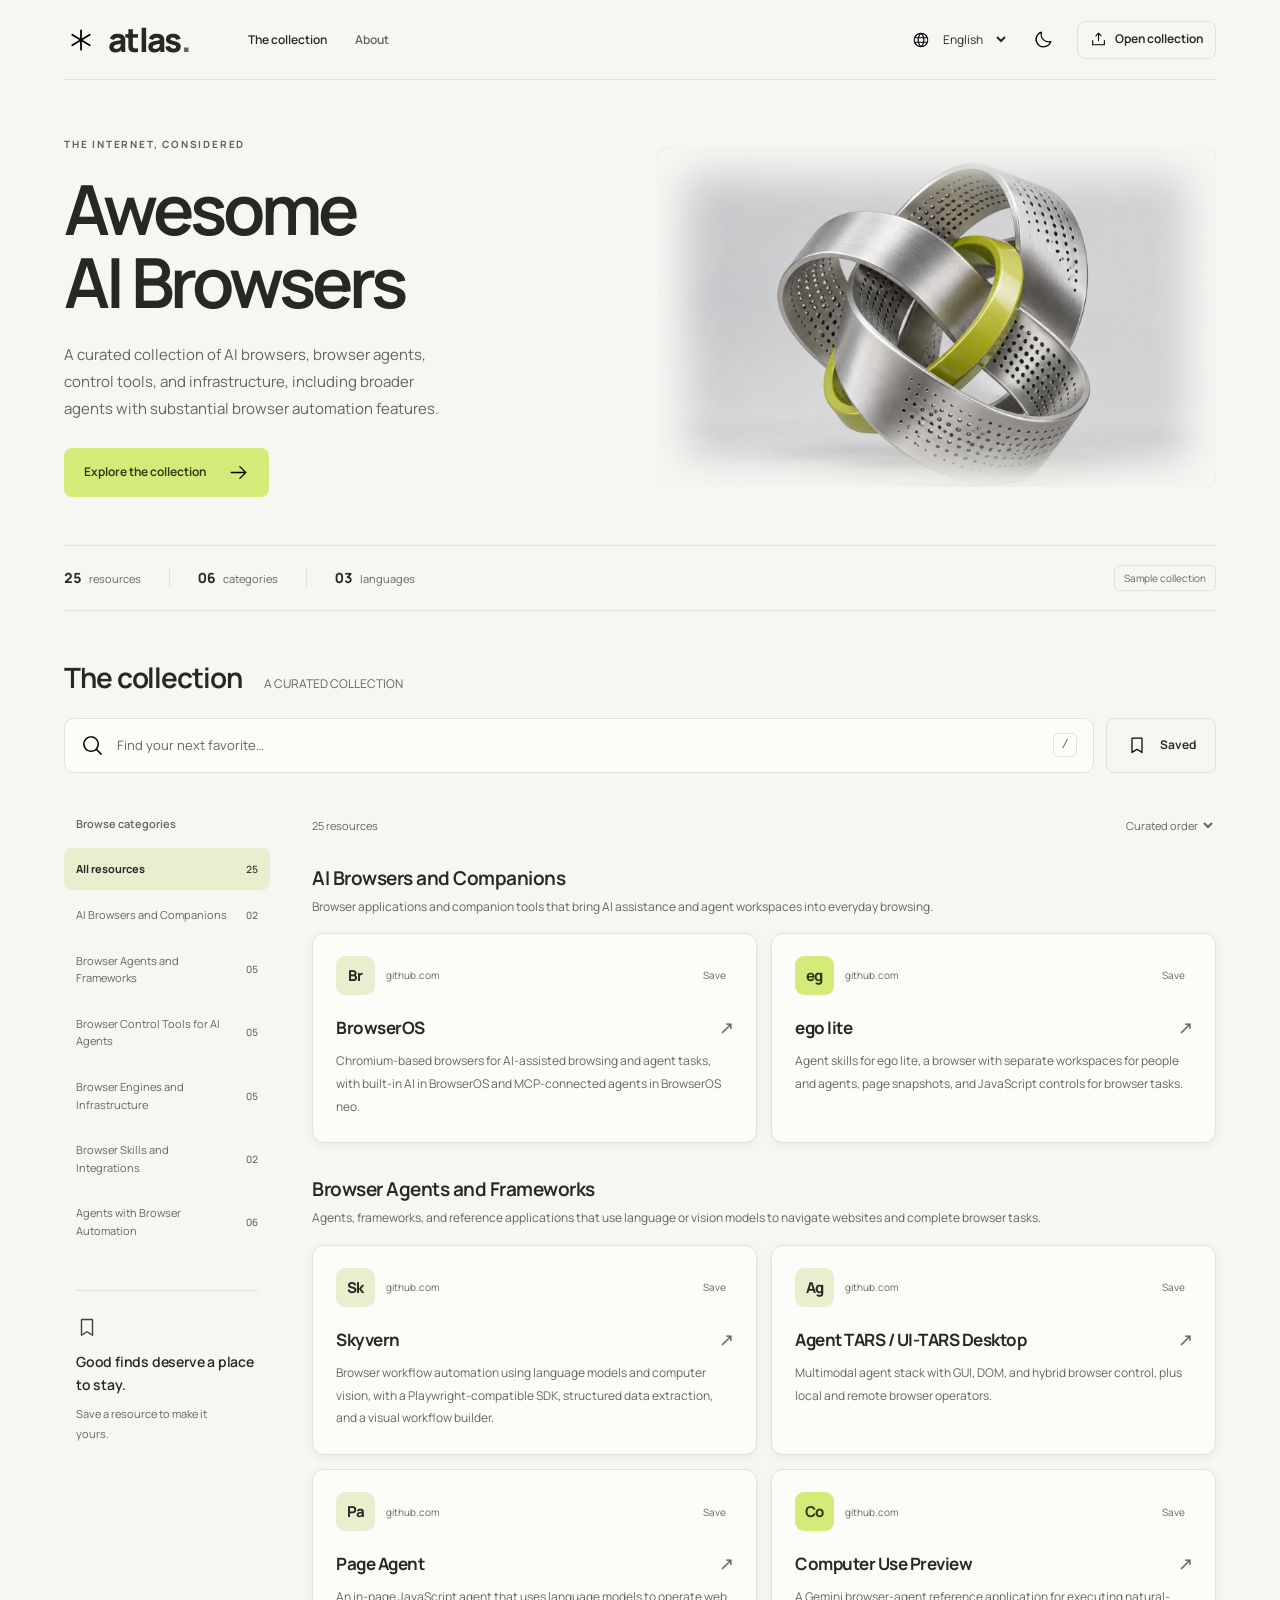
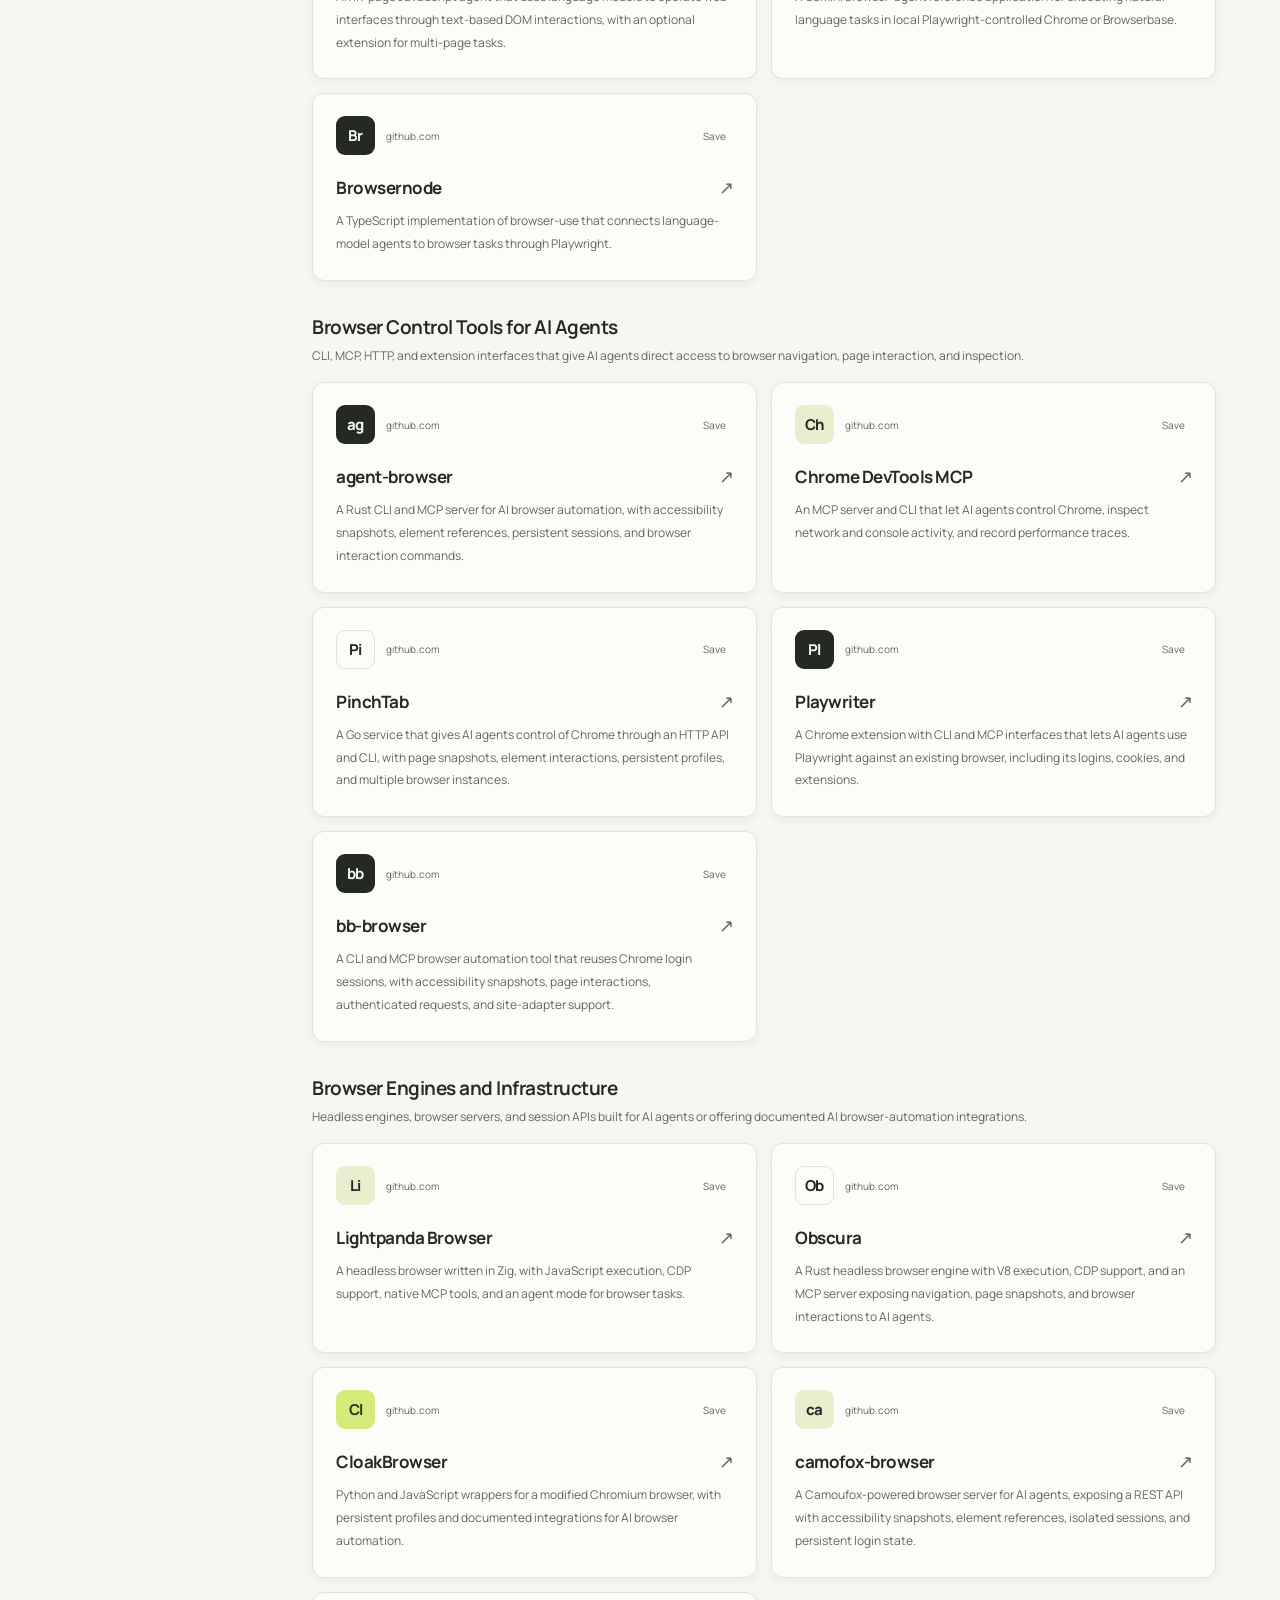
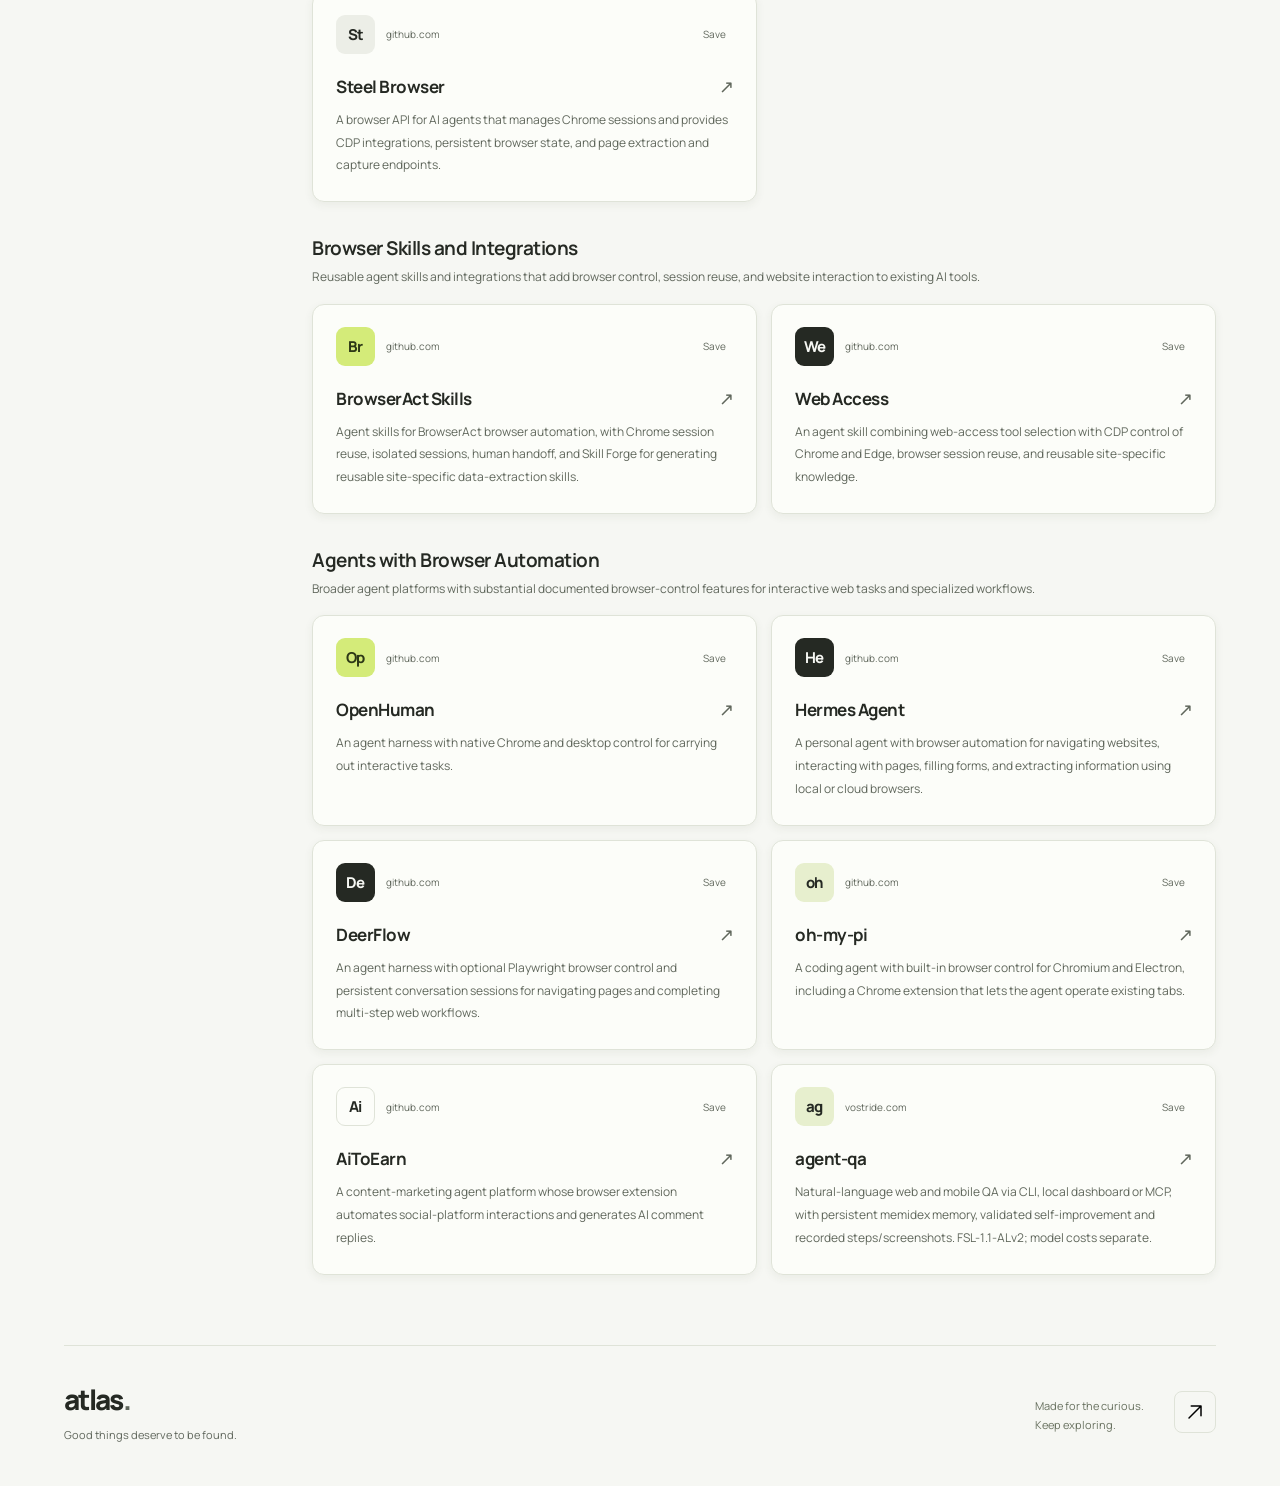
<file: docs/index.html>
<!doctype html><html lang="en"><head><meta charset="utf-8"><meta name="viewport" content="width=device-width, initial-scale=1"><title>Awesome AI Browsers</title><script>location.replace("taste/index.html" + location.search + location.hash);</script><noscript><meta http-equiv="refresh" content="0;url=taste/index.html"></noscript></head><body><p><a href="taste/index.html">Open Awesome AI Browsers</a></p></body></html>
</file>
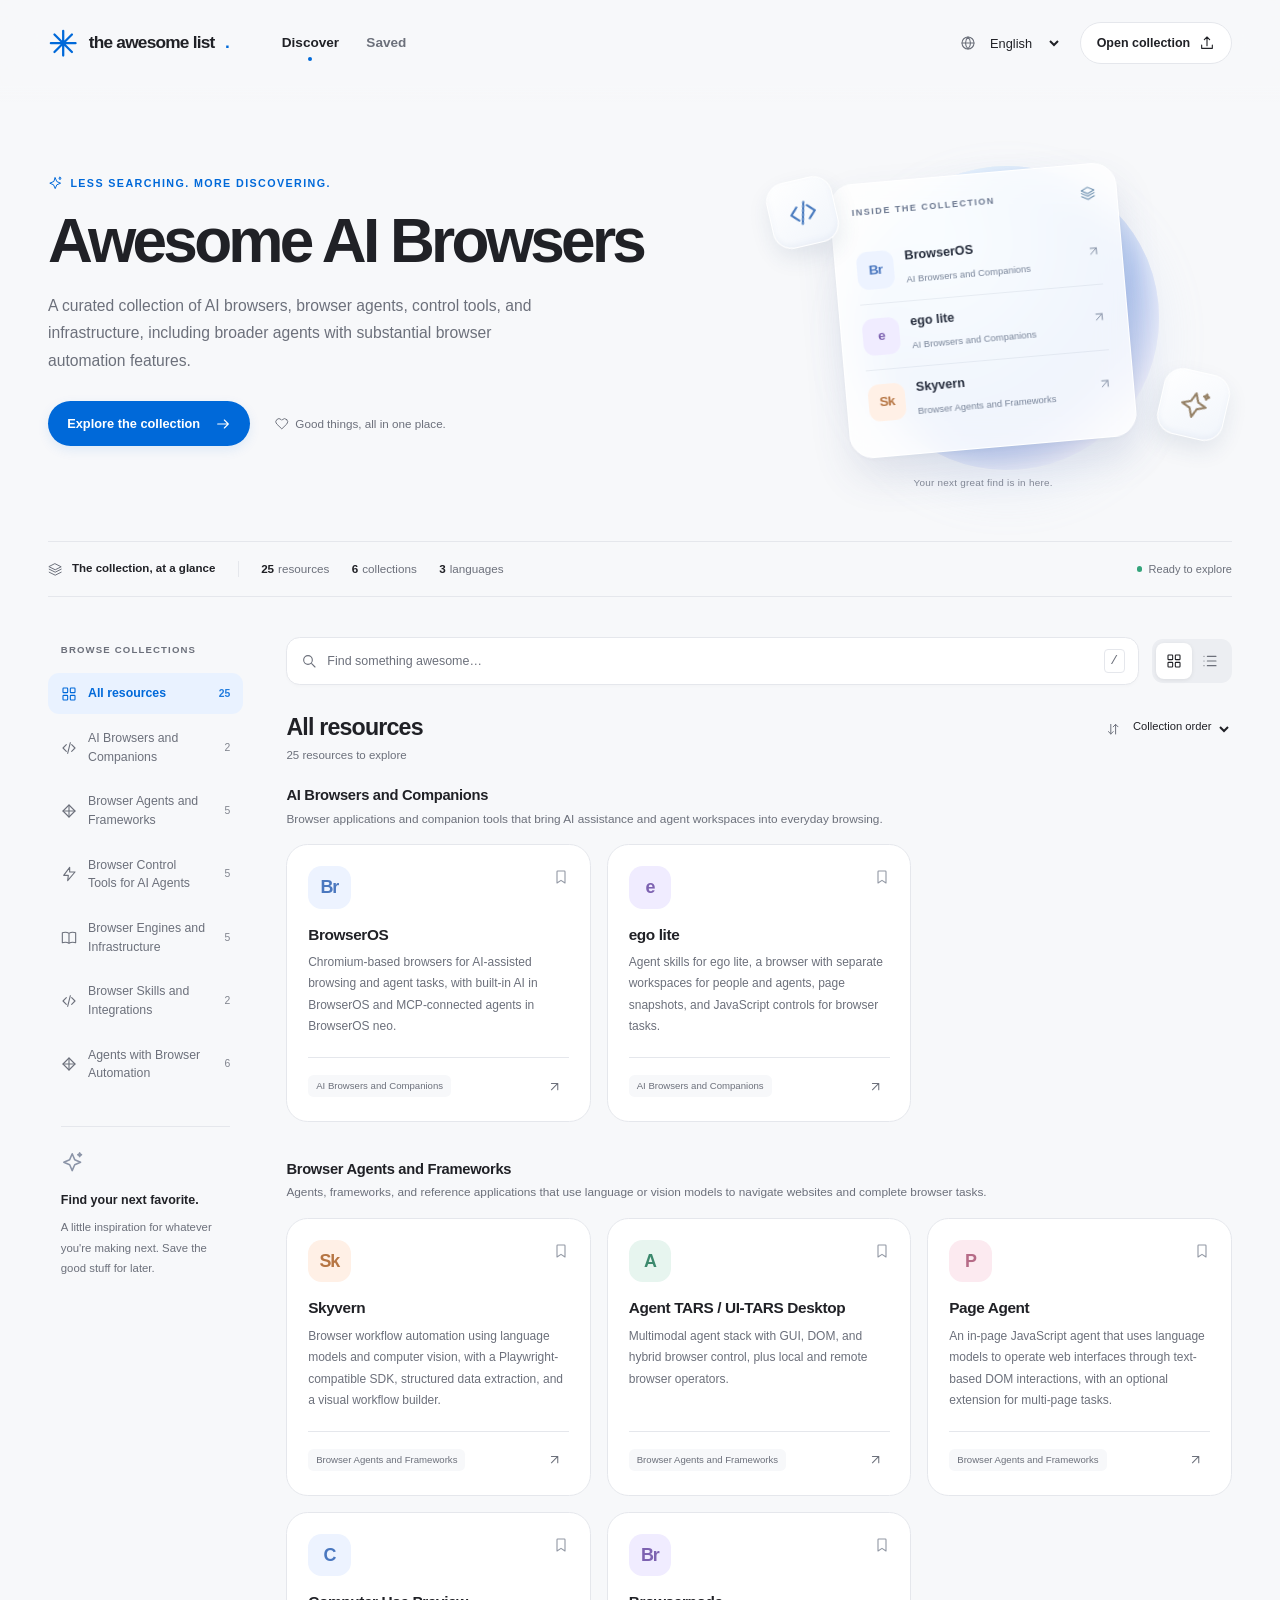
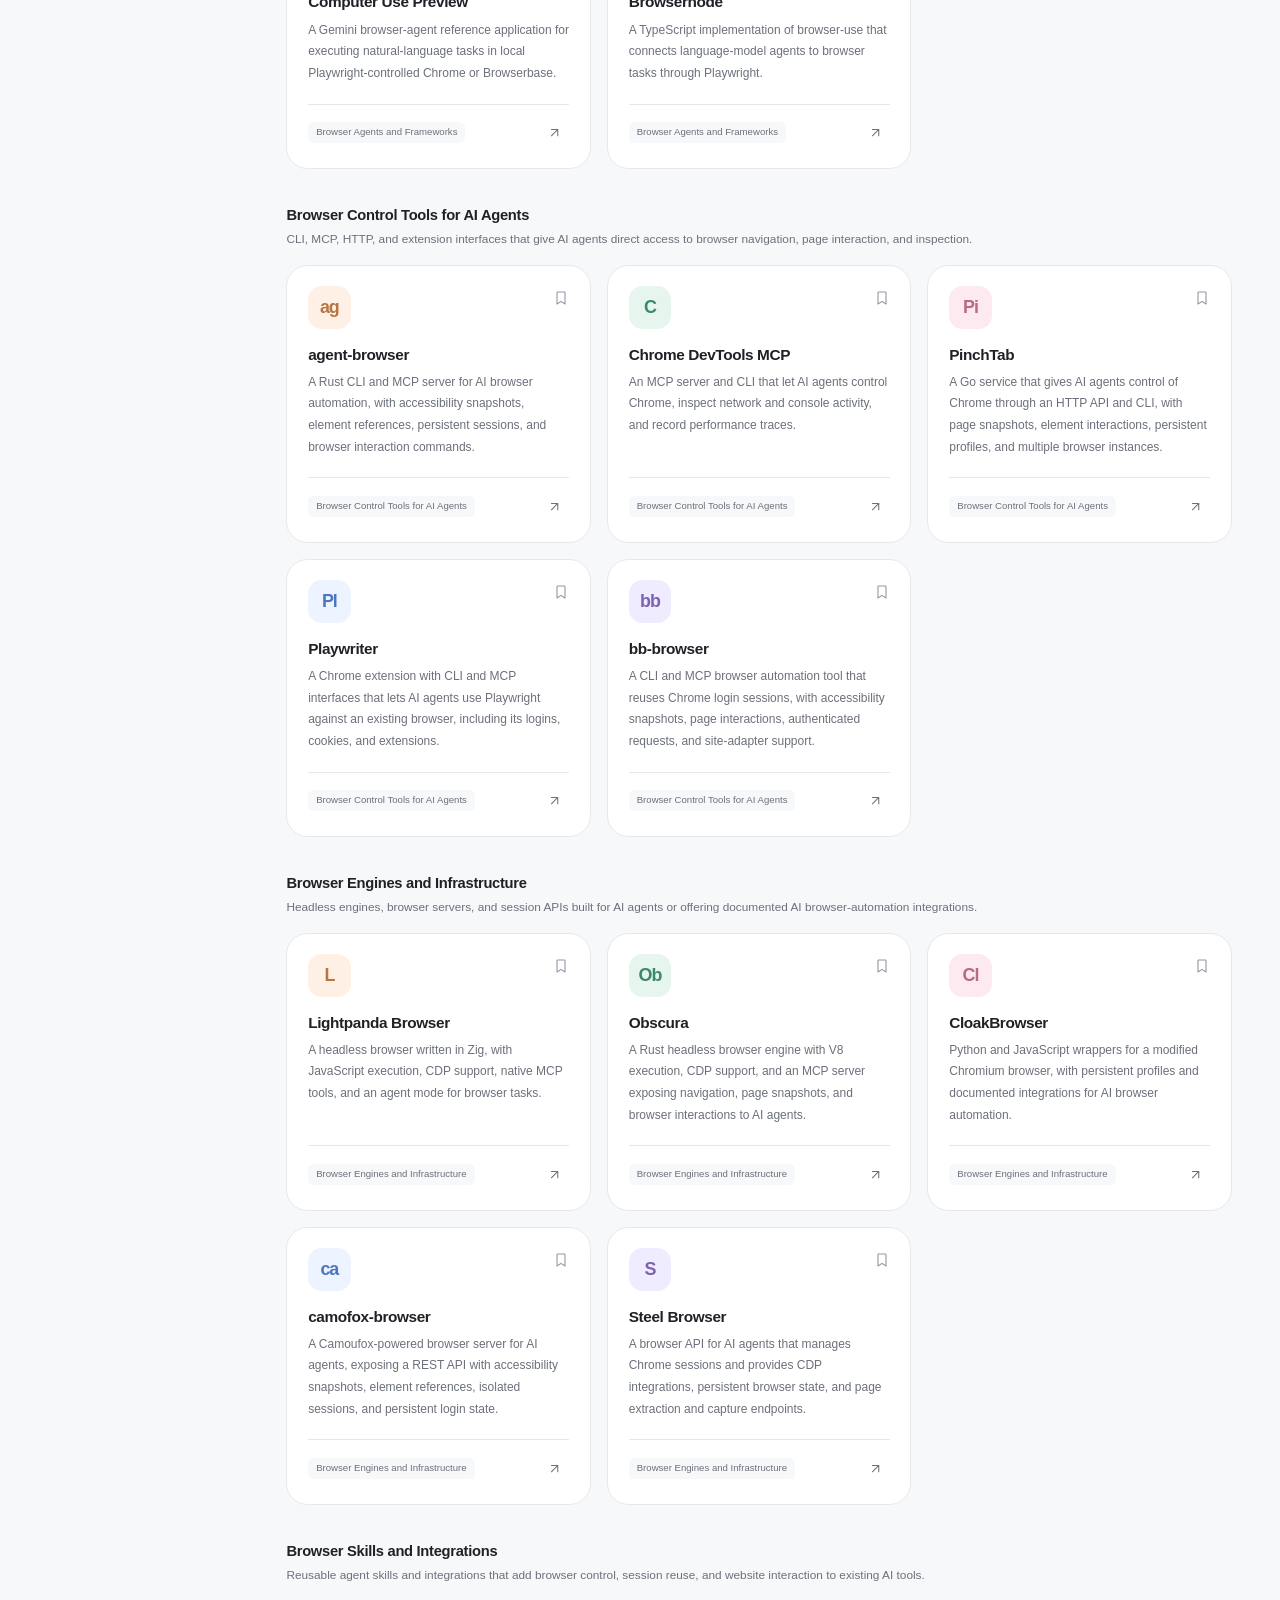
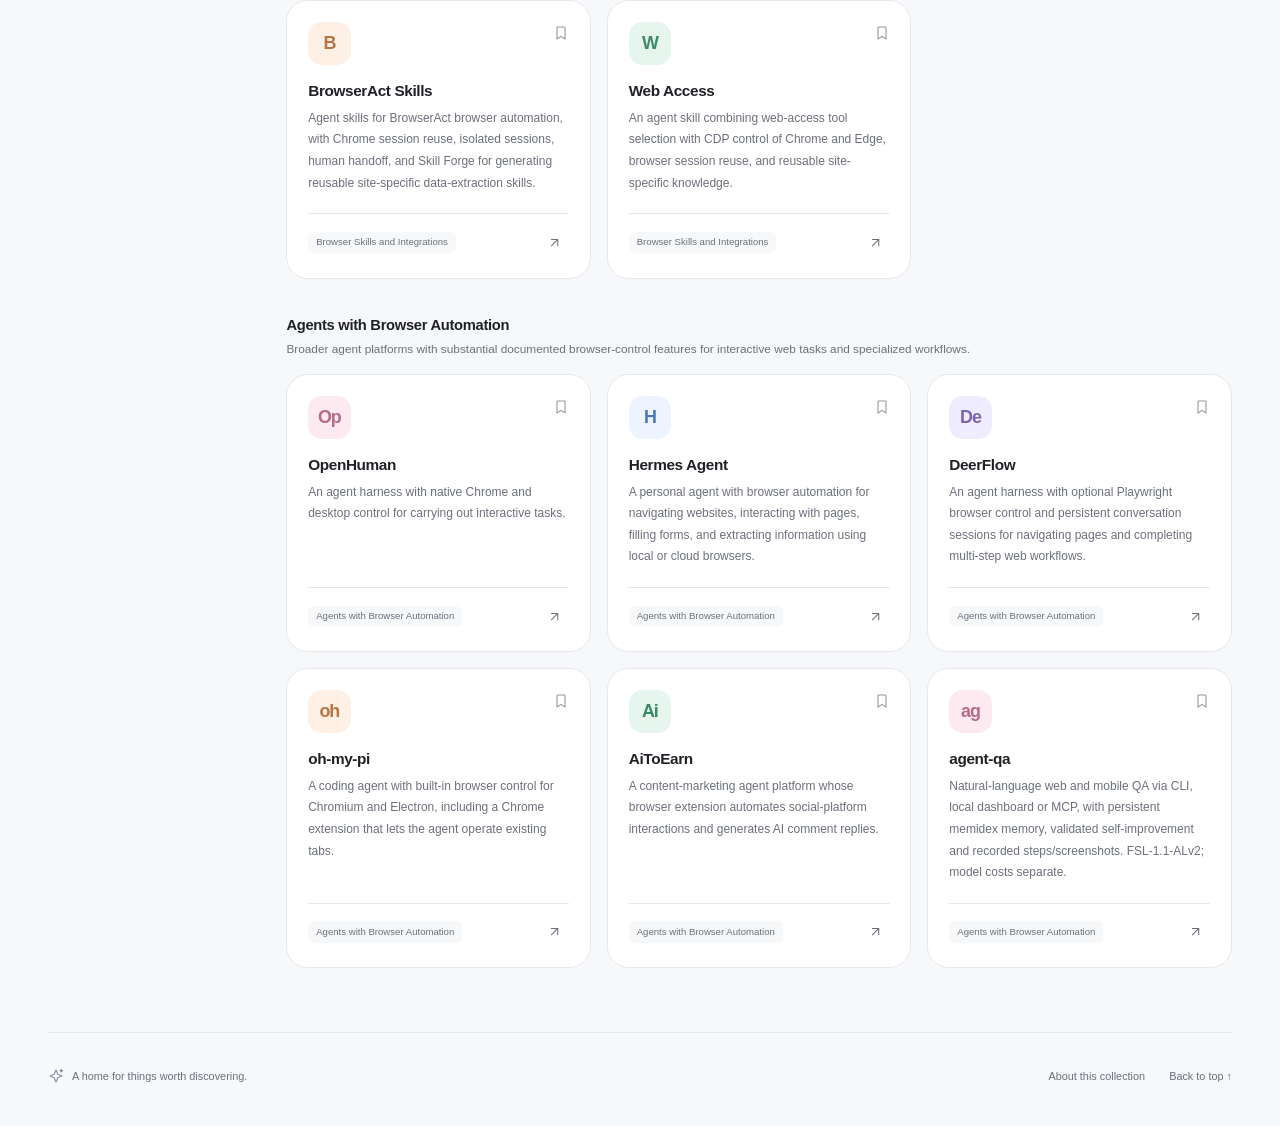
<file: docs/apple/index.html>
<!doctype html>
<html lang="en">
<head>
  <meta charset="utf-8">
  <meta name="viewport" content="width=device-width, initial-scale=1">
  <meta name="color-scheme" content="light dark">
  <meta name="description" content="A thoughtfully organized collection of useful tools and resources.">
  <title>Awesome AI Browsers</title>
  <style>
    :root {
      font: 100%/1.5 -apple-system, BlinkMacSystemFont, "Segoe UI", sans-serif;
      font-optical-sizing: auto;
      --bg: #f7f8fa; --surface: #fff; --ink: #202126; --muted: #6c707b;
      --line: #e5e7ec; --blue: #0069d9; --blue-soft: #e9f2ff;
      --glass: rgb(247 248 250 / .84); --shadow: 0 12px 36px rgb(25 40 75 / .055);
      --radius: 1.35rem;
    }
    * { box-sizing: border-box; }
    html { scroll-behavior: smooth; scroll-padding-top: 7rem; }
    body { margin: 0; background: var(--bg); color: var(--ink); -webkit-font-smoothing: antialiased; }
    button, input, select { font: inherit; }
    button, a, select, summary { -webkit-tap-highlight-color: transparent; touch-action: manipulation; }
    button, select { cursor: pointer; }
    button { color: inherit; }
    a { color: inherit; text-decoration: none; }
    button { border: 0; }
    button:active, .primary:active { transform: scale(.97); transition: none; }
    :focus-visible { outline: 3px solid var(--blue); outline-offset: 4px; }
    [hidden] { display: none !important; }
    svg { width: 1.25rem; height: 1.25rem; flex: 0 0 auto; fill: none; stroke: currentColor; stroke-width: 1.65; stroke-linecap: round; stroke-linejoin: round; }
    .sr-only { position: absolute; width: 1px; height: 1px; padding: 0; overflow: hidden; clip: rect(0,0,0,0); white-space: nowrap; border: 0; }
    .skip-link { position: fixed; top: .6rem; left: 1rem; padding: .75rem 1rem; background: var(--surface); z-index: 100; transform: translateY(-180%); border-radius: .7rem; }
    .skip-link:focus { transform: none; }
    .wrap { width: min(80rem, calc(100% - 6rem)); margin-inline: auto; }
    .topbar { position: sticky; top: 0; z-index: 20; background: var(--glass); backdrop-filter: blur(24px) saturate(160%); -webkit-backdrop-filter: blur(24px) saturate(160%); }
    .topbar::after { content: ""; position: absolute; height: 1rem; top: 100%; left: 0; right: 0; background: linear-gradient(var(--glass), transparent); pointer-events: none; }
    .nav { height: 5.4rem; display: flex; align-items: center; gap: 3.3rem; }
    .brand { display: inline-flex; align-items: center; gap: .65rem; font-size: 1.08rem; font-weight: 720; letter-spacing: -.045em; white-space: nowrap; }
    .brand-mark { width: 1.9rem; height: 1.9rem; color: var(--blue); stroke-width: 2.4; }
    .nav-tabs { display: flex; align-items: center; gap: 1.7rem; }
    .nav-tab { position: relative; padding: .8rem 0; background: transparent; font-size: .85rem; font-weight: 560; color: var(--muted); }
    .nav-tab[aria-pressed="true"] { color: var(--ink); }
    .nav-tab[aria-pressed="true"]::after { content: ""; position: absolute; left: 0; right: 0; bottom: .3rem; margin: auto; width: .25rem; height: .25rem; border-radius: 50%; background: var(--blue); }
    .save-count { font-size: .66rem; padding: .1rem .35rem; border-radius: .35rem; background: var(--line); margin-left: .3rem; }
    .nav-actions { display: flex; align-items: center; gap: 1.1rem; margin-left: auto; }
    .language-control { display: flex; align-items: center; gap: .4rem; }
    .language-control svg { width: 1rem; height: 1rem; color: var(--muted); }
    select { background: transparent; border: 0; color: var(--ink); padding: .65rem .25rem; font-size: .8rem; max-width: 10rem; }
    option { color: var(--ink); background: var(--surface); }
    .subtle-button { display: inline-flex; align-items: center; justify-content: center; gap: .55rem; padding: .65rem 1rem; border: 1px solid var(--line); border-radius: 2rem; background: var(--surface); font-size: .78rem; font-weight: 600; transition: box-shadow .2s, transform .2s; }
    .subtle-button:hover { box-shadow: 0 3px 12px rgb(0 0 0 / .06); }
    .subtle-button svg { width: 1rem; height: 1rem; }
    .hero { display: grid; grid-template-columns: 1.25fr 1fr; align-items: center; gap: 4rem; padding: 4rem 0 4.4rem; }
    .hero:has(.hero-art[hidden]) { grid-template-columns: 1fr; }
    .eyebrow { display: flex; align-items: center; gap: .5rem; color: var(--blue); font-size: .67rem; font-weight: 700; letter-spacing: .13em; text-transform: uppercase; }
    .eyebrow svg { width: .9rem; height: .9rem; }
    h1 { margin: 1.15rem 0 1.1rem; font-size: clamp(2.8rem, 4.85vw, 4.55rem); font-weight: 710; line-height: 1.045; letter-spacing: -.06em; overflow-wrap: anywhere; }
    h1 span { display: block; color: #7c8392; }
    .hero-description { max-width: 31rem; margin: 0; color: var(--muted); font-size: .98rem; line-height: 1.75; white-space: pre-line; }
    .hero-bottom { display: flex; align-items: center; flex-wrap: wrap; gap: 1.6rem; margin-top: 1.7rem; }
    .primary { display: inline-flex; align-items: center; justify-content: center; gap: .9rem; background: var(--blue); color: #fff; border-radius: 2rem; padding: .8rem 1.2rem; font-size: .8rem; font-weight: 560; box-shadow: 0 4px 12px rgb(0 105 217 / .1); transition: background .2s, transform .2s; }
    .primary:hover { background: #005bbb; }
    .primary svg { width: 1rem; height: 1rem; }
    .hero-note { font-size: .73rem; color: var(--muted); display: inline-flex; align-items: center; gap: .4rem; }
    .hero-note svg { width: .85rem; height: .85rem; }
    .hero-art { position: relative; display: grid; place-items: center; min-height: 20rem; isolation: isolate; }
    .halo { position: absolute; width: 19rem; height: 19rem; border-radius: 50%; z-index: -2; background: radial-gradient(circle at 27% 24%, #e4f3ff, #c0d7f5 43%, #b4c8f0 62%, #dddff4 82%); box-shadow: inset 0 0 30px rgb(255 255 255 / .8), 0 20px 50px rgb(164 187 232 / .15); transform: translate(1.5rem, .5rem); }
    .halo::after { content: ""; position: absolute; width: 9rem; height: 9rem; border: 1px solid rgb(255 255 255 / .65); border-radius: 50%; inset: 5rem; }
    .floating-icon { position: absolute; z-index: 2; display: grid; place-items: center; width: 4.2rem; height: 4.2rem; border-radius: 1.2rem; background: linear-gradient(145deg, #fff, #f1f5fb); border: 1px solid #fff; color: #4679be; box-shadow: 0 10px 22px rgb(43 69 107 / .1), inset 0 -3px 5px rgb(174 188 214 / .12); }
    .floating-icon svg { width: 2rem; height: 2rem; stroke-width: 1.6; }
    .floating-icon.one { left: 7%; top: 9%; transform: rotate(-13deg); }
    .floating-icon.two { right: 1%; bottom: 10%; transform: rotate(13deg); color: #968267; }
    .collection-preview { width: 18rem; padding: 1.3rem; border-radius: 1.5rem; background: rgb(255 255 255 / .79); border: 1px solid #fff; backdrop-filter: blur(18px); box-shadow: 0 20px 40px rgb(63 85 128 / .12), 0 2px 5px rgb(63 85 128 / .03); transform: rotate(-5deg); }
    .preview-heading { display: flex; align-items: center; justify-content: space-between; gap: 1rem; margin-bottom: 1.15rem; color: #6c7890; font-size: .57rem; font-weight: 650; letter-spacing: .16em; }
    .preview-heading svg { width: .95rem; height: .95rem; color: #6a8eae; }
    .preview-row { display: flex; align-items: center; gap: .7rem; padding: .7rem 0; color: #242b3b; }
    .preview-row + .preview-row { border-top: 1px solid rgb(139 151 177 / .15); }
    .preview-row strong { display: block; font-size: .79rem; font-weight: 630; }
    .preview-row small { font-size: .59rem; color: #778398; }
    .preview-row > svg { width: .9rem; margin-left: auto; color: #7f8ba1; }
    .preview-row .resource-icon { width: 2.35rem; height: 2.35rem; font-size: .85rem; border-radius: .7rem; }
    .art-caption { position: absolute; bottom: -1.3rem; left: 0; right: 0; text-align: center; color: #818795; font-size: .62rem; letter-spacing: .025em; }
    .collection-strip { display: flex; align-items: center; gap: 1.4rem; padding: 1.15rem 0; border-top: 1px solid var(--line); border-bottom: 1px solid var(--line); margin-bottom: 2.5rem; }
    .strip-label { display: flex; align-items: center; gap: .6rem; font-size: .72rem; font-weight: 600; }
    .strip-label svg { width: .9rem; height: .9rem; color: var(--muted); }
    .strip-separator { height: 1rem; width: 1px; background: var(--line); }
    .strip-stat { font-size: .73rem; color: var(--muted); }
    .strip-stat strong { color: var(--ink); font-weight: 600; margin-right: .25rem; }
    .strip-end { margin-left: auto; font-size: .69rem; color: var(--muted); display: flex; align-items: center; gap: .4rem; }
    .status-dot { display: inline-block; width: .35rem; height: .35rem; border-radius: 50%; background: #34a47b; }
    .library { display: grid; grid-template-columns: 12.2rem minmax(0, 1fr); gap: 2.7rem; align-items: start; padding-bottom: 4rem; }
    .sidebar { position: sticky; top: 7.2rem; }
    .sidebar-label { font-size: .6rem; color: var(--muted); font-weight: 650; letter-spacing: .12em; text-transform: uppercase; margin: .35rem 0 1rem .8rem; }
    .category-list { display: flex; flex-direction: column; gap: .25rem; }
    .category { width: 100%; display: flex; align-items: center; gap: .7rem; text-align: left; border-radius: .7rem; padding: .7rem .8rem; background: transparent; color: var(--muted); font-size: .77rem; transition: background .15s, color .15s; }
    .category:hover { color: var(--ink); background: var(--line); }
    .category[aria-pressed="true"] { color: var(--blue); background: var(--blue-soft); font-weight: 600; }
    .category svg { width: 1rem; height: 1rem; }
    .category-name { overflow-wrap: anywhere; }
    .category-count { margin-left: auto; font-size: .65rem; opacity: .85; padding-left: .5rem; }
    .category.nested { padding-left: calc(.8rem + min(var(--depth), 3) * .85rem); font-size: .71rem; }
    .category.nested svg { width: .8rem; height: .8rem; }
    .sidebar-note { margin: 2rem .8rem 0; padding-top: 1.5rem; border-top: 1px solid var(--line); color: var(--muted); font-size: .71rem; line-height: 1.8; }
    .sidebar-note svg { margin-bottom: .6rem; width: 1.4rem; height: 1.4rem; color: #8b94a7; }
    .sidebar-note strong { display: block; color: var(--ink); font-size: .78rem; font-weight: 600; margin-bottom: .35rem; }
    .sidebar-note p { margin: 0; }
    .toolbar { display: flex; gap: .8rem; align-items: center; margin-bottom: 1.8rem; }
    .search-box { display: flex; align-items: center; gap: .65rem; background: var(--surface); border: 1px solid var(--line); border-radius: .85rem; padding: .25rem .85rem; flex: 1; min-width: 0; box-shadow: 0 2px 3px rgb(0 0 0 / .015); }
    .search-box:focus-within { border-color: var(--blue); outline: 3px solid var(--blue-soft); }
    .search-box > svg { width: 1rem; color: var(--muted); }
    .search-box input { width: 100%; min-width: 0; background: transparent; border: 0; outline: none; color: var(--ink); padding: .6rem 0; font-size: .78rem; }
    .search-box input::placeholder { color: var(--muted); opacity: 1; }
    .search-box kbd { font: .6rem inherit; border: 1px solid var(--line); color: var(--muted); padding: .1rem .35rem; border-radius: .25rem; white-space: nowrap; }
    .clear-search { background: transparent; display: grid; place-items: center; min-width: 1.7rem; min-height: 1.7rem; }
    .clear-search svg { width: .9rem; height: .9rem; }
    .view-switch { display: flex; padding: .25rem; background: #eceef2; border-radius: .7rem; }
    .view-button { display: grid; place-items: center; width: 2.25rem; height: 2.25rem; background: transparent; color: var(--muted); border-radius: .5rem; }
    .view-button[aria-pressed="true"] { background: var(--surface); color: var(--ink); box-shadow: 0 1px 4px rgb(0 0 0 / .08); }
    .view-button svg { width: 1rem; height: 1rem; }
    .results-top { display: flex; align-items: flex-start; justify-content: space-between; gap: 1rem; margin-bottom: 1.2rem; }
    h2 { font-size: 1.45rem; font-weight: 650; line-height: 1.2; letter-spacing: -.035em; margin: 0 0 .35rem; overflow-wrap: anywhere; }
    .result-count { font-size: .72rem; color: var(--muted); margin: 0; }
    .sort-control { display: flex; align-items: center; gap: .3rem; white-space: nowrap; color: var(--muted); padding-top: .1rem; }
    .sort-control svg { width: .9rem; height: .9rem; }
    .sort-control select { font-size: .7rem; padding-top: .2rem; }
    .section-heading { margin: 2.2rem 0 1rem; }
    .section-heading:first-child { margin-top: .5rem; }
    .section-heading h3 { margin: 0; font-size: .92rem; font-weight: 620; letter-spacing: -.02em; }
    .section-heading p { margin: .3rem 0 0; font-size: .74rem; color: var(--muted); white-space: pre-line; }
    .section-heading .section-path { display: block; font-size: .65rem; color: var(--muted); margin-bottom: .35rem; }
    .resource-grid { display: grid; grid-template-columns: repeat(3, minmax(0, 1fr)); gap: 1rem; }
    .resource-card { display: flex; flex-direction: column; min-width: 0; position: relative; background: var(--surface); border: 1px solid var(--line); border-radius: var(--radius); padding: 1.3rem; transition: transform .22s ease, box-shadow .22s ease, border-color .22s ease; }
    .resource-card:hover { transform: translateY(-3px); border-color: #cbd5e4; box-shadow: var(--shadow); }
    .card-top { display: flex; align-items: flex-start; justify-content: space-between; gap: .6rem; margin-bottom: 1rem; }
    .resource-icon { display: grid; place-items: center; width: 2.65rem; height: 2.65rem; border-radius: .85rem; background: var(--tile-bg, #e9f2ff); color: var(--tile-ink, #3976b9); font-size: 1.12rem; font-weight: 700; letter-spacing: -.055em; flex-shrink: 0; }
    .bookmark { display: grid; place-items: center; background: transparent; color: #9298a4; border-radius: .5rem; width: 2rem; height: 2rem; margin: -.3rem -.5rem 0 0; }
    .bookmark svg { width: 1rem; height: 1rem; }
    .bookmark:hover { background: var(--bg); color: var(--blue); }
    .bookmark[aria-pressed="true"] { color: var(--blue); }
    .bookmark[aria-pressed="true"] svg { fill: var(--blue-soft); }
    .resource-card h4 { margin: 0 0 .4rem; font-size: .96rem; font-weight: 650; line-height: 1.35; letter-spacing: -.025em; overflow-wrap: anywhere; }
    .resource-card h4 a:hover { color: var(--blue); }
    .entry-path { display: block; color: var(--muted); font-size: .6rem; line-height: 1.5; margin-bottom: .3rem; overflow-wrap: anywhere; }
    .card-description { font-size: .75rem; line-height: 1.8; color: var(--muted); margin: 0 0 1.2rem; white-space: pre-line; overflow-wrap: anywhere; }
    .card-footer { display: flex; justify-content: space-between; align-items: center; gap: .5rem; margin-top: auto; padding-top: .85rem; border-top: 1px solid var(--line); min-width: 0; }
    .category-tag { padding: .22rem .5rem; border-radius: .35rem; background: var(--bg); color: var(--muted); font-size: .6rem; max-width: 80%; overflow-wrap: anywhere; }
    .visit-link { display: grid; place-items: center; color: var(--muted); min-width: 1.8rem; min-height: 1.8rem; border-radius: .4rem; }
    .visit-link svg { width: .95rem; height: .95rem; }
    .visit-link:hover { background: var(--blue-soft); color: var(--blue); }
    .resource-grid.list-view { grid-template-columns: 1fr; }
    .list-view .resource-card { display: grid; grid-template-columns: 2.65rem minmax(0, 1fr) auto; column-gap: 1.2rem; padding: 1.2rem; }
    .list-view .card-top { display: contents; }
    .list-view .resource-icon { grid-column: 1; grid-row: 1 / 4; }
    .list-view .bookmark { grid-column: 3; grid-row: 1; margin: 0; }
    .list-view .card-text { grid-column: 2; grid-row: 1 / 3; }
    .list-view .card-description { margin-bottom: .5rem; }
    .list-view .card-footer { grid-column: 2 / 4; padding-top: .5rem; border: 0; }
    .empty { padding: 4rem 1rem; text-align: center; border: 1px dashed var(--line); border-radius: var(--radius); background: var(--surface); }
    .empty > svg { color: #8797b1; width: 2.3rem; height: 2.3rem; margin-bottom: 1rem; }
    .empty h3 { margin: 0; font-size: 1.1rem; font-weight: 600; }
    .empty p { color: var(--muted); font-size: .8rem; margin: .6rem 0 1.5rem; }
    .footer { display: flex; justify-content: space-between; align-items: center; flex-wrap: wrap; gap: 1rem; padding: 1.8rem 0 2.2rem; border-top: 1px solid var(--line); color: var(--muted); font-size: .68rem; }
    .footer-brand { display: flex; align-items: center; gap: .5rem; }
    .footer-brand svg { width: 1rem; height: 1rem; color: #8490a6; }
    .footer-actions { display: flex; gap: 1.5rem; }
    .text-button { padding: .4rem 0; background: transparent; color: var(--muted); font-size: inherit; }
    .text-button:hover { color: var(--blue); }
    .toast { position: fixed; bottom: 1.5rem; left: 50%; transform: translateX(-50%); max-width: calc(100% - 2rem); width: max-content; padding: .85rem 1.2rem; background: var(--ink); color: var(--surface); border-radius: .85rem; box-shadow: var(--shadow); font-size: .8rem; z-index: 50; }
    dialog { width: min(30rem, calc(100% - 2rem)); max-height: calc(100dvh - 3rem); border: 1px solid var(--line); border-radius: 1.5rem; padding: 2rem; background: var(--surface); color: var(--ink); box-shadow: 0 25px 100px rgb(0 0 0 / .2); }
    dialog::backdrop { background: rgb(20 27 42 / .3); backdrop-filter: blur(6px); }
    .dialog-top { display: flex; justify-content: space-between; align-items: center; gap: 1rem; }
    .dialog-top h2 { font-size: 1.5rem; margin: 0; }
    .close-dialog { display: grid; place-items: center; background: var(--bg); width: 2rem; height: 2rem; border-radius: 50%; }
    dialog p { color: var(--muted); font-size: .85rem; line-height: 1.8; }
    dialog .primary { margin-top: .5rem; }
    .load-error { padding: .9rem 1.2rem; border: 1px solid #eab4aa; border-radius: .75rem; color: #943c2c; background: #fff3ef; font-size: .8rem; margin-top: 1rem; overflow-wrap: anywhere; }
    @media (min-width: 1600px) { .hero { padding-block: 5rem; } }
    @media (max-width: 1150px) {
      .wrap { width: calc(100% - 4rem); }
      .nav { gap: 2rem; }
      .hero { gap: 2rem; }
      .hero-art { transform: scale(.9); }
      .library { grid-template-columns: 11rem minmax(0, 1fr); gap: 1.7rem; }
      .resource-grid { grid-template-columns: repeat(2, minmax(0, 1fr)); }
    }
    @media (max-width: 800px) {
      .wrap { width: calc(100% - 2.5rem); }
      .nav { height: auto; min-height: 5rem; gap: 1rem; flex-wrap: wrap; padding-block: 1rem .65rem; }
      .brand { font-size: 1rem; }
      .brand-mark { width: 1.7rem; }
      .nav-tabs { order: 3; width: 100%; justify-content: center; gap: 2rem; }
      .nav-tab { padding-block: .5rem; }
      .nav-tab[aria-pressed="true"]::after { bottom: 0; }
      .nav-actions { gap: .6rem; }
      .open-label { display: none; }
      #open-file { width: 2.25rem; height: 2.25rem; padding: 0; }
      .hero { padding: 2.4rem 0; gap: 0; grid-template-columns: 1fr; }
      h1 { font-size: clamp(2.5rem, 8.8vw, 4.5rem); }
      .hero-description { max-width: 36rem; font-size: .9rem; }
      .hero-art { display: none; }
      .hero-bottom { gap: 1rem; }
      .collection-strip { margin-bottom: 1.7rem; gap: .9rem; flex-wrap: wrap; }
      .strip-end { display: none; }
      .library { display: block; }
      .sidebar { position: static; margin-bottom: 1.3rem; }
      .sidebar-label, .sidebar-note { display: none; }
      .category-list { flex-direction: row; overflow-x: auto; padding: .3rem .15rem .65rem; scrollbar-width: thin; }
      .category { width: auto; flex: 0 0 auto; padding: .65rem .85rem; }
      .category.nested { padding-left: .85rem; }
      .category.nested svg { display: none; }
      .category-count { padding: 0; }
      .toolbar { margin-bottom: 1.4rem; }
      .sidebar + .catalogue { scroll-margin-top: 8rem; }
      .footer { font-size: .65rem; }
    }
    @media (max-width: 480px) {
      .wrap { width: calc(100% - 2rem); }
      .language-control svg { display: none; }
      .language-control select { font-size: .73rem; max-width: 7rem; }
      .resource-grid { grid-template-columns: 1fr; }
      .resource-card { padding: 1.2rem; }
      .card-top { margin-bottom: .8rem; }
      .card-description { font-size: .8rem; }
      .bookmark, .visit-link { width: 2.75rem; height: 2.75rem; }
      .bookmark { margin-top: -.5rem; }
      .strip-label { display: none; }
      .strip-separator { display: none; }
      .collection-strip { gap: 1.2rem; }
      .search-box kbd { display: none; }
      h2 { font-size: 1.3rem; }
      .results-top { gap: .5rem; }
      .list-view .resource-card { grid-template-columns: 2.65rem minmax(0, 1fr) 2rem; gap: .8rem; }
      .list-view .bookmark { width: 2rem; height: 2rem; }
    }
    @media (prefers-color-scheme: dark) {
      :root { --bg: #151619; --surface: #202226; --ink: #f2f3f6; --muted: #a1a6b2; --line: #34373d; --blue: #6cafff; --blue-soft: #20354e; --glass: rgb(21 22 25 / .87); --shadow: 0 12px 36px rgb(0 0 0 / .2); }
      .primary { background: #297add; color: white; }
      .primary:hover { background: #1c6bcb; }
      .view-switch { background: #101114; }
      h1 span { color: #999faa; }
      .halo { opacity: .55; }
      .collection-preview { background: rgb(235 244 255 / .9); }
      .resource-icon { background: color-mix(in srgb, var(--tile-bg, #e9f2ff) 80%, #fff); }
      .resource-card:hover { border-color: #626e82; }
      .load-error { background: #3b2522; color: #ffc3b7; border-color: #775048; }
    }
    @media (prefers-reduced-transparency: reduce) {
      .topbar, .collection-preview { backdrop-filter: none; -webkit-backdrop-filter: none; }
      .topbar { background: var(--bg); }
      .collection-preview { background: #f4f8fd; }
      dialog::backdrop { backdrop-filter: none; background: rgb(20 27 42 / .65); }
    }
    @media (prefers-contrast: more) {
      :root { --muted: #454c58; --line: #8a929e; --glass: var(--bg); }
      .topbar { backdrop-filter: none; }
      .resource-card { border-color: var(--muted); }
      .category-tag { color: var(--ink); }
    }
    @media (prefers-contrast: more) and (prefers-color-scheme: dark) { :root { --muted: #d1d5de; --line: #88919f; } }
    @media (prefers-reduced-motion: reduce) {
      html { scroll-behavior: auto; }
      *, *::before, *::after { transition: none !important; animation: none !important; }
      .resource-card:hover, button:active, .primary:active { transform: none; }
    }
  </style>
</head>
<body>
  <a class="skip-link" href="#catalogue" data-i18n="skip">Skip to resources</a>
  <header class="topbar">
    <nav class="nav wrap" aria-label="Main navigation">
      <a class="brand" href="#" aria-label="The Awesome List home"><svg class="brand-mark" aria-hidden="true" viewBox="0 0 32 32"><path d="M16 3v26M3 16h26M6.8 6.8l18.4 18.4M6.8 25.2 25.2 6.8"/></svg>the awesome list<span style="color:var(--blue)">.</span></a>
      <div class="nav-tabs">
        <button type="button" class="nav-tab" id="discover-tab" aria-pressed="true" data-i18n="discover">Discover</button>
        <button type="button" class="nav-tab" id="saved-tab" aria-pressed="false"><span data-i18n="saved">Saved</span><span class="save-count" id="save-count" hidden>0</span></button>
      </div>
      <div class="nav-actions">
        <label class="language-control"><span data-icon="globe"></span><span class="sr-only" data-i18n="language">Language</span><select id="locale" aria-label="Language"></select></label>
        <button type="button" id="open-file" class="subtle-button"><span class="open-label" data-i18n="open">Open collection</span><span data-icon="upload"></span></button>
        <input type="file" id="file-input" accept=".json,application/json" hidden>
      </div>
    </nav>
  </header>
  <main class="wrap">
    <div id="load-error" class="load-error" role="alert" hidden></div>
    <section class="hero" aria-labelledby="collection-title">
      <div>
        <div class="eyebrow"><span data-icon="sparkles"></span><span data-i18n="eyebrow">Less searching. More discovering.</span></div>
        <h1 id="collection-title"></h1>
        <p class="hero-description" id="collection-description"></p>
        <div class="hero-bottom"><a class="primary" href="#catalogue"><span data-i18n="explore">Explore the collection</span><span data-icon="arrow-right"></span></a><span class="hero-note"><span data-icon="heart"></span><span data-i18n="heroNote">Good things, all in one place.</span></span></div>
      </div>
      <div class="hero-art" aria-hidden="true">
        <div class="halo"></div>
        <div class="floating-icon one"><span data-icon="code"></span></div>
        <div class="floating-icon two"><span data-icon="sparkles"></span></div>
        <div class="collection-preview"><div class="preview-heading"><span data-i18n="inside">INSIDE THE COLLECTION</span><span data-icon="layers"></span></div><div id="preview-rows"></div></div>
        <div class="art-caption" data-i18n="artCaption">Your next great find is in here.</div>
      </div>
    </section>
    <div class="collection-strip">
      <span class="strip-label"><span data-icon="layers"></span><span data-i18n="atGlance">The collection, at a glance</span></span><span class="strip-separator"></span>
      <span class="strip-stat"><strong id="total-resources">0</strong><span data-i18n="resources">resources</span></span>
      <span class="strip-stat"><strong id="total-collections">0</strong><span data-i18n="collections">collections</span></span>
      <span class="strip-stat"><strong id="total-languages">0</strong><span data-i18n="languages">languages</span></span>
      <span class="strip-end"><span class="status-dot"></span><span data-i18n="ready">Ready to explore</span></span>
    </div>
    <div class="library">
      <aside class="sidebar" aria-label="Collection filters">
        <p class="sidebar-label" data-i18n="browse">Browse collections</p>
        <div class="category-list" id="categories"></div>
        <div class="sidebar-note"><span data-icon="sparkles"></span><strong data-i18n="sidebarTitle">Find your next favorite.</strong><p data-i18n="sidebarText">A little inspiration for whatever you're making next. Save the good stuff for later.</p></div>
      </aside>
      <section class="catalogue" id="catalogue" aria-labelledby="results-title" tabindex="-1">
        <div class="toolbar">
          <div class="search-box"><span data-icon="search"></span><label class="sr-only" for="search" data-i18n="searchLabel">Search resources</label><input type="search" id="search" placeholder="Find something awesome…" autocomplete="off"><button type="button" id="clear-search" class="clear-search" hidden><span data-icon="close"></span></button><kbd aria-hidden="true">/</kbd></div>
          <div class="view-switch" role="group" aria-label="Resource layout"><button type="button" class="view-button" id="grid-view" aria-pressed="true"><span data-icon="grid"></span></button><button type="button" class="view-button" id="list-view" aria-pressed="false"><span data-icon="list"></span></button></div>
        </div>
        <div class="results-top"><div><h2 id="results-title"></h2><p class="result-count" id="result-count" role="status" aria-live="polite" aria-atomic="true"></p></div><label class="sort-control"><span data-icon="sort"></span><span class="sr-only" data-i18n="sort">Sort resources</span><select id="sort"><option value="original" data-i18n="collectionOrder">Collection order</option><option value="az" data-i18n="az">Name: A–Z</option></select></label></div>
        <div id="results"></div>
      </section>
    </div>
    <footer class="footer"><span class="footer-brand"><span data-icon="sparkles"></span><span data-i18n="footer">A home for things worth discovering.</span></span><div class="footer-actions"><button type="button" class="text-button" id="about-button" data-i18n="about">About this collection</button><a class="text-button" href="#" data-i18n="backTop">Back to top ↑</a></div></footer>
  </main>
  <div class="toast" id="toast" role="status" aria-live="polite" hidden></div>
  <dialog id="about-dialog" aria-labelledby="about-title"><div class="dialog-top"><h2 id="about-title" data-i18n="aboutTitle">A place for good finds.</h2><button type="button" class="close-dialog" id="close-dialog"><span data-icon="close"></span></button></div><p data-i18n="aboutText">Explore a collection, make it your own. Search for something specific, browse a category, or save a resource to come back to later. Your saved items stay in this browser.</p><p id="collection-origin"></p><button type="button" class="primary" id="dialog-open"><span data-i18n="open">Open collection</span><span data-icon="upload"></span></button></dialog>
  <noscript><p class="wrap">Enable JavaScript to browse this collection. The embedded collection data is available in this HTML file.</p></noscript>

  <!-- Replace this JSON with an object following data/awesome_list.schema.json.
       When embedding generated JSON, escape '<' as '\u003c' to protect the script boundary.
       Alternatively open a JSON file using the page's Open collection button. -->
  <script type="application/json" id="awesome-data">
{
  "defaultLocale": "en",
  "title": {
    "en": "Awesome AI Browsers",
    "zh-CN": "AI \u6d4f\u89c8\u5668\u7cbe\u9009",
    "zh-HK": "AI \u700f\u89bd\u5668\u7cbe\u9078"
  },
  "description": {
    "en": "A curated collection of AI browsers, browser agents, control tools, and infrastructure, including broader agents with substantial browser automation features.",
    "zh-CN": "\u7cbe\u9009 AI \u6d4f\u89c8\u5668\u3001\u6d4f\u89c8\u5668\u667a\u80fd\u4f53\u3001\u63a7\u5236\u5de5\u5177\u548c\u57fa\u7840\u8bbe\u65bd\uff0c\u4ee5\u53ca\u5177\u5907\u5b9e\u8d28\u6027\u6d4f\u89c8\u5668\u81ea\u52a8\u5316\u529f\u80fd\u7684\u7efc\u5408\u667a\u80fd\u4f53\u3002",
    "zh-HK": "\u7cbe\u9078 AI \u700f\u89bd\u5668\u3001\u700f\u89bd\u5668\u667a\u80fd\u9ad4\u3001\u63a7\u5236\u5de5\u5177\u53ca\u57fa\u790e\u8a2d\u65bd\uff0c\u4ee5\u53ca\u5177\u5099\u5be6\u8cea\u700f\u89bd\u5668\u81ea\u52d5\u5316\u529f\u80fd\u7684\u7d9c\u5408\u667a\u80fd\u9ad4\u3002"
  },
  "sections": [
    {
      "title": {
        "en": "AI Browsers and Companions",
        "zh-CN": "AI \u6d4f\u89c8\u5668\u53ca\u914d\u5957\u5de5\u5177",
        "zh-HK": "AI \u700f\u89bd\u5668\u53ca\u914d\u5957\u5de5\u5177"
      },
      "description": {
        "en": "Browser applications and companion tools that bring AI assistance and agent workspaces into everyday browsing.",
        "zh-CN": "\u5c06 AI \u8f85\u52a9\u529f\u80fd\u548c\u667a\u80fd\u4f53\u5de5\u4f5c\u533a\u878d\u5165\u65e5\u5e38\u6d4f\u89c8\u7684\u6d4f\u89c8\u5668\u5e94\u7528\u53ca\u914d\u5957\u5de5\u5177\u3002",
        "zh-HK": "\u5c07 AI \u8f14\u52a9\u529f\u80fd\u53ca\u667a\u80fd\u9ad4\u5de5\u4f5c\u5340\u878d\u5165\u65e5\u5e38\u700f\u89bd\u7684\u700f\u89bd\u5668\u61c9\u7528\u7a0b\u5f0f\u53ca\u914d\u5957\u5de5\u5177\u3002"
      },
      "entries": [
        {
          "name": {
            "en": "BrowserOS",
            "zh-CN": "BrowserOS",
            "zh-HK": "BrowserOS"
          },
          "url": "https://github.com/browseros-ai/BrowserOS",
          "description": {
            "en": "Chromium-based browsers for AI-assisted browsing and agent tasks, with built-in AI in BrowserOS and MCP-connected agents in BrowserOS neo.",
            "zh-CN": "\u57fa\u4e8e Chromium \u7684\u6d4f\u89c8\u5668\uff0c\u652f\u6301 AI \u8f85\u52a9\u6d4f\u89c8\u548c\u667a\u80fd\u4f53\u4efb\u52a1\uff1bBrowserOS \u5185\u7f6e AI\uff0cBrowserOS neo \u901a\u8fc7 MCP \u8fde\u63a5\u5916\u90e8\u667a\u80fd\u4f53\u3002",
            "zh-HK": "\u57fa\u65bc Chromium \u7684\u700f\u89bd\u5668\uff0c\u652f\u63f4 AI \u8f14\u52a9\u700f\u89bd\u53ca\u667a\u80fd\u9ad4\u4efb\u52d9\uff1bBrowserOS \u5167\u7f6e AI\uff0cBrowserOS neo \u900f\u904e MCP \u9023\u63a5\u5916\u90e8\u667a\u80fd\u9ad4\u3002"
          }
        },
        {
          "name": {
            "en": "ego lite",
            "zh-CN": "ego lite",
            "zh-HK": "ego lite"
          },
          "url": "https://github.com/citrolabs/ego-lite",
          "description": {
            "en": "Agent skills for ego lite, a browser with separate workspaces for people and agents, page snapshots, and JavaScript controls for browser tasks.",
            "zh-CN": "\u4e3a ego lite \u6d4f\u89c8\u5668\u63d0\u4f9b\u667a\u80fd\u4f53\u6280\u80fd\uff0c\u5229\u7528\u72ec\u7acb\u7684\u4eba\u4e0e\u667a\u80fd\u4f53\u5de5\u4f5c\u533a\u3001\u9875\u9762\u5feb\u7167\u548c JavaScript \u63a7\u5236\u6267\u884c\u6d4f\u89c8\u5668\u4efb\u52a1\u3002",
            "zh-HK": "\u70ba ego lite \u700f\u89bd\u5668\u63d0\u4f9b\u667a\u80fd\u9ad4\u6280\u80fd\uff0c\u5229\u7528\u7368\u7acb\u7684\u4eba\u8207\u667a\u80fd\u9ad4\u5de5\u4f5c\u5340\u3001\u9801\u9762\u5feb\u7167\u53ca JavaScript \u63a7\u5236\u57f7\u884c\u700f\u89bd\u5668\u4efb\u52d9\u3002"
          }
        }
      ]
    },
    {
      "title": {
        "en": "Browser Agents and Frameworks",
        "zh-CN": "\u6d4f\u89c8\u5668\u667a\u80fd\u4f53\u4e0e\u6846\u67b6",
        "zh-HK": "\u700f\u89bd\u5668\u667a\u80fd\u9ad4\u8207\u6846\u67b6"
      },
      "description": {
        "en": "Agents, frameworks, and reference applications that use language or vision models to navigate websites and complete browser tasks.",
        "zh-CN": "\u5229\u7528\u8bed\u8a00\u6216\u89c6\u89c9\u6a21\u578b\u6d4f\u89c8\u7f51\u7ad9\u5e76\u5b8c\u6210\u6d4f\u89c8\u5668\u4efb\u52a1\u7684\u667a\u80fd\u4f53\u3001\u6846\u67b6\u548c\u53c2\u8003\u5e94\u7528\u3002",
        "zh-HK": "\u5229\u7528\u8a9e\u8a00\u6216\u8996\u89ba\u6a21\u578b\u700f\u89bd\u7db2\u7ad9\u4e26\u5b8c\u6210\u700f\u89bd\u5668\u4efb\u52d9\u7684\u667a\u80fd\u9ad4\u3001\u6846\u67b6\u53ca\u53c3\u8003\u61c9\u7528\u7a0b\u5f0f\u3002"
      },
      "entries": [
        {
          "name": {
            "en": "Skyvern",
            "zh-CN": "Skyvern",
            "zh-HK": "Skyvern"
          },
          "url": "https://github.com/Skyvern-AI/skyvern",
          "description": {
            "en": "Browser workflow automation using language models and computer vision, with a Playwright-compatible SDK, structured data extraction, and a visual workflow builder.",
            "zh-CN": "\u5229\u7528\u8bed\u8a00\u6a21\u578b\u548c\u8ba1\u7b97\u673a\u89c6\u89c9\u81ea\u52a8\u6267\u884c\u6d4f\u89c8\u5668\u5de5\u4f5c\u6d41\uff0c\u63d0\u4f9b\u517c\u5bb9 Playwright \u7684 SDK\u3001\u7ed3\u6784\u5316\u6570\u636e\u63d0\u53d6\u548c\u53ef\u89c6\u5316\u5de5\u4f5c\u6d41\u7f16\u8f91\u5668\u3002",
            "zh-HK": "\u5229\u7528\u8a9e\u8a00\u6a21\u578b\u53ca\u96fb\u8166\u8996\u89ba\u81ea\u52d5\u57f7\u884c\u700f\u89bd\u5668\u5de5\u4f5c\u6d41\u7a0b\uff0c\u63d0\u4f9b\u517c\u5bb9 Playwright \u7684 SDK\u3001\u7d50\u69cb\u5316\u6578\u64da\u64f7\u53d6\u53ca\u8996\u89ba\u5316\u5de5\u4f5c\u6d41\u7a0b\u7de8\u8f2f\u5668\u3002"
          }
        },
        {
          "name": {
            "en": "Agent TARS / UI-TARS Desktop",
            "zh-CN": "Agent TARS / UI-TARS Desktop",
            "zh-HK": "Agent TARS / UI-TARS Desktop"
          },
          "url": "https://github.com/bytedance/UI-TARS-desktop",
          "description": {
            "en": "Multimodal agent stack with GUI, DOM, and hybrid browser control, plus local and remote browser operators.",
            "zh-CN": "\u591a\u6a21\u6001\u667a\u80fd\u4f53\u5de5\u5177\u6808\uff0c\u652f\u6301\u901a\u8fc7 GUI\u3001DOM \u6216\u6df7\u5408\u65b9\u5f0f\u63a7\u5236\u6d4f\u89c8\u5668\uff0c\u5e76\u63d0\u4f9b\u672c\u5730\u548c\u8fdc\u7a0b\u6d4f\u89c8\u5668\u64cd\u4f5c\u7ec4\u4ef6\u3002",
            "zh-HK": "\u591a\u6a21\u614b\u667a\u80fd\u9ad4\u5de5\u5177\u7d44\uff0c\u652f\u63f4\u900f\u904e GUI\u3001DOM \u6216\u6df7\u5408\u65b9\u5f0f\u63a7\u5236\u700f\u89bd\u5668\uff0c\u4e26\u63d0\u4f9b\u672c\u5730\u53ca\u9060\u7aef\u700f\u89bd\u5668\u64cd\u4f5c\u7d44\u4ef6\u3002"
          }
        },
        {
          "name": {
            "en": "Page Agent",
            "zh-CN": "Page Agent",
            "zh-HK": "Page Agent"
          },
          "url": "https://github.com/alibaba/page-agent",
          "description": {
            "en": "An in-page JavaScript agent that uses language models to operate web interfaces through text-based DOM interactions, with an optional extension for multi-page tasks.",
            "zh-CN": "\u5728\u7f51\u9875\u5185\u8fd0\u884c\u7684 JavaScript \u667a\u80fd\u4f53\uff0c\u4f7f\u7528\u8bed\u8a00\u6a21\u578b\u901a\u8fc7\u6587\u672c\u5f62\u5f0f\u7684 DOM \u4fe1\u606f\u64cd\u4f5c\u7f51\u9875\u754c\u9762\uff0c\u5e76\u53ef\u901a\u8fc7\u6d4f\u89c8\u5668\u6269\u5c55\u6267\u884c\u591a\u9875\u9762\u4efb\u52a1\u3002",
            "zh-HK": "\u5728\u7db2\u9801\u5167\u904b\u884c\u7684 JavaScript \u667a\u80fd\u9ad4\uff0c\u4f7f\u7528\u8a9e\u8a00\u6a21\u578b\u900f\u904e\u6587\u5b57\u5f62\u5f0f\u7684 DOM \u8cc7\u8a0a\u64cd\u4f5c\u7db2\u9801\u4ecb\u9762\uff0c\u4e26\u53ef\u900f\u904e\u700f\u89bd\u5668\u64f4\u5145\u529f\u80fd\u57f7\u884c\u591a\u9801\u9762\u4efb\u52d9\u3002"
          }
        },
        {
          "name": {
            "en": "Computer Use Preview",
            "zh-CN": "Computer Use Preview",
            "zh-HK": "Computer Use Preview"
          },
          "url": "https://github.com/google-gemini/computer-use-preview",
          "description": {
            "en": "A Gemini browser-agent reference application for executing natural-language tasks in local Playwright-controlled Chrome or Browserbase.",
            "zh-CN": "Gemini \u6d4f\u89c8\u5668\u667a\u80fd\u4f53\u53c2\u8003\u5e94\u7528\uff0c\u901a\u8fc7\u672c\u5730 Playwright \u63a7\u5236\u7684 Chrome \u6216 Browserbase \u6267\u884c\u81ea\u7136\u8bed\u8a00\u4efb\u52a1\u3002",
            "zh-HK": "Gemini \u700f\u89bd\u5668\u667a\u80fd\u9ad4\u53c3\u8003\u61c9\u7528\u7a0b\u5f0f\uff0c\u900f\u904e\u672c\u5730 Playwright \u63a7\u5236\u7684 Chrome \u6216 Browserbase \u57f7\u884c\u81ea\u7136\u8a9e\u8a00\u4efb\u52d9\u3002"
          }
        },
        {
          "name": {
            "en": "Browsernode",
            "zh-CN": "Browsernode",
            "zh-HK": "Browsernode"
          },
          "url": "https://github.com/lennybase/browsernode",
          "description": {
            "en": "A TypeScript implementation of browser-use that connects language-model agents to browser tasks through Playwright.",
            "zh-CN": "\u57fa\u4e8e TypeScript \u5b9e\u73b0\u7684 browser-use\uff0c\u901a\u8fc7 Playwright \u8ba9\u8bed\u8a00\u6a21\u578b\u667a\u80fd\u4f53\u6267\u884c\u6d4f\u89c8\u5668\u4efb\u52a1\u3002",
            "zh-HK": "\u4ee5 TypeScript \u5be6\u4f5c\u7684 browser-use\uff0c\u900f\u904e Playwright \u8b93\u8a9e\u8a00\u6a21\u578b\u667a\u80fd\u9ad4\u57f7\u884c\u700f\u89bd\u5668\u4efb\u52d9\u3002"
          }
        }
      ]
    },
    {
      "title": {
        "en": "Browser Control Tools for AI Agents",
        "zh-CN": "AI \u667a\u80fd\u4f53\u6d4f\u89c8\u5668\u63a7\u5236\u5de5\u5177",
        "zh-HK": "AI \u667a\u80fd\u9ad4\u700f\u89bd\u5668\u63a7\u5236\u5de5\u5177"
      },
      "description": {
        "en": "CLI, MCP, HTTP, and extension interfaces that give AI agents direct access to browser navigation, page interaction, and inspection.",
        "zh-CN": "\u901a\u8fc7\u547d\u4ee4\u884c\u3001MCP\u3001HTTP \u6216\u6269\u5c55\u63a5\u53e3\uff0c\u8ba9 AI \u667a\u80fd\u4f53\u76f4\u63a5\u5bfc\u822a\u3001\u64cd\u4f5c\u548c\u68c0\u67e5\u6d4f\u89c8\u5668\u9875\u9762\u7684\u5de5\u5177\u3002",
        "zh-HK": "\u900f\u904e\u547d\u4ee4\u5217\u3001MCP\u3001HTTP \u6216\u64f4\u5145\u4ecb\u9762\uff0c\u8b93 AI \u667a\u80fd\u9ad4\u76f4\u63a5\u5c0e\u89bd\u3001\u64cd\u4f5c\u53ca\u6aa2\u67e5\u700f\u89bd\u5668\u9801\u9762\u7684\u5de5\u5177\u3002"
      },
      "entries": [
        {
          "name": {
            "en": "agent-browser",
            "zh-CN": "agent-browser",
            "zh-HK": "agent-browser"
          },
          "url": "https://github.com/vercel-labs/agent-browser",
          "description": {
            "en": "A Rust CLI and MCP server for AI browser automation, with accessibility snapshots, element references, persistent sessions, and browser interaction commands.",
            "zh-CN": "\u9762\u5411 AI \u6d4f\u89c8\u5668\u81ea\u52a8\u5316\u7684 Rust \u547d\u4ee4\u884c\u5de5\u5177\u548c MCP \u670d\u52a1\u5668\uff0c\u63d0\u4f9b\u65e0\u969c\u788d\u6811\u5feb\u7167\u3001\u5143\u7d20\u5f15\u7528\u3001\u6301\u4e45\u4f1a\u8bdd\u548c\u6d4f\u89c8\u5668\u4ea4\u4e92\u547d\u4ee4\u3002",
            "zh-HK": "\u9762\u5411 AI \u700f\u89bd\u5668\u81ea\u52d5\u5316\u7684 Rust \u547d\u4ee4\u5217\u5de5\u5177\u53ca MCP \u4f3a\u670d\u5668\uff0c\u63d0\u4f9b\u7121\u969c\u7919\u6a39\u5feb\u7167\u3001\u5143\u7d20\u53c3\u7167\u3001\u6301\u7e8c\u6703\u8a71\u53ca\u700f\u89bd\u5668\u4e92\u52d5\u6307\u4ee4\u3002"
          }
        },
        {
          "name": {
            "en": "Chrome DevTools MCP",
            "zh-CN": "Chrome DevTools MCP",
            "zh-HK": "Chrome DevTools MCP"
          },
          "url": "https://github.com/ChromeDevTools/chrome-devtools-mcp",
          "description": {
            "en": "An MCP server and CLI that let AI agents control Chrome, inspect network and console activity, and record performance traces.",
            "zh-CN": "\u901a\u8fc7 MCP \u670d\u52a1\u5668\u548c\u547d\u4ee4\u884c\u5de5\u5177\uff0c\u8ba9 AI \u667a\u80fd\u4f53\u63a7\u5236 Chrome\u3001\u68c0\u67e5\u7f51\u7edc\u8bf7\u6c42\u548c\u63a7\u5236\u53f0\u4fe1\u606f\uff0c\u5e76\u8bb0\u5f55\u6027\u80fd\u8ddf\u8e2a\u3002",
            "zh-HK": "\u900f\u904e MCP \u4f3a\u670d\u5668\u53ca\u547d\u4ee4\u5217\u5de5\u5177\uff0c\u8b93 AI \u667a\u80fd\u9ad4\u63a7\u5236 Chrome\u3001\u6aa2\u67e5\u7db2\u7d61\u8acb\u6c42\u53ca\u63a7\u5236\u53f0\u8cc7\u8a0a\uff0c\u4e26\u8a18\u9304\u6548\u80fd\u8ffd\u8e64\u3002"
          }
        },
        {
          "name": {
            "en": "PinchTab",
            "zh-CN": "PinchTab",
            "zh-HK": "PinchTab"
          },
          "url": "https://github.com/pinchtab/pinchtab",
          "description": {
            "en": "A Go service that gives AI agents control of Chrome through an HTTP API and CLI, with page snapshots, element interactions, persistent profiles, and multiple browser instances.",
            "zh-CN": "\u4f7f\u7528 Go \u7f16\u5199\u7684\u670d\u52a1\uff0c\u901a\u8fc7 HTTP API \u548c\u547d\u4ee4\u884c\u5de5\u5177\u8ba9 AI \u667a\u80fd\u4f53\u63a7\u5236 Chrome\uff0c\u652f\u6301\u9875\u9762\u5feb\u7167\u3001\u5143\u7d20\u4ea4\u4e92\u3001\u6301\u4e45\u5316\u7528\u6237\u914d\u7f6e\u548c\u591a\u6d4f\u89c8\u5668\u5b9e\u4f8b\u3002",
            "zh-HK": "\u4ee5 Go \u7de8\u5beb\u7684\u670d\u52d9\uff0c\u900f\u904e HTTP API \u53ca\u547d\u4ee4\u5217\u5de5\u5177\u8b93 AI \u667a\u80fd\u9ad4\u63a7\u5236 Chrome\uff0c\u652f\u63f4\u9801\u9762\u5feb\u7167\u3001\u5143\u7d20\u4e92\u52d5\u3001\u6301\u4e45\u5316\u4f7f\u7528\u8005\u8a2d\u5b9a\u53ca\u591a\u500b\u700f\u89bd\u5668\u5be6\u4f8b\u3002"
          }
        },
        {
          "name": {
            "en": "Playwriter",
            "zh-CN": "Playwriter",
            "zh-HK": "Playwriter"
          },
          "url": "https://github.com/remorses/playwriter",
          "description": {
            "en": "A Chrome extension with CLI and MCP interfaces that lets AI agents use Playwright against an existing browser, including its logins, cookies, and extensions.",
            "zh-CN": "\u63d0\u4f9b\u547d\u4ee4\u884c\u548c MCP \u63a5\u53e3\u7684 Chrome \u6269\u5c55\uff0c\u8ba9 AI \u667a\u80fd\u4f53\u901a\u8fc7 Playwright \u64cd\u4f5c\u73b0\u6709\u6d4f\u89c8\u5668\uff0c\u590d\u7528\u767b\u5f55\u72b6\u6001\u3001Cookie \u548c\u6269\u5c55\u3002",
            "zh-HK": "\u63d0\u4f9b\u547d\u4ee4\u5217\u53ca MCP \u4ecb\u9762\u7684 Chrome \u64f4\u5145\u529f\u80fd\uff0c\u8b93 AI \u667a\u80fd\u9ad4\u900f\u904e Playwright \u64cd\u4f5c\u73fe\u6709\u700f\u89bd\u5668\uff0c\u6cbf\u7528\u767b\u5165\u72c0\u614b\u3001Cookie \u53ca\u64f4\u5145\u529f\u80fd\u3002"
          }
        },
        {
          "name": {
            "en": "bb-browser",
            "zh-CN": "bb-browser",
            "zh-HK": "bb-browser"
          },
          "url": "https://github.com/epiral/bb-browser",
          "description": {
            "en": "A CLI and MCP browser automation tool that reuses Chrome login sessions, with accessibility snapshots, page interactions, authenticated requests, and site-adapter support.",
            "zh-CN": "\u901a\u8fc7\u547d\u4ee4\u884c\u548c MCP \u590d\u7528 Chrome \u767b\u5f55\u4f1a\u8bdd\u7684\u6d4f\u89c8\u5668\u81ea\u52a8\u5316\u5de5\u5177\uff0c\u63d0\u4f9b\u65e0\u969c\u788d\u6811\u5feb\u7167\u3001\u9875\u9762\u4ea4\u4e92\u3001\u5df2\u8ba4\u8bc1\u8bf7\u6c42\u548c\u7f51\u7ad9\u9002\u914d\u5668\u652f\u6301\u3002",
            "zh-HK": "\u900f\u904e\u547d\u4ee4\u5217\u53ca MCP \u6cbf\u7528 Chrome \u767b\u5165\u6703\u8a71\u7684\u700f\u89bd\u5668\u81ea\u52d5\u5316\u5de5\u5177\uff0c\u63d0\u4f9b\u7121\u969c\u7919\u6a39\u5feb\u7167\u3001\u9801\u9762\u4e92\u52d5\u3001\u5df2\u8a8d\u8b49\u8acb\u6c42\u53ca\u7db2\u7ad9\u914d\u63a5\u5668\u652f\u63f4\u3002"
          }
        }
      ]
    },
    {
      "title": {
        "en": "Browser Engines and Infrastructure",
        "zh-CN": "\u6d4f\u89c8\u5668\u5f15\u64ce\u4e0e\u57fa\u7840\u8bbe\u65bd",
        "zh-HK": "\u700f\u89bd\u5668\u5f15\u64ce\u8207\u57fa\u790e\u8a2d\u65bd"
      },
      "description": {
        "en": "Headless engines, browser servers, and session APIs built for AI agents or offering documented AI browser-automation integrations.",
        "zh-CN": "\u9762\u5411 AI \u667a\u80fd\u4f53\u6784\u5efa\uff0c\u6216\u63d0\u4f9b\u660e\u786e AI \u6d4f\u89c8\u5668\u81ea\u52a8\u5316\u96c6\u6210\u7684\u65e0\u5934\u5f15\u64ce\u3001\u6d4f\u89c8\u5668\u670d\u52a1\u5668\u548c\u4f1a\u8bdd API\u3002",
        "zh-HK": "\u9762\u5411 AI \u667a\u80fd\u9ad4\u5efa\u7acb\uff0c\u6216\u63d0\u4f9b\u660e\u78ba AI \u700f\u89bd\u5668\u81ea\u52d5\u5316\u6574\u5408\u7684\u7121\u982d\u5f15\u64ce\u3001\u700f\u89bd\u5668\u4f3a\u670d\u5668\u53ca\u6703\u8a71 API\u3002"
      },
      "entries": [
        {
          "name": {
            "en": "Lightpanda Browser",
            "zh-CN": "Lightpanda Browser",
            "zh-HK": "Lightpanda Browser"
          },
          "url": "https://github.com/lightpanda-io/browser",
          "description": {
            "en": "A headless browser written in Zig, with JavaScript execution, CDP support, native MCP tools, and an agent mode for browser tasks.",
            "zh-CN": "\u4f7f\u7528 Zig \u7f16\u5199\u7684\u65e0\u5934\u6d4f\u89c8\u5668\uff0c\u652f\u6301 JavaScript \u6267\u884c\u3001CDP\u3001\u539f\u751f MCP \u5de5\u5177\uff0c\u4ee5\u53ca\u7528\u4e8e\u6d4f\u89c8\u5668\u4efb\u52a1\u7684\u667a\u80fd\u4f53\u6a21\u5f0f\u3002",
            "zh-HK": "\u4ee5 Zig \u7de8\u5beb\u7684\u7121\u982d\u700f\u89bd\u5668\uff0c\u652f\u63f4 JavaScript \u57f7\u884c\u3001CDP\u3001\u539f\u751f MCP \u5de5\u5177\uff0c\u4ee5\u53ca\u7528\u65bc\u700f\u89bd\u5668\u4efb\u52d9\u7684\u667a\u80fd\u9ad4\u6a21\u5f0f\u3002"
          }
        },
        {
          "name": {
            "en": "Obscura",
            "zh-CN": "Obscura",
            "zh-HK": "Obscura"
          },
          "url": "https://github.com/h4ckf0r0day/obscura",
          "description": {
            "en": "A Rust headless browser engine with V8 execution, CDP support, and an MCP server exposing navigation, page snapshots, and browser interactions to AI agents.",
            "zh-CN": "\u4f7f\u7528 Rust \u7f16\u5199\u7684\u65e0\u5934\u6d4f\u89c8\u5668\u5f15\u64ce\uff0c\u652f\u6301 V8 \u6267\u884c\u548c CDP\uff0c\u5e76\u901a\u8fc7 MCP \u670d\u52a1\u5668\u5411 AI \u667a\u80fd\u4f53\u63d0\u4f9b\u5bfc\u822a\u3001\u9875\u9762\u5feb\u7167\u548c\u6d4f\u89c8\u5668\u4ea4\u4e92\u3002",
            "zh-HK": "\u4ee5 Rust \u7de8\u5beb\u7684\u7121\u982d\u700f\u89bd\u5668\u5f15\u64ce\uff0c\u652f\u63f4 V8 \u57f7\u884c\u53ca CDP\uff0c\u4e26\u900f\u904e MCP \u4f3a\u670d\u5668\u5411 AI \u667a\u80fd\u9ad4\u63d0\u4f9b\u5c0e\u89bd\u3001\u9801\u9762\u5feb\u7167\u53ca\u700f\u89bd\u5668\u4e92\u52d5\u3002"
          }
        },
        {
          "name": {
            "en": "CloakBrowser",
            "zh-CN": "CloakBrowser",
            "zh-HK": "CloakBrowser"
          },
          "url": "https://github.com/CloakHQ/CloakBrowser",
          "description": {
            "en": "Python and JavaScript wrappers for a modified Chromium browser, with persistent profiles and documented integrations for AI browser automation.",
            "zh-CN": "\u4e3a\u7ecf\u8fc7\u6539\u9020\u7684 Chromium \u6d4f\u89c8\u5668\u63d0\u4f9b Python \u548c JavaScript \u5c01\u88c5\uff0c\u652f\u6301\u6301\u4e45\u5316\u7528\u6237\u914d\u7f6e\uff0c\u5e76\u63d0\u4f9b AI \u6d4f\u89c8\u5668\u81ea\u52a8\u5316\u96c6\u6210\u8bf4\u660e\u3002",
            "zh-HK": "\u70ba\u7d93\u904e\u6539\u9020\u7684 Chromium \u700f\u89bd\u5668\u63d0\u4f9b Python \u53ca JavaScript \u5c01\u88dd\uff0c\u652f\u63f4\u6301\u4e45\u5316\u4f7f\u7528\u8005\u8a2d\u5b9a\uff0c\u4e26\u63d0\u4f9b AI \u700f\u89bd\u5668\u81ea\u52d5\u5316\u6574\u5408\u8aaa\u660e\u3002"
          }
        },
        {
          "name": {
            "en": "camofox-browser",
            "zh-CN": "camofox-browser",
            "zh-HK": "camofox-browser"
          },
          "url": "https://github.com/jo-inc/camofox-browser",
          "description": {
            "en": "A Camoufox-powered browser server for AI agents, exposing a REST API with accessibility snapshots, element references, isolated sessions, and persistent login state.",
            "zh-CN": "\u57fa\u4e8e Camoufox \u7684 AI \u667a\u80fd\u4f53\u6d4f\u89c8\u5668\u670d\u52a1\u5668\uff0c\u901a\u8fc7 REST API \u63d0\u4f9b\u65e0\u969c\u788d\u6811\u5feb\u7167\u3001\u5143\u7d20\u5f15\u7528\u3001\u9694\u79bb\u4f1a\u8bdd\u548c\u6301\u4e45\u767b\u5f55\u72b6\u6001\u3002",
            "zh-HK": "\u57fa\u65bc Camoufox \u7684 AI \u667a\u80fd\u9ad4\u700f\u89bd\u5668\u4f3a\u670d\u5668\uff0c\u900f\u904e REST API \u63d0\u4f9b\u7121\u969c\u7919\u6a39\u5feb\u7167\u3001\u5143\u7d20\u53c3\u7167\u3001\u9694\u96e2\u6703\u8a71\u53ca\u6301\u7e8c\u767b\u5165\u72c0\u614b\u3002"
          }
        },
        {
          "name": {
            "en": "Steel Browser",
            "zh-CN": "Steel Browser",
            "zh-HK": "Steel Browser"
          },
          "url": "https://github.com/steel-dev/steel-browser",
          "description": {
            "en": "A browser API for AI agents that manages Chrome sessions and provides CDP integrations, persistent browser state, and page extraction and capture endpoints.",
            "zh-CN": "\u9762\u5411 AI \u667a\u80fd\u4f53\u7684\u6d4f\u89c8\u5668 API\uff0c\u7ba1\u7406 Chrome \u4f1a\u8bdd\uff0c\u63d0\u4f9b CDP \u96c6\u6210\u3001\u6d4f\u89c8\u5668\u72b6\u6001\u6301\u4e45\u5316\uff0c\u4ee5\u53ca\u9875\u9762\u5185\u5bb9\u63d0\u53d6\u548c\u622a\u56fe\u63a5\u53e3\u3002",
            "zh-HK": "\u9762\u5411 AI \u667a\u80fd\u9ad4\u7684\u700f\u89bd\u5668 API\uff0c\u7ba1\u7406 Chrome \u6703\u8a71\uff0c\u63d0\u4f9b CDP \u6574\u5408\u3001\u700f\u89bd\u5668\u72c0\u614b\u6301\u4e45\u5316\uff0c\u4ee5\u53ca\u9801\u9762\u5167\u5bb9\u64f7\u53d6\u53ca\u622a\u5716\u4ecb\u9762\u3002"
          }
        }
      ]
    },
    {
      "title": {
        "en": "Browser Skills and Integrations",
        "zh-CN": "\u6d4f\u89c8\u5668\u6280\u80fd\u4e0e\u96c6\u6210",
        "zh-HK": "\u700f\u89bd\u5668\u6280\u80fd\u8207\u6574\u5408"
      },
      "description": {
        "en": "Reusable agent skills and integrations that add browser control, session reuse, and website interaction to existing AI tools.",
        "zh-CN": "\u4e3a\u73b0\u6709 AI \u5de5\u5177\u589e\u52a0\u6d4f\u89c8\u5668\u63a7\u5236\u3001\u4f1a\u8bdd\u590d\u7528\u548c\u7f51\u7ad9\u4ea4\u4e92\u80fd\u529b\u7684\u53ef\u590d\u7528\u667a\u80fd\u4f53\u6280\u80fd\u4e0e\u96c6\u6210\u3002",
        "zh-HK": "\u70ba\u73fe\u6709 AI \u5de5\u5177\u52a0\u5165\u700f\u89bd\u5668\u63a7\u5236\u3001\u6703\u8a71\u91cd\u7528\u53ca\u7db2\u7ad9\u4e92\u52d5\u80fd\u529b\u7684\u53ef\u91cd\u7528\u667a\u80fd\u9ad4\u6280\u80fd\u8207\u6574\u5408\u3002"
      },
      "entries": [
        {
          "name": {
            "en": "BrowserAct Skills",
            "zh-CN": "BrowserAct Skills",
            "zh-HK": "BrowserAct Skills"
          },
          "url": "https://github.com/browser-act/skills",
          "description": {
            "en": "Agent skills for BrowserAct browser automation, with Chrome session reuse, isolated sessions, human handoff, and Skill Forge for generating reusable site-specific data-extraction skills.",
            "zh-CN": "\u7528\u4e8e BrowserAct \u6d4f\u89c8\u5668\u81ea\u52a8\u5316\u7684\u667a\u80fd\u4f53\u6280\u80fd\uff0c\u652f\u6301\u590d\u7528 Chrome \u4f1a\u8bdd\u3001\u9694\u79bb\u4f1a\u8bdd\u548c\u4eba\u5de5\u63a5\u7ba1\uff0c\u5e76\u901a\u8fc7 Skill Forge \u751f\u6210\u53ef\u590d\u7528\u7684\u7f51\u7ad9\u6570\u636e\u63d0\u53d6\u6280\u80fd\u3002",
            "zh-HK": "\u7528\u65bc BrowserAct \u700f\u89bd\u5668\u81ea\u52d5\u5316\u7684\u667a\u80fd\u9ad4\u6280\u80fd\uff0c\u652f\u63f4\u6cbf\u7528 Chrome \u6703\u8a71\u3001\u9694\u96e2\u6703\u8a71\u53ca\u4eba\u5de5\u63a5\u7ba1\uff0c\u4e26\u900f\u904e Skill Forge \u751f\u6210\u53ef\u91cd\u7528\u7684\u7db2\u7ad9\u6578\u64da\u64f7\u53d6\u6280\u80fd\u3002"
          }
        },
        {
          "name": {
            "en": "Web Access",
            "zh-CN": "Web Access",
            "zh-HK": "Web Access"
          },
          "url": "https://github.com/eze-is/web-access",
          "description": {
            "en": "An agent skill combining web-access tool selection with CDP control of Chrome and Edge, browser session reuse, and reusable site-specific knowledge.",
            "zh-CN": "\u7ed3\u5408\u8054\u7f51\u5de5\u5177\u9009\u62e9\u4e0e Chrome\u3001Edge \u7684 CDP \u63a7\u5236\u80fd\u529b\u7684\u667a\u80fd\u4f53\u6280\u80fd\uff0c\u652f\u6301\u590d\u7528\u6d4f\u89c8\u5668\u4f1a\u8bdd\u548c\u79ef\u7d2f\u53ef\u590d\u7528\u7684\u7f51\u7ad9\u64cd\u4f5c\u77e5\u8bc6\u3002",
            "zh-HK": "\u7d50\u5408\u806f\u7db2\u5de5\u5177\u9078\u64c7\u8207 Chrome\u3001Edge \u7684 CDP \u63a7\u5236\u80fd\u529b\u7684\u667a\u80fd\u9ad4\u6280\u80fd\uff0c\u652f\u63f4\u6cbf\u7528\u700f\u89bd\u5668\u6703\u8a71\u53ca\u7d2f\u7a4d\u53ef\u91cd\u7528\u7684\u7db2\u7ad9\u64cd\u4f5c\u77e5\u8b58\u3002"
          }
        }
      ]
    },
    {
      "title": {
        "en": "Agents with Browser Automation",
        "zh-CN": "\u5177\u5907\u6d4f\u89c8\u5668\u81ea\u52a8\u5316\u80fd\u529b\u7684\u667a\u80fd\u4f53",
        "zh-HK": "\u5177\u5099\u700f\u89bd\u5668\u81ea\u52d5\u5316\u80fd\u529b\u7684\u667a\u80fd\u9ad4"
      },
      "description": {
        "en": "Broader agent platforms with substantial documented browser-control features for interactive web tasks and specialized workflows.",
        "zh-CN": "\u5177\u5907\u660e\u786e\u4e14\u5b9e\u8d28\u6027\u6d4f\u89c8\u5668\u63a7\u5236\u529f\u80fd\u7684\u7efc\u5408\u667a\u80fd\u4f53\u5e73\u53f0\uff0c\u53ef\u6267\u884c\u4ea4\u4e92\u5f0f\u7f51\u9875\u4efb\u52a1\u548c\u7279\u5b9a\u4e1a\u52a1\u5de5\u4f5c\u6d41\u3002",
        "zh-HK": "\u5177\u5099\u660e\u78ba\u4e14\u5be6\u8cea\u700f\u89bd\u5668\u63a7\u5236\u529f\u80fd\u7684\u7d9c\u5408\u667a\u80fd\u9ad4\u5e73\u53f0\uff0c\u53ef\u57f7\u884c\u4e92\u52d5\u5f0f\u7db2\u9801\u4efb\u52d9\u53ca\u7279\u5b9a\u696d\u52d9\u5de5\u4f5c\u6d41\u7a0b\u3002"
      },
      "entries": [
        {
          "name": {
            "en": "OpenHuman",
            "zh-CN": "OpenHuman",
            "zh-HK": "OpenHuman"
          },
          "url": "https://github.com/tinyhumansai/openhuman",
          "description": {
            "en": "An agent harness with native Chrome and desktop control for carrying out interactive tasks.",
            "zh-CN": "\u5185\u7f6e Chrome \u548c\u684c\u9762\u63a7\u5236\u80fd\u529b\u7684\u667a\u80fd\u4f53\u8fd0\u884c\u6846\u67b6\uff0c\u7528\u4e8e\u6267\u884c\u4ea4\u4e92\u5f0f\u4efb\u52a1\u3002",
            "zh-HK": "\u5167\u7f6e Chrome \u53ca\u684c\u9762\u63a7\u5236\u80fd\u529b\u7684\u667a\u80fd\u9ad4\u904b\u884c\u6846\u67b6\uff0c\u7528\u65bc\u57f7\u884c\u4e92\u52d5\u5f0f\u4efb\u52d9\u3002"
          }
        },
        {
          "name": {
            "en": "Hermes Agent",
            "zh-CN": "Hermes Agent",
            "zh-HK": "Hermes Agent"
          },
          "url": "https://github.com/NousResearch/hermes-agent",
          "description": {
            "en": "A personal agent with browser automation for navigating websites, interacting with pages, filling forms, and extracting information using local or cloud browsers.",
            "zh-CN": "\u4e2a\u4eba\u667a\u80fd\u4f53\uff0c\u63d0\u4f9b\u6d4f\u89c8\u5668\u81ea\u52a8\u5316\u529f\u80fd\uff0c\u53ef\u901a\u8fc7\u672c\u5730\u6216\u4e91\u7aef\u6d4f\u89c8\u5668\u8bbf\u95ee\u7f51\u7ad9\u3001\u64cd\u4f5c\u9875\u9762\u3001\u586b\u5199\u8868\u5355\u548c\u63d0\u53d6\u4fe1\u606f\u3002",
            "zh-HK": "\u500b\u4eba\u667a\u80fd\u9ad4\uff0c\u63d0\u4f9b\u700f\u89bd\u5668\u81ea\u52d5\u5316\u529f\u80fd\uff0c\u53ef\u900f\u904e\u672c\u5730\u6216\u96f2\u7aef\u700f\u89bd\u5668\u700f\u89bd\u7db2\u7ad9\u3001\u64cd\u4f5c\u9801\u9762\u3001\u586b\u5beb\u8868\u683c\u53ca\u64f7\u53d6\u8cc7\u8a0a\u3002"
          }
        },
        {
          "name": {
            "en": "DeerFlow",
            "zh-CN": "DeerFlow",
            "zh-HK": "DeerFlow"
          },
          "url": "https://github.com/bytedance/deer-flow",
          "description": {
            "en": "An agent harness with optional Playwright browser control and persistent conversation sessions for navigating pages and completing multi-step web workflows.",
            "zh-CN": "\u667a\u80fd\u4f53\u8fd0\u884c\u6846\u67b6\uff0c\u63d0\u4f9b\u53ef\u9009\u7684 Playwright \u6d4f\u89c8\u5668\u63a7\u5236\uff0c\u5e76\u5728\u5bf9\u8bdd\u4e2d\u4fdd\u6301\u6d4f\u89c8\u5668\u4f1a\u8bdd\uff0c\u4ee5\u6d4f\u89c8\u9875\u9762\u548c\u5b8c\u6210\u591a\u6b65\u9aa4\u7f51\u9875\u5de5\u4f5c\u6d41\u3002",
            "zh-HK": "\u667a\u80fd\u9ad4\u904b\u884c\u6846\u67b6\uff0c\u63d0\u4f9b\u53ef\u9078\u7684 Playwright \u700f\u89bd\u5668\u63a7\u5236\uff0c\u4e26\u5728\u5c0d\u8a71\u4e2d\u7dad\u6301\u700f\u89bd\u5668\u6703\u8a71\uff0c\u4ee5\u700f\u89bd\u9801\u9762\u53ca\u5b8c\u6210\u591a\u6b65\u9a5f\u7db2\u9801\u5de5\u4f5c\u6d41\u7a0b\u3002"
          }
        },
        {
          "name": {
            "en": "oh-my-pi",
            "zh-CN": "oh-my-pi",
            "zh-HK": "oh-my-pi"
          },
          "url": "https://github.com/can1357/oh-my-pi",
          "description": {
            "en": "A coding agent with built-in browser control for Chromium and Electron, including a Chrome extension that lets the agent operate existing tabs.",
            "zh-CN": "\u5185\u7f6e Chromium \u548c Electron \u6d4f\u89c8\u5668\u63a7\u5236\u80fd\u529b\u7684\u7f16\u7a0b\u667a\u80fd\u4f53\uff0c\u5e76\u63d0\u4f9b Chrome \u6269\u5c55\uff0c\u8ba9\u667a\u80fd\u4f53\u64cd\u4f5c\u73b0\u6709\u6807\u7b7e\u9875\u3002",
            "zh-HK": "\u5167\u7f6e Chromium \u53ca Electron \u700f\u89bd\u5668\u63a7\u5236\u80fd\u529b\u7684\u7de8\u7a0b\u667a\u80fd\u9ad4\uff0c\u4e26\u63d0\u4f9b Chrome \u64f4\u5145\u529f\u80fd\uff0c\u8b93\u667a\u80fd\u9ad4\u64cd\u4f5c\u73fe\u6709\u5206\u9801\u3002"
          }
        },
        {
          "name": {
            "en": "AiToEarn",
            "zh-CN": "AiToEarn",
            "zh-HK": "AiToEarn"
          },
          "url": "https://github.com/yikart/AiToEarn",
          "description": {
            "en": "A content-marketing agent platform whose browser extension automates social-platform interactions and generates AI comment replies.",
            "zh-CN": "\u5185\u5bb9\u8425\u9500\u667a\u80fd\u4f53\u5e73\u53f0\uff0c\u901a\u8fc7\u6d4f\u89c8\u5668\u6269\u5c55\u81ea\u52a8\u6267\u884c\u793e\u4ea4\u5e73\u53f0\u4ea4\u4e92\uff0c\u5e76\u751f\u6210 AI \u8bc4\u8bba\u56de\u590d\u3002",
            "zh-HK": "\u5167\u5bb9\u71df\u92b7\u667a\u80fd\u9ad4\u5e73\u53f0\uff0c\u900f\u904e\u700f\u89bd\u5668\u64f4\u5145\u529f\u80fd\u81ea\u52d5\u57f7\u884c\u793e\u4ea4\u5e73\u53f0\u4e92\u52d5\uff0c\u4e26\u751f\u6210 AI \u7559\u8a00\u56de\u8986\u3002"
          }
        },
        {
          "name": {
            "en": "agent-qa",
            "zh-CN": "agent-qa",
            "zh-HK": "agent-qa"
          },
          "url": "https://vostride.com",
          "description": {
            "en": "Natural-language web and mobile QA via CLI, local dashboard or MCP, with persistent memidex memory, validated self-improvement and recorded steps/screenshots. FSL-1.1-ALv2; model costs separate.",
            "zh-CN": "\u901a\u8fc7 CLI\u3001\u672c\u5730\u4eea\u8868\u677f\u6216 MCP \u6267\u884c\u81ea\u7136\u8bed\u8a00\u7f51\u9875\u4e0e\u79fb\u52a8\u7aef QA\uff0c\u5177\u5907\u6301\u4e45\u5316 memidex \u8bb0\u5fc6\u3001\u7ecf\u9a8c\u8bc1\u7684\u81ea\u6211\u6539\u8fdb\u548c\u6b65\u9aa4/\u622a\u56fe\u8bc1\u636e\u3002FSL-1.1-ALv2\uff0c\u6a21\u578b\u8d39\u7528\u53e6\u8ba1\u3002",
            "zh-HK": "\u900f\u904e CLI\u3001\u672c\u6a5f\u5100\u8868\u677f\u6216 MCP \u57f7\u884c\u81ea\u7136\u8a9e\u8a00\u7db2\u9801\u8207\u6d41\u52d5\u7aef QA\uff0c\u5177\u5099\u6301\u4e45\u5316 memidex \u8a18\u61b6\u3001\u7d93\u9a57\u8b49\u7684\u81ea\u6211\u6539\u9032\u53ca\u6b65\u9a5f\uff0f\u622a\u5716\u8b49\u64da\u3002FSL-1.1-ALv2\uff0c\u6a21\u578b\u8cbb\u7528\u53e6\u8a08\u3002"
          }
        }
      ]
    }
  ]
}
</script>
  <script>
    'use strict';
    // Dependency-free renderer. Collection content is always inserted as text, never HTML.
    const $ = (selector) => document.querySelector(selector);
    const ICONS = {
      sparkles: '<path d="m12 3 2.7 6.3L21 12l-6.3 2.7L12 21l-2.7-6.3L3 12l6.3-2.7Z"/><path d="m20 2 .7 1.3L22 4l-1.3.7L20 6l-.7-1.3L18 4l1.3-.7Z"/>',
      globe: '<circle cx="12" cy="12" r="9"/><path d="M3 12h18M12 3c5 5 5 13 0 18-5-5-5-13 0-18Z"/>',
      upload: '<path d="M12 16V3m-4 4 4-4 4 4M4 15v5h16v-5"/>',
      'arrow-right': '<path d="M4 12h16m-6-6 6 6-6 6"/>',
      external: '<path d="M7 17 17 7M7 7h10v10"/>',
      heart: '<path d="M20.8 4.6a5.5 5.5 0 0 0-7.8 0L12 5.7l-1.1-1.1a5.5 5.5 0 0 0-7.8 7.8L12 21l8.8-8.6a5.5 5.5 0 0 0 0-7.8Z"/>',
      code: '<path d="m8 7-5 5 5 5m8-10 5 5-5 5M14 4l-4 16"/>',
      layers: '<path d="m12 3 10 5-10 5L2 8Zm-10 9 10 5 10-5M2 17l10 5 10-5"/>',
      search: '<circle cx="10.5" cy="10.5" r="6.5"/><path d="m16 16 5 5"/>',
      close: '<path d="m6 6 12 12M6 18 18 6"/>',
      grid: '<rect x="3" y="3" width="7" height="7" rx="1"/><rect x="14" y="3" width="7" height="7" rx="1"/><rect x="3" y="14" width="7" height="7" rx="1"/><rect x="14" y="14" width="7" height="7" rx="1"/>',
      list: '<path d="M8 5h13M8 12h13M8 19h13M3 5h.01M3 12h.01M3 19h.01"/>',
      sort: '<path d="M8 4v16m-4-4 4 4 4-4M16 4v16m-4-12 4-4 4 4"/>',
      bookmark: '<path d="M6 21V4a1 1 0 0 1 1-1h10a1 1 0 0 1 1 1v17l-6-4Z"/>',
      design: '<path d="m12 3 9 9-9 9-9-9Z"/><path d="M3 12h18M12 3v18"/>',
      bolt: '<path d="m13 2-9 12h7l-1 8L21 9h-8Z"/>',
      book: '<path d="M12 5c-3-2-6-2-10-1v15c4-1 7-1 10 1 3-2 6-2 10-1V4c-4-1-7-1-10 1Zm0 0v15"/>',
      branch: '<path d="M6 4v9a3 3 0 0 0 3 3h10m-4-4 4 4-4 4"/>'
    };
    function icon(name) {
      const holder = document.createElement('span');
      // Only constant icon markup enters this sink; no collection data is interpolated.
      holder.innerHTML = '<svg aria-hidden="true" viewBox="0 0 24 24">' + (ICONS[name] || ICONS.layers) + '</svg>';
      return holder.firstElementChild;
    }
    document.querySelectorAll('[data-icon]').forEach((node) => node.replaceWith(icon(node.dataset.icon)));
    const COPY = {
      en: {
        skip: 'Skip to resources', discover: 'Discover', saved: 'Saved', language: 'Language', open: 'Open collection',
        eyebrow: 'Less searching. More discovering.', explore: 'Explore the collection', heroNote: 'Good things, all in one place.',
        inside: 'INSIDE THE COLLECTION', artCaption: 'Your next great find is in here.', atGlance: 'The collection, at a glance',
        resources: 'resources', collections: 'collections', languages: 'languages', ready: 'Ready to explore', browse: 'Browse collections',
        sidebarTitle: 'Find your next favorite.', sidebarText: "A little inspiration for whatever you're making next. Save the good stuff for later.",
        searchLabel: 'Search resources', searchPlaceholder: 'Find something awesome…', sort: 'Sort resources', collectionOrder: 'Collection order', az: 'Name: A–Z',
        footer: 'A home for things worth discovering.', about: 'About this collection', backTop: 'Back to top ↑', aboutTitle: 'A place for good finds.',
        aboutText: 'Explore a collection, make it your own. Search for something specific, browse a category, or save a resource to come back to later. Your saved items stay in this browser.',
        all: 'All resources', savedTitle: 'Your saved finds', searchTitle: 'Search results', resultCount: '{count} resources to explore', savedCount: '{count} saved resources',
        grid: 'Grid view', list: 'List view', clear: 'Clear search', close: 'Close', save: 'Save {name}', unsave: 'Unsave {name}', visit: 'Visit {name} (opens in a new tab)',
        savedToast: 'Saved for a little later.', unsavedToast: 'Removed from your saved finds.', storageToast: 'Saved for this visit. Browser storage is unavailable.',
        emptyTitle: 'A little room for discovery.', emptyText: 'No resources match these filters. Try another search or collection.',
        emptySavedTitle: 'Keep the good stuff close.', emptySavedText: 'Tap the bookmark on a resource to save it here.', reset: 'Explore all resources',
        untitled: 'Untitled collection', unnamed: 'Untitled resource', sample: 'This is an example collection. Open your own JSON collection to explore it here.',
        loaded: 'Collection opened: {name}. Files are read locally in your browser.', embedded: 'This collection is included in the page. You can also open a JSON collection from your device.',
        loadSuccess: 'Your collection is ready.', loadError: 'Could not open this collection. ', genericError: 'Choose valid JSON matching the AwesomeList schema.',
        tooLarge: 'This file is too large to open here (maximum 10 MB).'
      },
      zh: {
        skip: '跳转到资源', discover: '发现', saved: '已收藏', language: '语言', open: '打开清单',
        eyebrow: '少一点寻找，多一点发现。', explore: '探索清单', heroNote: '好东西，汇聚一处。', inside: '清单一览', artCaption: '你的下一个心头好，就在这里。',
        atGlance: '清单概览', resources: '项资源', collections: '个分类', languages: '种语言', ready: '开始探索', browse: '浏览分类',
        sidebarTitle: '发现下一个心头好。', sidebarText: '为接下来的创作寻找灵感。收藏好东西，留待以后慢慢探索。',
        searchLabel: '搜索资源', searchPlaceholder: '寻找值得收藏的好东西…', sort: '资源排序', collectionOrder: '清单顺序', az: '按名称排序',
        footer: '为值得发现的事物，安一个家。', about: '关于这份清单', backTop: '返回顶部 ↑', aboutTitle: '好东西的聚集地。',
        aboutText: '探索一份清单，建立自己的收藏。搜索资源、浏览分类，或保存感兴趣的内容。收藏记录保存在当前浏览器中。',
        all: '全部资源', savedTitle: '你的收藏', searchTitle: '搜索结果', resultCount: '{count} 项资源，等你探索', savedCount: '已收藏 {count} 项资源',
        grid: '网格视图', list: '列表视图', clear: '清除搜索', close: '关闭', save: '收藏 {name}', unsave: '取消收藏 {name}', visit: '访问 {name}（在新标签页中打开）',
        savedToast: '已收藏，留待稍后探索。', unsavedToast: '已从收藏中移除。', storageToast: '已临时收藏。当前浏览器无法保存收藏记录。',
        emptyTitle: '再试着找一找。', emptyText: '没有符合条件的资源。试试其他关键词或分类。', emptySavedTitle: '把喜欢的留在身边。', emptySavedText: '点击资源上的书签，即可在这里找到它。',
        reset: '探索全部资源', untitled: '未命名清单', unnamed: '未命名资源', sample: '这是一份示例清单。你可以打开自己的 JSON 清单，在这里浏览。',
        loaded: '已打开清单：{name}。文件仅在浏览器本地读取。', embedded: '这份清单已嵌入页面。你也可以从设备打开其他 JSON 清单。',
        loadSuccess: '清单已准备就绪。', loadError: '无法打开这份清单。', genericError: '请选择符合 AwesomeList 格式的有效 JSON 文件。', tooLarge: '文件过大（最大支持 10 MB）。'
      }
    };
    let data, sections = [], records = [], locales = [], locale = 'en', category = 'all', savedOnly = false, query = '', view = 'grid', sourceName = '';
    let storageAvailable = true, toastTimer, saved = new Set();
    try {
      const previous = JSON.parse(localStorage.getItem('awesome-list:saved:v1') || '[]');
      if (Array.isArray(previous)) saved = new Set(previous.filter((key) => typeof key === 'string'));
    } catch { storageAvailable = false; }
    function tr(key, params = {}) {
      const dictionary = locale.toLowerCase().startsWith('zh') ? COPY.zh : COPY.en;
      return Object.entries(params).reduce((text, [name, value]) => text.replaceAll('{' + name + '}', String(value)), dictionary[key] || COPY.en[key] || key);
    }
    function local(text) {
      if (!text) return '';
      return [text[locale], text[data.defaultLocale], ...Object.values(text)].find((value) => typeof value === 'string' && value.trim()) || '';
    }
    function el(tag, className, text) {
      const node = document.createElement(tag);
      if (className) node.className = className;
      if (text !== undefined) node.textContent = text;
      return node;
    }
    function safeUrl(value) {
      if (!value) return null;
      try { const url = new URL(value); return ['http:', 'https:'].includes(url.protocol) ? url.href : null; } catch { return null; }
    }
    function validate(value) {
      const object = (node) => node !== null && typeof node === 'object' && !Array.isArray(node);
      const fail = (path, expected) => { throw new Error(path + ' must be ' + expected + '.'); };
      const text = (node, path) => { if (!object(node) || Object.values(node).some((item) => typeof item !== 'string')) fail(path, 'an object of translated strings'); };
      const array = (node, path) => { if (!Array.isArray(node)) fail(path, 'an array'); };
      if (!object(value)) fail('Collection', 'an object');
      if (typeof value.defaultLocale !== 'string') fail('defaultLocale', 'a string');
      text(value.title, 'title');
      if ('description' in value) text(value.description, 'description');
      array(value.sections, 'sections');
      // Iterative validation allows deep, mixed section/entry trees without a recursive call stack.
      const pending = value.sections.map((node, index) => ({node, kind: 'section', path: 'sections[' + index + ']'}));
      while (pending.length) {
        const {node, kind, path} = pending.pop();
        if (!object(node)) fail(path, 'an object');
        text(node[kind === 'section' ? 'title' : 'name'], path + (kind === 'section' ? '.title' : '.name'));
        if (kind === 'entry' || 'description' in node) text(node.description, path + '.description');
        if (kind === 'entry' && 'url' in node && typeof node.url !== 'string') fail(path + '.url', 'a string');
        for (const field of kind === 'section' ? ['entries', 'sections'] : ['entries']) {
          if (!(field in node)) continue;
          array(node[field], path + '.' + field);
          node[field].forEach((child, index) => pending.push({node: child, kind: field === 'sections' ? 'section' : 'entry', path: path + '.' + field + '[' + index + ']'}));
        }
      }
    }
    function indexCollection() {
      sections = []; records = [];
      const foundLocales = new Set([data.defaultLocale]);
      const occurrences = new Map();
      const discover = (text) => Object.keys(text || {}).forEach((key) => foundLocales.add(key));
      discover(data.title); discover(data.description);
      const pending = data.sections.map((node, index) => ({node, kind: 'section', path: 's' + index, ancestors: [], parents: []})).reverse();
      while (pending.length) {
        const item = pending.pop(), {node, kind, path, ancestors, parents} = item;
        discover(kind === 'section' ? node.title : node.name); discover(node.description);
        if (kind === 'section') {
          const section = {node, id: path, ancestors, depth: ancestors.length};
          sections.push(section);
          const nextAncestors = [...ancestors, section];
          [...(node.sections || [])].map((child, index) => ({node: child, kind: 'section', path: path + '.s' + index, ancestors: nextAncestors, parents: []})).reverse().forEach((child) => pending.push(child));
          [...(node.entries || [])].map((child, index) => ({node: child, kind: 'entry', path: path + '.e' + index, ancestors: nextAncestors, parents: []})).reverse().forEach((child) => pending.push(child));
        } else {
          // Stable identity across language switches and reordering, scoped to the collection.
          const baseIdentity = JSON.stringify([data.defaultLocale, data.title, ancestors.map((s) => s.node.title), parents.map((p) => p.name), node.name, node.url || '']);
          const occurrence = occurrences.get(baseIdentity) || 0;
          occurrences.set(baseIdentity, occurrence + 1);
          const identity = baseIdentity + ':' + occurrence;
          records.push({node, id: path, identity, order: records.length, ancestors, parents, section: ancestors[ancestors.length - 1]});
          [...(node.entries || [])].map((child, index) => ({node: child, kind: 'entry', path: path + '.e' + index, ancestors, parents: [...parents, node]})).reverse().forEach((child) => pending.push(child));
        }
      }
      locales = [...foundLocales];
    }
    const PALETTES = [['#edf3ff', '#4a77bf'], ['#f0ecff', '#7d62b1'], ['#fff0e6', '#b67543'], ['#e7f5ef', '#3c896d'], ['#fceaf0', '#b66b87']];
    function resourceIcon(record) {
      const name = local(record.node.name) || tr('unnamed');
      const index = record.order % PALETTES.length;
      const node = el('span', 'resource-icon', [...name].slice(0, name.includes(' ') ? 1 : 2).join(''));
      node.style.setProperty('--tile-bg', PALETTES[index][0]);
      node.style.setProperty('--tile-ink', PALETTES[index][1]);
      node.setAttribute('aria-hidden', 'true');
      return node;
    }
    function updateStaticCopy() {
      document.querySelectorAll('[data-i18n]').forEach((node) => { node.textContent = tr(node.dataset.i18n); });
      $('#search').placeholder = tr('searchPlaceholder');
      for (const [selector, key] of [['#grid-view', 'grid'], ['#list-view', 'list'], ['#clear-search', 'clear'], ['#close-dialog', 'close'], ['#open-file', 'open']]) {
        $(selector).setAttribute('aria-label', tr(key)); $(selector).title = tr(key);
      }
      document.documentElement.lang = locale || 'en';
      document.documentElement.dir = /^(ar|fa|he|ur)(-|$)/i.test(locale) ? 'rtl' : 'ltr';
      const title = local(data.title) || tr('untitled');
      document.title = title.replaceAll('\n', ' ') + ' — The Awesome List';
      $('#collection-title').replaceChildren();
      title.split('\n').forEach((line, index) => $('#collection-title').append(index ? el('span', '', line) : document.createTextNode(line)));
      $('#collection-description').textContent = local(data.description);
      $('#collection-description').hidden = !local(data.description);
      $('#total-resources').textContent = records.length;
      $('#total-collections').textContent = data.sections.length;
      $('#total-languages').textContent = locales.length;
      $('#collection-origin').textContent = sourceName ? tr('loaded', {name: sourceName}) : tr('embedded');
      const switcher = $('#locale'); switcher.replaceChildren();
      switcher.setAttribute('aria-label', tr('language'));
      const preferred = ['en', 'zh-CN', 'zh-HK', 'zh-TW'];
      const priority = code => preferred.includes(code) ? preferred.indexOf(code) : preferred.length;
      [...locales].sort((a, b) => priority(a) - priority(b)).forEach((code) => {
        let label = code || 'Default';
        if (code === 'en') label = 'English';
        else if (code === 'zh-CN') label = '简体中文';
        else if (code === 'zh-HK' || code === 'zh-TW') label = '繁體中文';
        else { try { label = new Intl.DisplayNames([code], {type: 'language'}).of(code) || code; } catch {} }
        const option = el('option', '', label); option.value = code; switcher.append(option);
      });
      switcher.value = locale;
      switcher.closest('label').hidden = locales.length < 2;
      $('#preview-rows').replaceChildren();
      records.filter((record) => !record.parents.length).slice(0, 3).forEach((record) => {
        const row = el('div', 'preview-row'), copy = el('div');
        copy.append(el('strong', '', local(record.node.name) || tr('unnamed')), el('small', '', local(record.section.node.title) || tr('untitled')));
        row.append(resourceIcon(record), copy, icon('external')); $('#preview-rows').append(row);
      });
      $('.hero-art').hidden = !records.length;
    }
    function renderCategories() {
      const host = $('#categories'); host.replaceChildren();
      const add = (id, name, count, depth, symbol) => {
        const button = el('button', 'category' + (depth ? ' nested' : '')); button.type = 'button';
        button.setAttribute('aria-pressed', String(category === id)); button.style.setProperty('--depth', depth);
        button.append(icon(symbol), el('span', 'category-name', name), el('span', 'category-count', count));
        button.addEventListener('click', () => {
          category = id;
          host.querySelectorAll('button').forEach((item) => item.setAttribute('aria-pressed', String(item === button)));
          renderResults();
        });
        host.append(button);
      };
      add('all', tr('all'), records.length, 0, 'grid');
      const symbols = ['code', 'design', 'bolt', 'book'];
      sections.forEach((section) => add(section.id, local(section.node.title) || tr('untitled'), records.filter((record) => record.ancestors.includes(section)).length, section.depth, section.depth ? 'branch' : symbols[data.sections.indexOf(section.node) % symbols.length]));
    }
    function persistSaved() {
      try { localStorage.setItem('awesome-list:saved:v1', JSON.stringify([...saved])); return true; }
      catch { storageAvailable = false; return false; }
    }
    function notify(message) {
      clearTimeout(toastTimer); $('#toast').textContent = message; $('#toast').hidden = false;
      toastTimer = setTimeout(() => { $('#toast').hidden = true; }, 3500);
    }
    function updateSavedCount() {
      const count = records.filter((record) => saved.has(record.identity)).length;
      $('#save-count').textContent = count; $('#save-count').hidden = !count;
    }
    function renderCard(record) {
      const name = local(record.node.name) || tr('unnamed'), url = safeUrl(record.node.url);
      const card = el('article', 'resource-card'), top = el('div', 'card-top'), text = el('div', 'card-text');
      card.dataset.recordId = record.id;
      const bookmark = el('button', 'bookmark'); bookmark.type = 'button';
      const updateBookmark = () => {
        bookmark.setAttribute('aria-pressed', String(saved.has(record.identity)));
        bookmark.setAttribute('aria-label', tr(saved.has(record.identity) ? 'unsave' : 'save', {name}));
        bookmark.title = bookmark.getAttribute('aria-label');
      };
      updateBookmark(); bookmark.append(icon('bookmark'));
      bookmark.addEventListener('click', () => {
        const removing = saved.has(record.identity);
        if (removing) saved.delete(record.identity); else saved.add(record.identity);
        const persisted = persistSaved(); updateBookmark(); updateSavedCount();
        notify(persisted ? tr(removing ? 'unsavedToast' : 'savedToast') : tr('storageToast'));
        if (savedOnly && removing) {
          const cards = [...$('#results').querySelectorAll('.resource-card')];
          const position = cards.indexOf(card); renderResults();
          const buttons = $('#results').querySelectorAll('.bookmark');
          (buttons[Math.min(position, buttons.length - 1)] || $('#results .subtle-button') || $('#saved-tab')).focus();
        }
      });
      top.append(resourceIcon(record), bookmark);
      if (record.parents.length) text.append(el('span', 'entry-path', record.parents.map((parent) => local(parent.name) || tr('unnamed')).join(' / ')));
      const title = el('h4');
      if (url) { const link = el('a', '', name); link.href = url; link.target = '_blank'; link.rel = 'noopener noreferrer'; link.setAttribute('aria-label', tr('visit', {name})); title.append(link); }
      else title.textContent = name;
      text.append(title);
      const description = local(record.node.description);
      if (description) text.append(el('p', 'card-description', description));
      const footer = el('div', 'card-footer');
      footer.append(el('span', 'category-tag', local(record.section.node.title) || tr('untitled')));
      if (url) {
        const link = el('a', 'visit-link'); link.href = url; link.target = '_blank'; link.rel = 'noopener noreferrer';
        link.setAttribute('aria-label', tr('visit', {name})); link.append(icon('external')); footer.append(link);
      }
      card.append(top, text, footer); return card;
    }
    function renderResults() {
      const terms = query.toLocaleLowerCase().trim().split(/\s+/).filter(Boolean);
      let visible = records.filter((record) => {
        if (category !== 'all' && !record.ancestors.some((section) => section.id === category)) return false;
        if (savedOnly && !saved.has(record.identity)) return false;
        const haystack = [local(record.node.name), local(record.node.description), record.node.url || '', ...record.ancestors.map((section) => local(section.node.title)), ...record.parents.map((parent) => local(parent.name))].join(' ').toLocaleLowerCase();
        return terms.every((term) => haystack.includes(term));
      });
      if ($('#sort').value === 'az') visible.sort((a, b) => local(a.node.name).localeCompare(local(b.node.name)));
      const selectedSection = sections.find((section) => section.id === category);
      $('#results-title').textContent = query.trim() ? tr('searchTitle') : savedOnly ? tr('savedTitle') : selectedSection ? local(selectedSection.node.title) || tr('untitled') : tr('all');
      $('#result-count').textContent = tr(savedOnly ? 'savedCount' : 'resultCount', {count: visible.length});
      $('#clear-search').hidden = !query;
      const host = $('#results'); host.replaceChildren();
      const inCategory = (section) => category === 'all' || section.id === category || section.ancestors.some((parent) => parent.id === category);
      const addSectionHeading = (section) => {
        const heading = el('div', 'section-heading');
        if (section.depth) heading.append(el('span', 'section-path', section.ancestors.map((parent) => local(parent.node.title) || tr('untitled')).join(' / ')));
        heading.append(el('h3', '', local(section.node.title) || tr('untitled')));
        if (local(section.node.description)) heading.append(el('p', '', local(section.node.description)));
        host.append(heading);
      };
      if (!visible.length) {
        // A section can be useful prose with no entries; keep that content visible.
        if (!query.trim() && !savedOnly) sections.filter(inCategory).forEach(addSectionHeading);
        const empty = el('div', 'empty');
        empty.append(icon(savedOnly ? 'bookmark' : 'search'), el('h3', '', tr(savedOnly && !query && category === 'all' ? 'emptySavedTitle' : 'emptyTitle')), el('p', '', tr(savedOnly && !query && category === 'all' ? 'emptySavedText' : 'emptyText')));
        const reset = el('button', 'subtle-button', tr('reset')); reset.type = 'button'; reset.addEventListener('click', () => { resetFilters(); $('#search').focus(); });
        empty.append(reset); host.append(empty); return;
      }
      const addGrid = (items) => {
        const grid = el('div', 'resource-grid' + (view === 'list' ? ' list-view' : ''));
        items.forEach((record) => grid.append(renderCard(record))); host.append(grid);
      };
      if (query.trim() || savedOnly || $('#sort').value === 'az') { addGrid(visible); return; }
      sections.forEach((section) => {
        const items = visible.filter((record) => record.section === section);
        if (!inCategory(section)) return;
        addSectionHeading(section); if (items.length) addGrid(items);
      });
    }
    function setSavedMode(value) {
      savedOnly = value;
      $('#discover-tab').setAttribute('aria-pressed', String(!value));
      $('#saved-tab').setAttribute('aria-pressed', String(value));
      renderResults();
    }
    function resetFilters() {
      category = 'all'; query = ''; $('#search').value = ''; $('#sort').value = 'original';
      setSavedMode(false); renderCategories();
    }
    function applyCollection(value, filename = '') {
      validate(value); data = value; sourceName = filename; locale = data.defaultLocale;
      category = 'all'; query = ''; $('#search').value = ''; $('#sort').value = 'original';
      indexCollection(); updateStaticCopy(); renderCategories(); setSavedMode(false); updateSavedCount();
      $('#load-error').hidden = true;
    }
    $('#locale').addEventListener('change', (event) => { locale = event.target.value; updateStaticCopy(); renderCategories(); renderResults(); });
    $('#search').addEventListener('input', (event) => { query = event.target.value; renderResults(); });
    $('#clear-search').addEventListener('click', () => { query = ''; $('#search').value = ''; renderResults(); $('#search').focus(); });
    $('#sort').addEventListener('change', renderResults);
    $('#discover-tab').addEventListener('click', () => { setSavedMode(false); $('#catalogue').scrollIntoView({block: 'start'}); });
    $('#saved-tab').addEventListener('click', () => { setSavedMode(true); $('#catalogue').scrollIntoView({block: 'start'}); });
    for (const mode of ['grid', 'list']) $('#' + mode + '-view').addEventListener('click', () => {
      view = mode;
      $('#grid-view').setAttribute('aria-pressed', String(mode === 'grid')); $('#list-view').setAttribute('aria-pressed', String(mode === 'list'));
      renderResults();
    });
    document.addEventListener('keydown', (event) => {
      if (event.key === '/' && !event.metaKey && !event.ctrlKey && !event.altKey && !$('#about-dialog').open && !/INPUT|TEXTAREA|SELECT/.test(document.activeElement.tagName) && !document.activeElement.isContentEditable) {
        event.preventDefault(); $('#search').focus();
      }
    });
    $('#about-button').addEventListener('click', () => $('#about-dialog').showModal());
    $('#close-dialog').addEventListener('click', () => $('#about-dialog').close());
    $('#about-dialog').addEventListener('click', (event) => {
      if (event.target !== $('#about-dialog')) return;
      const box = event.target.getBoundingClientRect();
      if (event.clientX < box.left || event.clientX > box.right || event.clientY < box.top || event.clientY > box.bottom) event.target.close();
    });
    $('#open-file').addEventListener('click', () => $('#file-input').click());
    $('#dialog-open').addEventListener('click', () => { $('#about-dialog').close(); $('#file-input').click(); });
    $('#file-input').addEventListener('change', async (event) => {
      const file = event.target.files[0]; if (!file) return;
      try {
        if (file.size > 10 * 1024 * 1024) throw new Error(tr('tooLarge'));
        const value = JSON.parse((await file.text()).replace(/^\uFEFF/, ''));
        applyCollection(value, file.name); notify(tr('loadSuccess')); window.scrollTo({top: 0});
      } catch (error) {
        $('#load-error').textContent = tr('loadError') + (error instanceof SyntaxError ? tr('genericError') : error.message);
        $('#load-error').hidden = false; $('#load-error').scrollIntoView({block: 'center'});
      } finally { event.target.value = ''; }
    });
    try { applyCollection(JSON.parse($('#awesome-data').textContent)); }
    catch (error) { $('#load-error').textContent = tr('loadError') + error.message; $('#load-error').hidden = false; }
  </script>
</body>
</html>
</file>
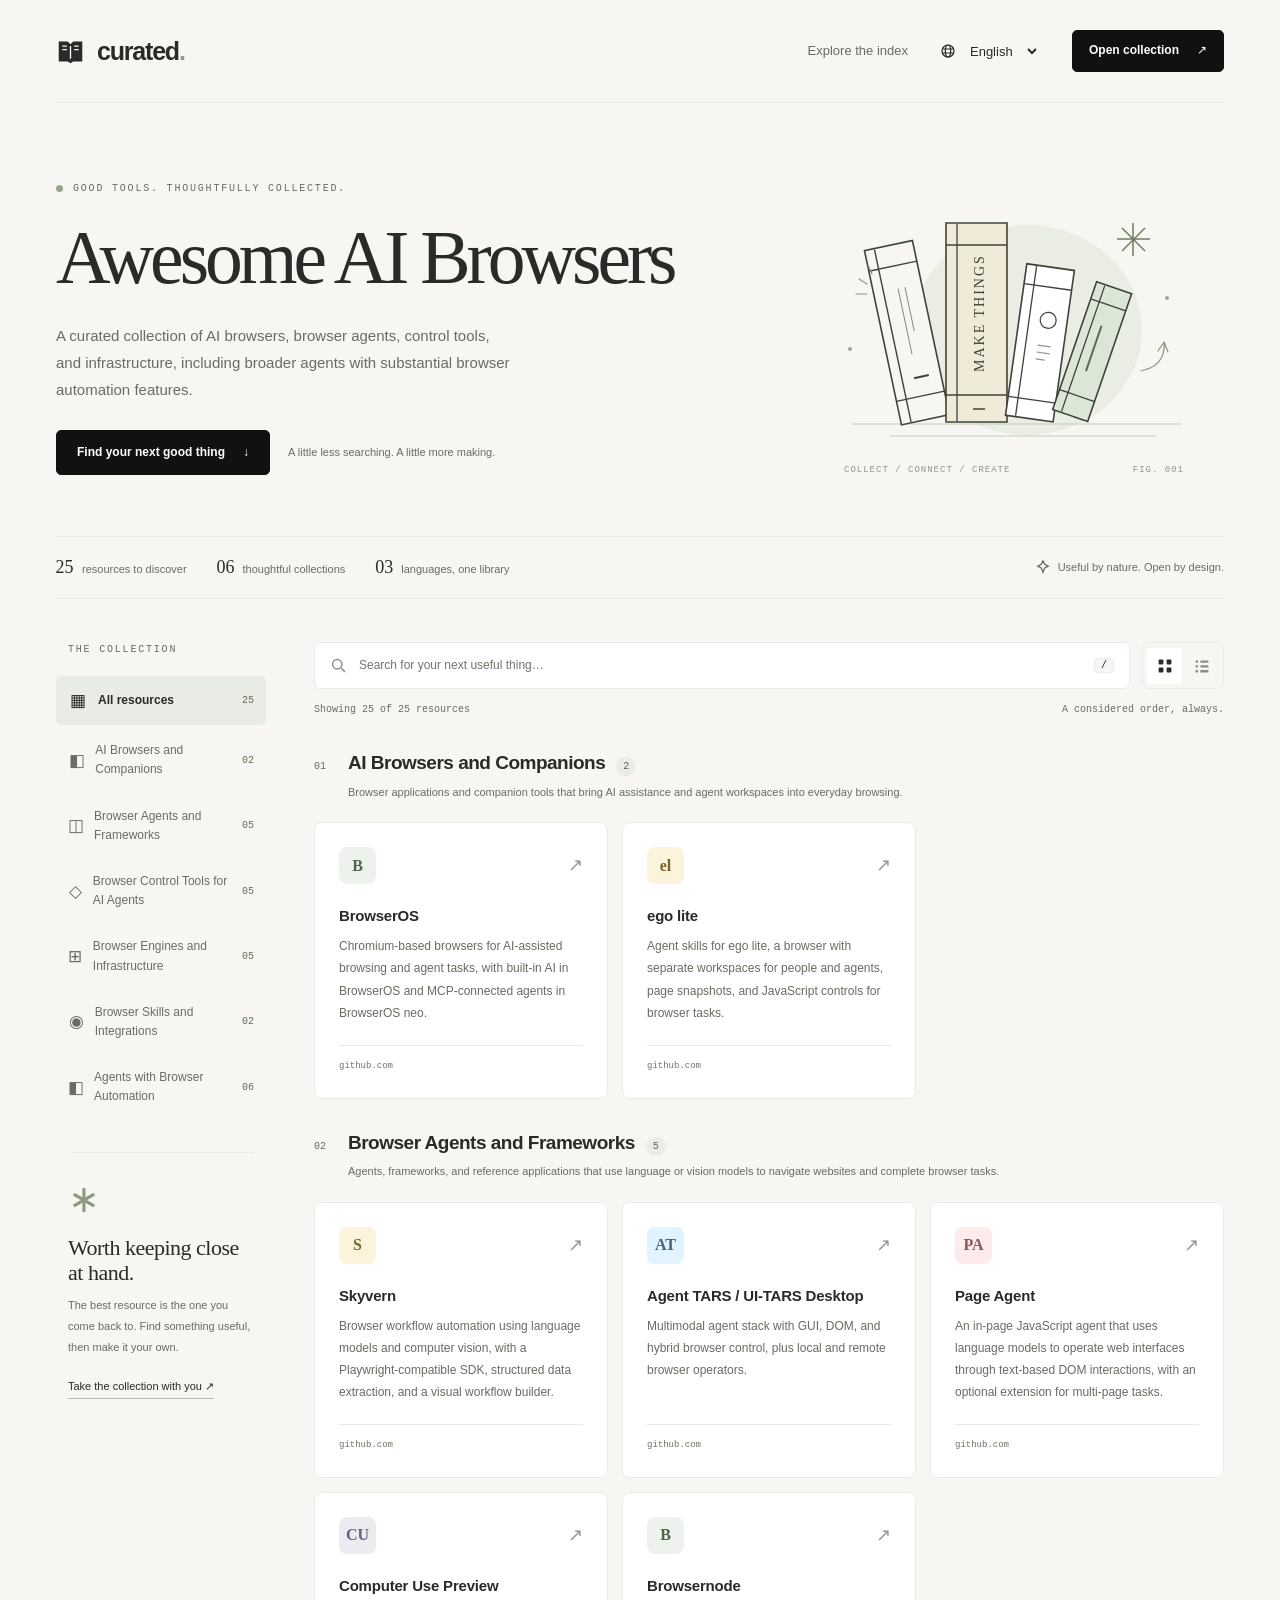
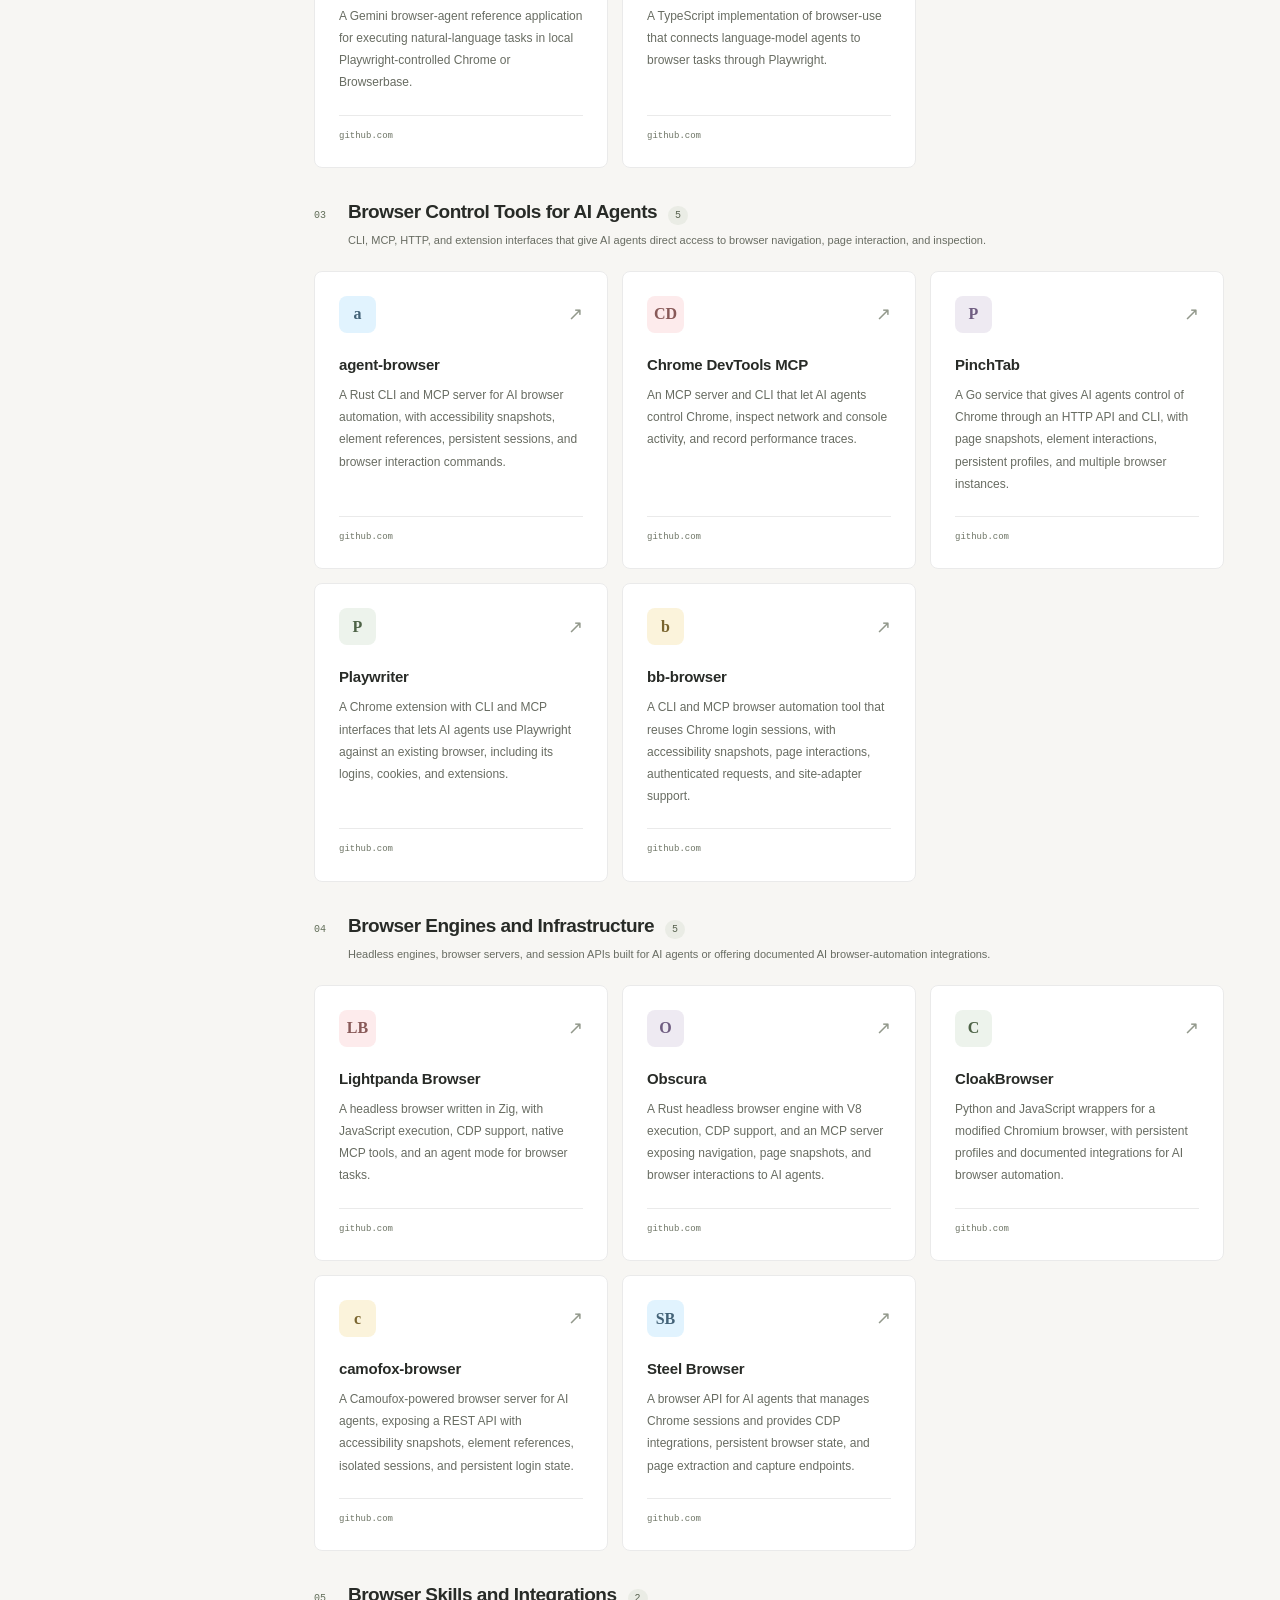
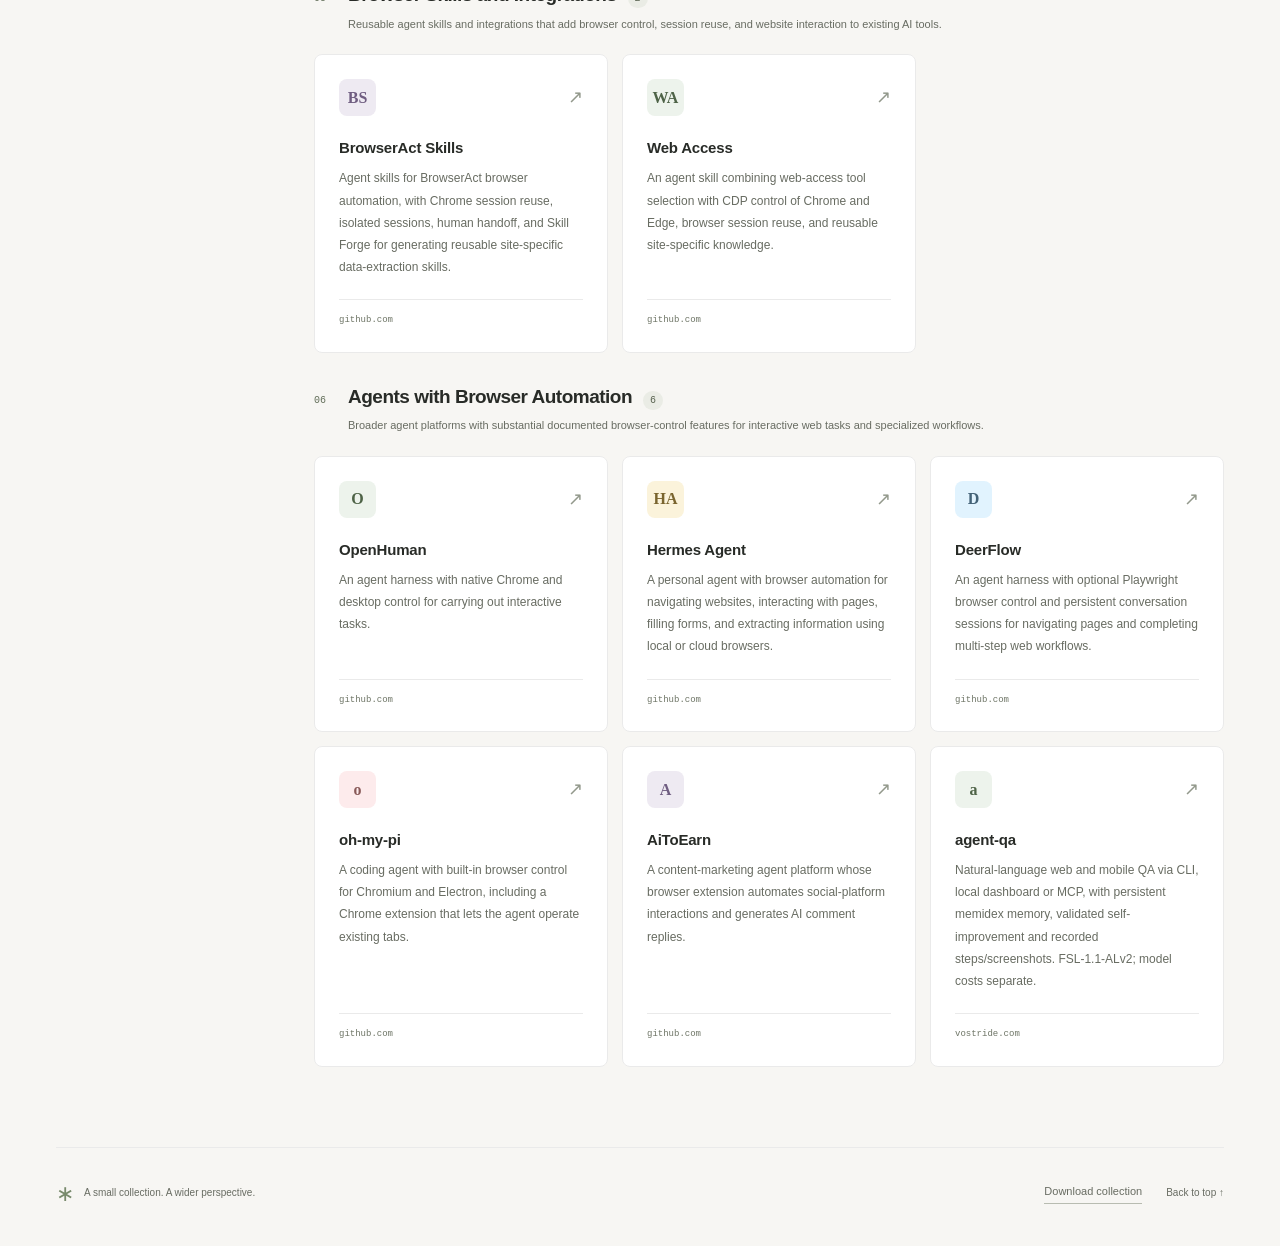
<file: docs/minimal/index.html>
<!doctype html>
<html lang="en">
<head>
  <meta charset="utf-8">
  <meta name="viewport" content="width=device-width, initial-scale=1">
  <meta name="description" content="A considered collection of tools, references, and resources for curious builders.">
  <meta name="color-scheme" content="light">
  <title>Awesome AI Browsers</title>
  <style>
    :root { --paper:#f7f6f3; --surface:#fff; --ink:#282b27; --muted:#686c62; --line:#eaeaea; --sage:#edf3ec; --yellow:#fbf3db; --blue:#e1f3fe; --rose:#fdebec; --sans:'SF Pro Display','Helvetica Neue',Arial,sans-serif; --serif:'Lyon Text','Newsreader',Georgia,serif; --mono:'SF Mono',Consolas,monospace; }
    * { box-sizing:border-box; }
    html { scroll-behavior:smooth; scroll-padding-top:28px; }
    body { margin:0; background:var(--paper); color:var(--ink); font:15px/1.6 var(--sans); -webkit-font-smoothing:antialiased; }
    button,input,select { font:inherit; }
    button,a,input,select,summary { -webkit-tap-highlight-color:transparent; }
    button { cursor:pointer; }
    a { color:inherit; text-decoration:none; }
    button { color:inherit; }
    button:active { transform:scale(.98); }
    :focus-visible { outline:2px solid #51644e; outline-offset:5px; }
    [hidden] { display:none !important; }
    ::selection { background:#dce6d5; }
    .wrap { width:min(1320px,calc(100% - 112px)); margin-inline:auto; }
    .sr-only { position:absolute; width:1px; height:1px; padding:0; margin:-1px; overflow:hidden; clip:rect(0,0,0,0); white-space:nowrap; border:0; }
    .skip { position:fixed; left:20px; top:-70px; z-index:20; padding:12px 20px; background:var(--ink); color:#fff; }
    .skip:focus { top:12px; }
    .masthead { min-height:103px; display:flex; align-items:center; justify-content:space-between; gap:28px; border-bottom:1px solid var(--line); }
    .brand { display:flex; align-items:center; gap:12px; font-size:25px; font-weight:650; letter-spacing:-1.2px; }
    .brand svg { width:29px; height:29px; }
    .brand-dot { color:#8a9b7c; }
    .header-links { display:flex; align-items:center; gap:32px; font-size:13px; }
    .header-links>a { color:var(--muted); }
    .header-links>a:hover { color:var(--ink); }
    .locale-wrap { display:flex; align-items:center; gap:8px; }
    .locale-wrap svg { width:16px; height:16px; }
    select { max-width:140px; border:0; background:transparent; color:var(--ink); cursor:pointer; font-size:13px; padding:6px 2px; }
    .button { display:inline-flex; align-items:center; justify-content:center; gap:18px; border:1px solid var(--line); border-radius:5px; padding:10px 16px; background:var(--surface); font-size:12px; font-weight:550; transition:background .2s,transform .2s; }
    .button.primary { border-color:#111; background:#111; color:#fff; }
    .button.primary:hover { background:#333; }
    .hero { display:grid; grid-template-columns:1.35fr 1fr; gap:50px; align-items:center; padding:76px 0 58px; }
    .eyebrow { font:10px/1.5 var(--mono); letter-spacing:1.8px; text-transform:uppercase; color:var(--muted); }
    .hero-eyebrow { display:flex; align-items:center; gap:10px; margin:0 0 23px; }
    .hero-eyebrow::before { content:''; width:7px; height:7px; background:#94a58a; border-radius:50%; }
    h1 { max-width:720px; margin:0; font:clamp(48px,5.9vw,84px)/1.04 var(--serif); font-weight:400; letter-spacing:-4px; overflow-wrap:anywhere; }
    .hero-description { max-width:455px; margin:24px 0 27px; font-size:15px; line-height:1.8; color:var(--muted); white-space:pre-line; }
    .hero-bottom { display:flex; align-items:center; flex-wrap:wrap; gap:18px; }
    .hero-bottom .button { padding:12px 20px; }
    .hero-note { font-size:11px; color:var(--muted); }
    .hero-art { width:100%; max-width:420px; justify-self:end; }
    .hero-art svg { width:100%; height:auto; display:block; }
    .art-caption { display:flex; justify-content:space-between; gap:20px; max-width:340px; margin:0 auto; color:#92958b; font:9px/1.5 var(--mono); letter-spacing:1px; }
    .ledger { display:flex; align-items:center; justify-content:space-between; gap:20px; border-top:1px solid var(--line); border-bottom:1px solid var(--line); padding:20px 0; }
    .stats { display:flex; align-items:center; gap:30px; }
    .stat { display:flex; align-items:baseline; gap:8px; font-size:11px; color:var(--muted); }
    .stat strong { color:var(--ink); font:18px var(--serif); }
    .ledger-note { display:flex; align-items:center; gap:8px; font-size:11px; color:var(--muted); }
    .ledger-note svg { width:14px; height:14px; }
    .library { display:grid; grid-template-columns:210px minmax(0,1fr); gap:48px; padding:43px 0 80px; align-items:start; }
    .sidebar { position:sticky; top:28px; }
    .sidebar-label { margin:0 0 19px 12px; }
    .category-nav { display:flex; flex-direction:column; gap:5px; }
    .category-button { display:flex; gap:10px; align-items:center; width:100%; padding:11px 12px; border:0; border-radius:5px; background:transparent; text-align:left; font-size:12px; color:#696d65; transition:background .2s; }
    .category-button:hover { background:#eeede9; }
    .category-button[aria-pressed=true] { background:#e9ece5; color:var(--ink); font-weight:600; }
    .category-button .category-count { margin-left:auto; color:#626e59; font:10px var(--mono); }
    .category-mark { font-size:17px; width:20px; text-align:center; font-weight:400; }
    .sidebar-note { margin:34px 12px 0; border-top:1px solid var(--line); padding-top:27px; }
    .sidebar-note .little-star { font:38px var(--serif); line-height:1; color:#8d9a81; }
    .sidebar-note h2 { margin:16px 0 9px; font:22px/1.18 var(--serif); letter-spacing:-.5px; font-weight:400; }
    .sidebar-note p { margin:0; font-size:11px; line-height:1.9; color:var(--muted); }
    .text-button { border:0; border-bottom:1px solid #b8bcb1; padding:0 0 2px; background:transparent; font-size:11px; }
    .sidebar-note .text-button { margin-top:20px; }
    .toolbar { display:flex; gap:12px; align-items:stretch; }
    .search-box { display:flex; align-items:center; gap:12px; flex:1; min-width:0; padding:0 15px; border:1px solid var(--line); background:#fff; border-radius:6px; }
    .search-box svg { flex-shrink:0; width:17px; height:17px; color:#8c9085; }
    .search-box input { background:transparent; border:0; outline:0; width:100%; min-width:0; padding:13px 0; color:var(--ink); font-size:12px; }
    .search-box:focus-within { outline:2px solid #87967d; outline-offset:2px; }
    .search-box input::placeholder { color:#70756a; }
    kbd { font:10px var(--mono); border:1px solid var(--line); border-radius:4px; background:var(--paper); padding:1px 6px; }
    .clear-search { border:0; background:transparent; font-size:20px; color:var(--muted); line-height:1; padding:4px; }
    .view-switch { display:flex; align-items:center; padding:4px; border:1px solid var(--line); border-radius:6px; gap:2px; }
    .view-button { display:flex; align-items:center; justify-content:center; width:35px; border:0; border-radius:3px; background:transparent; color:#8b8e84; }
    .view-button svg { width:16px; height:16px; margin:9px 0; }
    .view-button[aria-pressed=true] { background:#fff; color:var(--ink); }
    .results-meta { display:flex; align-items:center; justify-content:space-between; gap:20px; padding:15px 0 4px; font:10px var(--mono); color:var(--muted); }
    .results-meta .text-button { font:10px var(--mono); }
    .resource-section { margin-top:29px; }
    .section-header { display:flex; align-items:baseline; gap:11px; margin-bottom:5px; }
    .section-header h2,.section-header h3 { margin:0; font-size:19px; letter-spacing:-.5px; font-weight:550; overflow-wrap:anywhere; }
    .section-number { color:#626e59; font:10px var(--mono); min-width:23px; }
    .section-count { display:inline-block; padding:1px 7px; background:#eaece5; border-radius:999px; color:#58624f; font:10px/1.7 var(--mono); }
    .section-description { margin:0 0 21px 34px; color:var(--muted); font-size:11px; white-space:pre-line; }
    .resource-grid { display:grid; grid-template-columns:repeat(3,minmax(0,1fr)); gap:14px; }
    .resource-card { position:relative; min-width:0; display:flex; flex-direction:column; border:1px solid #eaeaea; border-radius:8px; padding:24px; background:var(--surface); transition:box-shadow .2s,transform .2s; }
    .resource-card:hover { box-shadow:0 2px 8px rgba(0,0,0,.04); transform:translateY(-2px); }
    .card-top { display:flex; align-items:center; justify-content:space-between; gap:12px; margin-bottom:21px; }
    .monogram { width:37px; height:37px; border-radius:8px; display:grid; place-items:center; background:var(--sage); color:#4e6347; font:600 16px var(--serif); }
    .tone-1 { background:var(--yellow); color:#79642e; }
    .tone-2 { background:var(--blue); color:#436277; }
    .tone-3 { background:var(--rose); color:#885958; }
    .tone-4 { background:#eeeaf2; color:#6f5d81; }
    .card-arrow { color:#93998c; font-size:18px; }
    .entry-title { margin:0 0 9px; font-size:15px; line-height:1.4; letter-spacing:-.2px; font-weight:550; overflow-wrap:anywhere; }
    .entry-title a:hover { text-decoration:underline; text-underline-offset:4px; }
    .entry-description { margin:0 0 21px; color:var(--muted); font-size:12px; line-height:1.85; white-space:pre-line; overflow-wrap:anywhere; }
    .card-footer { margin-top:auto; padding-top:14px; border-top:1px solid var(--line); color:#6e7566; font:9px/1.5 var(--mono); overflow-wrap:anywhere; }
    .card-footer a:hover { color:var(--ink); }
    .related { margin:16px 0 0; border-top:1px solid var(--line); padding-top:12px; }
    .related summary { cursor:pointer; color:#64725b; font-size:10px; }
    .related-entry { border-top:1px solid var(--line); margin:12px 0 0; padding-top:12px; }
    .related-entry .entry-title { font-size:12px; }
    .related-entry .entry-description { margin:0; font-size:10px; }
    .related-entry .related-entry { margin-left:10px; }
    .subsection { margin-top:25px; padding-left:18px; border-left:1px solid var(--line); }
    .subsection .section-header h3 { font-size:16px; }
    .subsection .section-description { margin-left:0; }
    .subsection .subsection { padding-left:10px; }
    .list-view .resource-grid { grid-template-columns:1fr; gap:8px; }
    .list-view .resource-card { display:grid; grid-template-columns:42px minmax(0,1fr) 120px; column-gap:20px; padding:20px 24px; }
    .list-view .card-top { grid-row:1/3; align-self:start; margin:0; }
    .list-view .card-arrow { display:none; }
    .list-view .entry-title { margin:0 0 6px; }
    .list-view .entry-description { grid-column:2; margin:0; }
    .list-view .card-footer { grid-column:3; grid-row:1/3; border:0; padding:0; align-self:center; margin:0; }
    .list-view .related { grid-column:2/-1; }
    .empty { margin-top:30px; border:1px solid var(--line); border-radius:8px; text-align:center; background:#fff; padding:55px 24px; }
    .empty h2 { margin:0 0 10px; font:30px var(--serif); }
    .empty p { font-size:13px; color:var(--muted); }
    .section-empty { color:var(--muted); font-size:12px; padding:10px 0 20px 34px; }
    .footer { display:flex; align-items:center; justify-content:space-between; gap:28px; padding:28px 0 35px; border-top:1px solid var(--line); font-size:10px; color:var(--muted); }
    .footer-signature { display:flex; align-items:center; gap:10px; }
    .footer-star { color:#788a6c; font-size:22px; }
    .footer-actions { display:flex; align-items:center; gap:24px; }
    .notice { margin:0 0 20px; padding:14px 18px; border:1px solid var(--line); border-radius:6px; background:var(--rose); color:#9f2f2d; font-size:12px; }
    .motion-ready .reveal { opacity:0; }
    .motion-ready .reveal.is-visible { animation:reveal .6s cubic-bezier(.16,1,.3,1) both; animation-delay:calc(var(--index,0) * 55ms); }
    @keyframes reveal { from { opacity:0; transform:translateY(12px); } to { opacity:1; transform:translateY(0); } }
    @media(min-width:1600px) { .hero { padding-top:96px; padding-bottom:80px; } }
    @media(max-width:1150px) { .wrap { width:calc(100% - 72px); } .library { grid-template-columns:180px minmax(0,1fr); gap:28px; } .resource-grid { grid-template-columns:repeat(2,minmax(0,1fr)); } h1 { letter-spacing:-3px; } .header-links { gap:22px; } .hero { gap:24px; } }
    @media(max-width:780px) { .wrap { width:calc(100% - 40px); } .masthead { min-height:82px; } .header-links { gap:14px; } .header-links>a { display:none; } .hero { grid-template-columns:1fr; padding:50px 0 36px; } h1 { max-width:540px; font-size:64px; } .hero-art { display:none; } .hero-description { max-width:490px; } .library { grid-template-columns:1fr; gap:25px; padding-top:28px; } .sidebar { position:static; } .sidebar-label { margin:0 0 12px; } .category-nav { flex-direction:row; flex-wrap:wrap; gap:5px; } .category-button { width:auto; font-size:11px; padding:8px 11px; gap:7px; } .category-mark { display:none; } .sidebar-note { display:none; } .ledger-note { display:none; } .stats { width:100%; justify-content:space-between; gap:12px; } .resource-section { margin-top:27px; } .footer { align-items:flex-start; } }
    @media(max-width:480px) { .brand { font-size:22px; gap:8px; } .brand svg { width:23px; } .header-links { gap:8px; } .locale-wrap svg { display:none; } select { max-width:85px; font-size:11px; } .header-links .button { font-size:10px; padding:8px 10px; gap:6px; } .hero { padding-top:40px; } h1 { font-size:53px; letter-spacing:-2.8px; } .hero-eyebrow { font-size:8px; letter-spacing:1.3px; } .hero-description { font-size:13px; } .hero-note { font-size:10px; } .stat { font-size:9px; gap:5px; } .resource-grid { grid-template-columns:1fr; } .resource-card { padding:24px; } .section-description { margin-left:0; } .search-box { padding:0 12px; gap:8px; } .search-box input { font-size:11px; } kbd { display:none; } .view-button { width:28px; } .toolbar { gap:8px; } .footer { flex-direction:column; gap:15px; } .list-view .resource-card { grid-template-columns:32px minmax(0,1fr); padding:20px; column-gap:15px; } .list-view .monogram { width:32px; height:32px; } .list-view .card-footer { grid-column:2; grid-row:auto; margin-top:12px; } .list-view .related { grid-column:1/-1; } }
    @media(prefers-reduced-motion:reduce) { html { scroll-behavior:auto; } *,*::before,*::after { animation:none !important; transition:none !important; } .resource-card:hover,button:active { transform:none; } }
  </style>
</head>
<body>
  <a class="skip" href="#collection">Skip to collection</a>
  <div class="wrap">
    <header class="masthead">
      <a class="brand" href="#" aria-label="Curated home"><svg viewBox="0 0 32 32" aria-hidden="true"><path fill="currentColor" d="M3 5h10l3 3 3-3h10v22H19l-3 2-3-2H3z"/><path d="M16 10v14M7 10h5M7 14h5M20 10h5M20 14h5" fill="none" stroke="#f7f6f3" stroke-width="1.5"/></svg><span>curated<span class="brand-dot">.</span></span></a>
      <nav class="header-links" aria-label="Main navigation">
        <a href="#collection" data-i18n="explore">Explore the index</a>
        <label class="locale-wrap"><svg viewBox="0 0 20 20" fill="none" stroke="currentColor" stroke-width="1.5" aria-hidden="true"><circle cx="10" cy="10" r="7.5"/><ellipse cx="10" cy="10" rx="3.3" ry="7.5"/><path d="M3 7.5h14M3 12.5h14"/></svg><span class="sr-only" data-i18n="language">Language</span><select id="locale" aria-label="Language"></select></label>
        <button class="button primary" id="import-button"><span data-i18n="open">Open collection</span><span aria-hidden="true">↗</span></button>
        <input type="file" id="file-input" accept=".json,application/json" hidden>
      </nav>
    </header>
    <main>
      <section class="hero reveal" aria-labelledby="page-title">
        <div>
          <p class="eyebrow hero-eyebrow" data-i18n="eyebrow">Good tools. Thoughtfully collected.</p>
          <h1 id="page-title">The builder’s library</h1>
          <p class="hero-description" id="page-description"></p>
          <div class="hero-bottom"><a class="button primary" href="#collection"><span data-i18n="browse">Find your next good thing</span><span aria-hidden="true">↓</span></a><span class="hero-note" data-i18n="heroNote">A little less searching. A little more making.</span></div>
        </div>
        <div class="hero-art" aria-hidden="true">
          <svg viewBox="0 0 420 285" fill="none">
            <ellipse cx="223" cy="151" rx="115" ry="105" fill="#e9ede3"/>
            <path d="M48 245H377M86 257H352" stroke="#c6cabd" stroke-width="1"/>
            <g transform="rotate(-12 116 155)"><path d="M79 62h49v178H79z" fill="#f7f6f3" stroke="#3c4437" stroke-width="1.6"/><path d="M89 63v176M79 83h49M79 216h49" stroke="#3c4437" stroke-width="1.4"/><path d="M104 106v67M111 106v45" stroke="#838c7b"/><path d="M101 197h15" stroke="#3c4437" stroke-width="2"/></g>
            <g><path d="M142 44h61v199h-61z" fill="#f0ead8" stroke="#3c4437" stroke-width="1.6"/><path d="M153 45v197M142 66h61M142 216h61" stroke="#3c4437" stroke-width="1.3"/><text x="180" y="193" transform="rotate(-90 180 193)" fill="#3c4437" font-family="Georgia,serif" font-size="14" letter-spacing="2">MAKE THINGS</text><path d="M169 230h12" stroke="#3c4437" stroke-width="1.5"/></g>
            <g transform="rotate(8 240 171)"><path d="M211 88h48v153h-48z" fill="#fff" stroke="#3c4437" stroke-width="1.6"/><path d="M221 89v151M211 108h48M211 222h48" stroke="#3c4437" stroke-width="1.3"/><circle cx="240" cy="141" r="8" stroke="#3c4437" stroke-width="1.2"/><path d="M233 167h13M233 174h13M233 181h9" stroke="#8b9383" stroke-width="1.2"/></g>
            <g transform="rotate(19 291 172)"><path d="M270 106h37v135h-37z" fill="#dce6d7" stroke="#3c4437" stroke-width="1.6"/><path d="M279 107v133M270 124h37M270 220h37" stroke="#3c4437" stroke-width="1.3"/><path d="M289 146v48" stroke="#596c50" stroke-width="2"/></g>
            <path d="M329 44v33M313 60h33M318 49l23 23M318 72l23-23" stroke="#6e7f61" stroke-width="1.5"/>
            <path d="M63 105l-8-5M63 115H52M68 95l-4-9M337 192q25-5 23-29m0 0-6 9m6-9 4 10" stroke="#8c9681" stroke-width="1.2" stroke-linecap="round"/>
            <circle cx="46" cy="170" r="2" fill="#9aa58f"/><circle cx="363" cy="119" r="2" fill="#9aa58f"/>
          </svg>
          <div class="art-caption"><span>COLLECT / CONNECT / CREATE</span><span>FIG. 001</span></div>
        </div>
      </section>
      <div class="ledger reveal" style="--index:1">
        <div class="stats"><span class="stat"><strong id="total-resources">0</strong><span data-i18n="resources">resources to discover</span></span><span class="stat"><strong id="total-collections">0</strong><span data-i18n="collections">thoughtful collections</span></span><span class="stat"><strong id="total-locales">0</strong><span data-i18n="languages">languages, one library</span></span></div>
        <span class="ledger-note"><svg viewBox="0 0 16 16" fill="none" stroke="currentColor" stroke-width="1.5" aria-hidden="true"><path d="m8 1 2 4 4 2-4 2-2 5-2-5-4-2 4-2z"/></svg><span data-i18n="ledger">Useful by nature. Open by design.</span></span>
      </div>
      <div class="library" id="collection">
        <aside class="sidebar reveal" style="--index:2" aria-label="Collections">
          <p class="eyebrow sidebar-label" data-i18n="index">The collection</p>
          <nav class="category-nav" id="categories" aria-label="Filter by collection"></nav>
          <div class="sidebar-note"><span class="little-star" aria-hidden="true">∗</span><h2 data-i18n="noteTitle">Worth keeping<br>close at hand.</h2><p data-i18n="noteBody">The best resource is the one you come back to. Find something useful, then make it your own.</p><button class="text-button" id="download-sidebar" data-i18n="take">Take the collection with you ↗</button></div>
        </aside>
        <section class="results reveal" style="--index:3" aria-label="Resources">
          <div class="notice" id="error" role="alert" hidden></div>
          <div class="toolbar">
            <div class="search-box"><svg viewBox="0 0 20 20" fill="none" stroke="currentColor" stroke-width="1.8" aria-hidden="true"><circle cx="8.5" cy="8.5" r="5.5"/><path d="m13 13 4.5 4.5"/></svg><label class="sr-only" for="search" data-i18n="searchLabel">Search resources</label><input id="search" type="search" placeholder="Search for your next useful thing…" autocomplete="off"><button class="clear-search" id="clear-search" aria-label="Clear search" hidden>×</button><kbd aria-hidden="true">/</kbd></div>
            <div class="view-switch" role="group" aria-label="Display style"><button class="view-button" data-view="grid" aria-label="Grid view" aria-pressed="true"><svg viewBox="0 0 20 20" fill="currentColor" aria-hidden="true"><rect x="2" y="2" width="6" height="6" rx="1"/><rect x="12" y="2" width="6" height="6" rx="1"/><rect x="2" y="12" width="6" height="6" rx="1"/><rect x="12" y="12" width="6" height="6" rx="1"/></svg></button><button class="view-button" data-view="list" aria-label="List view" aria-pressed="false"><svg viewBox="0 0 20 20" fill="currentColor" aria-hidden="true"><path d="M2 3h3v3H2zm6 0h10v3H8zM2 9h3v3H2zm6 0h10v3H8zM2 15h3v3H2zm6 0h10v3H8z"/></svg></button></div>
          </div>
          <div class="results-meta"><span id="result-count" role="status" aria-live="polite" aria-atomic="true"></span><button class="text-button" id="reset" data-i18n="reset" hidden>Reset filters ↺</button><span id="order-note" data-i18n="order">A considered order, always.</span></div>
          <div id="resource-sections"></div>
        </section>
      </div>
    </main>
    <footer class="footer"><div class="footer-signature"><span class="footer-star" aria-hidden="true">∗</span><span data-i18n="footer">A small collection. A wider perspective.</span></div><div class="footer-actions"><button class="text-button" id="download" data-i18n="download">Download collection</button><a href="#" data-i18n="top">Back to top ↑</a></div></footer>
  </div>
  <noscript><p class="wrap">Please enable JavaScript to explore this collection.</p></noscript>
  <!-- Replace this JSON object with a document following data/awesome_list.schema.json.
       When embedding JSON, escape every '<' as '\u003c' to keep script tags inert. -->
  <script id="awesome-list-data" type="application/json">
{
  "defaultLocale": "en",
  "title": {
    "en": "Awesome AI Browsers",
    "zh-CN": "AI \u6d4f\u89c8\u5668\u7cbe\u9009",
    "zh-HK": "AI \u700f\u89bd\u5668\u7cbe\u9078"
  },
  "description": {
    "en": "A curated collection of AI browsers, browser agents, control tools, and infrastructure, including broader agents with substantial browser automation features.",
    "zh-CN": "\u7cbe\u9009 AI \u6d4f\u89c8\u5668\u3001\u6d4f\u89c8\u5668\u667a\u80fd\u4f53\u3001\u63a7\u5236\u5de5\u5177\u548c\u57fa\u7840\u8bbe\u65bd\uff0c\u4ee5\u53ca\u5177\u5907\u5b9e\u8d28\u6027\u6d4f\u89c8\u5668\u81ea\u52a8\u5316\u529f\u80fd\u7684\u7efc\u5408\u667a\u80fd\u4f53\u3002",
    "zh-HK": "\u7cbe\u9078 AI \u700f\u89bd\u5668\u3001\u700f\u89bd\u5668\u667a\u80fd\u9ad4\u3001\u63a7\u5236\u5de5\u5177\u53ca\u57fa\u790e\u8a2d\u65bd\uff0c\u4ee5\u53ca\u5177\u5099\u5be6\u8cea\u700f\u89bd\u5668\u81ea\u52d5\u5316\u529f\u80fd\u7684\u7d9c\u5408\u667a\u80fd\u9ad4\u3002"
  },
  "sections": [
    {
      "title": {
        "en": "AI Browsers and Companions",
        "zh-CN": "AI \u6d4f\u89c8\u5668\u53ca\u914d\u5957\u5de5\u5177",
        "zh-HK": "AI \u700f\u89bd\u5668\u53ca\u914d\u5957\u5de5\u5177"
      },
      "description": {
        "en": "Browser applications and companion tools that bring AI assistance and agent workspaces into everyday browsing.",
        "zh-CN": "\u5c06 AI \u8f85\u52a9\u529f\u80fd\u548c\u667a\u80fd\u4f53\u5de5\u4f5c\u533a\u878d\u5165\u65e5\u5e38\u6d4f\u89c8\u7684\u6d4f\u89c8\u5668\u5e94\u7528\u53ca\u914d\u5957\u5de5\u5177\u3002",
        "zh-HK": "\u5c07 AI \u8f14\u52a9\u529f\u80fd\u53ca\u667a\u80fd\u9ad4\u5de5\u4f5c\u5340\u878d\u5165\u65e5\u5e38\u700f\u89bd\u7684\u700f\u89bd\u5668\u61c9\u7528\u7a0b\u5f0f\u53ca\u914d\u5957\u5de5\u5177\u3002"
      },
      "entries": [
        {
          "name": {
            "en": "BrowserOS",
            "zh-CN": "BrowserOS",
            "zh-HK": "BrowserOS"
          },
          "url": "https://github.com/browseros-ai/BrowserOS",
          "description": {
            "en": "Chromium-based browsers for AI-assisted browsing and agent tasks, with built-in AI in BrowserOS and MCP-connected agents in BrowserOS neo.",
            "zh-CN": "\u57fa\u4e8e Chromium \u7684\u6d4f\u89c8\u5668\uff0c\u652f\u6301 AI \u8f85\u52a9\u6d4f\u89c8\u548c\u667a\u80fd\u4f53\u4efb\u52a1\uff1bBrowserOS \u5185\u7f6e AI\uff0cBrowserOS neo \u901a\u8fc7 MCP \u8fde\u63a5\u5916\u90e8\u667a\u80fd\u4f53\u3002",
            "zh-HK": "\u57fa\u65bc Chromium \u7684\u700f\u89bd\u5668\uff0c\u652f\u63f4 AI \u8f14\u52a9\u700f\u89bd\u53ca\u667a\u80fd\u9ad4\u4efb\u52d9\uff1bBrowserOS \u5167\u7f6e AI\uff0cBrowserOS neo \u900f\u904e MCP \u9023\u63a5\u5916\u90e8\u667a\u80fd\u9ad4\u3002"
          }
        },
        {
          "name": {
            "en": "ego lite",
            "zh-CN": "ego lite",
            "zh-HK": "ego lite"
          },
          "url": "https://github.com/citrolabs/ego-lite",
          "description": {
            "en": "Agent skills for ego lite, a browser with separate workspaces for people and agents, page snapshots, and JavaScript controls for browser tasks.",
            "zh-CN": "\u4e3a ego lite \u6d4f\u89c8\u5668\u63d0\u4f9b\u667a\u80fd\u4f53\u6280\u80fd\uff0c\u5229\u7528\u72ec\u7acb\u7684\u4eba\u4e0e\u667a\u80fd\u4f53\u5de5\u4f5c\u533a\u3001\u9875\u9762\u5feb\u7167\u548c JavaScript \u63a7\u5236\u6267\u884c\u6d4f\u89c8\u5668\u4efb\u52a1\u3002",
            "zh-HK": "\u70ba ego lite \u700f\u89bd\u5668\u63d0\u4f9b\u667a\u80fd\u9ad4\u6280\u80fd\uff0c\u5229\u7528\u7368\u7acb\u7684\u4eba\u8207\u667a\u80fd\u9ad4\u5de5\u4f5c\u5340\u3001\u9801\u9762\u5feb\u7167\u53ca JavaScript \u63a7\u5236\u57f7\u884c\u700f\u89bd\u5668\u4efb\u52d9\u3002"
          }
        }
      ]
    },
    {
      "title": {
        "en": "Browser Agents and Frameworks",
        "zh-CN": "\u6d4f\u89c8\u5668\u667a\u80fd\u4f53\u4e0e\u6846\u67b6",
        "zh-HK": "\u700f\u89bd\u5668\u667a\u80fd\u9ad4\u8207\u6846\u67b6"
      },
      "description": {
        "en": "Agents, frameworks, and reference applications that use language or vision models to navigate websites and complete browser tasks.",
        "zh-CN": "\u5229\u7528\u8bed\u8a00\u6216\u89c6\u89c9\u6a21\u578b\u6d4f\u89c8\u7f51\u7ad9\u5e76\u5b8c\u6210\u6d4f\u89c8\u5668\u4efb\u52a1\u7684\u667a\u80fd\u4f53\u3001\u6846\u67b6\u548c\u53c2\u8003\u5e94\u7528\u3002",
        "zh-HK": "\u5229\u7528\u8a9e\u8a00\u6216\u8996\u89ba\u6a21\u578b\u700f\u89bd\u7db2\u7ad9\u4e26\u5b8c\u6210\u700f\u89bd\u5668\u4efb\u52d9\u7684\u667a\u80fd\u9ad4\u3001\u6846\u67b6\u53ca\u53c3\u8003\u61c9\u7528\u7a0b\u5f0f\u3002"
      },
      "entries": [
        {
          "name": {
            "en": "Skyvern",
            "zh-CN": "Skyvern",
            "zh-HK": "Skyvern"
          },
          "url": "https://github.com/Skyvern-AI/skyvern",
          "description": {
            "en": "Browser workflow automation using language models and computer vision, with a Playwright-compatible SDK, structured data extraction, and a visual workflow builder.",
            "zh-CN": "\u5229\u7528\u8bed\u8a00\u6a21\u578b\u548c\u8ba1\u7b97\u673a\u89c6\u89c9\u81ea\u52a8\u6267\u884c\u6d4f\u89c8\u5668\u5de5\u4f5c\u6d41\uff0c\u63d0\u4f9b\u517c\u5bb9 Playwright \u7684 SDK\u3001\u7ed3\u6784\u5316\u6570\u636e\u63d0\u53d6\u548c\u53ef\u89c6\u5316\u5de5\u4f5c\u6d41\u7f16\u8f91\u5668\u3002",
            "zh-HK": "\u5229\u7528\u8a9e\u8a00\u6a21\u578b\u53ca\u96fb\u8166\u8996\u89ba\u81ea\u52d5\u57f7\u884c\u700f\u89bd\u5668\u5de5\u4f5c\u6d41\u7a0b\uff0c\u63d0\u4f9b\u517c\u5bb9 Playwright \u7684 SDK\u3001\u7d50\u69cb\u5316\u6578\u64da\u64f7\u53d6\u53ca\u8996\u89ba\u5316\u5de5\u4f5c\u6d41\u7a0b\u7de8\u8f2f\u5668\u3002"
          }
        },
        {
          "name": {
            "en": "Agent TARS / UI-TARS Desktop",
            "zh-CN": "Agent TARS / UI-TARS Desktop",
            "zh-HK": "Agent TARS / UI-TARS Desktop"
          },
          "url": "https://github.com/bytedance/UI-TARS-desktop",
          "description": {
            "en": "Multimodal agent stack with GUI, DOM, and hybrid browser control, plus local and remote browser operators.",
            "zh-CN": "\u591a\u6a21\u6001\u667a\u80fd\u4f53\u5de5\u5177\u6808\uff0c\u652f\u6301\u901a\u8fc7 GUI\u3001DOM \u6216\u6df7\u5408\u65b9\u5f0f\u63a7\u5236\u6d4f\u89c8\u5668\uff0c\u5e76\u63d0\u4f9b\u672c\u5730\u548c\u8fdc\u7a0b\u6d4f\u89c8\u5668\u64cd\u4f5c\u7ec4\u4ef6\u3002",
            "zh-HK": "\u591a\u6a21\u614b\u667a\u80fd\u9ad4\u5de5\u5177\u7d44\uff0c\u652f\u63f4\u900f\u904e GUI\u3001DOM \u6216\u6df7\u5408\u65b9\u5f0f\u63a7\u5236\u700f\u89bd\u5668\uff0c\u4e26\u63d0\u4f9b\u672c\u5730\u53ca\u9060\u7aef\u700f\u89bd\u5668\u64cd\u4f5c\u7d44\u4ef6\u3002"
          }
        },
        {
          "name": {
            "en": "Page Agent",
            "zh-CN": "Page Agent",
            "zh-HK": "Page Agent"
          },
          "url": "https://github.com/alibaba/page-agent",
          "description": {
            "en": "An in-page JavaScript agent that uses language models to operate web interfaces through text-based DOM interactions, with an optional extension for multi-page tasks.",
            "zh-CN": "\u5728\u7f51\u9875\u5185\u8fd0\u884c\u7684 JavaScript \u667a\u80fd\u4f53\uff0c\u4f7f\u7528\u8bed\u8a00\u6a21\u578b\u901a\u8fc7\u6587\u672c\u5f62\u5f0f\u7684 DOM \u4fe1\u606f\u64cd\u4f5c\u7f51\u9875\u754c\u9762\uff0c\u5e76\u53ef\u901a\u8fc7\u6d4f\u89c8\u5668\u6269\u5c55\u6267\u884c\u591a\u9875\u9762\u4efb\u52a1\u3002",
            "zh-HK": "\u5728\u7db2\u9801\u5167\u904b\u884c\u7684 JavaScript \u667a\u80fd\u9ad4\uff0c\u4f7f\u7528\u8a9e\u8a00\u6a21\u578b\u900f\u904e\u6587\u5b57\u5f62\u5f0f\u7684 DOM \u8cc7\u8a0a\u64cd\u4f5c\u7db2\u9801\u4ecb\u9762\uff0c\u4e26\u53ef\u900f\u904e\u700f\u89bd\u5668\u64f4\u5145\u529f\u80fd\u57f7\u884c\u591a\u9801\u9762\u4efb\u52d9\u3002"
          }
        },
        {
          "name": {
            "en": "Computer Use Preview",
            "zh-CN": "Computer Use Preview",
            "zh-HK": "Computer Use Preview"
          },
          "url": "https://github.com/google-gemini/computer-use-preview",
          "description": {
            "en": "A Gemini browser-agent reference application for executing natural-language tasks in local Playwright-controlled Chrome or Browserbase.",
            "zh-CN": "Gemini \u6d4f\u89c8\u5668\u667a\u80fd\u4f53\u53c2\u8003\u5e94\u7528\uff0c\u901a\u8fc7\u672c\u5730 Playwright \u63a7\u5236\u7684 Chrome \u6216 Browserbase \u6267\u884c\u81ea\u7136\u8bed\u8a00\u4efb\u52a1\u3002",
            "zh-HK": "Gemini \u700f\u89bd\u5668\u667a\u80fd\u9ad4\u53c3\u8003\u61c9\u7528\u7a0b\u5f0f\uff0c\u900f\u904e\u672c\u5730 Playwright \u63a7\u5236\u7684 Chrome \u6216 Browserbase \u57f7\u884c\u81ea\u7136\u8a9e\u8a00\u4efb\u52d9\u3002"
          }
        },
        {
          "name": {
            "en": "Browsernode",
            "zh-CN": "Browsernode",
            "zh-HK": "Browsernode"
          },
          "url": "https://github.com/lennybase/browsernode",
          "description": {
            "en": "A TypeScript implementation of browser-use that connects language-model agents to browser tasks through Playwright.",
            "zh-CN": "\u57fa\u4e8e TypeScript \u5b9e\u73b0\u7684 browser-use\uff0c\u901a\u8fc7 Playwright \u8ba9\u8bed\u8a00\u6a21\u578b\u667a\u80fd\u4f53\u6267\u884c\u6d4f\u89c8\u5668\u4efb\u52a1\u3002",
            "zh-HK": "\u4ee5 TypeScript \u5be6\u4f5c\u7684 browser-use\uff0c\u900f\u904e Playwright \u8b93\u8a9e\u8a00\u6a21\u578b\u667a\u80fd\u9ad4\u57f7\u884c\u700f\u89bd\u5668\u4efb\u52d9\u3002"
          }
        }
      ]
    },
    {
      "title": {
        "en": "Browser Control Tools for AI Agents",
        "zh-CN": "AI \u667a\u80fd\u4f53\u6d4f\u89c8\u5668\u63a7\u5236\u5de5\u5177",
        "zh-HK": "AI \u667a\u80fd\u9ad4\u700f\u89bd\u5668\u63a7\u5236\u5de5\u5177"
      },
      "description": {
        "en": "CLI, MCP, HTTP, and extension interfaces that give AI agents direct access to browser navigation, page interaction, and inspection.",
        "zh-CN": "\u901a\u8fc7\u547d\u4ee4\u884c\u3001MCP\u3001HTTP \u6216\u6269\u5c55\u63a5\u53e3\uff0c\u8ba9 AI \u667a\u80fd\u4f53\u76f4\u63a5\u5bfc\u822a\u3001\u64cd\u4f5c\u548c\u68c0\u67e5\u6d4f\u89c8\u5668\u9875\u9762\u7684\u5de5\u5177\u3002",
        "zh-HK": "\u900f\u904e\u547d\u4ee4\u5217\u3001MCP\u3001HTTP \u6216\u64f4\u5145\u4ecb\u9762\uff0c\u8b93 AI \u667a\u80fd\u9ad4\u76f4\u63a5\u5c0e\u89bd\u3001\u64cd\u4f5c\u53ca\u6aa2\u67e5\u700f\u89bd\u5668\u9801\u9762\u7684\u5de5\u5177\u3002"
      },
      "entries": [
        {
          "name": {
            "en": "agent-browser",
            "zh-CN": "agent-browser",
            "zh-HK": "agent-browser"
          },
          "url": "https://github.com/vercel-labs/agent-browser",
          "description": {
            "en": "A Rust CLI and MCP server for AI browser automation, with accessibility snapshots, element references, persistent sessions, and browser interaction commands.",
            "zh-CN": "\u9762\u5411 AI \u6d4f\u89c8\u5668\u81ea\u52a8\u5316\u7684 Rust \u547d\u4ee4\u884c\u5de5\u5177\u548c MCP \u670d\u52a1\u5668\uff0c\u63d0\u4f9b\u65e0\u969c\u788d\u6811\u5feb\u7167\u3001\u5143\u7d20\u5f15\u7528\u3001\u6301\u4e45\u4f1a\u8bdd\u548c\u6d4f\u89c8\u5668\u4ea4\u4e92\u547d\u4ee4\u3002",
            "zh-HK": "\u9762\u5411 AI \u700f\u89bd\u5668\u81ea\u52d5\u5316\u7684 Rust \u547d\u4ee4\u5217\u5de5\u5177\u53ca MCP \u4f3a\u670d\u5668\uff0c\u63d0\u4f9b\u7121\u969c\u7919\u6a39\u5feb\u7167\u3001\u5143\u7d20\u53c3\u7167\u3001\u6301\u7e8c\u6703\u8a71\u53ca\u700f\u89bd\u5668\u4e92\u52d5\u6307\u4ee4\u3002"
          }
        },
        {
          "name": {
            "en": "Chrome DevTools MCP",
            "zh-CN": "Chrome DevTools MCP",
            "zh-HK": "Chrome DevTools MCP"
          },
          "url": "https://github.com/ChromeDevTools/chrome-devtools-mcp",
          "description": {
            "en": "An MCP server and CLI that let AI agents control Chrome, inspect network and console activity, and record performance traces.",
            "zh-CN": "\u901a\u8fc7 MCP \u670d\u52a1\u5668\u548c\u547d\u4ee4\u884c\u5de5\u5177\uff0c\u8ba9 AI \u667a\u80fd\u4f53\u63a7\u5236 Chrome\u3001\u68c0\u67e5\u7f51\u7edc\u8bf7\u6c42\u548c\u63a7\u5236\u53f0\u4fe1\u606f\uff0c\u5e76\u8bb0\u5f55\u6027\u80fd\u8ddf\u8e2a\u3002",
            "zh-HK": "\u900f\u904e MCP \u4f3a\u670d\u5668\u53ca\u547d\u4ee4\u5217\u5de5\u5177\uff0c\u8b93 AI \u667a\u80fd\u9ad4\u63a7\u5236 Chrome\u3001\u6aa2\u67e5\u7db2\u7d61\u8acb\u6c42\u53ca\u63a7\u5236\u53f0\u8cc7\u8a0a\uff0c\u4e26\u8a18\u9304\u6548\u80fd\u8ffd\u8e64\u3002"
          }
        },
        {
          "name": {
            "en": "PinchTab",
            "zh-CN": "PinchTab",
            "zh-HK": "PinchTab"
          },
          "url": "https://github.com/pinchtab/pinchtab",
          "description": {
            "en": "A Go service that gives AI agents control of Chrome through an HTTP API and CLI, with page snapshots, element interactions, persistent profiles, and multiple browser instances.",
            "zh-CN": "\u4f7f\u7528 Go \u7f16\u5199\u7684\u670d\u52a1\uff0c\u901a\u8fc7 HTTP API \u548c\u547d\u4ee4\u884c\u5de5\u5177\u8ba9 AI \u667a\u80fd\u4f53\u63a7\u5236 Chrome\uff0c\u652f\u6301\u9875\u9762\u5feb\u7167\u3001\u5143\u7d20\u4ea4\u4e92\u3001\u6301\u4e45\u5316\u7528\u6237\u914d\u7f6e\u548c\u591a\u6d4f\u89c8\u5668\u5b9e\u4f8b\u3002",
            "zh-HK": "\u4ee5 Go \u7de8\u5beb\u7684\u670d\u52d9\uff0c\u900f\u904e HTTP API \u53ca\u547d\u4ee4\u5217\u5de5\u5177\u8b93 AI \u667a\u80fd\u9ad4\u63a7\u5236 Chrome\uff0c\u652f\u63f4\u9801\u9762\u5feb\u7167\u3001\u5143\u7d20\u4e92\u52d5\u3001\u6301\u4e45\u5316\u4f7f\u7528\u8005\u8a2d\u5b9a\u53ca\u591a\u500b\u700f\u89bd\u5668\u5be6\u4f8b\u3002"
          }
        },
        {
          "name": {
            "en": "Playwriter",
            "zh-CN": "Playwriter",
            "zh-HK": "Playwriter"
          },
          "url": "https://github.com/remorses/playwriter",
          "description": {
            "en": "A Chrome extension with CLI and MCP interfaces that lets AI agents use Playwright against an existing browser, including its logins, cookies, and extensions.",
            "zh-CN": "\u63d0\u4f9b\u547d\u4ee4\u884c\u548c MCP \u63a5\u53e3\u7684 Chrome \u6269\u5c55\uff0c\u8ba9 AI \u667a\u80fd\u4f53\u901a\u8fc7 Playwright \u64cd\u4f5c\u73b0\u6709\u6d4f\u89c8\u5668\uff0c\u590d\u7528\u767b\u5f55\u72b6\u6001\u3001Cookie \u548c\u6269\u5c55\u3002",
            "zh-HK": "\u63d0\u4f9b\u547d\u4ee4\u5217\u53ca MCP \u4ecb\u9762\u7684 Chrome \u64f4\u5145\u529f\u80fd\uff0c\u8b93 AI \u667a\u80fd\u9ad4\u900f\u904e Playwright \u64cd\u4f5c\u73fe\u6709\u700f\u89bd\u5668\uff0c\u6cbf\u7528\u767b\u5165\u72c0\u614b\u3001Cookie \u53ca\u64f4\u5145\u529f\u80fd\u3002"
          }
        },
        {
          "name": {
            "en": "bb-browser",
            "zh-CN": "bb-browser",
            "zh-HK": "bb-browser"
          },
          "url": "https://github.com/epiral/bb-browser",
          "description": {
            "en": "A CLI and MCP browser automation tool that reuses Chrome login sessions, with accessibility snapshots, page interactions, authenticated requests, and site-adapter support.",
            "zh-CN": "\u901a\u8fc7\u547d\u4ee4\u884c\u548c MCP \u590d\u7528 Chrome \u767b\u5f55\u4f1a\u8bdd\u7684\u6d4f\u89c8\u5668\u81ea\u52a8\u5316\u5de5\u5177\uff0c\u63d0\u4f9b\u65e0\u969c\u788d\u6811\u5feb\u7167\u3001\u9875\u9762\u4ea4\u4e92\u3001\u5df2\u8ba4\u8bc1\u8bf7\u6c42\u548c\u7f51\u7ad9\u9002\u914d\u5668\u652f\u6301\u3002",
            "zh-HK": "\u900f\u904e\u547d\u4ee4\u5217\u53ca MCP \u6cbf\u7528 Chrome \u767b\u5165\u6703\u8a71\u7684\u700f\u89bd\u5668\u81ea\u52d5\u5316\u5de5\u5177\uff0c\u63d0\u4f9b\u7121\u969c\u7919\u6a39\u5feb\u7167\u3001\u9801\u9762\u4e92\u52d5\u3001\u5df2\u8a8d\u8b49\u8acb\u6c42\u53ca\u7db2\u7ad9\u914d\u63a5\u5668\u652f\u63f4\u3002"
          }
        }
      ]
    },
    {
      "title": {
        "en": "Browser Engines and Infrastructure",
        "zh-CN": "\u6d4f\u89c8\u5668\u5f15\u64ce\u4e0e\u57fa\u7840\u8bbe\u65bd",
        "zh-HK": "\u700f\u89bd\u5668\u5f15\u64ce\u8207\u57fa\u790e\u8a2d\u65bd"
      },
      "description": {
        "en": "Headless engines, browser servers, and session APIs built for AI agents or offering documented AI browser-automation integrations.",
        "zh-CN": "\u9762\u5411 AI \u667a\u80fd\u4f53\u6784\u5efa\uff0c\u6216\u63d0\u4f9b\u660e\u786e AI \u6d4f\u89c8\u5668\u81ea\u52a8\u5316\u96c6\u6210\u7684\u65e0\u5934\u5f15\u64ce\u3001\u6d4f\u89c8\u5668\u670d\u52a1\u5668\u548c\u4f1a\u8bdd API\u3002",
        "zh-HK": "\u9762\u5411 AI \u667a\u80fd\u9ad4\u5efa\u7acb\uff0c\u6216\u63d0\u4f9b\u660e\u78ba AI \u700f\u89bd\u5668\u81ea\u52d5\u5316\u6574\u5408\u7684\u7121\u982d\u5f15\u64ce\u3001\u700f\u89bd\u5668\u4f3a\u670d\u5668\u53ca\u6703\u8a71 API\u3002"
      },
      "entries": [
        {
          "name": {
            "en": "Lightpanda Browser",
            "zh-CN": "Lightpanda Browser",
            "zh-HK": "Lightpanda Browser"
          },
          "url": "https://github.com/lightpanda-io/browser",
          "description": {
            "en": "A headless browser written in Zig, with JavaScript execution, CDP support, native MCP tools, and an agent mode for browser tasks.",
            "zh-CN": "\u4f7f\u7528 Zig \u7f16\u5199\u7684\u65e0\u5934\u6d4f\u89c8\u5668\uff0c\u652f\u6301 JavaScript \u6267\u884c\u3001CDP\u3001\u539f\u751f MCP \u5de5\u5177\uff0c\u4ee5\u53ca\u7528\u4e8e\u6d4f\u89c8\u5668\u4efb\u52a1\u7684\u667a\u80fd\u4f53\u6a21\u5f0f\u3002",
            "zh-HK": "\u4ee5 Zig \u7de8\u5beb\u7684\u7121\u982d\u700f\u89bd\u5668\uff0c\u652f\u63f4 JavaScript \u57f7\u884c\u3001CDP\u3001\u539f\u751f MCP \u5de5\u5177\uff0c\u4ee5\u53ca\u7528\u65bc\u700f\u89bd\u5668\u4efb\u52d9\u7684\u667a\u80fd\u9ad4\u6a21\u5f0f\u3002"
          }
        },
        {
          "name": {
            "en": "Obscura",
            "zh-CN": "Obscura",
            "zh-HK": "Obscura"
          },
          "url": "https://github.com/h4ckf0r0day/obscura",
          "description": {
            "en": "A Rust headless browser engine with V8 execution, CDP support, and an MCP server exposing navigation, page snapshots, and browser interactions to AI agents.",
            "zh-CN": "\u4f7f\u7528 Rust \u7f16\u5199\u7684\u65e0\u5934\u6d4f\u89c8\u5668\u5f15\u64ce\uff0c\u652f\u6301 V8 \u6267\u884c\u548c CDP\uff0c\u5e76\u901a\u8fc7 MCP \u670d\u52a1\u5668\u5411 AI \u667a\u80fd\u4f53\u63d0\u4f9b\u5bfc\u822a\u3001\u9875\u9762\u5feb\u7167\u548c\u6d4f\u89c8\u5668\u4ea4\u4e92\u3002",
            "zh-HK": "\u4ee5 Rust \u7de8\u5beb\u7684\u7121\u982d\u700f\u89bd\u5668\u5f15\u64ce\uff0c\u652f\u63f4 V8 \u57f7\u884c\u53ca CDP\uff0c\u4e26\u900f\u904e MCP \u4f3a\u670d\u5668\u5411 AI \u667a\u80fd\u9ad4\u63d0\u4f9b\u5c0e\u89bd\u3001\u9801\u9762\u5feb\u7167\u53ca\u700f\u89bd\u5668\u4e92\u52d5\u3002"
          }
        },
        {
          "name": {
            "en": "CloakBrowser",
            "zh-CN": "CloakBrowser",
            "zh-HK": "CloakBrowser"
          },
          "url": "https://github.com/CloakHQ/CloakBrowser",
          "description": {
            "en": "Python and JavaScript wrappers for a modified Chromium browser, with persistent profiles and documented integrations for AI browser automation.",
            "zh-CN": "\u4e3a\u7ecf\u8fc7\u6539\u9020\u7684 Chromium \u6d4f\u89c8\u5668\u63d0\u4f9b Python \u548c JavaScript \u5c01\u88c5\uff0c\u652f\u6301\u6301\u4e45\u5316\u7528\u6237\u914d\u7f6e\uff0c\u5e76\u63d0\u4f9b AI \u6d4f\u89c8\u5668\u81ea\u52a8\u5316\u96c6\u6210\u8bf4\u660e\u3002",
            "zh-HK": "\u70ba\u7d93\u904e\u6539\u9020\u7684 Chromium \u700f\u89bd\u5668\u63d0\u4f9b Python \u53ca JavaScript \u5c01\u88dd\uff0c\u652f\u63f4\u6301\u4e45\u5316\u4f7f\u7528\u8005\u8a2d\u5b9a\uff0c\u4e26\u63d0\u4f9b AI \u700f\u89bd\u5668\u81ea\u52d5\u5316\u6574\u5408\u8aaa\u660e\u3002"
          }
        },
        {
          "name": {
            "en": "camofox-browser",
            "zh-CN": "camofox-browser",
            "zh-HK": "camofox-browser"
          },
          "url": "https://github.com/jo-inc/camofox-browser",
          "description": {
            "en": "A Camoufox-powered browser server for AI agents, exposing a REST API with accessibility snapshots, element references, isolated sessions, and persistent login state.",
            "zh-CN": "\u57fa\u4e8e Camoufox \u7684 AI \u667a\u80fd\u4f53\u6d4f\u89c8\u5668\u670d\u52a1\u5668\uff0c\u901a\u8fc7 REST API \u63d0\u4f9b\u65e0\u969c\u788d\u6811\u5feb\u7167\u3001\u5143\u7d20\u5f15\u7528\u3001\u9694\u79bb\u4f1a\u8bdd\u548c\u6301\u4e45\u767b\u5f55\u72b6\u6001\u3002",
            "zh-HK": "\u57fa\u65bc Camoufox \u7684 AI \u667a\u80fd\u9ad4\u700f\u89bd\u5668\u4f3a\u670d\u5668\uff0c\u900f\u904e REST API \u63d0\u4f9b\u7121\u969c\u7919\u6a39\u5feb\u7167\u3001\u5143\u7d20\u53c3\u7167\u3001\u9694\u96e2\u6703\u8a71\u53ca\u6301\u7e8c\u767b\u5165\u72c0\u614b\u3002"
          }
        },
        {
          "name": {
            "en": "Steel Browser",
            "zh-CN": "Steel Browser",
            "zh-HK": "Steel Browser"
          },
          "url": "https://github.com/steel-dev/steel-browser",
          "description": {
            "en": "A browser API for AI agents that manages Chrome sessions and provides CDP integrations, persistent browser state, and page extraction and capture endpoints.",
            "zh-CN": "\u9762\u5411 AI \u667a\u80fd\u4f53\u7684\u6d4f\u89c8\u5668 API\uff0c\u7ba1\u7406 Chrome \u4f1a\u8bdd\uff0c\u63d0\u4f9b CDP \u96c6\u6210\u3001\u6d4f\u89c8\u5668\u72b6\u6001\u6301\u4e45\u5316\uff0c\u4ee5\u53ca\u9875\u9762\u5185\u5bb9\u63d0\u53d6\u548c\u622a\u56fe\u63a5\u53e3\u3002",
            "zh-HK": "\u9762\u5411 AI \u667a\u80fd\u9ad4\u7684\u700f\u89bd\u5668 API\uff0c\u7ba1\u7406 Chrome \u6703\u8a71\uff0c\u63d0\u4f9b CDP \u6574\u5408\u3001\u700f\u89bd\u5668\u72c0\u614b\u6301\u4e45\u5316\uff0c\u4ee5\u53ca\u9801\u9762\u5167\u5bb9\u64f7\u53d6\u53ca\u622a\u5716\u4ecb\u9762\u3002"
          }
        }
      ]
    },
    {
      "title": {
        "en": "Browser Skills and Integrations",
        "zh-CN": "\u6d4f\u89c8\u5668\u6280\u80fd\u4e0e\u96c6\u6210",
        "zh-HK": "\u700f\u89bd\u5668\u6280\u80fd\u8207\u6574\u5408"
      },
      "description": {
        "en": "Reusable agent skills and integrations that add browser control, session reuse, and website interaction to existing AI tools.",
        "zh-CN": "\u4e3a\u73b0\u6709 AI \u5de5\u5177\u589e\u52a0\u6d4f\u89c8\u5668\u63a7\u5236\u3001\u4f1a\u8bdd\u590d\u7528\u548c\u7f51\u7ad9\u4ea4\u4e92\u80fd\u529b\u7684\u53ef\u590d\u7528\u667a\u80fd\u4f53\u6280\u80fd\u4e0e\u96c6\u6210\u3002",
        "zh-HK": "\u70ba\u73fe\u6709 AI \u5de5\u5177\u52a0\u5165\u700f\u89bd\u5668\u63a7\u5236\u3001\u6703\u8a71\u91cd\u7528\u53ca\u7db2\u7ad9\u4e92\u52d5\u80fd\u529b\u7684\u53ef\u91cd\u7528\u667a\u80fd\u9ad4\u6280\u80fd\u8207\u6574\u5408\u3002"
      },
      "entries": [
        {
          "name": {
            "en": "BrowserAct Skills",
            "zh-CN": "BrowserAct Skills",
            "zh-HK": "BrowserAct Skills"
          },
          "url": "https://github.com/browser-act/skills",
          "description": {
            "en": "Agent skills for BrowserAct browser automation, with Chrome session reuse, isolated sessions, human handoff, and Skill Forge for generating reusable site-specific data-extraction skills.",
            "zh-CN": "\u7528\u4e8e BrowserAct \u6d4f\u89c8\u5668\u81ea\u52a8\u5316\u7684\u667a\u80fd\u4f53\u6280\u80fd\uff0c\u652f\u6301\u590d\u7528 Chrome \u4f1a\u8bdd\u3001\u9694\u79bb\u4f1a\u8bdd\u548c\u4eba\u5de5\u63a5\u7ba1\uff0c\u5e76\u901a\u8fc7 Skill Forge \u751f\u6210\u53ef\u590d\u7528\u7684\u7f51\u7ad9\u6570\u636e\u63d0\u53d6\u6280\u80fd\u3002",
            "zh-HK": "\u7528\u65bc BrowserAct \u700f\u89bd\u5668\u81ea\u52d5\u5316\u7684\u667a\u80fd\u9ad4\u6280\u80fd\uff0c\u652f\u63f4\u6cbf\u7528 Chrome \u6703\u8a71\u3001\u9694\u96e2\u6703\u8a71\u53ca\u4eba\u5de5\u63a5\u7ba1\uff0c\u4e26\u900f\u904e Skill Forge \u751f\u6210\u53ef\u91cd\u7528\u7684\u7db2\u7ad9\u6578\u64da\u64f7\u53d6\u6280\u80fd\u3002"
          }
        },
        {
          "name": {
            "en": "Web Access",
            "zh-CN": "Web Access",
            "zh-HK": "Web Access"
          },
          "url": "https://github.com/eze-is/web-access",
          "description": {
            "en": "An agent skill combining web-access tool selection with CDP control of Chrome and Edge, browser session reuse, and reusable site-specific knowledge.",
            "zh-CN": "\u7ed3\u5408\u8054\u7f51\u5de5\u5177\u9009\u62e9\u4e0e Chrome\u3001Edge \u7684 CDP \u63a7\u5236\u80fd\u529b\u7684\u667a\u80fd\u4f53\u6280\u80fd\uff0c\u652f\u6301\u590d\u7528\u6d4f\u89c8\u5668\u4f1a\u8bdd\u548c\u79ef\u7d2f\u53ef\u590d\u7528\u7684\u7f51\u7ad9\u64cd\u4f5c\u77e5\u8bc6\u3002",
            "zh-HK": "\u7d50\u5408\u806f\u7db2\u5de5\u5177\u9078\u64c7\u8207 Chrome\u3001Edge \u7684 CDP \u63a7\u5236\u80fd\u529b\u7684\u667a\u80fd\u9ad4\u6280\u80fd\uff0c\u652f\u63f4\u6cbf\u7528\u700f\u89bd\u5668\u6703\u8a71\u53ca\u7d2f\u7a4d\u53ef\u91cd\u7528\u7684\u7db2\u7ad9\u64cd\u4f5c\u77e5\u8b58\u3002"
          }
        }
      ]
    },
    {
      "title": {
        "en": "Agents with Browser Automation",
        "zh-CN": "\u5177\u5907\u6d4f\u89c8\u5668\u81ea\u52a8\u5316\u80fd\u529b\u7684\u667a\u80fd\u4f53",
        "zh-HK": "\u5177\u5099\u700f\u89bd\u5668\u81ea\u52d5\u5316\u80fd\u529b\u7684\u667a\u80fd\u9ad4"
      },
      "description": {
        "en": "Broader agent platforms with substantial documented browser-control features for interactive web tasks and specialized workflows.",
        "zh-CN": "\u5177\u5907\u660e\u786e\u4e14\u5b9e\u8d28\u6027\u6d4f\u89c8\u5668\u63a7\u5236\u529f\u80fd\u7684\u7efc\u5408\u667a\u80fd\u4f53\u5e73\u53f0\uff0c\u53ef\u6267\u884c\u4ea4\u4e92\u5f0f\u7f51\u9875\u4efb\u52a1\u548c\u7279\u5b9a\u4e1a\u52a1\u5de5\u4f5c\u6d41\u3002",
        "zh-HK": "\u5177\u5099\u660e\u78ba\u4e14\u5be6\u8cea\u700f\u89bd\u5668\u63a7\u5236\u529f\u80fd\u7684\u7d9c\u5408\u667a\u80fd\u9ad4\u5e73\u53f0\uff0c\u53ef\u57f7\u884c\u4e92\u52d5\u5f0f\u7db2\u9801\u4efb\u52d9\u53ca\u7279\u5b9a\u696d\u52d9\u5de5\u4f5c\u6d41\u7a0b\u3002"
      },
      "entries": [
        {
          "name": {
            "en": "OpenHuman",
            "zh-CN": "OpenHuman",
            "zh-HK": "OpenHuman"
          },
          "url": "https://github.com/tinyhumansai/openhuman",
          "description": {
            "en": "An agent harness with native Chrome and desktop control for carrying out interactive tasks.",
            "zh-CN": "\u5185\u7f6e Chrome \u548c\u684c\u9762\u63a7\u5236\u80fd\u529b\u7684\u667a\u80fd\u4f53\u8fd0\u884c\u6846\u67b6\uff0c\u7528\u4e8e\u6267\u884c\u4ea4\u4e92\u5f0f\u4efb\u52a1\u3002",
            "zh-HK": "\u5167\u7f6e Chrome \u53ca\u684c\u9762\u63a7\u5236\u80fd\u529b\u7684\u667a\u80fd\u9ad4\u904b\u884c\u6846\u67b6\uff0c\u7528\u65bc\u57f7\u884c\u4e92\u52d5\u5f0f\u4efb\u52d9\u3002"
          }
        },
        {
          "name": {
            "en": "Hermes Agent",
            "zh-CN": "Hermes Agent",
            "zh-HK": "Hermes Agent"
          },
          "url": "https://github.com/NousResearch/hermes-agent",
          "description": {
            "en": "A personal agent with browser automation for navigating websites, interacting with pages, filling forms, and extracting information using local or cloud browsers.",
            "zh-CN": "\u4e2a\u4eba\u667a\u80fd\u4f53\uff0c\u63d0\u4f9b\u6d4f\u89c8\u5668\u81ea\u52a8\u5316\u529f\u80fd\uff0c\u53ef\u901a\u8fc7\u672c\u5730\u6216\u4e91\u7aef\u6d4f\u89c8\u5668\u8bbf\u95ee\u7f51\u7ad9\u3001\u64cd\u4f5c\u9875\u9762\u3001\u586b\u5199\u8868\u5355\u548c\u63d0\u53d6\u4fe1\u606f\u3002",
            "zh-HK": "\u500b\u4eba\u667a\u80fd\u9ad4\uff0c\u63d0\u4f9b\u700f\u89bd\u5668\u81ea\u52d5\u5316\u529f\u80fd\uff0c\u53ef\u900f\u904e\u672c\u5730\u6216\u96f2\u7aef\u700f\u89bd\u5668\u700f\u89bd\u7db2\u7ad9\u3001\u64cd\u4f5c\u9801\u9762\u3001\u586b\u5beb\u8868\u683c\u53ca\u64f7\u53d6\u8cc7\u8a0a\u3002"
          }
        },
        {
          "name": {
            "en": "DeerFlow",
            "zh-CN": "DeerFlow",
            "zh-HK": "DeerFlow"
          },
          "url": "https://github.com/bytedance/deer-flow",
          "description": {
            "en": "An agent harness with optional Playwright browser control and persistent conversation sessions for navigating pages and completing multi-step web workflows.",
            "zh-CN": "\u667a\u80fd\u4f53\u8fd0\u884c\u6846\u67b6\uff0c\u63d0\u4f9b\u53ef\u9009\u7684 Playwright \u6d4f\u89c8\u5668\u63a7\u5236\uff0c\u5e76\u5728\u5bf9\u8bdd\u4e2d\u4fdd\u6301\u6d4f\u89c8\u5668\u4f1a\u8bdd\uff0c\u4ee5\u6d4f\u89c8\u9875\u9762\u548c\u5b8c\u6210\u591a\u6b65\u9aa4\u7f51\u9875\u5de5\u4f5c\u6d41\u3002",
            "zh-HK": "\u667a\u80fd\u9ad4\u904b\u884c\u6846\u67b6\uff0c\u63d0\u4f9b\u53ef\u9078\u7684 Playwright \u700f\u89bd\u5668\u63a7\u5236\uff0c\u4e26\u5728\u5c0d\u8a71\u4e2d\u7dad\u6301\u700f\u89bd\u5668\u6703\u8a71\uff0c\u4ee5\u700f\u89bd\u9801\u9762\u53ca\u5b8c\u6210\u591a\u6b65\u9a5f\u7db2\u9801\u5de5\u4f5c\u6d41\u7a0b\u3002"
          }
        },
        {
          "name": {
            "en": "oh-my-pi",
            "zh-CN": "oh-my-pi",
            "zh-HK": "oh-my-pi"
          },
          "url": "https://github.com/can1357/oh-my-pi",
          "description": {
            "en": "A coding agent with built-in browser control for Chromium and Electron, including a Chrome extension that lets the agent operate existing tabs.",
            "zh-CN": "\u5185\u7f6e Chromium \u548c Electron \u6d4f\u89c8\u5668\u63a7\u5236\u80fd\u529b\u7684\u7f16\u7a0b\u667a\u80fd\u4f53\uff0c\u5e76\u63d0\u4f9b Chrome \u6269\u5c55\uff0c\u8ba9\u667a\u80fd\u4f53\u64cd\u4f5c\u73b0\u6709\u6807\u7b7e\u9875\u3002",
            "zh-HK": "\u5167\u7f6e Chromium \u53ca Electron \u700f\u89bd\u5668\u63a7\u5236\u80fd\u529b\u7684\u7de8\u7a0b\u667a\u80fd\u9ad4\uff0c\u4e26\u63d0\u4f9b Chrome \u64f4\u5145\u529f\u80fd\uff0c\u8b93\u667a\u80fd\u9ad4\u64cd\u4f5c\u73fe\u6709\u5206\u9801\u3002"
          }
        },
        {
          "name": {
            "en": "AiToEarn",
            "zh-CN": "AiToEarn",
            "zh-HK": "AiToEarn"
          },
          "url": "https://github.com/yikart/AiToEarn",
          "description": {
            "en": "A content-marketing agent platform whose browser extension automates social-platform interactions and generates AI comment replies.",
            "zh-CN": "\u5185\u5bb9\u8425\u9500\u667a\u80fd\u4f53\u5e73\u53f0\uff0c\u901a\u8fc7\u6d4f\u89c8\u5668\u6269\u5c55\u81ea\u52a8\u6267\u884c\u793e\u4ea4\u5e73\u53f0\u4ea4\u4e92\uff0c\u5e76\u751f\u6210 AI \u8bc4\u8bba\u56de\u590d\u3002",
            "zh-HK": "\u5167\u5bb9\u71df\u92b7\u667a\u80fd\u9ad4\u5e73\u53f0\uff0c\u900f\u904e\u700f\u89bd\u5668\u64f4\u5145\u529f\u80fd\u81ea\u52d5\u57f7\u884c\u793e\u4ea4\u5e73\u53f0\u4e92\u52d5\uff0c\u4e26\u751f\u6210 AI \u7559\u8a00\u56de\u8986\u3002"
          }
        },
        {
          "name": {
            "en": "agent-qa",
            "zh-CN": "agent-qa",
            "zh-HK": "agent-qa"
          },
          "url": "https://vostride.com",
          "description": {
            "en": "Natural-language web and mobile QA via CLI, local dashboard or MCP, with persistent memidex memory, validated self-improvement and recorded steps/screenshots. FSL-1.1-ALv2; model costs separate.",
            "zh-CN": "\u901a\u8fc7 CLI\u3001\u672c\u5730\u4eea\u8868\u677f\u6216 MCP \u6267\u884c\u81ea\u7136\u8bed\u8a00\u7f51\u9875\u4e0e\u79fb\u52a8\u7aef QA\uff0c\u5177\u5907\u6301\u4e45\u5316 memidex \u8bb0\u5fc6\u3001\u7ecf\u9a8c\u8bc1\u7684\u81ea\u6211\u6539\u8fdb\u548c\u6b65\u9aa4/\u622a\u56fe\u8bc1\u636e\u3002FSL-1.1-ALv2\uff0c\u6a21\u578b\u8d39\u7528\u53e6\u8ba1\u3002",
            "zh-HK": "\u900f\u904e CLI\u3001\u672c\u6a5f\u5100\u8868\u677f\u6216 MCP \u57f7\u884c\u81ea\u7136\u8a9e\u8a00\u7db2\u9801\u8207\u6d41\u52d5\u7aef QA\uff0c\u5177\u5099\u6301\u4e45\u5316 memidex \u8a18\u61b6\u3001\u7d93\u9a57\u8b49\u7684\u81ea\u6211\u6539\u9032\u53ca\u6b65\u9a5f\uff0f\u622a\u5716\u8b49\u64da\u3002FSL-1.1-ALv2\uff0c\u6a21\u578b\u8cbb\u7528\u53e6\u8a08\u3002"
          }
        }
      ]
    }
  ]
}
</script>
  <script>
    'use strict';
    (() => {
      const $ = (id) => document.getElementById(id);
      const copy = {
        en: {explore:'Explore the index',language:'Language',open:'Open collection',eyebrow:'Good tools. Thoughtfully collected.',browse:'Find your next good thing',heroNote:'A little less searching. A little more making.',resources:'resources to discover',collections:'thoughtful collections',languages:'languages, one library',ledger:'Useful by nature. Open by design.',index:'The collection',noteTitle:'Worth keeping close at hand.',noteBody:'The best resource is the one you come back to. Find something useful, then make it your own.',take:'Take the collection with you ↗',searchLabel:'Search resources',search:'Search for your next useful thing…',reset:'Reset filters ↺',order:'A considered order, always.',footer:'A small collection. A wider perspective.',download:'Download collection',top:'Back to top ↑',all:'All resources',showing:(n,total)=>`Showing ${n} of ${total} resources`,related:(n)=>`${n} related ${n===1?'resource':'resources'}`,noResults:'A little too specific?',noResultsBody:'Try another search or explore a different collection.',empty:'Room for good things.',emptyBody:'This collection has no resources yet.',sectionEmpty:'No resources in this section yet.',untitled:'Untitled collection',unnamed:'Untitled resource',reference:'Reference note',fileError:'Could not open this collection. ',grid:'Grid view',list:'List view',clear:'Clear search',fileLarge:'Please choose a JSON file smaller than 5 MB.'},
        zh: {explore:'浏览目录',language:'语言',open:'打开收藏集',eyebrow:'好用的工具，用心的收藏。',browse:'发现下一个好工具',heroNote:'少一些寻找，多一些创造。',resources:'个精选资源',collections:'个主题收藏',languages:'种语言，同一份灵感',ledger:'实用为本，开放共享。',index:'资源分类',noteTitle:'值得收藏，随时翻阅。',noteBody:'好的资源，总让你愿意再次打开。找到有用的工具，让想法成为现实。',take:'随身带走这份收藏 ↗',searchLabel:'搜索资源',search:'搜索你的下一个好工具…',reset:'重置筛选 ↺',order:'用心整理，依次呈现。',footer:'小小的收藏，更大的视野。',download:'下载收藏集',top:'回到顶部 ↑',all:'全部资源',showing:(n,total)=>`显示 ${n} / ${total} 个资源`,related:(n)=>`${n} 个相关资源`,noResults:'换个关键词试试？',noResultsBody:'试试其他关键词，或浏览不同的分类。',empty:'为好东西留个位置。',emptyBody:'这个收藏集还没有资源。',sectionEmpty:'本分类暂时没有资源。',untitled:'未命名收藏',unnamed:'未命名资源',reference:'参考笔记',fileError:'无法打开此收藏集。',grid:'网格视图',list:'列表视图',clear:'清除搜索',fileLarge:'请选择小于 5 MB 的 JSON 文件。'}
      };
      let data, locale, locales = [], selected = null, query = '', view = 'grid';
      let allCount = 0;
      const ui = () => copy[locale?.toLowerCase().startsWith('zh') ? 'zh' : 'en'];
      function localized(value) {
        if (!value) return '';
        for (const key of [locale, data.defaultLocale, ...Object.keys(value)]) {
          if (typeof value[key] === 'string' && value[key].trim()) return value[key];
        }
        return '';
      }
      function el(tag, className, text) {
        const node = document.createElement(tag);
        if (className) node.className = className;
        if (text !== undefined) node.textContent = text;
        return node;
      }
      function link(url, text, className) {
        const node = el('a', className, text);
        node.href = url;
        node.target = '_blank';
        node.rel = 'noopener noreferrer';
        return node;
      }
      function safeURL(value) {
        try { const url = new URL(value); return ['https:', 'http:'].includes(url.protocol) ? url : null; } catch { return null; }
      }
      // Mirrors the supplied schema's types, required fields, and recursive shapes.
      // Unknown properties are allowed, as they are in the schema.
      function validate(value) {
        const object = (v, path) => { if (!v || typeof v !== 'object' || Array.isArray(v)) throw Error(`${path}: expected an object.`); };
        const textMap = (v, path) => { object(v, path); if (Object.values(v).some(x => typeof x !== 'string')) throw Error(`${path}: translations must be strings.`); };
        const children = (node, key, path, visitor) => {
          if (!(key in node)) return;
          if (!Array.isArray(node[key])) throw Error(`${path}.${key}: expected an array.`);
          node[key].forEach((child, i) => visitor(child, `${path}.${key}[${i}]`));
        };
        const entry = (node, path) => {
          object(node, path); textMap(node.name, `${path}.name`); textMap(node.description, `${path}.description`);
          if ('url' in node && typeof node.url !== 'string') throw Error(`${path}.url: expected a string.`);
          children(node, 'entries', path, entry);
        };
        const section = (node, path) => {
          object(node, path); textMap(node.title, `${path}.title`);
          if ('description' in node) textMap(node.description, `${path}.description`);
          children(node, 'entries', path, entry); children(node, 'sections', path, section);
        };
        object(value, 'collection');
        if (typeof value.defaultLocale !== 'string') throw Error('defaultLocale: expected a string.');
        textMap(value.title, 'title');
        if ('description' in value) textMap(value.description, 'description');
        if (!('sections' in value)) throw Error('sections: expected an array.');
        children(value, 'sections', 'collection', section);
      }
      function visit(node, callback, kind = 'root') {
        callback(node, kind);
        if (kind !== 'entry') for (const child of node.sections || []) visit(child, callback, 'section');
        if (kind !== 'root') for (const child of node.entries || []) visit(child, callback, 'entry');
      }
      function entryCount(entry) { return 1 + (entry.entries || []).reduce((n, child) => n + entryCount(child), 0); }
      function sectionCount(section) { return (section.entries || []).reduce((n, entry) => n + entryCount(entry), 0) + (section.sections || []).reduce((n, child) => n + sectionCount(child), 0); }
      function searchable(node) { return ['title', 'name', 'description'].map(key => localized(node[key])).concat(node.url || '').join(' ').toLocaleLowerCase(); }
      function filterEntry(entry, ancestorMatch) {
        if (!query || ancestorMatch || searchable(entry).includes(query)) return entry;
        const children = (entry.entries || []).map(child => filterEntry(child, false)).filter(Boolean);
        return children.length ? {...entry, entries:children} : null;
      }
      function filterSection(section, ancestorMatch = false) {
        const match = ancestorMatch || Boolean(query && searchable(section).includes(query));
        const entries = (section.entries || []).map(entry => filterEntry(entry, match)).filter(Boolean);
        const sections = (section.sections || []).map(child => filterSection(child, match)).filter(Boolean);
        return !query || match || entries.length || sections.length ? {...section, entries, sections} : null;
      }
      function renderEntry(entry, index, nested = false) {
        const name = localized(entry.name) || ui().unnamed;
        const url = safeURL(entry.url);
        const card = el(nested ? 'div' : 'article', nested ? 'related-entry' : 'resource-card');
        if (!nested) {
          const top = el('div', 'card-top');
          const letters = name.trim().split(/\s+/).map(word => Array.from(word)[0]).slice(0, 2).join('');
          const mark = el('span', `monogram tone-${index % 5}`, letters); mark.setAttribute('aria-hidden', 'true'); top.append(mark);
          if (url) { const arrow = el('span', 'card-arrow', '↗'); arrow.setAttribute('aria-hidden','true'); top.append(arrow); }
          card.append(top);
        }
        const title = el('h3', 'entry-title'); title.append(url ? link(url.href, name) : document.createTextNode(name));
        card.append(title, el('p', 'entry-description', localized(entry.description)));
        if (!nested) {
          const footer = el('div', 'card-footer');
          footer.append(url ? link(url.href, url.hostname.replace(/^www\./, '')) : document.createTextNode(ui().reference));
          card.append(footer);
        }
        if (entry.entries?.length) {
          const details = el('details', 'related');
          details.open = Boolean(query);
          details.append(el('summary', '', ui().related(entry.entries.reduce((n,child) => n + entryCount(child),0))));
          entry.entries.forEach((child, i) => details.append(renderEntry(child, i, true)));
          card.append(details);
        }
        return card;
      }
      function renderSection(section, index, depth = 0) {
        const block = el('section', depth ? 'subsection' : 'resource-section');
        const header = el('div', 'section-header');
        if (!depth) header.append(el('span', 'section-number', String(index + 1).padStart(2, '0')));
        header.append(el(depth ? 'h3' : 'h2', '', localized(section.title) || ui().untitled), el('span', 'section-count', sectionCount(section)));
        block.append(header);
        const description = localized(section.description);
        if (description) block.append(el('p', 'section-description', description));
        else header.style.marginBottom = '18px';
        const grid = el('div', 'resource-grid');
        (section.entries || []).forEach((entry, i) => grid.append(renderEntry(entry, i + index)));
        if (grid.childElementCount) block.append(grid);
        (section.sections || []).forEach((child, i) => block.append(renderSection(child, i, depth + 1)));
        if (!sectionCount(section) && !section.sections?.length) block.append(el('p', 'section-empty', ui().sectionEmpty));
        return block;
      }
      function renderCategories() {
        const nav = $('categories'); nav.replaceChildren();
        const items = [{title:ui().all, count:allCount, index:null}, ...data.sections.map((section, index) => ({title:localized(section.title) || ui().untitled, count:sectionCount(section), index}))];
        items.forEach(item => {
          const button = el('button', 'category-button'); button.type = 'button'; button.setAttribute('aria-pressed', String(selected === item.index));
          const mark = el('span', 'category-mark', item.index === null ? '▦' : ['◧','◫','◇','⊞','◉'][item.index % 5]); mark.setAttribute('aria-hidden', 'true');
          button.append(mark, el('span', '', item.title), el('span', 'category-count', String(item.count).padStart(2, '0')));
          button.addEventListener('click', () => { selected = item.index; [...nav.children].forEach(child => child.setAttribute('aria-pressed',String(child === button))); renderResults(); });
          nav.append(button);
        });
      }
      function renderResults() {
        const container = $('resource-sections'); container.replaceChildren();
        let visibleCount = 0;
        data.sections.forEach((section, index) => {
          if (selected !== null && selected !== index) return;
          const filtered = filterSection(section);
          if (filtered) { visibleCount += sectionCount(filtered); container.append(renderSection(filtered, index)); }
        });
        if (!container.childElementCount) {
          const empty = el('div', 'empty');
          empty.append(el('h2', '', query ? ui().noResults : ui().empty), el('p', '', query ? ui().noResultsBody : ui().emptyBody));
          if (query || selected !== null) { const reset = el('button', 'button', ui().reset); reset.addEventListener('click', resetFilters); empty.append(reset); }
          container.append(empty);
        }
        $('result-count').textContent = ui().showing(visibleCount, allCount);
        $('clear-search').hidden = !$('search').value;
        $('reset').hidden = !query && selected === null;
        $('order-note').hidden = !$('reset').hidden;
      }
      function render() {
        document.documentElement.lang = locale || 'en';
        const title = localized(data.title) || ui().untitled;
        document.title = `${title} — Curated`;
        $('page-title').textContent = title;
        $('page-description').textContent = localized(data.description);
        $('page-description').hidden = !localized(data.description);
        document.querySelector('meta[name="description"]').content = localized(data.description);
        document.querySelectorAll('[data-i18n]').forEach(node => { node.textContent = ui()[node.dataset.i18n]; });
        $('search').placeholder = ui().search;
        $('clear-search').setAttribute('aria-label', ui().clear);
        $('locale').setAttribute('aria-label', ui().language);
        $('locale').value = locale;
        document.querySelectorAll('[data-view]').forEach(button => button.setAttribute('aria-label', ui()[button.dataset.view]));
        $('total-resources').textContent = String(allCount).padStart(2, '0');
        $('total-collections').textContent = String(data.sections.length).padStart(2, '0');
        $('total-locales').textContent = String(locales.length).padStart(2, '0');
        renderCategories(); renderResults();
      }
      function setData(value) {
        validate(value);
        data = value; locale = data.defaultLocale; selected = null; query = ''; $('search').value = '';
        const found = new Set([data.defaultLocale]);
        visit(data, (node, kind) => { for (const key of [kind === 'entry' ? 'name' : 'title','description']) for (const code of Object.keys(node[key] || {})) found.add(code); });
        locales = [...found];
        const names = {en:'English', 'zh-CN':'简体中文', 'zh-HK':'繁體中文', 'zh-TW':'繁體中文'};
        const preferred = Object.keys(names);
        const priority = code => preferred.includes(code) ? preferred.indexOf(code) : preferred.length;
        const switcher = $('locale'); switcher.replaceChildren();
        [...locales].sort((a, b) => priority(a) - priority(b)).forEach(code => {
          let name = names[code] || code || 'Default';
          if (!names[code]) {
            try { name = new Intl.DisplayNames([code], {type:'language'}).of(code) || name; } catch { /* Unknown locale codes retain their names. */ }
          }
          const option = el('option', '', name); option.value = code; switcher.append(option);
        });
        switcher.closest('label').hidden = locales.length < 2;
        allCount = data.sections.reduce((n, section) => n + sectionCount(section), 0);
        $('error').hidden = true;
        render();
      }
      function resetFilters() { selected = null; query = ''; $('search').value = ''; renderCategories(); renderResults(); }
      function download() {
        const blob = new Blob([JSON.stringify(data, null, 2) + '\n'], {type:'application/json'});
        const url = URL.createObjectURL(blob);
        const anchor = el('a'); anchor.href = url; anchor.download = 'awesome-list.json'; anchor.click();
        setTimeout(() => URL.revokeObjectURL(url), 1000);
      }
      $('search').addEventListener('input', event => { query = event.target.value.trim().toLocaleLowerCase(); renderResults(); });
      $('clear-search').addEventListener('click', () => { $('search').value = ''; query = ''; renderResults(); $('search').focus(); });
      $('reset').addEventListener('click', resetFilters);
      $('locale').addEventListener('change', event => { locale = event.target.value; render(); });
      document.querySelectorAll('[data-view]').forEach(button => button.addEventListener('click', () => {
        view = button.dataset.view; $('resource-sections').classList.toggle('list-view', view === 'list');
        document.querySelectorAll('[data-view]').forEach(node => node.setAttribute('aria-pressed', String(node === button)));
      }));
      $('import-button').addEventListener('click', () => $('file-input').click());
      $('file-input').addEventListener('change', async event => {
        const file = event.target.files[0]; if (!file) return;
        try {
          if (file.size > 5 * 1024 * 1024) throw Error(ui().fileLarge);
          const value = JSON.parse((await file.text()).replace(/^\uFEFF/, ''));
          setData(value);
        } catch (error) {
          $('error').textContent = ui().fileError + error.message; $('error').hidden = false;
          $('collection').scrollIntoView({block:'start'});
        } finally { event.target.value = ''; }
      });
      $('download').addEventListener('click', download);
      $('download-sidebar').addEventListener('click', download);
      document.addEventListener('keydown', event => {
        if (event.key === '/' && !event.ctrlKey && !event.metaKey && !event.altKey && !/INPUT|TEXTAREA|SELECT/.test(document.activeElement.tagName) && !document.activeElement.isContentEditable) {
          event.preventDefault(); $('search').focus();
        }
        if (event.key === 'Escape' && document.activeElement === $('search')) { $('search').value = ''; query = ''; renderResults(); }
      });
      if ('IntersectionObserver' in window && !matchMedia('(prefers-reduced-motion: reduce)').matches) {
        document.body.classList.add('motion-ready');
        const observer = new IntersectionObserver(entries => {
          entries.forEach(entry => { if (entry.isIntersecting) { entry.target.classList.add('is-visible'); observer.unobserve(entry.target); } });
        }, {threshold:0});
        document.querySelectorAll('.reveal').forEach(node => observer.observe(node));
      }
      try { setData(JSON.parse($('awesome-list-data').textContent)); }
      catch (error) { $('error').textContent = 'Could not load the embedded collection. ' + error.message; $('error').hidden = false; }
    })();
  </script>
</body>
</html>
</file>
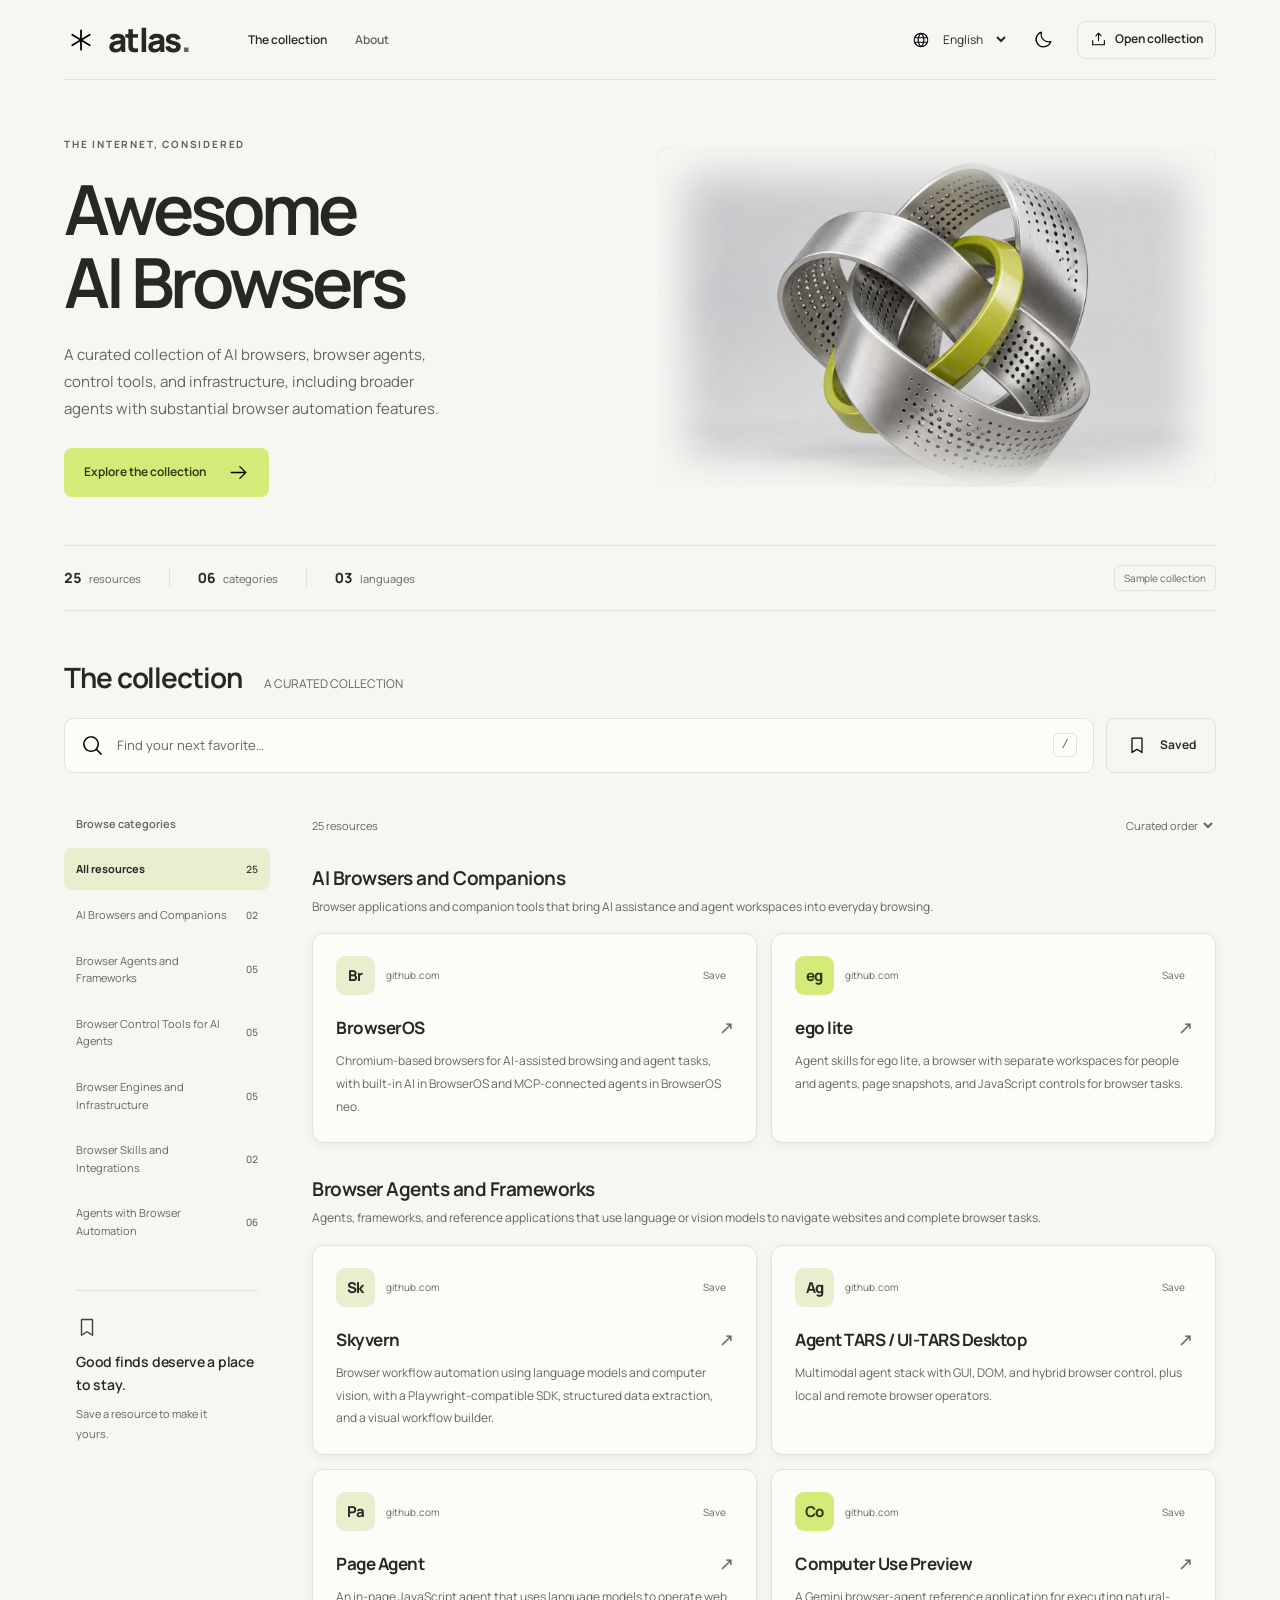
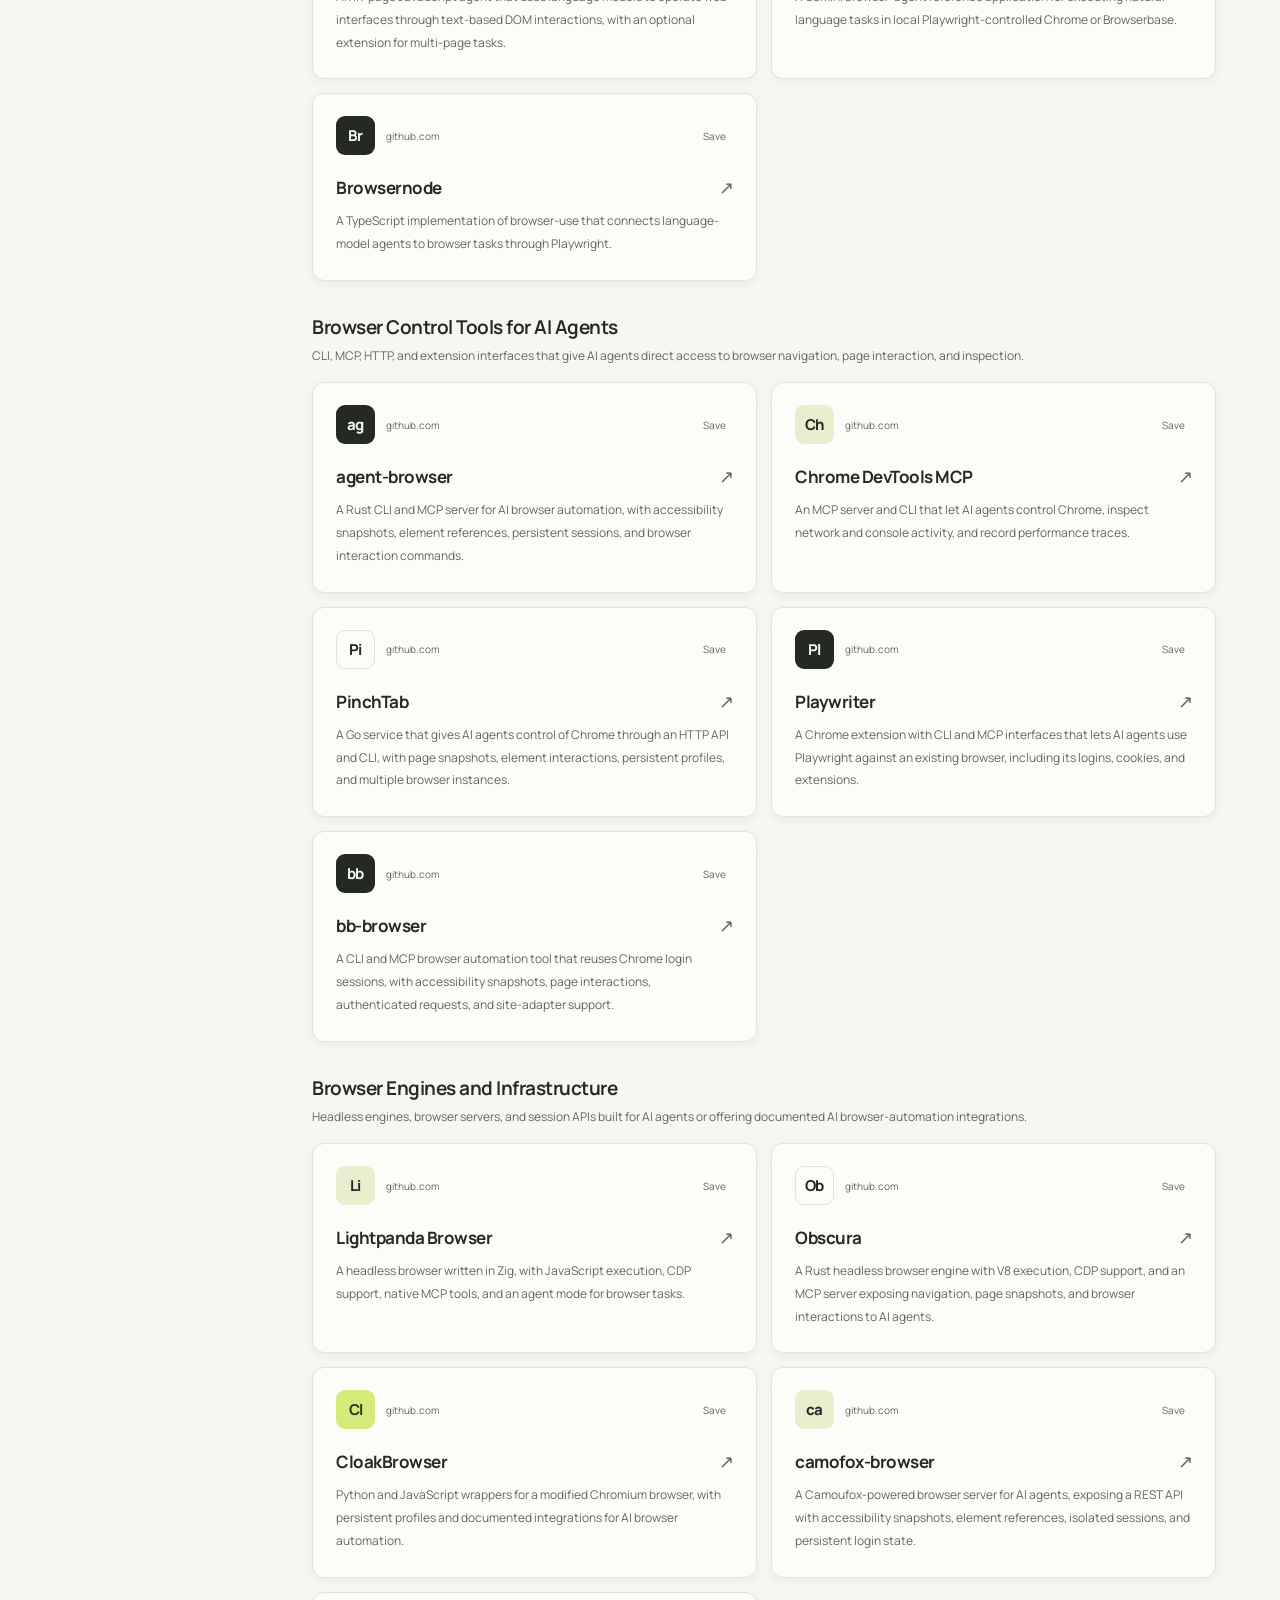
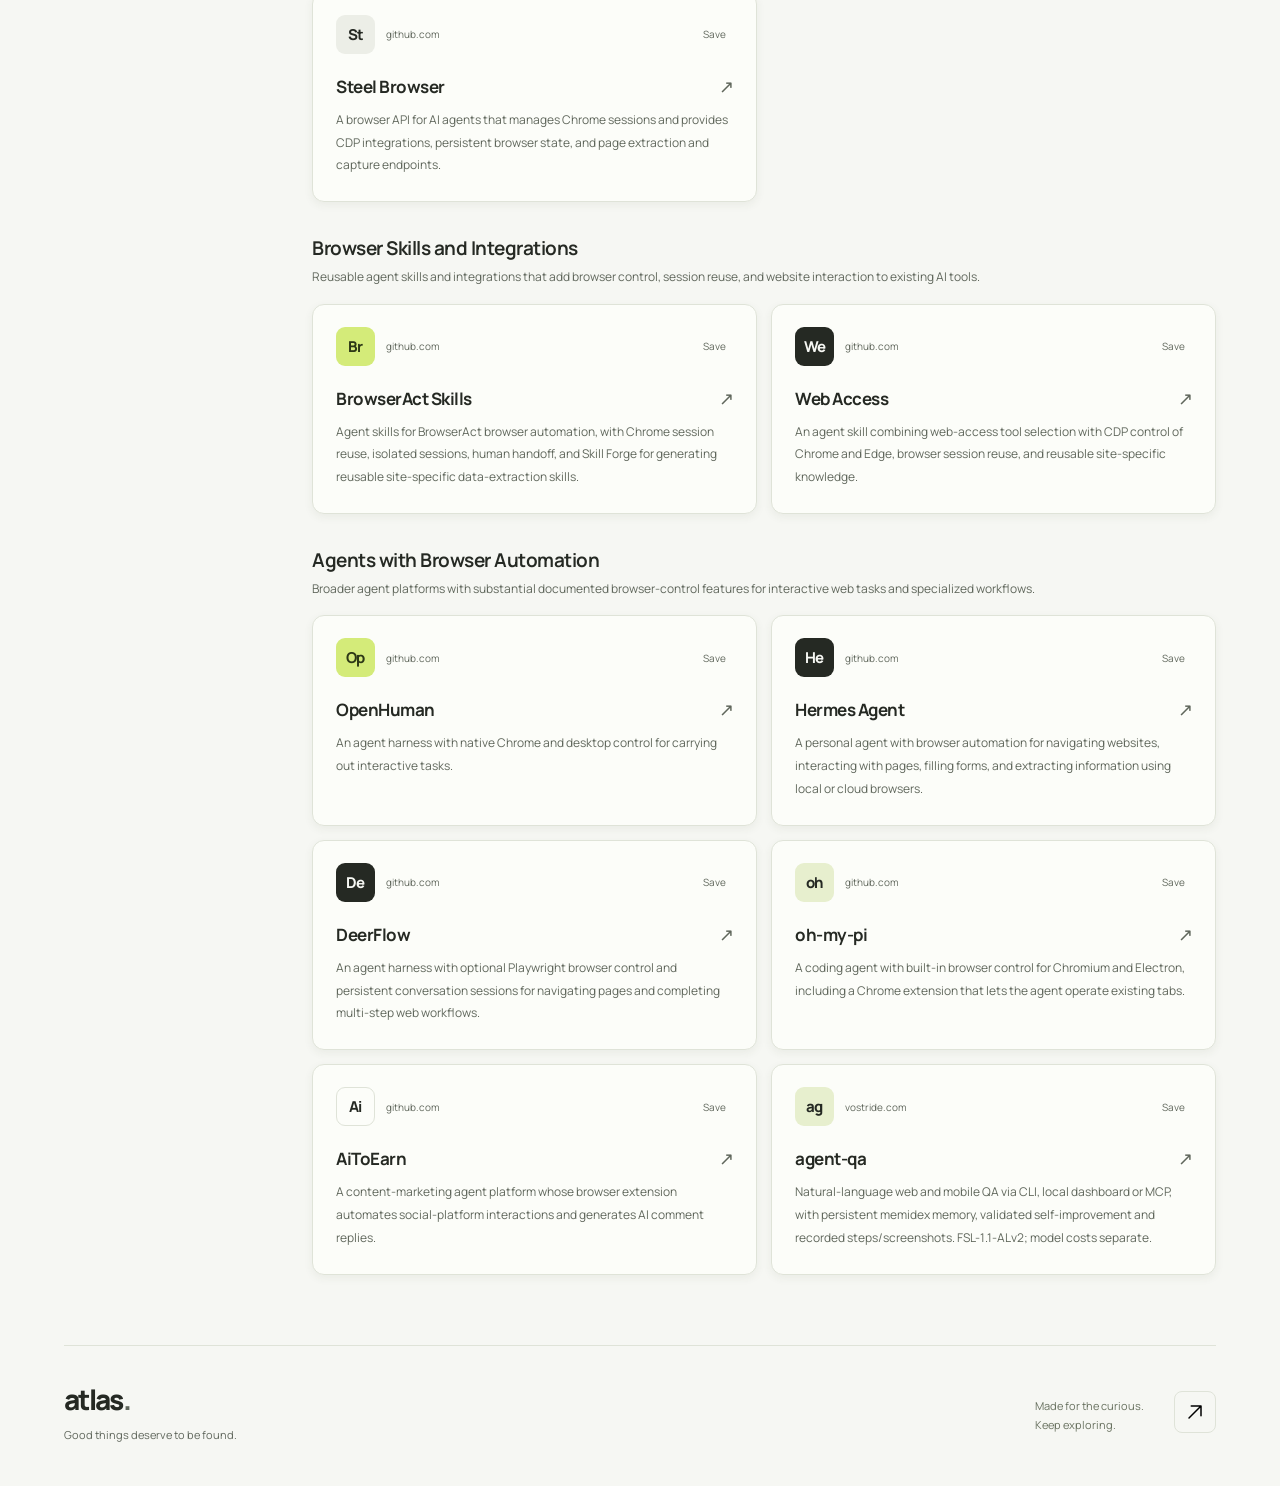
<file: docs/taste/index.html>
<!doctype html>
<html lang="en">
<head>
  <meta charset="utf-8">
  <meta name="viewport" content="width=device-width, initial-scale=1">
  <meta name="color-scheme" content="light dark">
  <meta name="description" content="A thoughtfully organized collection of useful resources. Browse, search, and keep your favorites.">
  <title>Awesome AI Browsers</title>
  <link rel="icon" href="assets/icons/asterisk.svg" type="image/svg+xml">
  <link rel="preload" href="assets/manrope-latin-wght-normal.woff2" as="font" type="font/woff2" crossorigin>
  <link rel="stylesheet" href="styles.css">
  <script>
    try {
      const preference = localStorage.getItem('atlas-theme');
      document.documentElement.dataset.theme = preference || (matchMedia('(prefers-color-scheme: dark)').matches ? 'dark' : 'light');
    } catch (_) { /* The stylesheet also respects the system theme. */ }
  </script>
  <script src="collection-data.js" defer></script>
  <script src="app.js" defer></script>
</head>
<body>
  <a class="skip-link" href="#collection" data-i18n="skipToCollection">Skip to the collection</a>
  <div class="page-shell" id="top">
    <header class="site-header">
      <a class="wordmark" href="#top" aria-label="Atlas home"><span class="brand-symbol"><img src="assets/icons/asterisk.svg" alt="" width="28" height="28"></span>atlas<span class="wordmark-period">.</span></a>
      <nav class="header-nav" aria-label="Main navigation" data-i18n-label="mainNavigation">
        <a class="nav-link current" href="#collection" data-i18n="collection">The collection</a>
        <a class="nav-link" href="#about" data-i18n="about">About</a>
      </nav>
      <div class="header-actions">
        <label class="locale-control"><img class="icon" src="assets/icons/globe.svg" alt="" width="18" height="18"><span class="sr-only" data-i18n="languageLabel">Language</span><select id="locale-select" aria-label="Language"></select></label>
        <button class="icon-button" id="theme-toggle" type="button" aria-label="Switch color theme" title="Switch color theme"><img class="icon theme-moon" src="assets/icons/moon.svg" alt="" width="20" height="20"><img class="icon theme-sun" src="assets/icons/sun.svg" alt="" width="20" height="20"></button>
        <button class="button button-small button-outline" id="import-button" type="button" aria-label="Open collection" data-i18n-label="importData"><img class="icon" src="assets/icons/upload-simple.svg" alt="" width="17" height="17"><span data-i18n="importData">Load your list</span></button>
        <input id="file-input" type="file" accept=".json,application/json" hidden>
      </div>
    </header>

    <main>
      <section class="hero" aria-labelledby="list-title">
        <div class="hero-copy">
          <p class="eyebrow" data-i18n="eyebrow">A collection worth exploring</p>
          <h1 id="list-title">Awesome browsers.</h1>
          <p class="hero-description" id="list-description">A considered collection for a better time on the web.</p>
          <a class="button button-primary" href="#collection"><span data-i18n="explore">Explore the collection</span><img src="assets/icons/arrow-right.svg" alt="" width="21" height="21"></a>
        </div>
        <div class="hero-art"><img src="assets/hero.png" width="1536" height="1024" alt="Sculptural brushed aluminum ribbons orbiting a chartreuse ring" fetchpriority="high"></div>
      </section>

      <div class="collection-meta" aria-label="Collection overview">
        <div class="collection-stats"><span><strong id="resource-total">0</strong> <span data-i18n="resourcesLabel">resources</span></span><span><strong id="category-total">0</strong> <span data-i18n="categoriesLabelShort">categories</span></span><span><strong id="locale-total">0</strong> <span data-i18n="languagesLabel">languages</span></span></div>
        <span class="data-status" id="data-status" role="status">Sample collection</span>
      </div>

      <section id="collection" class="collection" aria-labelledby="collection-title">
        <div class="collection-heading"><h2 id="collection-title" data-i18n="collection">The collection</h2><span class="collection-heading-note" data-i18n="curatedLabel">A little less searching. A lot more finding.</span></div>
        <div class="search-toolbar">
          <div class="search-field"><img class="icon" src="assets/icons/magnifying-glass.svg" alt="" width="23" height="23"><label class="sr-only" for="search-input" data-i18n="searchLabel">Search resources</label><input id="search-input" type="search" autocomplete="off" placeholder="Find your next favorite…"><button class="icon-button" type="button" id="clear-search" aria-label="Clear search" hidden><img class="icon" src="assets/icons/x.svg" alt="" width="17" height="17"></button><kbd aria-hidden="true">/</kbd></div>
          <button class="button button-outline saved-toggle" id="saved-toggle" type="button" aria-label="Saved" data-i18n-label="saved" aria-pressed="false"><img class="icon" src="assets/icons/bookmark-simple.svg" alt="" width="20" height="20"><span data-i18n="saved">Saved</span></button>
        </div>

        <div class="error-panel" id="error-panel" role="alert" hidden><p id="error-message"></p><button class="text-button" id="dismiss-error" type="button" data-i18n="dismissError">Dismiss</button></div>
        <div class="directory-layout">
          <aside class="directory-sidebar"><h3 class="sidebar-title" data-i18n="categoriesLabel">Browse by category</h3><nav id="categories" aria-label="Resource categories" data-i18n-label="categoriesNavigation"></nav><div class="sidebar-note"><img class="icon" src="assets/icons/bookmark-simple.svg" alt="" width="22" height="22"><p data-i18n="sidebarNote">Good finds deserve a place to stay.</p><span data-i18n="sidebarHint">Save a resource to make it yours.</span></div></aside>
          <div class="directory-content">
            <div class="results-toolbar"><p id="results-count" role="status" aria-live="polite"></p><label class="sort-control"><span class="sr-only" data-i18n="sortLabel">Sort resources</span><select id="sort-select"><option value="curated" data-i18n="sortCurated">Curated order</option><option value="name" data-i18n="sortName">Name: A-Z</option></select></label></div>
            <div id="results"></div>
            <div class="empty-state" id="empty-state" hidden><img class="icon" src="assets/icons/tray.svg" alt="" width="42" height="42"><h3 id="empty-title" data-i18n="emptyTitle">Nothing here yet</h3><p id="empty-description" data-i18n="emptyDescription">Try another search or browse the full collection.</p><button class="button button-outline" id="reset-filters" type="button" data-i18n="resetFilters">Reset filters</button></div>
          </div>
        </div>
      </section>
      <noscript><p class="error-panel">Enable JavaScript to browse this collection and load your own JSON file.</p></noscript>
    </main>

    <footer id="about" class="site-footer"><div><a class="wordmark footer-wordmark" href="#top">atlas<span class="wordmark-period">.</span></a><p data-i18n="footerNote">A home for things worth finding.</p></div><p class="footer-detail"><span data-i18n="footerDetail">Made for the curious.</span><br><span data-i18n="footerSignoff">Keep exploring.</span></p><a class="back-top" href="#top" aria-label="Back to top" data-i18n-label="backToTop"><img class="icon" src="assets/icons/arrow-up-right.svg" alt="" width="24" height="24"></a></footer>
  </div>
</body>
</html>
</file>
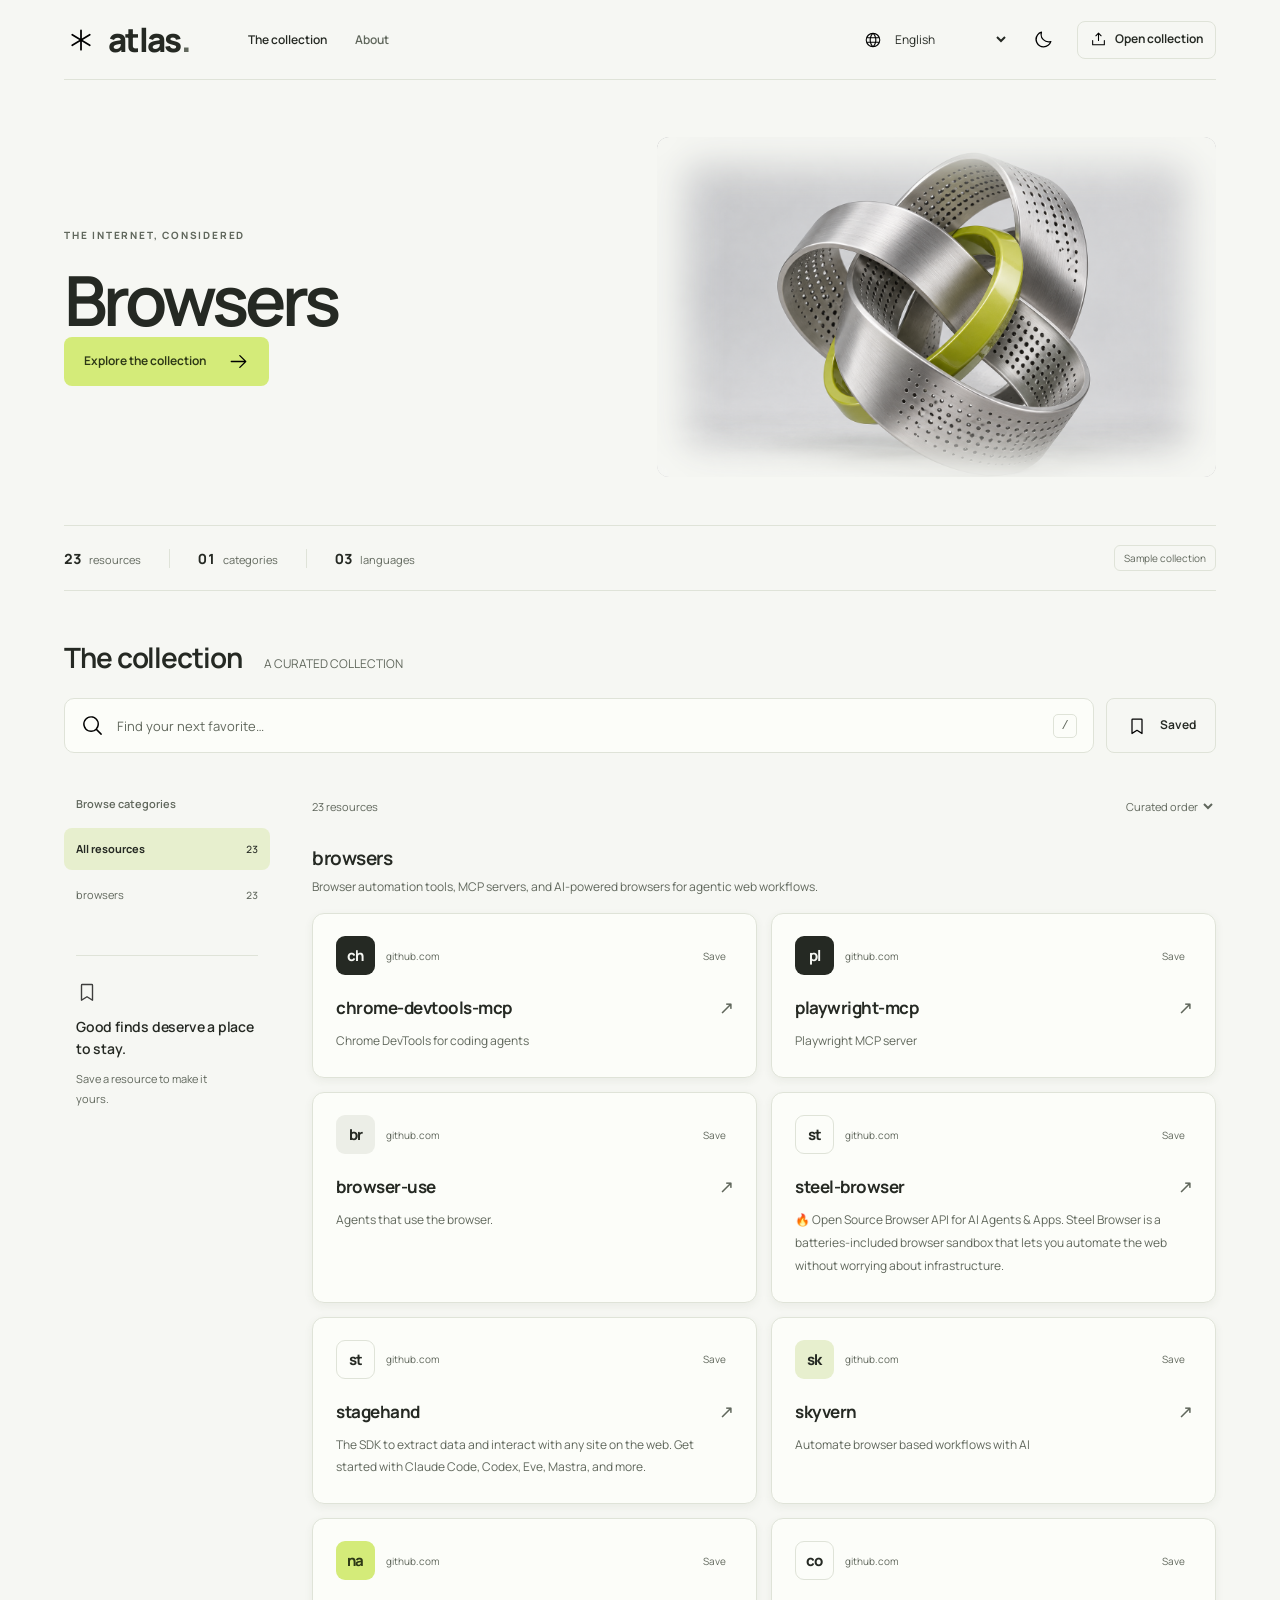
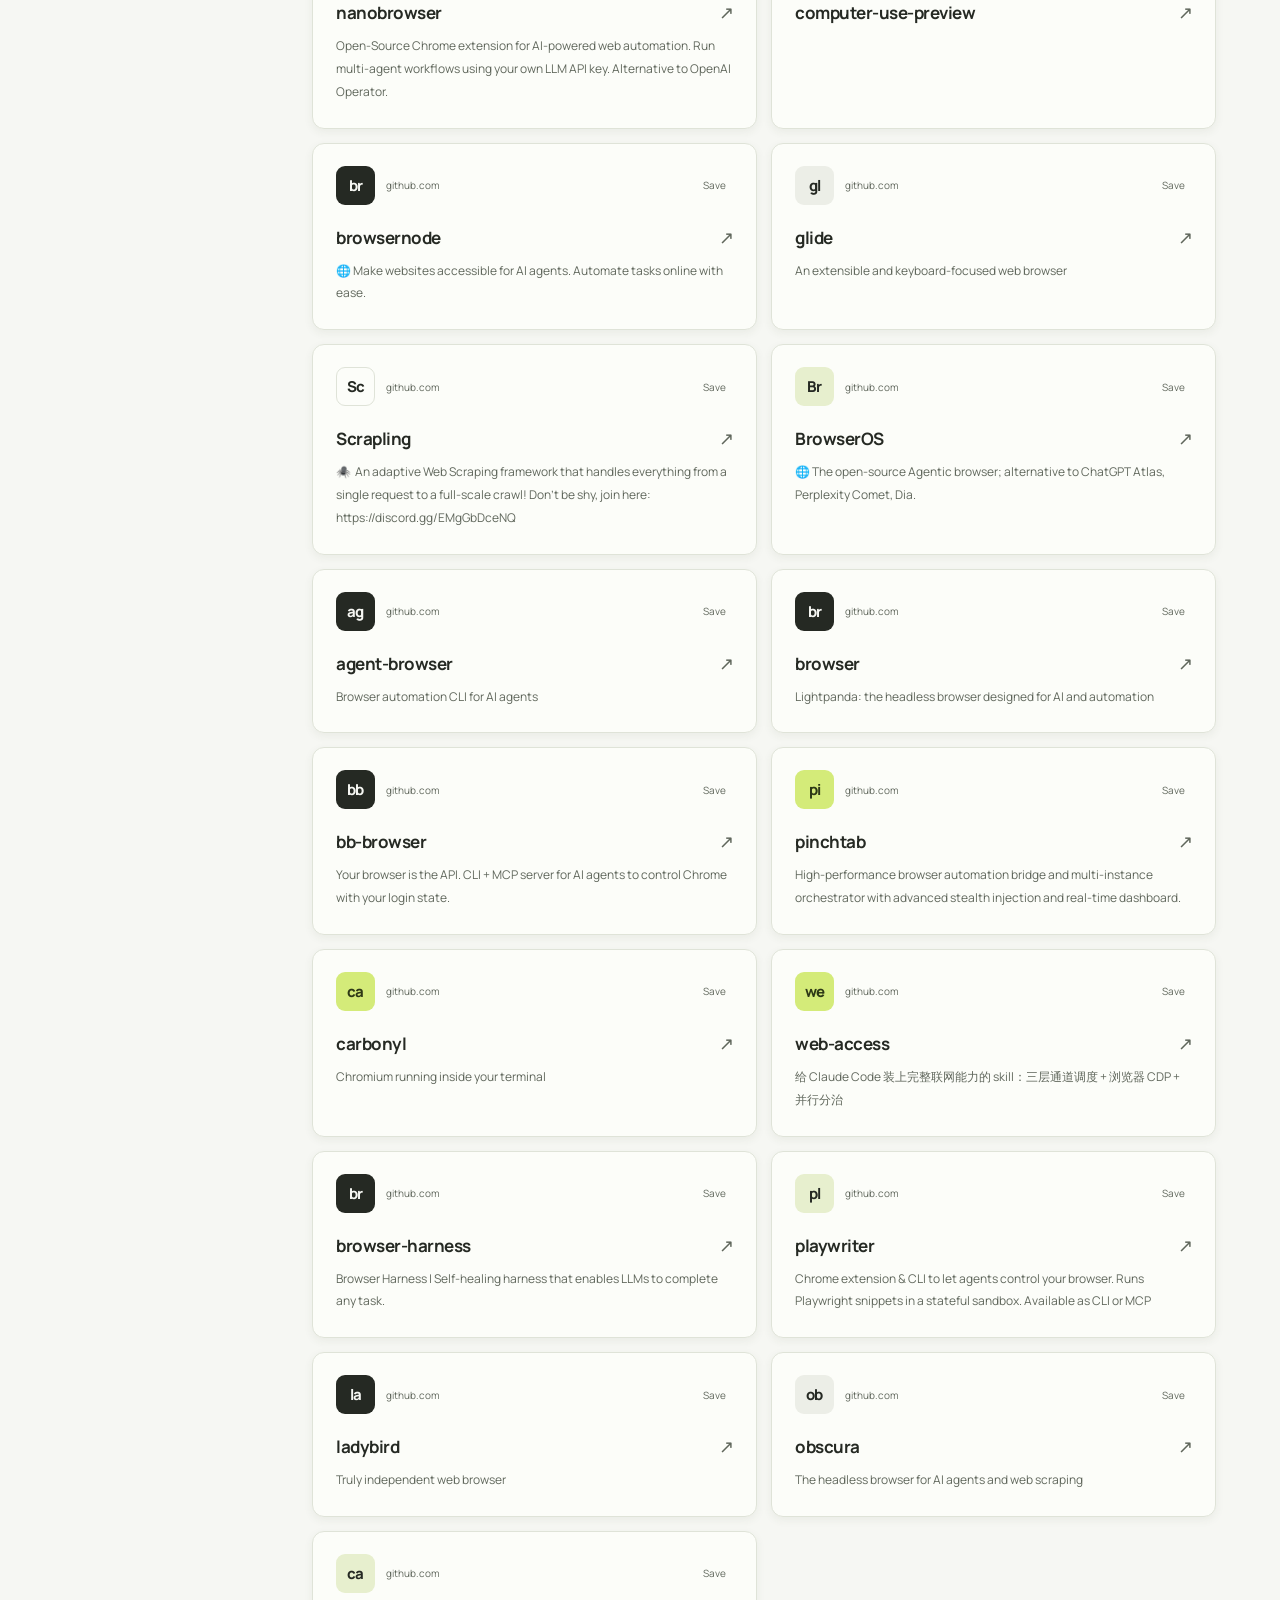
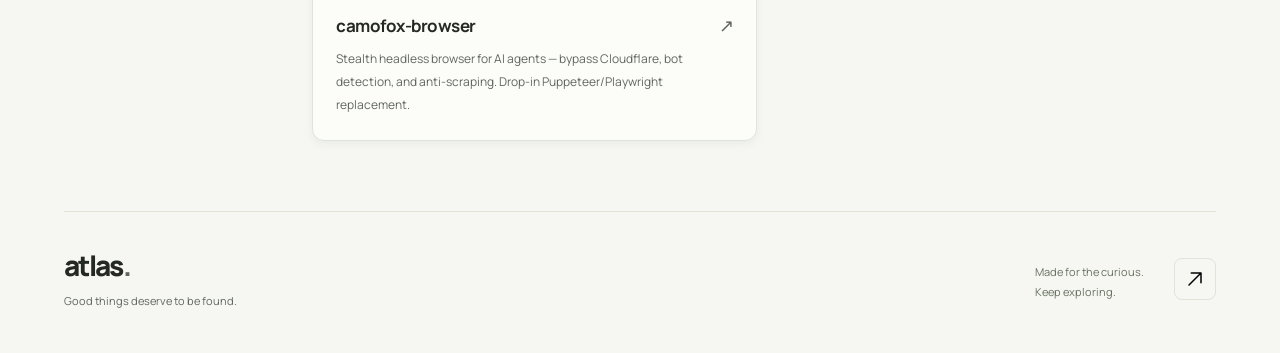
<file: docs/templates/taste/index.html>
<!doctype html>
<html lang="en">
<head>
  <meta charset="utf-8">
  <meta name="viewport" content="width=device-width, initial-scale=1">
  <meta name="color-scheme" content="light dark">
  <meta name="description" content="A thoughtfully organized collection of useful resources. Browse, search, and keep your favorites.">
  <title>Browsers</title>
  <link rel="icon" href="assets/icons/asterisk.svg" type="image/svg+xml">
  <link rel="preload" href="assets/manrope-latin-wght-normal.woff2" as="font" type="font/woff2" crossorigin>
  <link rel="stylesheet" href="styles.css">
  <script>
    try {
      const preference = localStorage.getItem('atlas-theme');
      document.documentElement.dataset.theme = preference || (matchMedia('(prefers-color-scheme: dark)').matches ? 'dark' : 'light');
    } catch (_) { /* The stylesheet also respects the system theme. */ }
  </script>
  <script src="collection-data.js" defer></script>
  <script src="app.js" defer></script>
</head>
<body>
  <a class="skip-link" href="#collection" data-i18n="skipToCollection">Skip to the collection</a>
  <div class="page-shell" id="top">
    <header class="site-header">
      <a class="wordmark" href="#top" aria-label="Atlas home"><span class="brand-symbol"><img src="assets/icons/asterisk.svg" alt="" width="28" height="28"></span>atlas<span class="wordmark-period">.</span></a>
      <nav class="header-nav" aria-label="Main navigation" data-i18n-label="mainNavigation">
        <a class="nav-link current" href="#collection" data-i18n="collection">The collection</a>
        <a class="nav-link" href="#about" data-i18n="about">About</a>
      </nav>
      <div class="header-actions">
        <label class="locale-control"><img class="icon" src="assets/icons/globe.svg" alt="" width="18" height="18"><span class="sr-only" data-i18n="languageLabel">Language</span><select id="locale-select" aria-label="Language"><option value="en">English</option></select></label>
        <button class="icon-button" id="theme-toggle" type="button" aria-label="Switch color theme" title="Switch color theme"><img class="icon theme-moon" src="assets/icons/moon.svg" alt="" width="20" height="20"><img class="icon theme-sun" src="assets/icons/sun.svg" alt="" width="20" height="20"></button>
        <button class="button button-small button-outline" id="import-button" type="button" aria-label="Open collection" data-i18n-label="importData"><img class="icon" src="assets/icons/upload-simple.svg" alt="" width="17" height="17"><span data-i18n="importData">Load your list</span></button>
        <input id="file-input" type="file" accept=".json,application/json" hidden>
      </div>
    </header>

    <main>
      <section class="hero" aria-labelledby="list-title">
        <div class="hero-copy">
          <p class="eyebrow" data-i18n="eyebrow">A collection worth exploring</p>
          <h1 id="list-title">Awesome browsers.</h1>
          <p class="hero-description" id="list-description">A considered collection for a better time on the web.</p>
          <a class="button button-primary" href="#collection"><span data-i18n="explore">Explore the collection</span><img src="assets/icons/arrow-right.svg" alt="" width="21" height="21"></a>
        </div>
        <div class="hero-art"><img src="assets/hero.png" width="1536" height="1024" alt="Sculptural brushed aluminum ribbons orbiting a chartreuse ring" fetchpriority="high"></div>
      </section>

      <div class="collection-meta" aria-label="Collection overview">
        <div class="collection-stats"><span><strong id="resource-total">0</strong> <span data-i18n="resourcesLabel">resources</span></span><span><strong id="category-total">0</strong> <span data-i18n="categoriesLabelShort">categories</span></span><span><strong id="locale-total">0</strong> <span data-i18n="languagesLabel">languages</span></span></div>
        <span class="data-status" id="data-status" role="status">Sample collection</span>
      </div>

      <section id="collection" class="collection" aria-labelledby="collection-title">
        <div class="collection-heading"><h2 id="collection-title" data-i18n="collection">The collection</h2><span class="collection-heading-note" data-i18n="curatedLabel">A little less searching. A lot more finding.</span></div>
        <div class="search-toolbar">
          <div class="search-field"><img class="icon" src="assets/icons/magnifying-glass.svg" alt="" width="23" height="23"><label class="sr-only" for="search-input" data-i18n="searchLabel">Search resources</label><input id="search-input" type="search" autocomplete="off" placeholder="Find your next favorite…"><button class="icon-button" type="button" id="clear-search" aria-label="Clear search" hidden><img class="icon" src="assets/icons/x.svg" alt="" width="17" height="17"></button><kbd aria-hidden="true">/</kbd></div>
          <button class="button button-outline saved-toggle" id="saved-toggle" type="button" aria-label="Saved" data-i18n-label="saved" aria-pressed="false"><img class="icon" src="assets/icons/bookmark-simple.svg" alt="" width="20" height="20"><span data-i18n="saved">Saved</span></button>
        </div>

        <div class="error-panel" id="error-panel" role="alert" hidden><p id="error-message"></p><button class="text-button" id="dismiss-error" type="button" data-i18n="dismissError">Dismiss</button></div>
        <div class="directory-layout">
          <aside class="directory-sidebar"><h3 class="sidebar-title" data-i18n="categoriesLabel">Browse by category</h3><nav id="categories" aria-label="Resource categories" data-i18n-label="categoriesNavigation"></nav><div class="sidebar-note"><img class="icon" src="assets/icons/bookmark-simple.svg" alt="" width="22" height="22"><p data-i18n="sidebarNote">Good finds deserve a place to stay.</p><span data-i18n="sidebarHint">Save a resource to make it yours.</span></div></aside>
          <div class="directory-content">
            <div class="results-toolbar"><p id="results-count" role="status" aria-live="polite"></p><label class="sort-control"><span class="sr-only" data-i18n="sortLabel">Sort resources</span><select id="sort-select"><option value="curated" data-i18n="sortCurated">Curated order</option><option value="name" data-i18n="sortName">Name: A-Z</option></select></label></div>
            <div id="results"></div>
            <div class="empty-state" id="empty-state" hidden><img class="icon" src="assets/icons/tray.svg" alt="" width="42" height="42"><h3 id="empty-title" data-i18n="emptyTitle">Nothing here yet</h3><p id="empty-description" data-i18n="emptyDescription">Try another search or browse the full collection.</p><button class="button button-outline" id="reset-filters" type="button" data-i18n="resetFilters">Reset filters</button></div>
          </div>
        </div>
      </section>
      <noscript><p class="error-panel">Enable JavaScript to browse this collection and load your own JSON file.</p></noscript>
    </main>

    <footer id="about" class="site-footer"><div><a class="wordmark footer-wordmark" href="#top">atlas<span class="wordmark-period">.</span></a><p data-i18n="footerNote">A home for things worth finding.</p></div><p class="footer-detail"><span data-i18n="footerDetail">Made for the curious.</span><br><span data-i18n="footerSignoff">Keep exploring.</span></p><a class="back-top" href="#top" aria-label="Back to top" data-i18n-label="backToTop"><img class="icon" src="assets/icons/arrow-up-right.svg" alt="" width="24" height="24"></a></footer>
  </div>
</body>
</html>
</file>
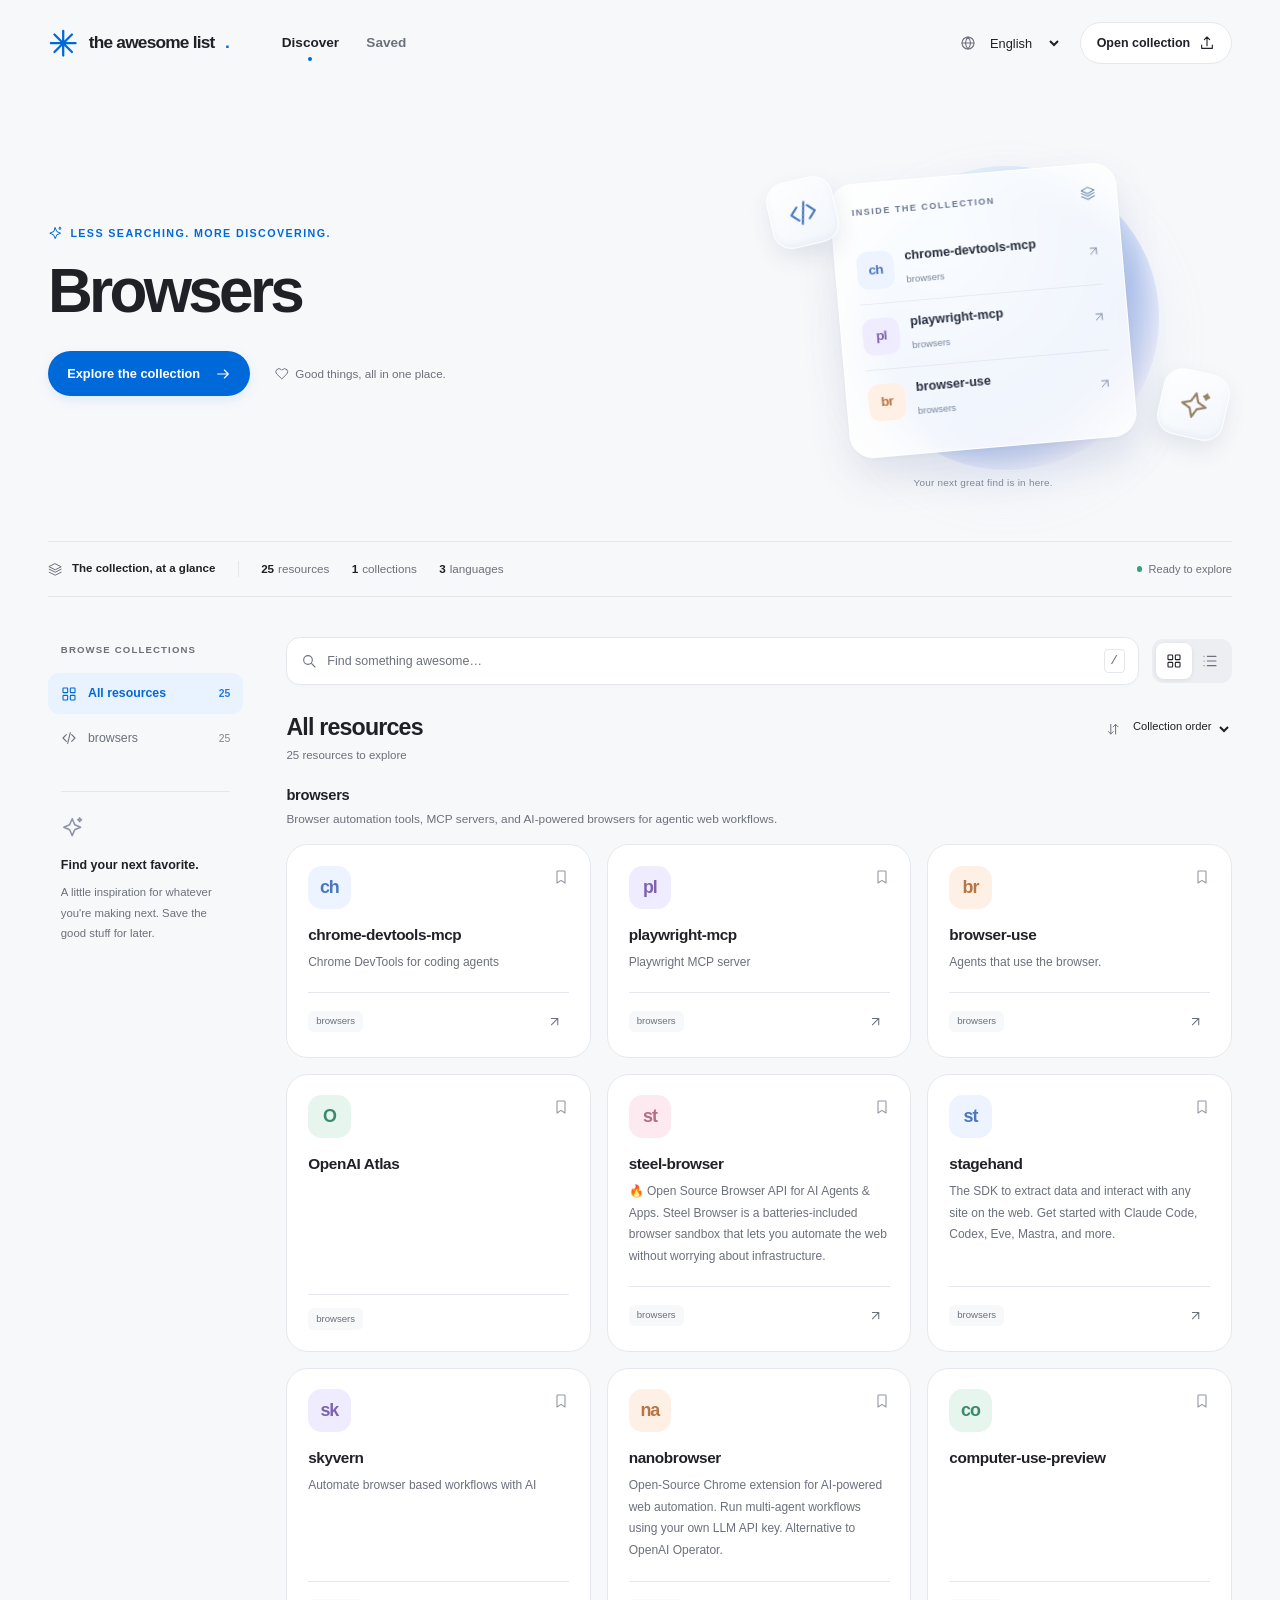
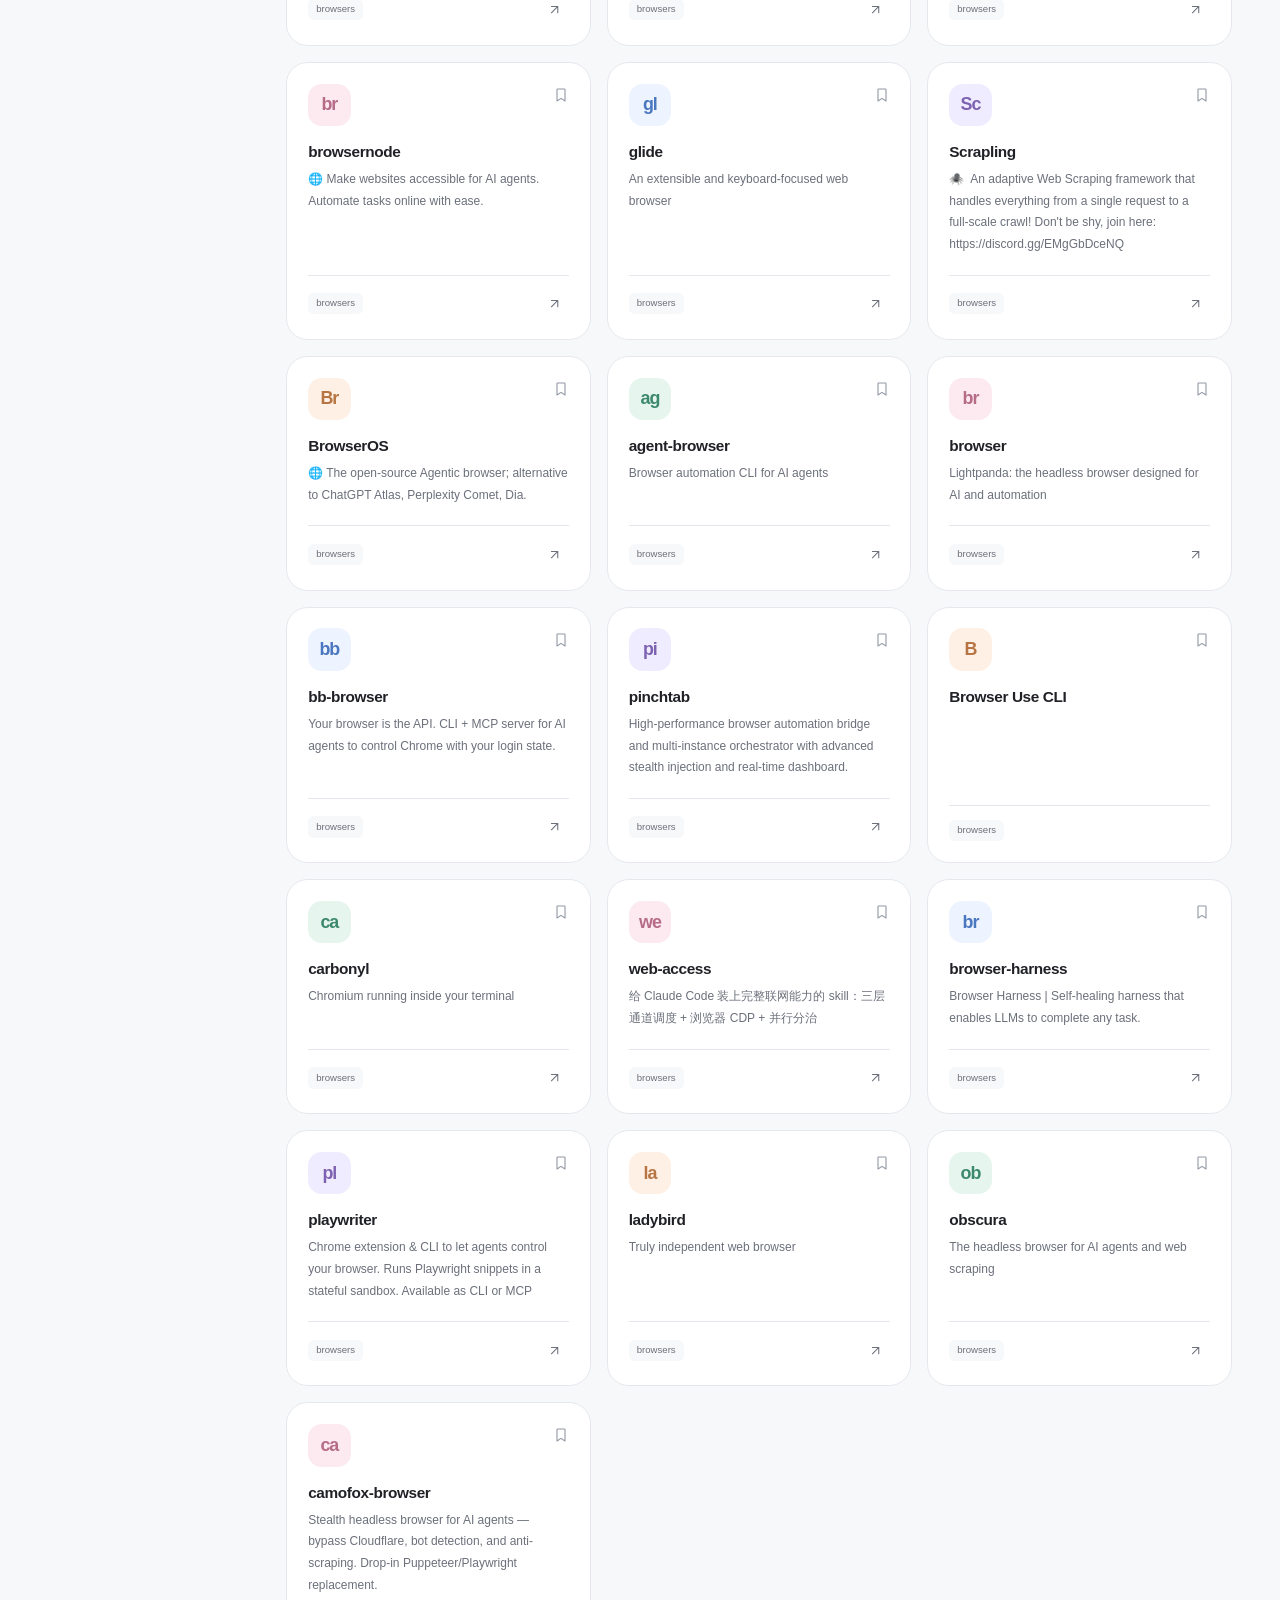
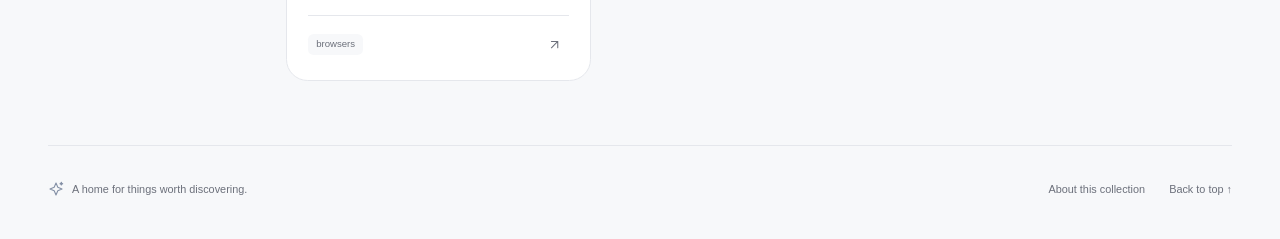
<file: docs/templates/apple/awesome-list.html>
<!doctype html>
<html lang="en">
<head>
  <meta charset="utf-8">
  <meta name="viewport" content="width=device-width, initial-scale=1">
  <meta name="color-scheme" content="light dark">
  <meta name="description" content="A thoughtfully organized collection of useful tools and resources.">
  <title>Browsers</title>
  <style>
    :root {
      font: 100%/1.5 -apple-system, BlinkMacSystemFont, "Segoe UI", sans-serif;
      font-optical-sizing: auto;
      --bg: #f7f8fa; --surface: #fff; --ink: #202126; --muted: #6c707b;
      --line: #e5e7ec; --blue: #0069d9; --blue-soft: #e9f2ff;
      --glass: rgb(247 248 250 / .84); --shadow: 0 12px 36px rgb(25 40 75 / .055);
      --radius: 1.35rem;
    }
    * { box-sizing: border-box; }
    html { scroll-behavior: smooth; scroll-padding-top: 7rem; }
    body { margin: 0; background: var(--bg); color: var(--ink); -webkit-font-smoothing: antialiased; }
    button, input, select { font: inherit; }
    button, a, select, summary { -webkit-tap-highlight-color: transparent; touch-action: manipulation; }
    button, select { cursor: pointer; }
    button { color: inherit; }
    a { color: inherit; text-decoration: none; }
    button { border: 0; }
    button:active, .primary:active { transform: scale(.97); transition: none; }
    :focus-visible { outline: 3px solid var(--blue); outline-offset: 4px; }
    [hidden] { display: none !important; }
    svg { width: 1.25rem; height: 1.25rem; flex: 0 0 auto; fill: none; stroke: currentColor; stroke-width: 1.65; stroke-linecap: round; stroke-linejoin: round; }
    .sr-only { position: absolute; width: 1px; height: 1px; padding: 0; overflow: hidden; clip: rect(0,0,0,0); white-space: nowrap; border: 0; }
    .skip-link { position: fixed; top: .6rem; left: 1rem; padding: .75rem 1rem; background: var(--surface); z-index: 100; transform: translateY(-180%); border-radius: .7rem; }
    .skip-link:focus { transform: none; }
    .wrap { width: min(80rem, calc(100% - 6rem)); margin-inline: auto; }
    .topbar { position: sticky; top: 0; z-index: 20; background: var(--glass); backdrop-filter: blur(24px) saturate(160%); -webkit-backdrop-filter: blur(24px) saturate(160%); }
    .topbar::after { content: ""; position: absolute; height: 1rem; top: 100%; left: 0; right: 0; background: linear-gradient(var(--glass), transparent); pointer-events: none; }
    .nav { height: 5.4rem; display: flex; align-items: center; gap: 3.3rem; }
    .brand { display: inline-flex; align-items: center; gap: .65rem; font-size: 1.08rem; font-weight: 720; letter-spacing: -.045em; white-space: nowrap; }
    .brand-mark { width: 1.9rem; height: 1.9rem; color: var(--blue); stroke-width: 2.4; }
    .nav-tabs { display: flex; align-items: center; gap: 1.7rem; }
    .nav-tab { position: relative; padding: .8rem 0; background: transparent; font-size: .85rem; font-weight: 560; color: var(--muted); }
    .nav-tab[aria-pressed="true"] { color: var(--ink); }
    .nav-tab[aria-pressed="true"]::after { content: ""; position: absolute; left: 0; right: 0; bottom: .3rem; margin: auto; width: .25rem; height: .25rem; border-radius: 50%; background: var(--blue); }
    .save-count { font-size: .66rem; padding: .1rem .35rem; border-radius: .35rem; background: var(--line); margin-left: .3rem; }
    .nav-actions { display: flex; align-items: center; gap: 1.1rem; margin-left: auto; }
    .language-control { display: flex; align-items: center; gap: .4rem; }
    .language-control svg { width: 1rem; height: 1rem; color: var(--muted); }
    select { background: transparent; border: 0; color: var(--ink); padding: .65rem .25rem; font-size: .8rem; max-width: 10rem; }
    option { color: var(--ink); background: var(--surface); }
    .subtle-button { display: inline-flex; align-items: center; justify-content: center; gap: .55rem; padding: .65rem 1rem; border: 1px solid var(--line); border-radius: 2rem; background: var(--surface); font-size: .78rem; font-weight: 600; transition: box-shadow .2s, transform .2s; }
    .subtle-button:hover { box-shadow: 0 3px 12px rgb(0 0 0 / .06); }
    .subtle-button svg { width: 1rem; height: 1rem; }
    .hero { display: grid; grid-template-columns: 1.25fr 1fr; align-items: center; gap: 4rem; padding: 4rem 0 4.4rem; }
    .hero:has(.hero-art[hidden]) { grid-template-columns: 1fr; }
    .eyebrow { display: flex; align-items: center; gap: .5rem; color: var(--blue); font-size: .67rem; font-weight: 700; letter-spacing: .13em; text-transform: uppercase; }
    .eyebrow svg { width: .9rem; height: .9rem; }
    h1 { margin: 1.15rem 0 1.1rem; font-size: clamp(2.8rem, 4.85vw, 4.55rem); font-weight: 710; line-height: 1.045; letter-spacing: -.06em; overflow-wrap: anywhere; }
    h1 span { display: block; color: #7c8392; }
    .hero-description { max-width: 31rem; margin: 0; color: var(--muted); font-size: .98rem; line-height: 1.75; white-space: pre-line; }
    .hero-bottom { display: flex; align-items: center; flex-wrap: wrap; gap: 1.6rem; margin-top: 1.7rem; }
    .primary { display: inline-flex; align-items: center; justify-content: center; gap: .9rem; background: var(--blue); color: #fff; border-radius: 2rem; padding: .8rem 1.2rem; font-size: .8rem; font-weight: 560; box-shadow: 0 4px 12px rgb(0 105 217 / .1); transition: background .2s, transform .2s; }
    .primary:hover { background: #005bbb; }
    .primary svg { width: 1rem; height: 1rem; }
    .hero-note { font-size: .73rem; color: var(--muted); display: inline-flex; align-items: center; gap: .4rem; }
    .hero-note svg { width: .85rem; height: .85rem; }
    .hero-art { position: relative; display: grid; place-items: center; min-height: 20rem; isolation: isolate; }
    .halo { position: absolute; width: 19rem; height: 19rem; border-radius: 50%; z-index: -2; background: radial-gradient(circle at 27% 24%, #e4f3ff, #c0d7f5 43%, #b4c8f0 62%, #dddff4 82%); box-shadow: inset 0 0 30px rgb(255 255 255 / .8), 0 20px 50px rgb(164 187 232 / .15); transform: translate(1.5rem, .5rem); }
    .halo::after { content: ""; position: absolute; width: 9rem; height: 9rem; border: 1px solid rgb(255 255 255 / .65); border-radius: 50%; inset: 5rem; }
    .floating-icon { position: absolute; z-index: 2; display: grid; place-items: center; width: 4.2rem; height: 4.2rem; border-radius: 1.2rem; background: linear-gradient(145deg, #fff, #f1f5fb); border: 1px solid #fff; color: #4679be; box-shadow: 0 10px 22px rgb(43 69 107 / .1), inset 0 -3px 5px rgb(174 188 214 / .12); }
    .floating-icon svg { width: 2rem; height: 2rem; stroke-width: 1.6; }
    .floating-icon.one { left: 7%; top: 9%; transform: rotate(-13deg); }
    .floating-icon.two { right: 1%; bottom: 10%; transform: rotate(13deg); color: #968267; }
    .collection-preview { width: 18rem; padding: 1.3rem; border-radius: 1.5rem; background: rgb(255 255 255 / .79); border: 1px solid #fff; backdrop-filter: blur(18px); box-shadow: 0 20px 40px rgb(63 85 128 / .12), 0 2px 5px rgb(63 85 128 / .03); transform: rotate(-5deg); }
    .preview-heading { display: flex; align-items: center; justify-content: space-between; gap: 1rem; margin-bottom: 1.15rem; color: #6c7890; font-size: .57rem; font-weight: 650; letter-spacing: .16em; }
    .preview-heading svg { width: .95rem; height: .95rem; color: #6a8eae; }
    .preview-row { display: flex; align-items: center; gap: .7rem; padding: .7rem 0; color: #242b3b; }
    .preview-row + .preview-row { border-top: 1px solid rgb(139 151 177 / .15); }
    .preview-row strong { display: block; font-size: .79rem; font-weight: 630; }
    .preview-row small { font-size: .59rem; color: #778398; }
    .preview-row > svg { width: .9rem; margin-left: auto; color: #7f8ba1; }
    .preview-row .resource-icon { width: 2.35rem; height: 2.35rem; font-size: .85rem; border-radius: .7rem; }
    .art-caption { position: absolute; bottom: -1.3rem; left: 0; right: 0; text-align: center; color: #818795; font-size: .62rem; letter-spacing: .025em; }
    .collection-strip { display: flex; align-items: center; gap: 1.4rem; padding: 1.15rem 0; border-top: 1px solid var(--line); border-bottom: 1px solid var(--line); margin-bottom: 2.5rem; }
    .strip-label { display: flex; align-items: center; gap: .6rem; font-size: .72rem; font-weight: 600; }
    .strip-label svg { width: .9rem; height: .9rem; color: var(--muted); }
    .strip-separator { height: 1rem; width: 1px; background: var(--line); }
    .strip-stat { font-size: .73rem; color: var(--muted); }
    .strip-stat strong { color: var(--ink); font-weight: 600; margin-right: .25rem; }
    .strip-end { margin-left: auto; font-size: .69rem; color: var(--muted); display: flex; align-items: center; gap: .4rem; }
    .status-dot { display: inline-block; width: .35rem; height: .35rem; border-radius: 50%; background: #34a47b; }
    .library { display: grid; grid-template-columns: 12.2rem minmax(0, 1fr); gap: 2.7rem; align-items: start; padding-bottom: 4rem; }
    .sidebar { position: sticky; top: 7.2rem; }
    .sidebar-label { font-size: .6rem; color: var(--muted); font-weight: 650; letter-spacing: .12em; text-transform: uppercase; margin: .35rem 0 1rem .8rem; }
    .category-list { display: flex; flex-direction: column; gap: .25rem; }
    .category { width: 100%; display: flex; align-items: center; gap: .7rem; text-align: left; border-radius: .7rem; padding: .7rem .8rem; background: transparent; color: var(--muted); font-size: .77rem; transition: background .15s, color .15s; }
    .category:hover { color: var(--ink); background: var(--line); }
    .category[aria-pressed="true"] { color: var(--blue); background: var(--blue-soft); font-weight: 600; }
    .category svg { width: 1rem; height: 1rem; }
    .category-name { overflow-wrap: anywhere; }
    .category-count { margin-left: auto; font-size: .65rem; opacity: .85; padding-left: .5rem; }
    .category.nested { padding-left: calc(.8rem + min(var(--depth), 3) * .85rem); font-size: .71rem; }
    .category.nested svg { width: .8rem; height: .8rem; }
    .sidebar-note { margin: 2rem .8rem 0; padding-top: 1.5rem; border-top: 1px solid var(--line); color: var(--muted); font-size: .71rem; line-height: 1.8; }
    .sidebar-note svg { margin-bottom: .6rem; width: 1.4rem; height: 1.4rem; color: #8b94a7; }
    .sidebar-note strong { display: block; color: var(--ink); font-size: .78rem; font-weight: 600; margin-bottom: .35rem; }
    .sidebar-note p { margin: 0; }
    .toolbar { display: flex; gap: .8rem; align-items: center; margin-bottom: 1.8rem; }
    .search-box { display: flex; align-items: center; gap: .65rem; background: var(--surface); border: 1px solid var(--line); border-radius: .85rem; padding: .25rem .85rem; flex: 1; min-width: 0; box-shadow: 0 2px 3px rgb(0 0 0 / .015); }
    .search-box:focus-within { border-color: var(--blue); outline: 3px solid var(--blue-soft); }
    .search-box > svg { width: 1rem; color: var(--muted); }
    .search-box input { width: 100%; min-width: 0; background: transparent; border: 0; outline: none; color: var(--ink); padding: .6rem 0; font-size: .78rem; }
    .search-box input::placeholder { color: var(--muted); opacity: 1; }
    .search-box kbd { font: .6rem inherit; border: 1px solid var(--line); color: var(--muted); padding: .1rem .35rem; border-radius: .25rem; white-space: nowrap; }
    .clear-search { background: transparent; display: grid; place-items: center; min-width: 1.7rem; min-height: 1.7rem; }
    .clear-search svg { width: .9rem; height: .9rem; }
    .view-switch { display: flex; padding: .25rem; background: #eceef2; border-radius: .7rem; }
    .view-button { display: grid; place-items: center; width: 2.25rem; height: 2.25rem; background: transparent; color: var(--muted); border-radius: .5rem; }
    .view-button[aria-pressed="true"] { background: var(--surface); color: var(--ink); box-shadow: 0 1px 4px rgb(0 0 0 / .08); }
    .view-button svg { width: 1rem; height: 1rem; }
    .results-top { display: flex; align-items: flex-start; justify-content: space-between; gap: 1rem; margin-bottom: 1.2rem; }
    h2 { font-size: 1.45rem; font-weight: 650; line-height: 1.2; letter-spacing: -.035em; margin: 0 0 .35rem; overflow-wrap: anywhere; }
    .result-count { font-size: .72rem; color: var(--muted); margin: 0; }
    .sort-control { display: flex; align-items: center; gap: .3rem; white-space: nowrap; color: var(--muted); padding-top: .1rem; }
    .sort-control svg { width: .9rem; height: .9rem; }
    .sort-control select { font-size: .7rem; padding-top: .2rem; }
    .section-heading { margin: 2.2rem 0 1rem; }
    .section-heading:first-child { margin-top: .5rem; }
    .section-heading h3 { margin: 0; font-size: .92rem; font-weight: 620; letter-spacing: -.02em; }
    .section-heading p { margin: .3rem 0 0; font-size: .74rem; color: var(--muted); white-space: pre-line; }
    .section-heading .section-path { display: block; font-size: .65rem; color: var(--muted); margin-bottom: .35rem; }
    .resource-grid { display: grid; grid-template-columns: repeat(3, minmax(0, 1fr)); gap: 1rem; }
    .resource-card { display: flex; flex-direction: column; min-width: 0; position: relative; background: var(--surface); border: 1px solid var(--line); border-radius: var(--radius); padding: 1.3rem; transition: transform .22s ease, box-shadow .22s ease, border-color .22s ease; }
    .resource-card:hover { transform: translateY(-3px); border-color: #cbd5e4; box-shadow: var(--shadow); }
    .card-top { display: flex; align-items: flex-start; justify-content: space-between; gap: .6rem; margin-bottom: 1rem; }
    .resource-icon { display: grid; place-items: center; width: 2.65rem; height: 2.65rem; border-radius: .85rem; background: var(--tile-bg, #e9f2ff); color: var(--tile-ink, #3976b9); font-size: 1.12rem; font-weight: 700; letter-spacing: -.055em; flex-shrink: 0; }
    .bookmark { display: grid; place-items: center; background: transparent; color: #9298a4; border-radius: .5rem; width: 2rem; height: 2rem; margin: -.3rem -.5rem 0 0; }
    .bookmark svg { width: 1rem; height: 1rem; }
    .bookmark:hover { background: var(--bg); color: var(--blue); }
    .bookmark[aria-pressed="true"] { color: var(--blue); }
    .bookmark[aria-pressed="true"] svg { fill: var(--blue-soft); }
    .resource-card h4 { margin: 0 0 .4rem; font-size: .96rem; font-weight: 650; line-height: 1.35; letter-spacing: -.025em; overflow-wrap: anywhere; }
    .resource-card h4 a:hover { color: var(--blue); }
    .entry-path { display: block; color: var(--muted); font-size: .6rem; line-height: 1.5; margin-bottom: .3rem; overflow-wrap: anywhere; }
    .card-description { font-size: .75rem; line-height: 1.8; color: var(--muted); margin: 0 0 1.2rem; white-space: pre-line; overflow-wrap: anywhere; }
    .card-footer { display: flex; justify-content: space-between; align-items: center; gap: .5rem; margin-top: auto; padding-top: .85rem; border-top: 1px solid var(--line); min-width: 0; }
    .category-tag { padding: .22rem .5rem; border-radius: .35rem; background: var(--bg); color: var(--muted); font-size: .6rem; max-width: 80%; overflow-wrap: anywhere; }
    .visit-link { display: grid; place-items: center; color: var(--muted); min-width: 1.8rem; min-height: 1.8rem; border-radius: .4rem; }
    .visit-link svg { width: .95rem; height: .95rem; }
    .visit-link:hover { background: var(--blue-soft); color: var(--blue); }
    .resource-grid.list-view { grid-template-columns: 1fr; }
    .list-view .resource-card { display: grid; grid-template-columns: 2.65rem minmax(0, 1fr) auto; column-gap: 1.2rem; padding: 1.2rem; }
    .list-view .card-top { display: contents; }
    .list-view .resource-icon { grid-column: 1; grid-row: 1 / 4; }
    .list-view .bookmark { grid-column: 3; grid-row: 1; margin: 0; }
    .list-view .card-text { grid-column: 2; grid-row: 1 / 3; }
    .list-view .card-description { margin-bottom: .5rem; }
    .list-view .card-footer { grid-column: 2 / 4; padding-top: .5rem; border: 0; }
    .empty { padding: 4rem 1rem; text-align: center; border: 1px dashed var(--line); border-radius: var(--radius); background: var(--surface); }
    .empty > svg { color: #8797b1; width: 2.3rem; height: 2.3rem; margin-bottom: 1rem; }
    .empty h3 { margin: 0; font-size: 1.1rem; font-weight: 600; }
    .empty p { color: var(--muted); font-size: .8rem; margin: .6rem 0 1.5rem; }
    .footer { display: flex; justify-content: space-between; align-items: center; flex-wrap: wrap; gap: 1rem; padding: 1.8rem 0 2.2rem; border-top: 1px solid var(--line); color: var(--muted); font-size: .68rem; }
    .footer-brand { display: flex; align-items: center; gap: .5rem; }
    .footer-brand svg { width: 1rem; height: 1rem; color: #8490a6; }
    .footer-actions { display: flex; gap: 1.5rem; }
    .text-button { padding: .4rem 0; background: transparent; color: var(--muted); font-size: inherit; }
    .text-button:hover { color: var(--blue); }
    .toast { position: fixed; bottom: 1.5rem; left: 50%; transform: translateX(-50%); max-width: calc(100% - 2rem); width: max-content; padding: .85rem 1.2rem; background: var(--ink); color: var(--surface); border-radius: .85rem; box-shadow: var(--shadow); font-size: .8rem; z-index: 50; }
    dialog { width: min(30rem, calc(100% - 2rem)); max-height: calc(100dvh - 3rem); border: 1px solid var(--line); border-radius: 1.5rem; padding: 2rem; background: var(--surface); color: var(--ink); box-shadow: 0 25px 100px rgb(0 0 0 / .2); }
    dialog::backdrop { background: rgb(20 27 42 / .3); backdrop-filter: blur(6px); }
    .dialog-top { display: flex; justify-content: space-between; align-items: center; gap: 1rem; }
    .dialog-top h2 { font-size: 1.5rem; margin: 0; }
    .close-dialog { display: grid; place-items: center; background: var(--bg); width: 2rem; height: 2rem; border-radius: 50%; }
    dialog p { color: var(--muted); font-size: .85rem; line-height: 1.8; }
    dialog .primary { margin-top: .5rem; }
    .load-error { padding: .9rem 1.2rem; border: 1px solid #eab4aa; border-radius: .75rem; color: #943c2c; background: #fff3ef; font-size: .8rem; margin-top: 1rem; overflow-wrap: anywhere; }
    @media (min-width: 1600px) { .hero { padding-block: 5rem; } }
    @media (max-width: 1150px) {
      .wrap { width: calc(100% - 4rem); }
      .nav { gap: 2rem; }
      .hero { gap: 2rem; }
      .hero-art { transform: scale(.9); }
      .library { grid-template-columns: 11rem minmax(0, 1fr); gap: 1.7rem; }
      .resource-grid { grid-template-columns: repeat(2, minmax(0, 1fr)); }
    }
    @media (max-width: 800px) {
      .wrap { width: calc(100% - 2.5rem); }
      .nav { height: auto; min-height: 5rem; gap: 1rem; flex-wrap: wrap; padding-block: 1rem .65rem; }
      .brand { font-size: 1rem; }
      .brand-mark { width: 1.7rem; }
      .nav-tabs { order: 3; width: 100%; justify-content: center; gap: 2rem; }
      .nav-tab { padding-block: .5rem; }
      .nav-tab[aria-pressed="true"]::after { bottom: 0; }
      .nav-actions { gap: .6rem; }
      .open-label { display: none; }
      #open-file { width: 2.25rem; height: 2.25rem; padding: 0; }
      .hero { padding: 2.4rem 0; gap: 0; grid-template-columns: 1fr; }
      h1 { font-size: clamp(2.5rem, 8.8vw, 4.5rem); }
      .hero-description { max-width: 36rem; font-size: .9rem; }
      .hero-art { display: none; }
      .hero-bottom { gap: 1rem; }
      .collection-strip { margin-bottom: 1.7rem; gap: .9rem; flex-wrap: wrap; }
      .strip-end { display: none; }
      .library { display: block; }
      .sidebar { position: static; margin-bottom: 1.3rem; }
      .sidebar-label, .sidebar-note { display: none; }
      .category-list { flex-direction: row; overflow-x: auto; padding: .3rem .15rem .65rem; scrollbar-width: thin; }
      .category { width: auto; flex: 0 0 auto; padding: .65rem .85rem; }
      .category.nested { padding-left: .85rem; }
      .category.nested svg { display: none; }
      .category-count { padding: 0; }
      .toolbar { margin-bottom: 1.4rem; }
      .sidebar + .catalogue { scroll-margin-top: 8rem; }
      .footer { font-size: .65rem; }
    }
    @media (max-width: 480px) {
      .wrap { width: calc(100% - 2rem); }
      .language-control svg { display: none; }
      .language-control select { font-size: .73rem; max-width: 7rem; }
      .resource-grid { grid-template-columns: 1fr; }
      .resource-card { padding: 1.2rem; }
      .card-top { margin-bottom: .8rem; }
      .card-description { font-size: .8rem; }
      .bookmark, .visit-link { width: 2.75rem; height: 2.75rem; }
      .bookmark { margin-top: -.5rem; }
      .strip-label { display: none; }
      .strip-separator { display: none; }
      .collection-strip { gap: 1.2rem; }
      .search-box kbd { display: none; }
      h2 { font-size: 1.3rem; }
      .results-top { gap: .5rem; }
      .list-view .resource-card { grid-template-columns: 2.65rem minmax(0, 1fr) 2rem; gap: .8rem; }
      .list-view .bookmark { width: 2rem; height: 2rem; }
    }
    @media (prefers-color-scheme: dark) {
      :root { --bg: #151619; --surface: #202226; --ink: #f2f3f6; --muted: #a1a6b2; --line: #34373d; --blue: #6cafff; --blue-soft: #20354e; --glass: rgb(21 22 25 / .87); --shadow: 0 12px 36px rgb(0 0 0 / .2); }
      .primary { background: #297add; color: white; }
      .primary:hover { background: #1c6bcb; }
      .view-switch { background: #101114; }
      h1 span { color: #999faa; }
      .halo { opacity: .55; }
      .collection-preview { background: rgb(235 244 255 / .9); }
      .resource-icon { background: color-mix(in srgb, var(--tile-bg, #e9f2ff) 80%, #fff); }
      .resource-card:hover { border-color: #626e82; }
      .load-error { background: #3b2522; color: #ffc3b7; border-color: #775048; }
    }
    @media (prefers-reduced-transparency: reduce) {
      .topbar, .collection-preview { backdrop-filter: none; -webkit-backdrop-filter: none; }
      .topbar { background: var(--bg); }
      .collection-preview { background: #f4f8fd; }
      dialog::backdrop { backdrop-filter: none; background: rgb(20 27 42 / .65); }
    }
    @media (prefers-contrast: more) {
      :root { --muted: #454c58; --line: #8a929e; --glass: var(--bg); }
      .topbar { backdrop-filter: none; }
      .resource-card { border-color: var(--muted); }
      .category-tag { color: var(--ink); }
    }
    @media (prefers-contrast: more) and (prefers-color-scheme: dark) { :root { --muted: #d1d5de; --line: #88919f; } }
    @media (prefers-reduced-motion: reduce) {
      html { scroll-behavior: auto; }
      *, *::before, *::after { transition: none !important; animation: none !important; }
      .resource-card:hover, button:active, .primary:active { transform: none; }
    }
  </style>
</head>
<body>
  <a class="skip-link" href="#catalogue" data-i18n="skip">Skip to resources</a>
  <header class="topbar">
    <nav class="nav wrap" aria-label="Main navigation">
      <a class="brand" href="#" aria-label="The Awesome List home"><svg class="brand-mark" aria-hidden="true" viewBox="0 0 32 32"><path d="M16 3v26M3 16h26M6.8 6.8l18.4 18.4M6.8 25.2 25.2 6.8"/></svg>the awesome list<span style="color:var(--blue)">.</span></a>
      <div class="nav-tabs">
        <button type="button" class="nav-tab" id="discover-tab" aria-pressed="true" data-i18n="discover">Discover</button>
        <button type="button" class="nav-tab" id="saved-tab" aria-pressed="false"><span data-i18n="saved">Saved</span><span class="save-count" id="save-count" hidden>0</span></button>
      </div>
      <div class="nav-actions">
        <label class="language-control"><span data-icon="globe"></span><span class="sr-only" data-i18n="language">Language</span><select id="locale"></select></label>
        <button type="button" id="open-file" class="subtle-button"><span class="open-label" data-i18n="open">Open collection</span><span data-icon="upload"></span></button>
        <input type="file" id="file-input" accept=".json,application/json" hidden>
      </div>
    </nav>
  </header>
  <main class="wrap">
    <div id="load-error" class="load-error" role="alert" hidden></div>
    <section class="hero" aria-labelledby="collection-title">
      <div>
        <div class="eyebrow"><span data-icon="sparkles"></span><span data-i18n="eyebrow">Less searching. More discovering.</span></div>
        <h1 id="collection-title"></h1>
        <p class="hero-description" id="collection-description"></p>
        <div class="hero-bottom"><a class="primary" href="#catalogue"><span data-i18n="explore">Explore the collection</span><span data-icon="arrow-right"></span></a><span class="hero-note"><span data-icon="heart"></span><span data-i18n="heroNote">Good things, all in one place.</span></span></div>
      </div>
      <div class="hero-art" aria-hidden="true">
        <div class="halo"></div>
        <div class="floating-icon one"><span data-icon="code"></span></div>
        <div class="floating-icon two"><span data-icon="sparkles"></span></div>
        <div class="collection-preview"><div class="preview-heading"><span data-i18n="inside">INSIDE THE COLLECTION</span><span data-icon="layers"></span></div><div id="preview-rows"></div></div>
        <div class="art-caption" data-i18n="artCaption">Your next great find is in here.</div>
      </div>
    </section>
    <div class="collection-strip">
      <span class="strip-label"><span data-icon="layers"></span><span data-i18n="atGlance">The collection, at a glance</span></span><span class="strip-separator"></span>
      <span class="strip-stat"><strong id="total-resources">0</strong><span data-i18n="resources">resources</span></span>
      <span class="strip-stat"><strong id="total-collections">0</strong><span data-i18n="collections">collections</span></span>
      <span class="strip-stat"><strong id="total-languages">0</strong><span data-i18n="languages">languages</span></span>
      <span class="strip-end"><span class="status-dot"></span><span data-i18n="ready">Ready to explore</span></span>
    </div>
    <div class="library">
      <aside class="sidebar" aria-label="Collection filters">
        <p class="sidebar-label" data-i18n="browse">Browse collections</p>
        <div class="category-list" id="categories"></div>
        <div class="sidebar-note"><span data-icon="sparkles"></span><strong data-i18n="sidebarTitle">Find your next favorite.</strong><p data-i18n="sidebarText">A little inspiration for whatever you're making next. Save the good stuff for later.</p></div>
      </aside>
      <section class="catalogue" id="catalogue" aria-labelledby="results-title" tabindex="-1">
        <div class="toolbar">
          <div class="search-box"><span data-icon="search"></span><label class="sr-only" for="search" data-i18n="searchLabel">Search resources</label><input type="search" id="search" placeholder="Find something awesome…" autocomplete="off"><button type="button" id="clear-search" class="clear-search" hidden><span data-icon="close"></span></button><kbd aria-hidden="true">/</kbd></div>
          <div class="view-switch" role="group" aria-label="Resource layout"><button type="button" class="view-button" id="grid-view" aria-pressed="true"><span data-icon="grid"></span></button><button type="button" class="view-button" id="list-view" aria-pressed="false"><span data-icon="list"></span></button></div>
        </div>
        <div class="results-top"><div><h2 id="results-title"></h2><p class="result-count" id="result-count" role="status" aria-live="polite" aria-atomic="true"></p></div><label class="sort-control"><span data-icon="sort"></span><span class="sr-only" data-i18n="sort">Sort resources</span><select id="sort"><option value="original" data-i18n="collectionOrder">Collection order</option><option value="az" data-i18n="az">Name: A–Z</option></select></label></div>
        <div id="results"></div>
      </section>
    </div>
    <footer class="footer"><span class="footer-brand"><span data-icon="sparkles"></span><span data-i18n="footer">A home for things worth discovering.</span></span><div class="footer-actions"><button type="button" class="text-button" id="about-button" data-i18n="about">About this collection</button><a class="text-button" href="#" data-i18n="backTop">Back to top ↑</a></div></footer>
  </main>
  <div class="toast" id="toast" role="status" aria-live="polite" hidden></div>
  <dialog id="about-dialog" aria-labelledby="about-title"><div class="dialog-top"><h2 id="about-title" data-i18n="aboutTitle">A place for good finds.</h2><button type="button" class="close-dialog" id="close-dialog"><span data-icon="close"></span></button></div><p data-i18n="aboutText">Explore a collection, make it your own. Search for something specific, browse a category, or save a resource to come back to later. Your saved items stay in this browser.</p><p id="collection-origin"></p><button type="button" class="primary" id="dialog-open"><span data-i18n="open">Open collection</span><span data-icon="upload"></span></button></dialog>
  <noscript><p class="wrap">Enable JavaScript to browse this collection. The embedded collection data is available in this HTML file.</p></noscript>

  <!-- Replace this JSON with an object following data/awesome_list.schema.json.
       When embedding generated JSON, escape '<' as '\u003c' to protect the script boundary.
       Alternatively open a JSON file using the page's Open collection button. -->
  <script type="application/json" id="awesome-data">
{
  "defaultLocale": "en",
  "title": {
    "en": "Browsers",
    "zh-CN": "\u6d4f\u89c8\u5668",
    "zh-HK": "\u700f\u89bd\u5668"
  },
  "sections": [
    {
      "title": {
        "en": "browsers",
        "zh-CN": "\u6d4f\u89c8\u5668",
        "zh-HK": "\u700f\u89bd\u5668"
      },
      "description": {
        "en": "Browser automation tools, MCP servers, and AI-powered browsers for agentic web workflows.",
        "zh-CN": "\u9762\u5411 AI \u667a\u80fd\u4f53\u7684\u6d4f\u89c8\u5668\u81ea\u52a8\u5316\u5de5\u5177\u3001MCP \u670d\u52a1\u5668\u548c AI \u9a71\u52a8\u6d4f\u89c8\u5668\u3002",
        "zh-HK": "\u9762\u5411 AI \u667a\u80fd\u9ad4\u7684\u700f\u89bd\u5668\u81ea\u52d5\u5316\u5de5\u5177\u3001MCP \u4f3a\u670d\u5668\u53ca AI \u9a45\u52d5\u700f\u89bd\u5668\u3002"
      },
      "entries": [
        {
          "name": {
            "en": "chrome-devtools-mcp",
            "zh-CN": "chrome-devtools-mcp",
            "zh-HK": "chrome-devtools-mcp"
          },
          "url": "https://github.com/ChromeDevTools/chrome-devtools-mcp",
          "description": {
            "en": "Chrome DevTools for coding agents",
            "zh-CN": "\u9762\u5411\u7f16\u7a0b\u667a\u80fd\u4f53\u7684 Chrome DevTools",
            "zh-HK": "\u70ba\u7de8\u7a0b\u667a\u80fd\u9ad4\u63d0\u4f9b\u7684 Chrome DevTools"
          }
        },
        {
          "name": {
            "en": "playwright-mcp",
            "zh-CN": "playwright-mcp",
            "zh-HK": "playwright-mcp"
          },
          "url": "https://github.com/microsoft/playwright-mcp",
          "description": {
            "en": "Playwright MCP server",
            "zh-CN": "Playwright MCP \u670d\u52a1\u5668",
            "zh-HK": "Playwright MCP \u4f3a\u670d\u5668"
          }
        },
        {
          "name": {
            "en": "browser-use",
            "zh-CN": "browser-use",
            "zh-HK": "browser-use"
          },
          "url": "https://github.com/browser-use/browser-use",
          "description": {
            "en": "Agents that use the browser.",
            "zh-CN": "\u4f7f\u7528\u6d4f\u89c8\u5668\u7684\u667a\u80fd\u4f53\u3002",
            "zh-HK": "\u4f7f\u7528\u700f\u89bd\u5668\u7684\u667a\u80fd\u9ad4\u3002"
          }
        },
        {
          "name": {
            "en": "OpenAI Atlas",
            "zh-CN": "OpenAI Atlas",
            "zh-HK": "OpenAI Atlas"
          },
          "url": "",
          "description": {
            "en": "",
            "zh-CN": "",
            "zh-HK": ""
          }
        },
        {
          "name": {
            "en": "steel-browser",
            "zh-CN": "steel-browser",
            "zh-HK": "steel-browser"
          },
          "url": "https://github.com/steel-dev/steel-browser",
          "description": {
            "en": "\ud83d\udd25 Open Source Browser API for AI Agents & Apps. Steel Browser is a batteries-included browser sandbox that lets you automate the web without worrying about infrastructure.",
            "zh-CN": "\ud83d\udd25 \u9762\u5411 AI \u667a\u80fd\u4f53\u4e0e\u5e94\u7528\u7684\u5f00\u6e90\u6d4f\u89c8\u5668 API\u3002Steel Browser \u662f\u4e00\u4e2a\u5f00\u7bb1\u5373\u7528\u7684\u6d4f\u89c8\u5668\u6c99\u7bb1\uff0c\u8ba9\u4f60\u65e0\u9700\u64cd\u5fc3\u57fa\u7840\u8bbe\u65bd\u5373\u53ef\u81ea\u52a8\u5316\u7f51\u9875\u3002",
            "zh-HK": "\ud83d\udd25 \u70ba AI \u667a\u80fd\u9ad4\u53ca\u61c9\u7528\u800c\u8a2d\u7684\u958b\u6e90\u700f\u89bd\u5668 API\u3002Steel Browser \u662f\u4e00\u500b\u958b\u7bb1\u5373\u7528\u7684\u700f\u89bd\u5668\u6c99\u76d2\uff0c\u8b93\u4f60\u7121\u9700\u64d4\u5fc3\u57fa\u790e\u8a2d\u65bd\u5373\u53ef\u81ea\u52d5\u5316\u7db2\u9801\u3002"
          }
        },
        {
          "name": {
            "en": "stagehand",
            "zh-CN": "stagehand",
            "zh-HK": "stagehand"
          },
          "url": "https://github.com/browserbase/stagehand",
          "description": {
            "en": "The SDK to extract data and interact with any site on the web. Get started with Claude Code, Codex, Eve, Mastra, and more.",
            "zh-CN": "\u7528\u4e8e\u63d0\u53d6\u6570\u636e\u5e76\u4e0e\u7f51\u7edc\u4e0a\u4efb\u4f55\u7f51\u7ad9\u4ea4\u4e92\u7684 SDK\u3002\u53ef\u642d\u914d Claude Code\u3001Codex\u3001Eve\u3001Mastra \u7b49\u4f7f\u7528\u3002",
            "zh-HK": "\u7528\u65bc\u64f7\u53d6\u8cc7\u6599\u4e26\u8207\u7db2\u7d61\u4e0a\u4efb\u4f55\u7db2\u7ad9\u4e92\u52d5\u7684 SDK\u3002\u53ef\u914d\u5408 Claude Code\u3001Codex\u3001Eve\u3001Mastra \u7b49\u4f7f\u7528\u3002"
          }
        },
        {
          "name": {
            "en": "skyvern",
            "zh-CN": "skyvern",
            "zh-HK": "skyvern"
          },
          "url": "https://github.com/Skyvern-AI/skyvern",
          "description": {
            "en": "Automate browser based workflows with AI",
            "zh-CN": "\u4f7f\u7528 AI \u81ea\u52a8\u5316\u57fa\u4e8e\u6d4f\u89c8\u5668\u7684\u5de5\u4f5c\u6d41",
            "zh-HK": "\u4f7f\u7528 AI \u81ea\u52d5\u5316\u57fa\u65bc\u700f\u89bd\u5668\u7684\u5de5\u4f5c\u6d41\u7a0b"
          }
        },
        {
          "name": {
            "en": "nanobrowser",
            "zh-CN": "nanobrowser",
            "zh-HK": "nanobrowser"
          },
          "url": "https://github.com/nanobrowser/nanobrowser",
          "description": {
            "en": "Open-Source Chrome extension for AI-powered web automation. Run multi-agent workflows using your own LLM API key. Alternative to OpenAI Operator.",
            "zh-CN": "\u7528\u4e8e AI \u9a71\u52a8\u7f51\u9875\u81ea\u52a8\u5316\u7684\u5f00\u6e90 Chrome \u6269\u5c55\u3002\u4f7f\u7528\u4f60\u81ea\u5df1\u7684 LLM API \u5bc6\u94a5\u8fd0\u884c\u591a\u667a\u80fd\u4f53\u5de5\u4f5c\u6d41\u3002OpenAI Operator \u7684\u66ff\u4ee3\u54c1\u3002",
            "zh-HK": "\u7528\u65bc AI \u9a45\u52d5\u7db2\u9801\u81ea\u52d5\u5316\u7684\u958b\u6e90 Chrome \u64f4\u5145\u529f\u80fd\u3002\u4f7f\u7528\u4f60\u81ea\u5df1\u7684 LLM API \u91d1\u9470\u57f7\u884c\u591a\u667a\u80fd\u9ad4\u5de5\u4f5c\u6d41\u7a0b\u3002OpenAI Operator \u7684\u66ff\u4ee3\u54c1\u3002"
          }
        },
        {
          "name": {
            "en": "computer-use-preview",
            "zh-CN": "computer-use-preview",
            "zh-HK": "computer-use-preview"
          },
          "url": "https://github.com/google-gemini/computer-use-preview",
          "description": {
            "en": "",
            "zh-CN": "",
            "zh-HK": ""
          }
        },
        {
          "name": {
            "en": "browsernode",
            "zh-CN": "browsernode",
            "zh-HK": "browsernode"
          },
          "url": "https://github.com/lennybase/browsernode",
          "description": {
            "en": "\ud83c\udf10 Make websites accessible for AI agents. Automate tasks online with ease.",
            "zh-CN": "\ud83c\udf10 \u8ba9\u7f51\u7ad9\u53ef\u4f9b AI \u667a\u80fd\u4f53\u8bbf\u95ee\u3002\u8f7b\u677e\u81ea\u52a8\u5316\u5728\u7ebf\u4efb\u52a1\u3002",
            "zh-HK": "\ud83c\udf10 \u8b93\u7db2\u7ad9\u53ef\u4f9b AI \u667a\u80fd\u9ad4\u5b58\u53d6\u3002\u8f15\u9b06\u81ea\u52d5\u5316\u7dda\u4e0a\u4efb\u52d9\u3002"
          }
        },
        {
          "name": {
            "en": "glide",
            "zh-CN": "glide",
            "zh-HK": "glide"
          },
          "url": "https://github.com/glide-browser/glide",
          "description": {
            "en": "An extensible and keyboard-focused web browser",
            "zh-CN": "\u4e00\u6b3e\u53ef\u6269\u5c55\u4e14\u4ee5\u952e\u76d8\u4e3a\u6838\u5fc3\u7684\u7f51\u9875\u6d4f\u89c8\u5668",
            "zh-HK": "\u4e00\u6b3e\u53ef\u64f4\u5145\u4e14\u4ee5\u9375\u76e4\u70ba\u6838\u5fc3\u7684\u7db2\u9801\u700f\u89bd\u5668"
          }
        },
        {
          "name": {
            "en": "Scrapling",
            "zh-CN": "Scrapling",
            "zh-HK": "Scrapling"
          },
          "url": "https://github.com/D4Vinci/Scrapling",
          "description": {
            "en": "\ud83d\udd77\ufe0f \ufe0f An adaptive Web Scraping framework that handles everything from a single request to a full-scale crawl! Don't be shy, join here: https://discord.gg/EMgGbDceNQ",
            "zh-CN": "\ud83d\udd77\ufe0f \ufe0f \u4e00\u4e2a\u81ea\u9002\u5e94\u7684\u7f51\u9875\u6293\u53d6\u6846\u67b6\uff0c\u4ece\u5355\u6b21\u8bf7\u6c42\u5230\u5168\u91cf\u722c\u53d6\u4e00\u5e94\u4ff1\u5168\uff01\u522b\u5bb3\u7f9e\uff0c\u52a0\u5165\u6211\u4eec\uff1ahttps://discord.gg/EMgGbDceNQ",
            "zh-HK": "\ud83d\udd77\ufe0f \ufe0f \u4e00\u500b\u81ea\u9069\u61c9\u7684\u7db2\u9801\u64f7\u53d6\u6846\u67b6\uff0c\u7531\u55ae\u6b21\u8acb\u6c42\u5230\u5168\u91cf\u722c\u53d6\u4e00\u61c9\u4ff1\u5168\uff01\u5225\u5bb3\u7f9e\uff0c\u52a0\u5165\u6211\u5011\uff1ahttps://discord.gg/EMgGbDceNQ"
          }
        },
        {
          "name": {
            "en": "BrowserOS",
            "zh-CN": "BrowserOS",
            "zh-HK": "BrowserOS"
          },
          "url": "https://github.com/browseros-ai/BrowserOS",
          "description": {
            "en": "\ud83c\udf10 The open-source Agentic browser; alternative to ChatGPT Atlas, Perplexity Comet, Dia.",
            "zh-CN": "\ud83c\udf10 \u5f00\u6e90\u7684\u667a\u80fd\u4f53\u6d4f\u89c8\u5668\uff1bChatGPT Atlas\u3001Perplexity Comet\u3001Dia \u7684\u66ff\u4ee3\u54c1\u3002",
            "zh-HK": "\ud83c\udf10 \u958b\u6e90\u7684\u667a\u80fd\u9ad4\u700f\u89bd\u5668\uff1bChatGPT Atlas\u3001Perplexity Comet\u3001Dia \u7684\u66ff\u4ee3\u54c1\u3002"
          }
        },
        {
          "name": {
            "en": "agent-browser",
            "zh-CN": "agent-browser",
            "zh-HK": "agent-browser"
          },
          "url": "https://github.com/vercel-labs/agent-browser",
          "description": {
            "en": "Browser automation CLI for AI agents",
            "zh-CN": "\u9762\u5411 AI \u667a\u80fd\u4f53\u7684\u6d4f\u89c8\u5668\u81ea\u52a8\u5316 CLI",
            "zh-HK": "\u70ba AI \u667a\u80fd\u9ad4\u800c\u8a2d\u7684\u700f\u89bd\u5668\u81ea\u52d5\u5316 CLI"
          }
        },
        {
          "name": {
            "en": "browser",
            "zh-CN": "browser",
            "zh-HK": "browser"
          },
          "url": "https://github.com/lightpanda-io/browser",
          "description": {
            "en": "Lightpanda: the headless browser designed for AI and automation",
            "zh-CN": "Lightpanda\uff1a\u4e3a AI \u4e0e\u81ea\u52a8\u5316\u800c\u8bbe\u8ba1\u7684\u65e0\u5934\u6d4f\u89c8\u5668",
            "zh-HK": "Lightpanda\uff1a\u70ba AI \u8207\u81ea\u52d5\u5316\u800c\u8a2d\u8a08\u7684\u7121\u982d\u700f\u89bd\u5668"
          }
        },
        {
          "name": {
            "en": "bb-browser",
            "zh-CN": "bb-browser",
            "zh-HK": "bb-browser"
          },
          "url": "https://github.com/epiral/bb-browser",
          "description": {
            "en": "Your browser is the API. CLI + MCP server for AI agents to control Chrome with your login state.",
            "zh-CN": "\u4f60\u7684\u6d4f\u89c8\u5668\u5c31\u662f API\u3002\u4e3a AI \u667a\u80fd\u4f53\u63d0\u4f9b CLI + MCP \u670d\u52a1\u5668\uff0c\u8ba9\u5176\u4ee5\u4f60\u7684\u767b\u5f55\u72b6\u6001\u63a7\u5236 Chrome\u3002",
            "zh-HK": "\u4f60\u7684\u700f\u89bd\u5668\u5c31\u662f API\u3002\u70ba AI \u667a\u80fd\u9ad4\u63d0\u4f9b CLI + MCP \u4f3a\u670d\u5668\uff0c\u8b93\u5176\u4ee5\u4f60\u7684\u767b\u5165\u72c0\u614b\u63a7\u5236 Chrome\u3002"
          }
        },
        {
          "name": {
            "en": "pinchtab",
            "zh-CN": "pinchtab",
            "zh-HK": "pinchtab"
          },
          "url": "https://github.com/pinchtab/pinchtab",
          "description": {
            "en": "High-performance browser automation bridge and multi-instance orchestrator with advanced stealth injection and real-time dashboard.",
            "zh-CN": "\u9ad8\u6027\u80fd\u7684\u6d4f\u89c8\u5668\u81ea\u52a8\u5316\u6865\u63a5\u4e0e\u591a\u5b9e\u4f8b\u7f16\u6392\u5668\uff0c\u5177\u5907\u9ad8\u7ea7\u9690\u8eab\u6ce8\u5165\u4e0e\u5b9e\u65f6\u4eea\u8868\u677f\u3002",
            "zh-HK": "\u9ad8\u6548\u80fd\u7684\u700f\u89bd\u5668\u81ea\u52d5\u5316\u6a4b\u63a5\u8207\u591a\u5be6\u4f8b\u7de8\u6392\u5668\uff0c\u5177\u5099\u9032\u968e\u96b1\u8eab\u6ce8\u5165\u8207\u5373\u6642\u5100\u8868\u677f\u3002"
          }
        },
        {
          "name": {
            "en": "Browser Use CLI",
            "zh-CN": "Browser Use CLI",
            "zh-HK": "Browser Use CLI"
          },
          "url": "",
          "description": {
            "en": "",
            "zh-CN": "",
            "zh-HK": ""
          }
        },
        {
          "name": {
            "en": "carbonyl",
            "zh-CN": "carbonyl",
            "zh-HK": "carbonyl"
          },
          "url": "https://github.com/fathyb/carbonyl",
          "description": {
            "en": "Chromium running inside your terminal",
            "zh-CN": "\u5728\u7ec8\u7aef\u91cc\u8fd0\u884c\u7684 Chromium",
            "zh-HK": "\u5728\u7d42\u7aef\u6a5f\u88e1\u904b\u884c\u7684 Chromium"
          }
        },
        {
          "name": {
            "en": "web-access",
            "zh-CN": "web-access",
            "zh-HK": "web-access"
          },
          "url": "https://github.com/eze-is/web-access",
          "description": {
            "en": "\u7ed9 Claude Code \u88c5\u4e0a\u5b8c\u6574\u8054\u7f51\u80fd\u529b\u7684 skill\uff1a\u4e09\u5c42\u901a\u9053\u8c03\u5ea6 + \u6d4f\u89c8\u5668 CDP + \u5e76\u884c\u5206\u6cbb",
            "zh-CN": "\u7ed9 Claude Code \u88c5\u4e0a\u5b8c\u6574\u8054\u7f51\u80fd\u529b\u7684 skill\uff1a\u4e09\u5c42\u901a\u9053\u8c03\u5ea6 + \u6d4f\u89c8\u5668 CDP + \u5e76\u884c\u5206\u6cbb",
            "zh-HK": "\u70ba Claude Code \u88dd\u4e0a\u5b8c\u6574\u806f\u7db2\u80fd\u529b\u7684 skill\uff1a\u4e09\u5c64\u901a\u9053\u8abf\u5ea6 + \u700f\u89bd\u5668 CDP + \u4e26\u884c\u5206\u6cbb"
          }
        },
        {
          "name": {
            "en": "browser-harness",
            "zh-CN": "browser-harness",
            "zh-HK": "browser-harness"
          },
          "url": "https://github.com/browser-use/browser-harness",
          "description": {
            "en": "Browser Harness | Self-healing harness that enables LLMs to complete any task.",
            "zh-CN": "Browser Harness | \u81ea\u6108\u5f0f\u6846\u67b6\uff0c\u8ba9 LLM \u80fd\u591f\u5b8c\u6210\u4efb\u4f55\u4efb\u52a1\u3002",
            "zh-HK": "Browser Harness | \u81ea\u7652\u5f0f\u6846\u67b6\uff0c\u8b93 LLM \u80fd\u5920\u5b8c\u6210\u4efb\u4f55\u4efb\u52d9\u3002"
          }
        },
        {
          "name": {
            "en": "playwriter",
            "zh-CN": "playwriter",
            "zh-HK": "playwriter"
          },
          "url": "https://github.com/remorses/playwriter",
          "description": {
            "en": "Chrome extension & CLI to let agents control your browser. Runs Playwright snippets in a stateful sandbox. Available as CLI or MCP",
            "zh-CN": "\u8ba9\u667a\u80fd\u4f53\u63a7\u5236\u4f60\u6d4f\u89c8\u5668\u7684 Chrome \u6269\u5c55\u4e0e CLI\u3002\u5728\u6709\u72b6\u6001\u7684\u6c99\u7bb1\u4e2d\u8fd0\u884c Playwright \u4ee3\u7801\u7247\u6bb5\u3002\u53ef\u4f5c\u4e3a CLI \u6216 MCP \u4f7f\u7528\u3002",
            "zh-HK": "\u8b93\u667a\u80fd\u9ad4\u63a7\u5236\u4f60\u700f\u89bd\u5668\u7684 Chrome \u64f4\u5145\u529f\u80fd\u8207 CLI\u3002\u5728\u6709\u72c0\u614b\u7684\u6c99\u76d2\u4e2d\u57f7\u884c Playwright \u7a0b\u5f0f\u78bc\u7247\u6bb5\u3002\u53ef\u4f5c\u70ba CLI \u6216 MCP \u4f7f\u7528\u3002"
          }
        },
        {
          "name": {
            "en": "ladybird",
            "zh-CN": "ladybird",
            "zh-HK": "ladybird"
          },
          "url": "https://github.com/LadybirdBrowser/ladybird",
          "description": {
            "en": "Truly independent web browser",
            "zh-CN": "\u771f\u6b63\u72ec\u7acb\u7684\u7f51\u9875\u6d4f\u89c8\u5668",
            "zh-HK": "\u771f\u6b63\u7368\u7acb\u7684\u7db2\u9801\u700f\u89bd\u5668"
          }
        },
        {
          "name": {
            "en": "obscura",
            "zh-CN": "obscura",
            "zh-HK": "obscura"
          },
          "url": "https://github.com/h4ckf0r0day/obscura",
          "description": {
            "en": "The headless browser for AI agents and web scraping",
            "zh-CN": "\u9762\u5411 AI \u667a\u80fd\u4f53\u548c\u7f51\u9875\u6293\u53d6\u7684\u65e0\u5934\u6d4f\u89c8\u5668",
            "zh-HK": "\u70ba AI \u667a\u80fd\u9ad4\u53ca\u7db2\u9801\u64f7\u53d6\u800c\u8a2d\u7684\u7121\u982d\u700f\u89bd\u5668"
          }
        },
        {
          "name": {
            "en": "camofox-browser",
            "zh-CN": "camofox-browser",
            "zh-HK": "camofox-browser"
          },
          "url": "https://github.com/jo-inc/camofox-browser",
          "description": {
            "en": "Stealth headless browser for AI agents \u2014 bypass Cloudflare, bot detection, and anti-scraping. Drop-in Puppeteer/Playwright replacement.",
            "zh-CN": "\u9762\u5411 AI \u667a\u80fd\u4f53\u7684\u9690\u8eab\u65e0\u5934\u6d4f\u89c8\u5668 \u2014\u2014 \u7ed5\u8fc7 Cloudflare\u3001\u673a\u5668\u4eba\u68c0\u6d4b\u4e0e\u53cd\u6293\u53d6\u3002\u53ef\u76f4\u63a5\u66ff\u6362 Puppeteer/Playwright\u3002",
            "zh-HK": "\u70ba AI \u667a\u80fd\u9ad4\u800c\u8a2d\u7684\u96b1\u8eab\u7121\u982d\u700f\u89bd\u5668 \u2014\u2014 \u7e5e\u904e Cloudflare\u3001\u6a5f\u5668\u4eba\u5075\u6e2c\u8207\u53cd\u64f7\u53d6\u3002\u53ef\u76f4\u63a5\u66ff\u63db Puppeteer/Playwright\u3002"
          }
        }
      ]
    }
  ]
}
</script>
  <script>
    'use strict';
    // Dependency-free renderer. Collection content is always inserted as text, never HTML.
    const $ = (selector) => document.querySelector(selector);
    const ICONS = {
      sparkles: '<path d="m12 3 2.7 6.3L21 12l-6.3 2.7L12 21l-2.7-6.3L3 12l6.3-2.7Z"/><path d="m20 2 .7 1.3L22 4l-1.3.7L20 6l-.7-1.3L18 4l1.3-.7Z"/>',
      globe: '<circle cx="12" cy="12" r="9"/><path d="M3 12h18M12 3c5 5 5 13 0 18-5-5-5-13 0-18Z"/>',
      upload: '<path d="M12 16V3m-4 4 4-4 4 4M4 15v5h16v-5"/>',
      'arrow-right': '<path d="M4 12h16m-6-6 6 6-6 6"/>',
      external: '<path d="M7 17 17 7M7 7h10v10"/>',
      heart: '<path d="M20.8 4.6a5.5 5.5 0 0 0-7.8 0L12 5.7l-1.1-1.1a5.5 5.5 0 0 0-7.8 7.8L12 21l8.8-8.6a5.5 5.5 0 0 0 0-7.8Z"/>',
      code: '<path d="m8 7-5 5 5 5m8-10 5 5-5 5M14 4l-4 16"/>',
      layers: '<path d="m12 3 10 5-10 5L2 8Zm-10 9 10 5 10-5M2 17l10 5 10-5"/>',
      search: '<circle cx="10.5" cy="10.5" r="6.5"/><path d="m16 16 5 5"/>',
      close: '<path d="m6 6 12 12M6 18 18 6"/>',
      grid: '<rect x="3" y="3" width="7" height="7" rx="1"/><rect x="14" y="3" width="7" height="7" rx="1"/><rect x="3" y="14" width="7" height="7" rx="1"/><rect x="14" y="14" width="7" height="7" rx="1"/>',
      list: '<path d="M8 5h13M8 12h13M8 19h13M3 5h.01M3 12h.01M3 19h.01"/>',
      sort: '<path d="M8 4v16m-4-4 4 4 4-4M16 4v16m-4-12 4-4 4 4"/>',
      bookmark: '<path d="M6 21V4a1 1 0 0 1 1-1h10a1 1 0 0 1 1 1v17l-6-4Z"/>',
      design: '<path d="m12 3 9 9-9 9-9-9Z"/><path d="M3 12h18M12 3v18"/>',
      bolt: '<path d="m13 2-9 12h7l-1 8L21 9h-8Z"/>',
      book: '<path d="M12 5c-3-2-6-2-10-1v15c4-1 7-1 10 1 3-2 6-2 10-1V4c-4-1-7-1-10 1Zm0 0v15"/>',
      branch: '<path d="M6 4v9a3 3 0 0 0 3 3h10m-4-4 4 4-4 4"/>'
    };
    function icon(name) {
      const holder = document.createElement('span');
      // Only constant icon markup enters this sink; no collection data is interpolated.
      holder.innerHTML = '<svg aria-hidden="true" viewBox="0 0 24 24">' + (ICONS[name] || ICONS.layers) + '</svg>';
      return holder.firstElementChild;
    }
    document.querySelectorAll('[data-icon]').forEach((node) => node.replaceWith(icon(node.dataset.icon)));
    const COPY = {
      en: {
        skip: 'Skip to resources', discover: 'Discover', saved: 'Saved', language: 'Language', open: 'Open collection',
        eyebrow: 'Less searching. More discovering.', explore: 'Explore the collection', heroNote: 'Good things, all in one place.',
        inside: 'INSIDE THE COLLECTION', artCaption: 'Your next great find is in here.', atGlance: 'The collection, at a glance',
        resources: 'resources', collections: 'collections', languages: 'languages', ready: 'Ready to explore', browse: 'Browse collections',
        sidebarTitle: 'Find your next favorite.', sidebarText: "A little inspiration for whatever you're making next. Save the good stuff for later.",
        searchLabel: 'Search resources', searchPlaceholder: 'Find something awesome…', sort: 'Sort resources', collectionOrder: 'Collection order', az: 'Name: A–Z',
        footer: 'A home for things worth discovering.', about: 'About this collection', backTop: 'Back to top ↑', aboutTitle: 'A place for good finds.',
        aboutText: 'Explore a collection, make it your own. Search for something specific, browse a category, or save a resource to come back to later. Your saved items stay in this browser.',
        all: 'All resources', savedTitle: 'Your saved finds', searchTitle: 'Search results', resultCount: '{count} resources to explore', savedCount: '{count} saved resources',
        grid: 'Grid view', list: 'List view', clear: 'Clear search', close: 'Close', save: 'Save {name}', unsave: 'Unsave {name}', visit: 'Visit {name} (opens in a new tab)',
        savedToast: 'Saved for a little later.', unsavedToast: 'Removed from your saved finds.', storageToast: 'Saved for this visit. Browser storage is unavailable.',
        emptyTitle: 'A little room for discovery.', emptyText: 'No resources match these filters. Try another search or collection.',
        emptySavedTitle: 'Keep the good stuff close.', emptySavedText: 'Tap the bookmark on a resource to save it here.', reset: 'Explore all resources',
        untitled: 'Untitled collection', unnamed: 'Untitled resource', sample: 'This is an example collection. Open your own JSON collection to explore it here.',
        loaded: 'Collection opened: {name}. Files are read locally in your browser.', embedded: 'This collection is included in the page. You can also open a JSON collection from your device.',
        loadSuccess: 'Your collection is ready.', loadError: 'Could not open this collection. ', genericError: 'Choose valid JSON matching the AwesomeList schema.',
        tooLarge: 'This file is too large to open here (maximum 10 MB).'
      },
      zh: {
        skip: '跳转到资源', discover: '发现', saved: '已收藏', language: '语言', open: '打开清单',
        eyebrow: '少一点寻找，多一点发现。', explore: '探索清单', heroNote: '好东西，汇聚一处。', inside: '清单一览', artCaption: '你的下一个心头好，就在这里。',
        atGlance: '清单概览', resources: '项资源', collections: '个分类', languages: '种语言', ready: '开始探索', browse: '浏览分类',
        sidebarTitle: '发现下一个心头好。', sidebarText: '为接下来的创作寻找灵感。收藏好东西，留待以后慢慢探索。',
        searchLabel: '搜索资源', searchPlaceholder: '寻找值得收藏的好东西…', sort: '资源排序', collectionOrder: '清单顺序', az: '按名称排序',
        footer: '为值得发现的事物，安一个家。', about: '关于这份清单', backTop: '返回顶部 ↑', aboutTitle: '好东西的聚集地。',
        aboutText: '探索一份清单，建立自己的收藏。搜索资源、浏览分类，或保存感兴趣的内容。收藏记录保存在当前浏览器中。',
        all: '全部资源', savedTitle: '你的收藏', searchTitle: '搜索结果', resultCount: '{count} 项资源，等你探索', savedCount: '已收藏 {count} 项资源',
        grid: '网格视图', list: '列表视图', clear: '清除搜索', close: '关闭', save: '收藏 {name}', unsave: '取消收藏 {name}', visit: '访问 {name}（在新标签页中打开）',
        savedToast: '已收藏，留待稍后探索。', unsavedToast: '已从收藏中移除。', storageToast: '已临时收藏。当前浏览器无法保存收藏记录。',
        emptyTitle: '再试着找一找。', emptyText: '没有符合条件的资源。试试其他关键词或分类。', emptySavedTitle: '把喜欢的留在身边。', emptySavedText: '点击资源上的书签，即可在这里找到它。',
        reset: '探索全部资源', untitled: '未命名清单', unnamed: '未命名资源', sample: '这是一份示例清单。你可以打开自己的 JSON 清单，在这里浏览。',
        loaded: '已打开清单：{name}。文件仅在浏览器本地读取。', embedded: '这份清单已嵌入页面。你也可以从设备打开其他 JSON 清单。',
        loadSuccess: '清单已准备就绪。', loadError: '无法打开这份清单。', genericError: '请选择符合 AwesomeList 格式的有效 JSON 文件。', tooLarge: '文件过大（最大支持 10 MB）。'
      }
    };
    let data, sections = [], records = [], locales = [], locale = 'en', category = 'all', savedOnly = false, query = '', view = 'grid', sourceName = '';
    let storageAvailable = true, toastTimer, saved = new Set();
    try {
      const previous = JSON.parse(localStorage.getItem('awesome-list:saved:v1') || '[]');
      if (Array.isArray(previous)) saved = new Set(previous.filter((key) => typeof key === 'string'));
    } catch { storageAvailable = false; }
    function tr(key, params = {}) {
      const dictionary = locale.toLowerCase().startsWith('zh') ? COPY.zh : COPY.en;
      return Object.entries(params).reduce((text, [name, value]) => text.replaceAll('{' + name + '}', String(value)), dictionary[key] || COPY.en[key] || key);
    }
    function local(text) {
      if (!text) return '';
      return [text[locale], text[data.defaultLocale], ...Object.values(text)].find((value) => typeof value === 'string' && value.trim()) || '';
    }
    function el(tag, className, text) {
      const node = document.createElement(tag);
      if (className) node.className = className;
      if (text !== undefined) node.textContent = text;
      return node;
    }
    function safeUrl(value) {
      if (!value) return null;
      try { const url = new URL(value); return ['http:', 'https:'].includes(url.protocol) ? url.href : null; } catch { return null; }
    }
    function validate(value) {
      const object = (node) => node !== null && typeof node === 'object' && !Array.isArray(node);
      const fail = (path, expected) => { throw new Error(path + ' must be ' + expected + '.'); };
      const text = (node, path) => { if (!object(node) || Object.values(node).some((item) => typeof item !== 'string')) fail(path, 'an object of translated strings'); };
      const array = (node, path) => { if (!Array.isArray(node)) fail(path, 'an array'); };
      if (!object(value)) fail('Collection', 'an object');
      if (typeof value.defaultLocale !== 'string') fail('defaultLocale', 'a string');
      text(value.title, 'title');
      if ('description' in value) text(value.description, 'description');
      array(value.sections, 'sections');
      // Iterative validation allows deep, mixed section/entry trees without a recursive call stack.
      const pending = value.sections.map((node, index) => ({node, kind: 'section', path: 'sections[' + index + ']'}));
      while (pending.length) {
        const {node, kind, path} = pending.pop();
        if (!object(node)) fail(path, 'an object');
        text(node[kind === 'section' ? 'title' : 'name'], path + (kind === 'section' ? '.title' : '.name'));
        if (kind === 'entry' || 'description' in node) text(node.description, path + '.description');
        if (kind === 'entry' && 'url' in node && typeof node.url !== 'string') fail(path + '.url', 'a string');
        for (const field of kind === 'section' ? ['entries', 'sections'] : ['entries']) {
          if (!(field in node)) continue;
          array(node[field], path + '.' + field);
          node[field].forEach((child, index) => pending.push({node: child, kind: field === 'sections' ? 'section' : 'entry', path: path + '.' + field + '[' + index + ']'}));
        }
      }
    }
    function indexCollection() {
      sections = []; records = [];
      const foundLocales = new Set([data.defaultLocale]);
      const occurrences = new Map();
      const discover = (text) => Object.keys(text || {}).forEach((key) => foundLocales.add(key));
      discover(data.title); discover(data.description);
      const pending = data.sections.map((node, index) => ({node, kind: 'section', path: 's' + index, ancestors: [], parents: []})).reverse();
      while (pending.length) {
        const item = pending.pop(), {node, kind, path, ancestors, parents} = item;
        discover(kind === 'section' ? node.title : node.name); discover(node.description);
        if (kind === 'section') {
          const section = {node, id: path, ancestors, depth: ancestors.length};
          sections.push(section);
          const nextAncestors = [...ancestors, section];
          [...(node.sections || [])].map((child, index) => ({node: child, kind: 'section', path: path + '.s' + index, ancestors: nextAncestors, parents: []})).reverse().forEach((child) => pending.push(child));
          [...(node.entries || [])].map((child, index) => ({node: child, kind: 'entry', path: path + '.e' + index, ancestors: nextAncestors, parents: []})).reverse().forEach((child) => pending.push(child));
        } else {
          // Stable identity across language switches and reordering, scoped to the collection.
          const baseIdentity = JSON.stringify([data.defaultLocale, data.title, ancestors.map((s) => s.node.title), parents.map((p) => p.name), node.name, node.url || '']);
          const occurrence = occurrences.get(baseIdentity) || 0;
          occurrences.set(baseIdentity, occurrence + 1);
          const identity = baseIdentity + ':' + occurrence;
          records.push({node, id: path, identity, order: records.length, ancestors, parents, section: ancestors[ancestors.length - 1]});
          [...(node.entries || [])].map((child, index) => ({node: child, kind: 'entry', path: path + '.e' + index, ancestors, parents: [...parents, node]})).reverse().forEach((child) => pending.push(child));
        }
      }
      locales = [...foundLocales];
    }
    const PALETTES = [['#edf3ff', '#4a77bf'], ['#f0ecff', '#7d62b1'], ['#fff0e6', '#b67543'], ['#e7f5ef', '#3c896d'], ['#fceaf0', '#b66b87']];
    function resourceIcon(record) {
      const name = local(record.node.name) || tr('unnamed');
      const index = record.order % PALETTES.length;
      const node = el('span', 'resource-icon', [...name].slice(0, name.includes(' ') ? 1 : 2).join(''));
      node.style.setProperty('--tile-bg', PALETTES[index][0]);
      node.style.setProperty('--tile-ink', PALETTES[index][1]);
      node.setAttribute('aria-hidden', 'true');
      return node;
    }
    function updateStaticCopy() {
      document.querySelectorAll('[data-i18n]').forEach((node) => { node.textContent = tr(node.dataset.i18n); });
      $('#search').placeholder = tr('searchPlaceholder');
      for (const [selector, key] of [['#grid-view', 'grid'], ['#list-view', 'list'], ['#clear-search', 'clear'], ['#close-dialog', 'close'], ['#open-file', 'open']]) {
        $(selector).setAttribute('aria-label', tr(key)); $(selector).title = tr(key);
      }
      document.documentElement.lang = locale || 'en';
      document.documentElement.dir = /^(ar|fa|he|ur)(-|$)/i.test(locale) ? 'rtl' : 'ltr';
      const title = local(data.title) || tr('untitled');
      document.title = title.replaceAll('\n', ' ') + ' — The Awesome List';
      $('#collection-title').replaceChildren();
      title.split('\n').forEach((line, index) => $('#collection-title').append(index ? el('span', '', line) : document.createTextNode(line)));
      $('#collection-description').textContent = local(data.description);
      $('#collection-description').hidden = !local(data.description);
      $('#total-resources').textContent = records.length;
      $('#total-collections').textContent = data.sections.length;
      $('#total-languages').textContent = locales.length;
      $('#collection-origin').textContent = sourceName ? tr('loaded', {name: sourceName}) : tr('embedded');
      const select = $('#locale'); select.replaceChildren();
      locales.forEach((code) => {
        let label = code || 'Default';
        if (code === 'en') label = 'English';
        else if (code === 'zh-CN') label = '简体中文';
        else if (code === 'zh-HK' || code === 'zh-TW') label = '繁體中文';
        else { try { label = new Intl.DisplayNames([code], {type: 'language'}).of(code) || code; } catch {} }
        const option = el('option', '', label); option.value = code; select.append(option);
      });
      select.value = locale;
      select.closest('label').hidden = locales.length < 2;
      $('#preview-rows').replaceChildren();
      records.filter((record) => !record.parents.length).slice(0, 3).forEach((record) => {
        const row = el('div', 'preview-row'), copy = el('div');
        copy.append(el('strong', '', local(record.node.name) || tr('unnamed')), el('small', '', local(record.section.node.title) || tr('untitled')));
        row.append(resourceIcon(record), copy, icon('external')); $('#preview-rows').append(row);
      });
      $('.hero-art').hidden = !records.length;
    }
    function renderCategories() {
      const host = $('#categories'); host.replaceChildren();
      const add = (id, name, count, depth, symbol) => {
        const button = el('button', 'category' + (depth ? ' nested' : '')); button.type = 'button';
        button.setAttribute('aria-pressed', String(category === id)); button.style.setProperty('--depth', depth);
        button.append(icon(symbol), el('span', 'category-name', name), el('span', 'category-count', count));
        button.addEventListener('click', () => {
          category = id;
          host.querySelectorAll('button').forEach((item) => item.setAttribute('aria-pressed', String(item === button)));
          renderResults();
        });
        host.append(button);
      };
      add('all', tr('all'), records.length, 0, 'grid');
      const symbols = ['code', 'design', 'bolt', 'book'];
      sections.forEach((section) => add(section.id, local(section.node.title) || tr('untitled'), records.filter((record) => record.ancestors.includes(section)).length, section.depth, section.depth ? 'branch' : symbols[data.sections.indexOf(section.node) % symbols.length]));
    }
    function persistSaved() {
      try { localStorage.setItem('awesome-list:saved:v1', JSON.stringify([...saved])); return true; }
      catch { storageAvailable = false; return false; }
    }
    function notify(message) {
      clearTimeout(toastTimer); $('#toast').textContent = message; $('#toast').hidden = false;
      toastTimer = setTimeout(() => { $('#toast').hidden = true; }, 3500);
    }
    function updateSavedCount() {
      const count = records.filter((record) => saved.has(record.identity)).length;
      $('#save-count').textContent = count; $('#save-count').hidden = !count;
    }
    function renderCard(record) {
      const name = local(record.node.name) || tr('unnamed'), url = safeUrl(record.node.url);
      const card = el('article', 'resource-card'), top = el('div', 'card-top'), text = el('div', 'card-text');
      card.dataset.recordId = record.id;
      const bookmark = el('button', 'bookmark'); bookmark.type = 'button';
      const updateBookmark = () => {
        bookmark.setAttribute('aria-pressed', String(saved.has(record.identity)));
        bookmark.setAttribute('aria-label', tr(saved.has(record.identity) ? 'unsave' : 'save', {name}));
        bookmark.title = bookmark.getAttribute('aria-label');
      };
      updateBookmark(); bookmark.append(icon('bookmark'));
      bookmark.addEventListener('click', () => {
        const removing = saved.has(record.identity);
        if (removing) saved.delete(record.identity); else saved.add(record.identity);
        const persisted = persistSaved(); updateBookmark(); updateSavedCount();
        notify(persisted ? tr(removing ? 'unsavedToast' : 'savedToast') : tr('storageToast'));
        if (savedOnly && removing) {
          const cards = [...$('#results').querySelectorAll('.resource-card')];
          const position = cards.indexOf(card); renderResults();
          const buttons = $('#results').querySelectorAll('.bookmark');
          (buttons[Math.min(position, buttons.length - 1)] || $('#results .subtle-button') || $('#saved-tab')).focus();
        }
      });
      top.append(resourceIcon(record), bookmark);
      if (record.parents.length) text.append(el('span', 'entry-path', record.parents.map((parent) => local(parent.name) || tr('unnamed')).join(' / ')));
      const title = el('h4');
      if (url) { const link = el('a', '', name); link.href = url; link.target = '_blank'; link.rel = 'noopener noreferrer'; link.setAttribute('aria-label', tr('visit', {name})); title.append(link); }
      else title.textContent = name;
      text.append(title);
      const description = local(record.node.description);
      if (description) text.append(el('p', 'card-description', description));
      const footer = el('div', 'card-footer');
      footer.append(el('span', 'category-tag', local(record.section.node.title) || tr('untitled')));
      if (url) {
        const link = el('a', 'visit-link'); link.href = url; link.target = '_blank'; link.rel = 'noopener noreferrer';
        link.setAttribute('aria-label', tr('visit', {name})); link.append(icon('external')); footer.append(link);
      }
      card.append(top, text, footer); return card;
    }
    function renderResults() {
      const terms = query.toLocaleLowerCase().trim().split(/\s+/).filter(Boolean);
      let visible = records.filter((record) => {
        if (category !== 'all' && !record.ancestors.some((section) => section.id === category)) return false;
        if (savedOnly && !saved.has(record.identity)) return false;
        const haystack = [local(record.node.name), local(record.node.description), record.node.url || '', ...record.ancestors.map((section) => local(section.node.title)), ...record.parents.map((parent) => local(parent.name))].join(' ').toLocaleLowerCase();
        return terms.every((term) => haystack.includes(term));
      });
      if ($('#sort').value === 'az') visible.sort((a, b) => local(a.node.name).localeCompare(local(b.node.name)));
      const selectedSection = sections.find((section) => section.id === category);
      $('#results-title').textContent = query.trim() ? tr('searchTitle') : savedOnly ? tr('savedTitle') : selectedSection ? local(selectedSection.node.title) || tr('untitled') : tr('all');
      $('#result-count').textContent = tr(savedOnly ? 'savedCount' : 'resultCount', {count: visible.length});
      $('#clear-search').hidden = !query;
      const host = $('#results'); host.replaceChildren();
      const inCategory = (section) => category === 'all' || section.id === category || section.ancestors.some((parent) => parent.id === category);
      const addSectionHeading = (section) => {
        const heading = el('div', 'section-heading');
        if (section.depth) heading.append(el('span', 'section-path', section.ancestors.map((parent) => local(parent.node.title) || tr('untitled')).join(' / ')));
        heading.append(el('h3', '', local(section.node.title) || tr('untitled')));
        if (local(section.node.description)) heading.append(el('p', '', local(section.node.description)));
        host.append(heading);
      };
      if (!visible.length) {
        // A section can be useful prose with no entries; keep that content visible.
        if (!query.trim() && !savedOnly) sections.filter(inCategory).forEach(addSectionHeading);
        const empty = el('div', 'empty');
        empty.append(icon(savedOnly ? 'bookmark' : 'search'), el('h3', '', tr(savedOnly && !query && category === 'all' ? 'emptySavedTitle' : 'emptyTitle')), el('p', '', tr(savedOnly && !query && category === 'all' ? 'emptySavedText' : 'emptyText')));
        const reset = el('button', 'subtle-button', tr('reset')); reset.type = 'button'; reset.addEventListener('click', () => { resetFilters(); $('#search').focus(); });
        empty.append(reset); host.append(empty); return;
      }
      const addGrid = (items) => {
        const grid = el('div', 'resource-grid' + (view === 'list' ? ' list-view' : ''));
        items.forEach((record) => grid.append(renderCard(record))); host.append(grid);
      };
      if (query.trim() || savedOnly || $('#sort').value === 'az') { addGrid(visible); return; }
      sections.forEach((section) => {
        const items = visible.filter((record) => record.section === section);
        if (!inCategory(section)) return;
        addSectionHeading(section); if (items.length) addGrid(items);
      });
    }
    function setSavedMode(value) {
      savedOnly = value;
      $('#discover-tab').setAttribute('aria-pressed', String(!value));
      $('#saved-tab').setAttribute('aria-pressed', String(value));
      renderResults();
    }
    function resetFilters() {
      category = 'all'; query = ''; $('#search').value = ''; $('#sort').value = 'original';
      setSavedMode(false); renderCategories();
    }
    function applyCollection(value, filename = '') {
      validate(value); data = value; sourceName = filename; locale = data.defaultLocale;
      category = 'all'; query = ''; $('#search').value = ''; $('#sort').value = 'original';
      indexCollection(); updateStaticCopy(); renderCategories(); setSavedMode(false); updateSavedCount();
      $('#load-error').hidden = true;
    }
    $('#locale').addEventListener('change', (event) => { locale = event.target.value; updateStaticCopy(); renderCategories(); renderResults(); });
    $('#search').addEventListener('input', (event) => { query = event.target.value; renderResults(); });
    $('#clear-search').addEventListener('click', () => { query = ''; $('#search').value = ''; renderResults(); $('#search').focus(); });
    $('#sort').addEventListener('change', renderResults);
    $('#discover-tab').addEventListener('click', () => { setSavedMode(false); $('#catalogue').scrollIntoView({block: 'start'}); });
    $('#saved-tab').addEventListener('click', () => { setSavedMode(true); $('#catalogue').scrollIntoView({block: 'start'}); });
    for (const mode of ['grid', 'list']) $('#' + mode + '-view').addEventListener('click', () => {
      view = mode;
      $('#grid-view').setAttribute('aria-pressed', String(mode === 'grid')); $('#list-view').setAttribute('aria-pressed', String(mode === 'list'));
      renderResults();
    });
    document.addEventListener('keydown', (event) => {
      if (event.key === '/' && !event.metaKey && !event.ctrlKey && !event.altKey && !$('#about-dialog').open && !/INPUT|TEXTAREA|SELECT/.test(document.activeElement.tagName) && !document.activeElement.isContentEditable) {
        event.preventDefault(); $('#search').focus();
      }
    });
    $('#about-button').addEventListener('click', () => $('#about-dialog').showModal());
    $('#close-dialog').addEventListener('click', () => $('#about-dialog').close());
    $('#about-dialog').addEventListener('click', (event) => {
      if (event.target !== $('#about-dialog')) return;
      const box = event.target.getBoundingClientRect();
      if (event.clientX < box.left || event.clientX > box.right || event.clientY < box.top || event.clientY > box.bottom) event.target.close();
    });
    $('#open-file').addEventListener('click', () => $('#file-input').click());
    $('#dialog-open').addEventListener('click', () => { $('#about-dialog').close(); $('#file-input').click(); });
    $('#file-input').addEventListener('change', async (event) => {
      const file = event.target.files[0]; if (!file) return;
      try {
        if (file.size > 10 * 1024 * 1024) throw new Error(tr('tooLarge'));
        const value = JSON.parse((await file.text()).replace(/^\uFEFF/, ''));
        applyCollection(value, file.name); notify(tr('loadSuccess')); window.scrollTo({top: 0});
      } catch (error) {
        $('#load-error').textContent = tr('loadError') + (error instanceof SyntaxError ? tr('genericError') : error.message);
        $('#load-error').hidden = false; $('#load-error').scrollIntoView({block: 'center'});
      } finally { event.target.value = ''; }
    });
    try { applyCollection(JSON.parse($('#awesome-data').textContent)); }
    catch (error) { $('#load-error').textContent = tr('loadError') + error.message; $('#load-error').hidden = false; }
  </script>
</body>
</html>
</file>
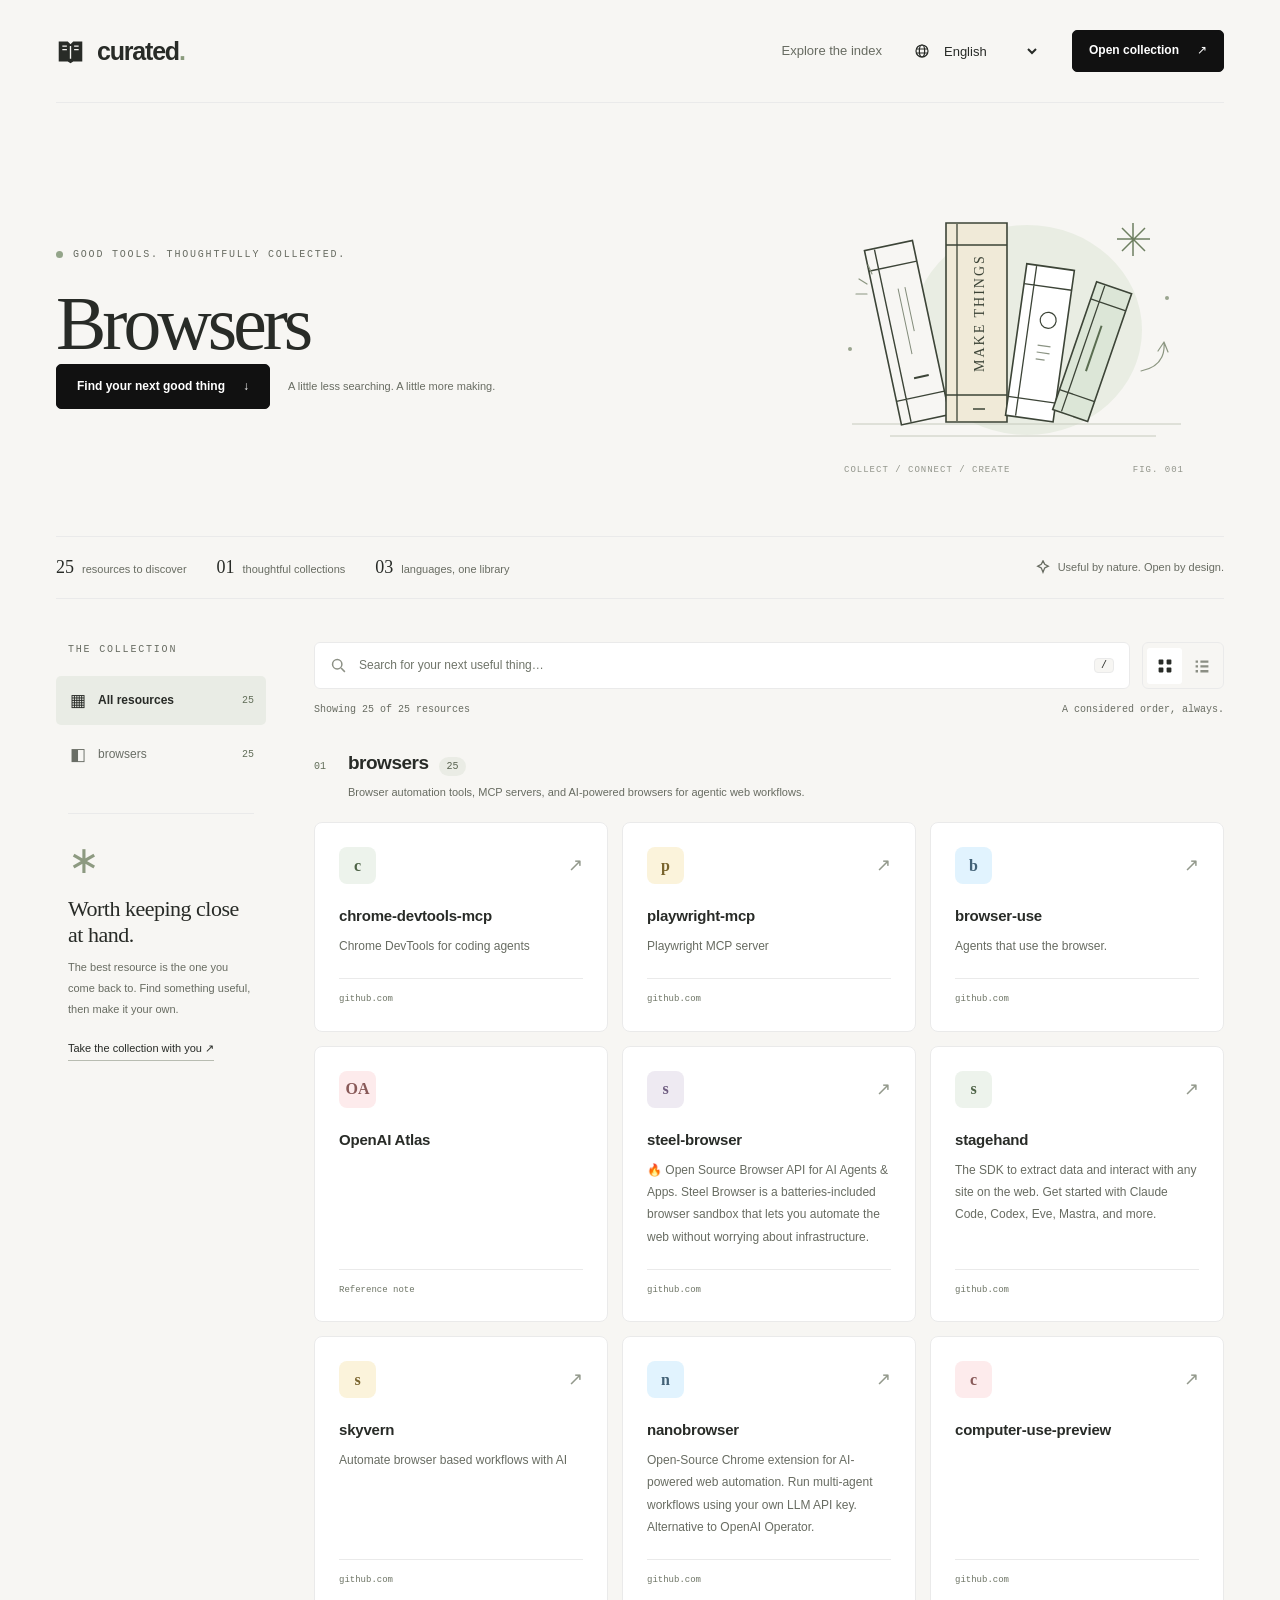
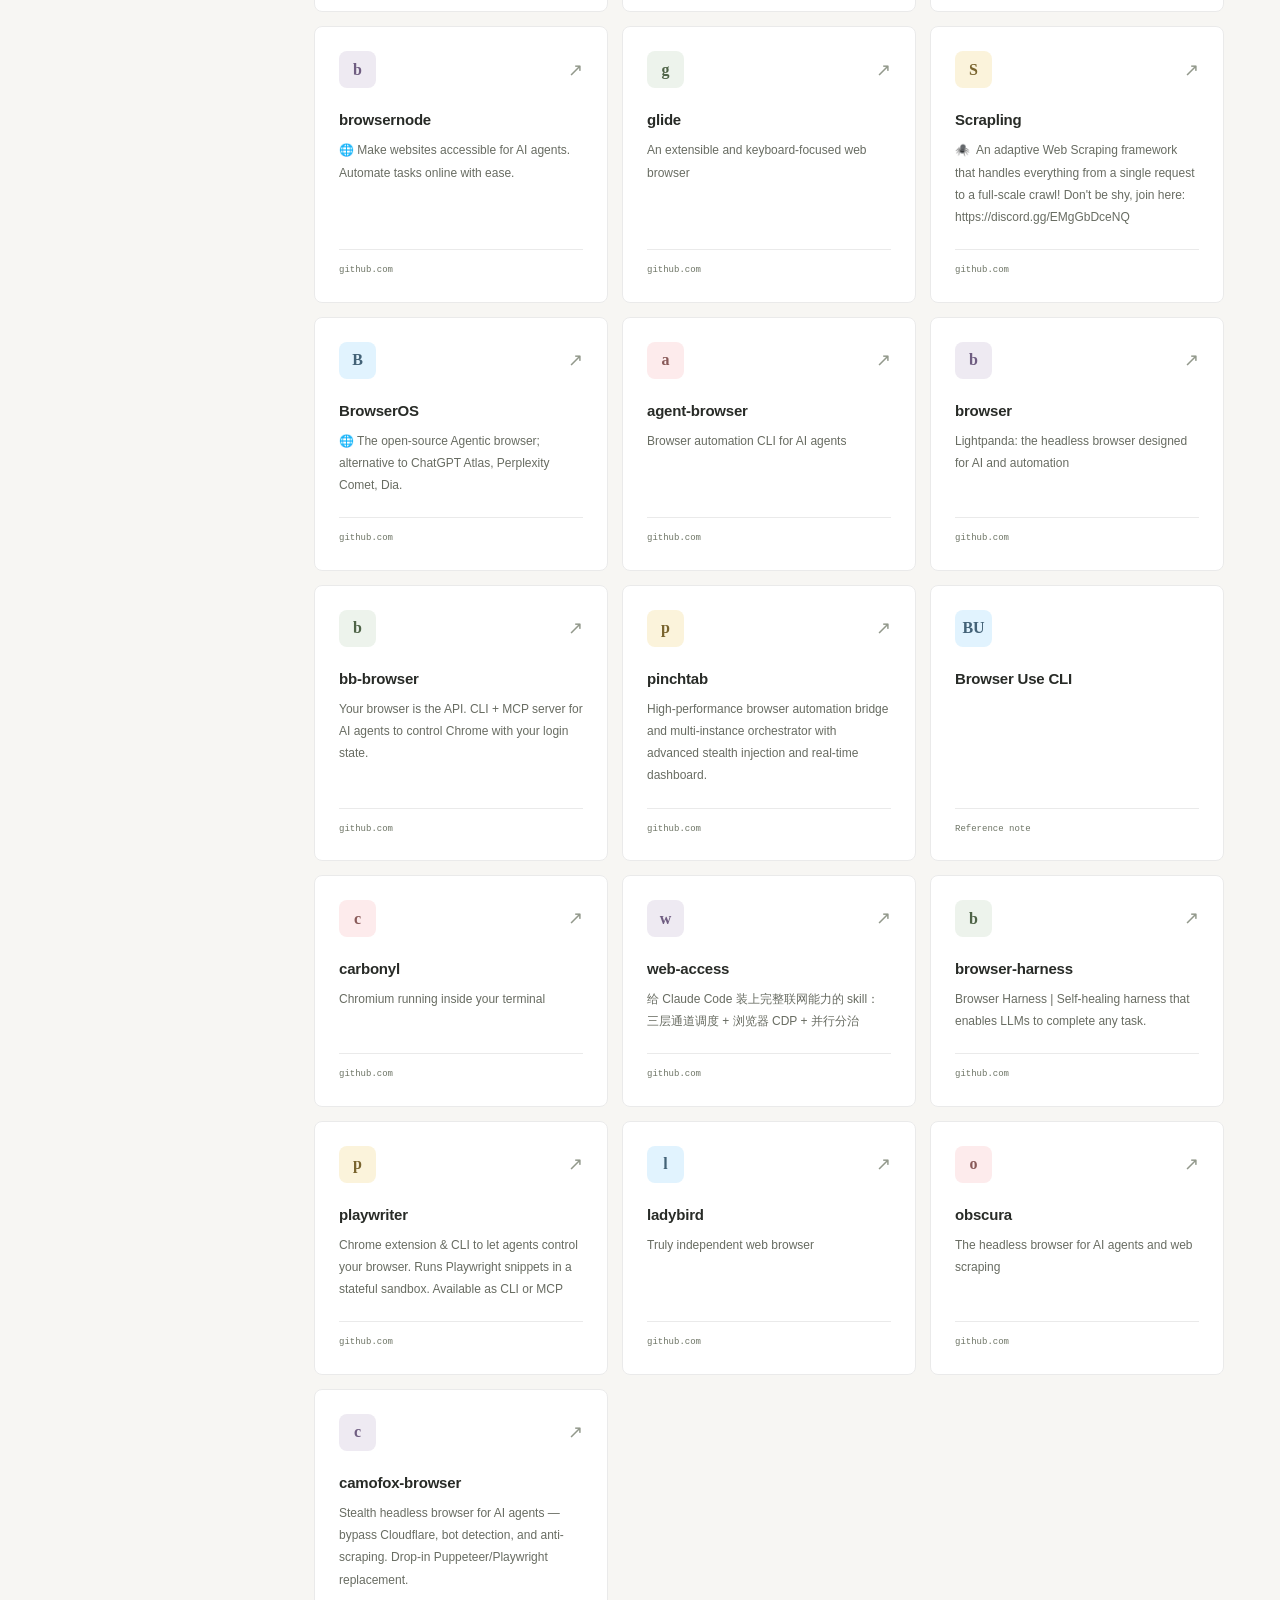
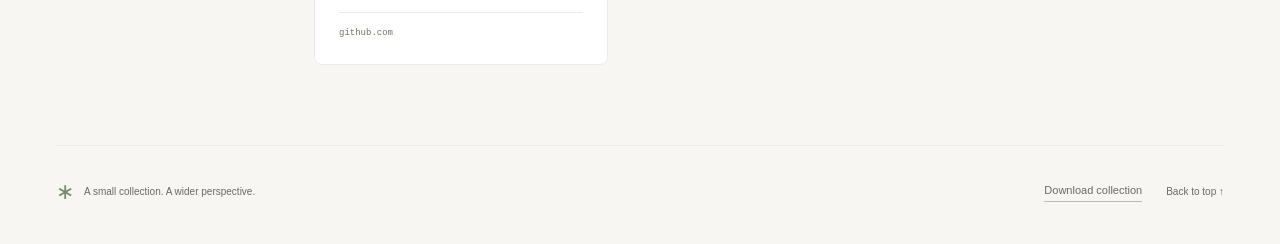
<file: docs/templates/minimal/awesome-list.html>
<!doctype html>
<html lang="en">
<head>
  <meta charset="utf-8">
  <meta name="viewport" content="width=device-width, initial-scale=1">
  <meta name="description" content="A considered collection of tools, references, and resources for curious builders.">
  <meta name="color-scheme" content="light">
  <title>Browsers</title>
  <style>
    :root { --paper:#f7f6f3; --surface:#fff; --ink:#282b27; --muted:#686c62; --line:#eaeaea; --sage:#edf3ec; --yellow:#fbf3db; --blue:#e1f3fe; --rose:#fdebec; --sans:'SF Pro Display','Helvetica Neue',Arial,sans-serif; --serif:'Lyon Text','Newsreader',Georgia,serif; --mono:'SF Mono',Consolas,monospace; }
    * { box-sizing:border-box; }
    html { scroll-behavior:smooth; scroll-padding-top:28px; }
    body { margin:0; background:var(--paper); color:var(--ink); font:15px/1.6 var(--sans); -webkit-font-smoothing:antialiased; }
    button,input,select { font:inherit; }
    button,a,input,select,summary { -webkit-tap-highlight-color:transparent; }
    button { cursor:pointer; }
    a { color:inherit; text-decoration:none; }
    button { color:inherit; }
    button:active { transform:scale(.98); }
    :focus-visible { outline:2px solid #51644e; outline-offset:5px; }
    [hidden] { display:none !important; }
    ::selection { background:#dce6d5; }
    .wrap { width:min(1320px,calc(100% - 112px)); margin-inline:auto; }
    .sr-only { position:absolute; width:1px; height:1px; padding:0; margin:-1px; overflow:hidden; clip:rect(0,0,0,0); white-space:nowrap; border:0; }
    .skip { position:fixed; left:20px; top:-70px; z-index:20; padding:12px 20px; background:var(--ink); color:#fff; }
    .skip:focus { top:12px; }
    .masthead { min-height:103px; display:flex; align-items:center; justify-content:space-between; gap:28px; border-bottom:1px solid var(--line); }
    .brand { display:flex; align-items:center; gap:12px; font-size:25px; font-weight:650; letter-spacing:-1.2px; }
    .brand svg { width:29px; height:29px; }
    .brand-dot { color:#8a9b7c; }
    .header-links { display:flex; align-items:center; gap:32px; font-size:13px; }
    .header-links>a { color:var(--muted); }
    .header-links>a:hover { color:var(--ink); }
    .locale-wrap { display:flex; align-items:center; gap:8px; }
    .locale-wrap svg { width:16px; height:16px; }
    select { max-width:140px; border:0; background:transparent; color:var(--ink); cursor:pointer; font-size:13px; padding:6px 2px; }
    .button { display:inline-flex; align-items:center; justify-content:center; gap:18px; border:1px solid var(--line); border-radius:5px; padding:10px 16px; background:var(--surface); font-size:12px; font-weight:550; transition:background .2s,transform .2s; }
    .button.primary { border-color:#111; background:#111; color:#fff; }
    .button.primary:hover { background:#333; }
    .hero { display:grid; grid-template-columns:1.35fr 1fr; gap:50px; align-items:center; padding:76px 0 58px; }
    .eyebrow { font:10px/1.5 var(--mono); letter-spacing:1.8px; text-transform:uppercase; color:var(--muted); }
    .hero-eyebrow { display:flex; align-items:center; gap:10px; margin:0 0 23px; }
    .hero-eyebrow::before { content:''; width:7px; height:7px; background:#94a58a; border-radius:50%; }
    h1 { max-width:720px; margin:0; font:clamp(48px,5.9vw,84px)/1.04 var(--serif); font-weight:400; letter-spacing:-4px; overflow-wrap:anywhere; }
    .hero-description { max-width:455px; margin:24px 0 27px; font-size:15px; line-height:1.8; color:var(--muted); white-space:pre-line; }
    .hero-bottom { display:flex; align-items:center; flex-wrap:wrap; gap:18px; }
    .hero-bottom .button { padding:12px 20px; }
    .hero-note { font-size:11px; color:var(--muted); }
    .hero-art { width:100%; max-width:420px; justify-self:end; }
    .hero-art svg { width:100%; height:auto; display:block; }
    .art-caption { display:flex; justify-content:space-between; gap:20px; max-width:340px; margin:0 auto; color:#92958b; font:9px/1.5 var(--mono); letter-spacing:1px; }
    .ledger { display:flex; align-items:center; justify-content:space-between; gap:20px; border-top:1px solid var(--line); border-bottom:1px solid var(--line); padding:20px 0; }
    .stats { display:flex; align-items:center; gap:30px; }
    .stat { display:flex; align-items:baseline; gap:8px; font-size:11px; color:var(--muted); }
    .stat strong { color:var(--ink); font:18px var(--serif); }
    .ledger-note { display:flex; align-items:center; gap:8px; font-size:11px; color:var(--muted); }
    .ledger-note svg { width:14px; height:14px; }
    .library { display:grid; grid-template-columns:210px minmax(0,1fr); gap:48px; padding:43px 0 80px; align-items:start; }
    .sidebar { position:sticky; top:28px; }
    .sidebar-label { margin:0 0 19px 12px; }
    .category-nav { display:flex; flex-direction:column; gap:5px; }
    .category-button { display:flex; gap:10px; align-items:center; width:100%; padding:11px 12px; border:0; border-radius:5px; background:transparent; text-align:left; font-size:12px; color:#696d65; transition:background .2s; }
    .category-button:hover { background:#eeede9; }
    .category-button[aria-pressed=true] { background:#e9ece5; color:var(--ink); font-weight:600; }
    .category-button .category-count { margin-left:auto; color:#626e59; font:10px var(--mono); }
    .category-mark { font-size:17px; width:20px; text-align:center; font-weight:400; }
    .sidebar-note { margin:34px 12px 0; border-top:1px solid var(--line); padding-top:27px; }
    .sidebar-note .little-star { font:38px var(--serif); line-height:1; color:#8d9a81; }
    .sidebar-note h2 { margin:16px 0 9px; font:22px/1.18 var(--serif); letter-spacing:-.5px; font-weight:400; }
    .sidebar-note p { margin:0; font-size:11px; line-height:1.9; color:var(--muted); }
    .text-button { border:0; border-bottom:1px solid #b8bcb1; padding:0 0 2px; background:transparent; font-size:11px; }
    .sidebar-note .text-button { margin-top:20px; }
    .toolbar { display:flex; gap:12px; align-items:stretch; }
    .search-box { display:flex; align-items:center; gap:12px; flex:1; min-width:0; padding:0 15px; border:1px solid var(--line); background:#fff; border-radius:6px; }
    .search-box svg { flex-shrink:0; width:17px; height:17px; color:#8c9085; }
    .search-box input { background:transparent; border:0; outline:0; width:100%; min-width:0; padding:13px 0; color:var(--ink); font-size:12px; }
    .search-box:focus-within { outline:2px solid #87967d; outline-offset:2px; }
    .search-box input::placeholder { color:#70756a; }
    kbd { font:10px var(--mono); border:1px solid var(--line); border-radius:4px; background:var(--paper); padding:1px 6px; }
    .clear-search { border:0; background:transparent; font-size:20px; color:var(--muted); line-height:1; padding:4px; }
    .view-switch { display:flex; align-items:center; padding:4px; border:1px solid var(--line); border-radius:6px; gap:2px; }
    .view-button { display:flex; align-items:center; justify-content:center; width:35px; border:0; border-radius:3px; background:transparent; color:#8b8e84; }
    .view-button svg { width:16px; height:16px; margin:9px 0; }
    .view-button[aria-pressed=true] { background:#fff; color:var(--ink); }
    .results-meta { display:flex; align-items:center; justify-content:space-between; gap:20px; padding:15px 0 4px; font:10px var(--mono); color:var(--muted); }
    .results-meta .text-button { font:10px var(--mono); }
    .resource-section { margin-top:29px; }
    .section-header { display:flex; align-items:baseline; gap:11px; margin-bottom:5px; }
    .section-header h2,.section-header h3 { margin:0; font-size:19px; letter-spacing:-.5px; font-weight:550; overflow-wrap:anywhere; }
    .section-number { color:#626e59; font:10px var(--mono); min-width:23px; }
    .section-count { display:inline-block; padding:1px 7px; background:#eaece5; border-radius:999px; color:#58624f; font:10px/1.7 var(--mono); }
    .section-description { margin:0 0 21px 34px; color:var(--muted); font-size:11px; white-space:pre-line; }
    .resource-grid { display:grid; grid-template-columns:repeat(3,minmax(0,1fr)); gap:14px; }
    .resource-card { position:relative; min-width:0; display:flex; flex-direction:column; border:1px solid #eaeaea; border-radius:8px; padding:24px; background:var(--surface); transition:box-shadow .2s,transform .2s; }
    .resource-card:hover { box-shadow:0 2px 8px rgba(0,0,0,.04); transform:translateY(-2px); }
    .card-top { display:flex; align-items:center; justify-content:space-between; gap:12px; margin-bottom:21px; }
    .monogram { width:37px; height:37px; border-radius:8px; display:grid; place-items:center; background:var(--sage); color:#4e6347; font:600 16px var(--serif); }
    .tone-1 { background:var(--yellow); color:#79642e; }
    .tone-2 { background:var(--blue); color:#436277; }
    .tone-3 { background:var(--rose); color:#885958; }
    .tone-4 { background:#eeeaf2; color:#6f5d81; }
    .card-arrow { color:#93998c; font-size:18px; }
    .entry-title { margin:0 0 9px; font-size:15px; line-height:1.4; letter-spacing:-.2px; font-weight:550; overflow-wrap:anywhere; }
    .entry-title a:hover { text-decoration:underline; text-underline-offset:4px; }
    .entry-description { margin:0 0 21px; color:var(--muted); font-size:12px; line-height:1.85; white-space:pre-line; overflow-wrap:anywhere; }
    .card-footer { margin-top:auto; padding-top:14px; border-top:1px solid var(--line); color:#6e7566; font:9px/1.5 var(--mono); overflow-wrap:anywhere; }
    .card-footer a:hover { color:var(--ink); }
    .related { margin:16px 0 0; border-top:1px solid var(--line); padding-top:12px; }
    .related summary { cursor:pointer; color:#64725b; font-size:10px; }
    .related-entry { border-top:1px solid var(--line); margin:12px 0 0; padding-top:12px; }
    .related-entry .entry-title { font-size:12px; }
    .related-entry .entry-description { margin:0; font-size:10px; }
    .related-entry .related-entry { margin-left:10px; }
    .subsection { margin-top:25px; padding-left:18px; border-left:1px solid var(--line); }
    .subsection .section-header h3 { font-size:16px; }
    .subsection .section-description { margin-left:0; }
    .subsection .subsection { padding-left:10px; }
    .list-view .resource-grid { grid-template-columns:1fr; gap:8px; }
    .list-view .resource-card { display:grid; grid-template-columns:42px minmax(0,1fr) 120px; column-gap:20px; padding:20px 24px; }
    .list-view .card-top { grid-row:1/3; align-self:start; margin:0; }
    .list-view .card-arrow { display:none; }
    .list-view .entry-title { margin:0 0 6px; }
    .list-view .entry-description { grid-column:2; margin:0; }
    .list-view .card-footer { grid-column:3; grid-row:1/3; border:0; padding:0; align-self:center; margin:0; }
    .list-view .related { grid-column:2/-1; }
    .empty { margin-top:30px; border:1px solid var(--line); border-radius:8px; text-align:center; background:#fff; padding:55px 24px; }
    .empty h2 { margin:0 0 10px; font:30px var(--serif); }
    .empty p { font-size:13px; color:var(--muted); }
    .section-empty { color:var(--muted); font-size:12px; padding:10px 0 20px 34px; }
    .footer { display:flex; align-items:center; justify-content:space-between; gap:28px; padding:28px 0 35px; border-top:1px solid var(--line); font-size:10px; color:var(--muted); }
    .footer-signature { display:flex; align-items:center; gap:10px; }
    .footer-star { color:#788a6c; font-size:22px; }
    .footer-actions { display:flex; align-items:center; gap:24px; }
    .notice { margin:0 0 20px; padding:14px 18px; border:1px solid var(--line); border-radius:6px; background:var(--rose); color:#9f2f2d; font-size:12px; }
    .motion-ready .reveal { opacity:0; }
    .motion-ready .reveal.is-visible { animation:reveal .6s cubic-bezier(.16,1,.3,1) both; animation-delay:calc(var(--index,0) * 55ms); }
    @keyframes reveal { from { opacity:0; transform:translateY(12px); } to { opacity:1; transform:translateY(0); } }
    @media(min-width:1600px) { .hero { padding-top:96px; padding-bottom:80px; } }
    @media(max-width:1150px) { .wrap { width:calc(100% - 72px); } .library { grid-template-columns:180px minmax(0,1fr); gap:28px; } .resource-grid { grid-template-columns:repeat(2,minmax(0,1fr)); } h1 { letter-spacing:-3px; } .header-links { gap:22px; } .hero { gap:24px; } }
    @media(max-width:780px) { .wrap { width:calc(100% - 40px); } .masthead { min-height:82px; } .header-links { gap:14px; } .header-links>a { display:none; } .hero { grid-template-columns:1fr; padding:50px 0 36px; } h1 { max-width:540px; font-size:64px; } .hero-art { display:none; } .hero-description { max-width:490px; } .library { grid-template-columns:1fr; gap:25px; padding-top:28px; } .sidebar { position:static; } .sidebar-label { margin:0 0 12px; } .category-nav { flex-direction:row; flex-wrap:wrap; gap:5px; } .category-button { width:auto; font-size:11px; padding:8px 11px; gap:7px; } .category-mark { display:none; } .sidebar-note { display:none; } .ledger-note { display:none; } .stats { width:100%; justify-content:space-between; gap:12px; } .resource-section { margin-top:27px; } .footer { align-items:flex-start; } }
    @media(max-width:480px) { .brand { font-size:22px; gap:8px; } .brand svg { width:23px; } .header-links { gap:8px; } .locale-wrap svg { display:none; } select { max-width:85px; font-size:11px; } .header-links .button { font-size:10px; padding:8px 10px; gap:6px; } .hero { padding-top:40px; } h1 { font-size:53px; letter-spacing:-2.8px; } .hero-eyebrow { font-size:8px; letter-spacing:1.3px; } .hero-description { font-size:13px; } .hero-note { font-size:10px; } .stat { font-size:9px; gap:5px; } .resource-grid { grid-template-columns:1fr; } .resource-card { padding:24px; } .section-description { margin-left:0; } .search-box { padding:0 12px; gap:8px; } .search-box input { font-size:11px; } kbd { display:none; } .view-button { width:28px; } .toolbar { gap:8px; } .footer { flex-direction:column; gap:15px; } .list-view .resource-card { grid-template-columns:32px minmax(0,1fr); padding:20px; column-gap:15px; } .list-view .monogram { width:32px; height:32px; } .list-view .card-footer { grid-column:2; grid-row:auto; margin-top:12px; } .list-view .related { grid-column:1/-1; } }
    @media(prefers-reduced-motion:reduce) { html { scroll-behavior:auto; } *,*::before,*::after { animation:none !important; transition:none !important; } .resource-card:hover,button:active { transform:none; } }
  </style>
</head>
<body>
  <a class="skip" href="#collection">Skip to collection</a>
  <div class="wrap">
    <header class="masthead">
      <a class="brand" href="#" aria-label="Curated home"><svg viewBox="0 0 32 32" aria-hidden="true"><path fill="currentColor" d="M3 5h10l3 3 3-3h10v22H19l-3 2-3-2H3z"/><path d="M16 10v14M7 10h5M7 14h5M20 10h5M20 14h5" fill="none" stroke="#f7f6f3" stroke-width="1.5"/></svg><span>curated<span class="brand-dot">.</span></span></a>
      <nav class="header-links" aria-label="Main navigation">
        <a href="#collection" data-i18n="explore">Explore the index</a>
        <label class="locale-wrap"><svg viewBox="0 0 20 20" fill="none" stroke="currentColor" stroke-width="1.5" aria-hidden="true"><circle cx="10" cy="10" r="7.5"/><ellipse cx="10" cy="10" rx="3.3" ry="7.5"/><path d="M3 7.5h14M3 12.5h14"/></svg><span class="sr-only" data-i18n="language">Language</span><select id="locale" aria-label="Language"></select></label>
        <button class="button primary" id="import-button"><span data-i18n="open">Open collection</span><span aria-hidden="true">↗</span></button>
        <input type="file" id="file-input" accept=".json,application/json" hidden>
      </nav>
    </header>
    <main>
      <section class="hero reveal" aria-labelledby="page-title">
        <div>
          <p class="eyebrow hero-eyebrow" data-i18n="eyebrow">Good tools. Thoughtfully collected.</p>
          <h1 id="page-title">The builder’s library</h1>
          <p class="hero-description" id="page-description"></p>
          <div class="hero-bottom"><a class="button primary" href="#collection"><span data-i18n="browse">Find your next good thing</span><span aria-hidden="true">↓</span></a><span class="hero-note" data-i18n="heroNote">A little less searching. A little more making.</span></div>
        </div>
        <div class="hero-art" aria-hidden="true">
          <svg viewBox="0 0 420 285" fill="none">
            <ellipse cx="223" cy="151" rx="115" ry="105" fill="#e9ede3"/>
            <path d="M48 245H377M86 257H352" stroke="#c6cabd" stroke-width="1"/>
            <g transform="rotate(-12 116 155)"><path d="M79 62h49v178H79z" fill="#f7f6f3" stroke="#3c4437" stroke-width="1.6"/><path d="M89 63v176M79 83h49M79 216h49" stroke="#3c4437" stroke-width="1.4"/><path d="M104 106v67M111 106v45" stroke="#838c7b"/><path d="M101 197h15" stroke="#3c4437" stroke-width="2"/></g>
            <g><path d="M142 44h61v199h-61z" fill="#f0ead8" stroke="#3c4437" stroke-width="1.6"/><path d="M153 45v197M142 66h61M142 216h61" stroke="#3c4437" stroke-width="1.3"/><text x="180" y="193" transform="rotate(-90 180 193)" fill="#3c4437" font-family="Georgia,serif" font-size="14" letter-spacing="2">MAKE THINGS</text><path d="M169 230h12" stroke="#3c4437" stroke-width="1.5"/></g>
            <g transform="rotate(8 240 171)"><path d="M211 88h48v153h-48z" fill="#fff" stroke="#3c4437" stroke-width="1.6"/><path d="M221 89v151M211 108h48M211 222h48" stroke="#3c4437" stroke-width="1.3"/><circle cx="240" cy="141" r="8" stroke="#3c4437" stroke-width="1.2"/><path d="M233 167h13M233 174h13M233 181h9" stroke="#8b9383" stroke-width="1.2"/></g>
            <g transform="rotate(19 291 172)"><path d="M270 106h37v135h-37z" fill="#dce6d7" stroke="#3c4437" stroke-width="1.6"/><path d="M279 107v133M270 124h37M270 220h37" stroke="#3c4437" stroke-width="1.3"/><path d="M289 146v48" stroke="#596c50" stroke-width="2"/></g>
            <path d="M329 44v33M313 60h33M318 49l23 23M318 72l23-23" stroke="#6e7f61" stroke-width="1.5"/>
            <path d="M63 105l-8-5M63 115H52M68 95l-4-9M337 192q25-5 23-29m0 0-6 9m6-9 4 10" stroke="#8c9681" stroke-width="1.2" stroke-linecap="round"/>
            <circle cx="46" cy="170" r="2" fill="#9aa58f"/><circle cx="363" cy="119" r="2" fill="#9aa58f"/>
          </svg>
          <div class="art-caption"><span>COLLECT / CONNECT / CREATE</span><span>FIG. 001</span></div>
        </div>
      </section>
      <div class="ledger reveal" style="--index:1">
        <div class="stats"><span class="stat"><strong id="total-resources">0</strong><span data-i18n="resources">resources to discover</span></span><span class="stat"><strong id="total-collections">0</strong><span data-i18n="collections">thoughtful collections</span></span><span class="stat"><strong id="total-locales">0</strong><span data-i18n="languages">languages, one library</span></span></div>
        <span class="ledger-note"><svg viewBox="0 0 16 16" fill="none" stroke="currentColor" stroke-width="1.5" aria-hidden="true"><path d="m8 1 2 4 4 2-4 2-2 5-2-5-4-2 4-2z"/></svg><span data-i18n="ledger">Useful by nature. Open by design.</span></span>
      </div>
      <div class="library" id="collection">
        <aside class="sidebar reveal" style="--index:2" aria-label="Collections">
          <p class="eyebrow sidebar-label" data-i18n="index">The collection</p>
          <nav class="category-nav" id="categories" aria-label="Filter by collection"></nav>
          <div class="sidebar-note"><span class="little-star" aria-hidden="true">∗</span><h2 data-i18n="noteTitle">Worth keeping<br>close at hand.</h2><p data-i18n="noteBody">The best resource is the one you come back to. Find something useful, then make it your own.</p><button class="text-button" id="download-sidebar" data-i18n="take">Take the collection with you ↗</button></div>
        </aside>
        <section class="results reveal" style="--index:3" aria-label="Resources">
          <div class="notice" id="error" role="alert" hidden></div>
          <div class="toolbar">
            <div class="search-box"><svg viewBox="0 0 20 20" fill="none" stroke="currentColor" stroke-width="1.8" aria-hidden="true"><circle cx="8.5" cy="8.5" r="5.5"/><path d="m13 13 4.5 4.5"/></svg><label class="sr-only" for="search" data-i18n="searchLabel">Search resources</label><input id="search" type="search" placeholder="Search for your next useful thing…" autocomplete="off"><button class="clear-search" id="clear-search" aria-label="Clear search" hidden>×</button><kbd aria-hidden="true">/</kbd></div>
            <div class="view-switch" role="group" aria-label="Display style"><button class="view-button" data-view="grid" aria-label="Grid view" aria-pressed="true"><svg viewBox="0 0 20 20" fill="currentColor" aria-hidden="true"><rect x="2" y="2" width="6" height="6" rx="1"/><rect x="12" y="2" width="6" height="6" rx="1"/><rect x="2" y="12" width="6" height="6" rx="1"/><rect x="12" y="12" width="6" height="6" rx="1"/></svg></button><button class="view-button" data-view="list" aria-label="List view" aria-pressed="false"><svg viewBox="0 0 20 20" fill="currentColor" aria-hidden="true"><path d="M2 3h3v3H2zm6 0h10v3H8zM2 9h3v3H2zm6 0h10v3H8zM2 15h3v3H2zm6 0h10v3H8z"/></svg></button></div>
          </div>
          <div class="results-meta"><span id="result-count" role="status" aria-live="polite" aria-atomic="true"></span><button class="text-button" id="reset" data-i18n="reset" hidden>Reset filters ↺</button><span id="order-note" data-i18n="order">A considered order, always.</span></div>
          <div id="resource-sections"></div>
        </section>
      </div>
    </main>
    <footer class="footer"><div class="footer-signature"><span class="footer-star" aria-hidden="true">∗</span><span data-i18n="footer">A small collection. A wider perspective.</span></div><div class="footer-actions"><button class="text-button" id="download" data-i18n="download">Download collection</button><a href="#" data-i18n="top">Back to top ↑</a></div></footer>
  </div>
  <noscript><p class="wrap">Please enable JavaScript to explore this collection.</p></noscript>
  <!-- Replace this JSON object with a document following data/awesome_list.schema.json.
       When embedding JSON, escape every '<' as '\u003c' to keep script tags inert. -->
  <script id="awesome-list-data" type="application/json">
{
  "defaultLocale": "en",
  "title": {
    "en": "Browsers",
    "zh-CN": "\u6d4f\u89c8\u5668",
    "zh-HK": "\u700f\u89bd\u5668"
  },
  "sections": [
    {
      "title": {
        "en": "browsers",
        "zh-CN": "\u6d4f\u89c8\u5668",
        "zh-HK": "\u700f\u89bd\u5668"
      },
      "description": {
        "en": "Browser automation tools, MCP servers, and AI-powered browsers for agentic web workflows.",
        "zh-CN": "\u9762\u5411 AI \u667a\u80fd\u4f53\u7684\u6d4f\u89c8\u5668\u81ea\u52a8\u5316\u5de5\u5177\u3001MCP \u670d\u52a1\u5668\u548c AI \u9a71\u52a8\u6d4f\u89c8\u5668\u3002",
        "zh-HK": "\u9762\u5411 AI \u667a\u80fd\u9ad4\u7684\u700f\u89bd\u5668\u81ea\u52d5\u5316\u5de5\u5177\u3001MCP \u4f3a\u670d\u5668\u53ca AI \u9a45\u52d5\u700f\u89bd\u5668\u3002"
      },
      "entries": [
        {
          "name": {
            "en": "chrome-devtools-mcp",
            "zh-CN": "chrome-devtools-mcp",
            "zh-HK": "chrome-devtools-mcp"
          },
          "url": "https://github.com/ChromeDevTools/chrome-devtools-mcp",
          "description": {
            "en": "Chrome DevTools for coding agents",
            "zh-CN": "\u9762\u5411\u7f16\u7a0b\u667a\u80fd\u4f53\u7684 Chrome DevTools",
            "zh-HK": "\u70ba\u7de8\u7a0b\u667a\u80fd\u9ad4\u63d0\u4f9b\u7684 Chrome DevTools"
          }
        },
        {
          "name": {
            "en": "playwright-mcp",
            "zh-CN": "playwright-mcp",
            "zh-HK": "playwright-mcp"
          },
          "url": "https://github.com/microsoft/playwright-mcp",
          "description": {
            "en": "Playwright MCP server",
            "zh-CN": "Playwright MCP \u670d\u52a1\u5668",
            "zh-HK": "Playwright MCP \u4f3a\u670d\u5668"
          }
        },
        {
          "name": {
            "en": "browser-use",
            "zh-CN": "browser-use",
            "zh-HK": "browser-use"
          },
          "url": "https://github.com/browser-use/browser-use",
          "description": {
            "en": "Agents that use the browser.",
            "zh-CN": "\u4f7f\u7528\u6d4f\u89c8\u5668\u7684\u667a\u80fd\u4f53\u3002",
            "zh-HK": "\u4f7f\u7528\u700f\u89bd\u5668\u7684\u667a\u80fd\u9ad4\u3002"
          }
        },
        {
          "name": {
            "en": "OpenAI Atlas",
            "zh-CN": "OpenAI Atlas",
            "zh-HK": "OpenAI Atlas"
          },
          "url": "",
          "description": {
            "en": "",
            "zh-CN": "",
            "zh-HK": ""
          }
        },
        {
          "name": {
            "en": "steel-browser",
            "zh-CN": "steel-browser",
            "zh-HK": "steel-browser"
          },
          "url": "https://github.com/steel-dev/steel-browser",
          "description": {
            "en": "\ud83d\udd25 Open Source Browser API for AI Agents & Apps. Steel Browser is a batteries-included browser sandbox that lets you automate the web without worrying about infrastructure.",
            "zh-CN": "\ud83d\udd25 \u9762\u5411 AI \u667a\u80fd\u4f53\u4e0e\u5e94\u7528\u7684\u5f00\u6e90\u6d4f\u89c8\u5668 API\u3002Steel Browser \u662f\u4e00\u4e2a\u5f00\u7bb1\u5373\u7528\u7684\u6d4f\u89c8\u5668\u6c99\u7bb1\uff0c\u8ba9\u4f60\u65e0\u9700\u64cd\u5fc3\u57fa\u7840\u8bbe\u65bd\u5373\u53ef\u81ea\u52a8\u5316\u7f51\u9875\u3002",
            "zh-HK": "\ud83d\udd25 \u70ba AI \u667a\u80fd\u9ad4\u53ca\u61c9\u7528\u800c\u8a2d\u7684\u958b\u6e90\u700f\u89bd\u5668 API\u3002Steel Browser \u662f\u4e00\u500b\u958b\u7bb1\u5373\u7528\u7684\u700f\u89bd\u5668\u6c99\u76d2\uff0c\u8b93\u4f60\u7121\u9700\u64d4\u5fc3\u57fa\u790e\u8a2d\u65bd\u5373\u53ef\u81ea\u52d5\u5316\u7db2\u9801\u3002"
          }
        },
        {
          "name": {
            "en": "stagehand",
            "zh-CN": "stagehand",
            "zh-HK": "stagehand"
          },
          "url": "https://github.com/browserbase/stagehand",
          "description": {
            "en": "The SDK to extract data and interact with any site on the web. Get started with Claude Code, Codex, Eve, Mastra, and more.",
            "zh-CN": "\u7528\u4e8e\u63d0\u53d6\u6570\u636e\u5e76\u4e0e\u7f51\u7edc\u4e0a\u4efb\u4f55\u7f51\u7ad9\u4ea4\u4e92\u7684 SDK\u3002\u53ef\u642d\u914d Claude Code\u3001Codex\u3001Eve\u3001Mastra \u7b49\u4f7f\u7528\u3002",
            "zh-HK": "\u7528\u65bc\u64f7\u53d6\u8cc7\u6599\u4e26\u8207\u7db2\u7d61\u4e0a\u4efb\u4f55\u7db2\u7ad9\u4e92\u52d5\u7684 SDK\u3002\u53ef\u914d\u5408 Claude Code\u3001Codex\u3001Eve\u3001Mastra \u7b49\u4f7f\u7528\u3002"
          }
        },
        {
          "name": {
            "en": "skyvern",
            "zh-CN": "skyvern",
            "zh-HK": "skyvern"
          },
          "url": "https://github.com/Skyvern-AI/skyvern",
          "description": {
            "en": "Automate browser based workflows with AI",
            "zh-CN": "\u4f7f\u7528 AI \u81ea\u52a8\u5316\u57fa\u4e8e\u6d4f\u89c8\u5668\u7684\u5de5\u4f5c\u6d41",
            "zh-HK": "\u4f7f\u7528 AI \u81ea\u52d5\u5316\u57fa\u65bc\u700f\u89bd\u5668\u7684\u5de5\u4f5c\u6d41\u7a0b"
          }
        },
        {
          "name": {
            "en": "nanobrowser",
            "zh-CN": "nanobrowser",
            "zh-HK": "nanobrowser"
          },
          "url": "https://github.com/nanobrowser/nanobrowser",
          "description": {
            "en": "Open-Source Chrome extension for AI-powered web automation. Run multi-agent workflows using your own LLM API key. Alternative to OpenAI Operator.",
            "zh-CN": "\u7528\u4e8e AI \u9a71\u52a8\u7f51\u9875\u81ea\u52a8\u5316\u7684\u5f00\u6e90 Chrome \u6269\u5c55\u3002\u4f7f\u7528\u4f60\u81ea\u5df1\u7684 LLM API \u5bc6\u94a5\u8fd0\u884c\u591a\u667a\u80fd\u4f53\u5de5\u4f5c\u6d41\u3002OpenAI Operator \u7684\u66ff\u4ee3\u54c1\u3002",
            "zh-HK": "\u7528\u65bc AI \u9a45\u52d5\u7db2\u9801\u81ea\u52d5\u5316\u7684\u958b\u6e90 Chrome \u64f4\u5145\u529f\u80fd\u3002\u4f7f\u7528\u4f60\u81ea\u5df1\u7684 LLM API \u91d1\u9470\u57f7\u884c\u591a\u667a\u80fd\u9ad4\u5de5\u4f5c\u6d41\u7a0b\u3002OpenAI Operator \u7684\u66ff\u4ee3\u54c1\u3002"
          }
        },
        {
          "name": {
            "en": "computer-use-preview",
            "zh-CN": "computer-use-preview",
            "zh-HK": "computer-use-preview"
          },
          "url": "https://github.com/google-gemini/computer-use-preview",
          "description": {
            "en": "",
            "zh-CN": "",
            "zh-HK": ""
          }
        },
        {
          "name": {
            "en": "browsernode",
            "zh-CN": "browsernode",
            "zh-HK": "browsernode"
          },
          "url": "https://github.com/lennybase/browsernode",
          "description": {
            "en": "\ud83c\udf10 Make websites accessible for AI agents. Automate tasks online with ease.",
            "zh-CN": "\ud83c\udf10 \u8ba9\u7f51\u7ad9\u53ef\u4f9b AI \u667a\u80fd\u4f53\u8bbf\u95ee\u3002\u8f7b\u677e\u81ea\u52a8\u5316\u5728\u7ebf\u4efb\u52a1\u3002",
            "zh-HK": "\ud83c\udf10 \u8b93\u7db2\u7ad9\u53ef\u4f9b AI \u667a\u80fd\u9ad4\u5b58\u53d6\u3002\u8f15\u9b06\u81ea\u52d5\u5316\u7dda\u4e0a\u4efb\u52d9\u3002"
          }
        },
        {
          "name": {
            "en": "glide",
            "zh-CN": "glide",
            "zh-HK": "glide"
          },
          "url": "https://github.com/glide-browser/glide",
          "description": {
            "en": "An extensible and keyboard-focused web browser",
            "zh-CN": "\u4e00\u6b3e\u53ef\u6269\u5c55\u4e14\u4ee5\u952e\u76d8\u4e3a\u6838\u5fc3\u7684\u7f51\u9875\u6d4f\u89c8\u5668",
            "zh-HK": "\u4e00\u6b3e\u53ef\u64f4\u5145\u4e14\u4ee5\u9375\u76e4\u70ba\u6838\u5fc3\u7684\u7db2\u9801\u700f\u89bd\u5668"
          }
        },
        {
          "name": {
            "en": "Scrapling",
            "zh-CN": "Scrapling",
            "zh-HK": "Scrapling"
          },
          "url": "https://github.com/D4Vinci/Scrapling",
          "description": {
            "en": "\ud83d\udd77\ufe0f \ufe0f An adaptive Web Scraping framework that handles everything from a single request to a full-scale crawl! Don't be shy, join here: https://discord.gg/EMgGbDceNQ",
            "zh-CN": "\ud83d\udd77\ufe0f \ufe0f \u4e00\u4e2a\u81ea\u9002\u5e94\u7684\u7f51\u9875\u6293\u53d6\u6846\u67b6\uff0c\u4ece\u5355\u6b21\u8bf7\u6c42\u5230\u5168\u91cf\u722c\u53d6\u4e00\u5e94\u4ff1\u5168\uff01\u522b\u5bb3\u7f9e\uff0c\u52a0\u5165\u6211\u4eec\uff1ahttps://discord.gg/EMgGbDceNQ",
            "zh-HK": "\ud83d\udd77\ufe0f \ufe0f \u4e00\u500b\u81ea\u9069\u61c9\u7684\u7db2\u9801\u64f7\u53d6\u6846\u67b6\uff0c\u7531\u55ae\u6b21\u8acb\u6c42\u5230\u5168\u91cf\u722c\u53d6\u4e00\u61c9\u4ff1\u5168\uff01\u5225\u5bb3\u7f9e\uff0c\u52a0\u5165\u6211\u5011\uff1ahttps://discord.gg/EMgGbDceNQ"
          }
        },
        {
          "name": {
            "en": "BrowserOS",
            "zh-CN": "BrowserOS",
            "zh-HK": "BrowserOS"
          },
          "url": "https://github.com/browseros-ai/BrowserOS",
          "description": {
            "en": "\ud83c\udf10 The open-source Agentic browser; alternative to ChatGPT Atlas, Perplexity Comet, Dia.",
            "zh-CN": "\ud83c\udf10 \u5f00\u6e90\u7684\u667a\u80fd\u4f53\u6d4f\u89c8\u5668\uff1bChatGPT Atlas\u3001Perplexity Comet\u3001Dia \u7684\u66ff\u4ee3\u54c1\u3002",
            "zh-HK": "\ud83c\udf10 \u958b\u6e90\u7684\u667a\u80fd\u9ad4\u700f\u89bd\u5668\uff1bChatGPT Atlas\u3001Perplexity Comet\u3001Dia \u7684\u66ff\u4ee3\u54c1\u3002"
          }
        },
        {
          "name": {
            "en": "agent-browser",
            "zh-CN": "agent-browser",
            "zh-HK": "agent-browser"
          },
          "url": "https://github.com/vercel-labs/agent-browser",
          "description": {
            "en": "Browser automation CLI for AI agents",
            "zh-CN": "\u9762\u5411 AI \u667a\u80fd\u4f53\u7684\u6d4f\u89c8\u5668\u81ea\u52a8\u5316 CLI",
            "zh-HK": "\u70ba AI \u667a\u80fd\u9ad4\u800c\u8a2d\u7684\u700f\u89bd\u5668\u81ea\u52d5\u5316 CLI"
          }
        },
        {
          "name": {
            "en": "browser",
            "zh-CN": "browser",
            "zh-HK": "browser"
          },
          "url": "https://github.com/lightpanda-io/browser",
          "description": {
            "en": "Lightpanda: the headless browser designed for AI and automation",
            "zh-CN": "Lightpanda\uff1a\u4e3a AI \u4e0e\u81ea\u52a8\u5316\u800c\u8bbe\u8ba1\u7684\u65e0\u5934\u6d4f\u89c8\u5668",
            "zh-HK": "Lightpanda\uff1a\u70ba AI \u8207\u81ea\u52d5\u5316\u800c\u8a2d\u8a08\u7684\u7121\u982d\u700f\u89bd\u5668"
          }
        },
        {
          "name": {
            "en": "bb-browser",
            "zh-CN": "bb-browser",
            "zh-HK": "bb-browser"
          },
          "url": "https://github.com/epiral/bb-browser",
          "description": {
            "en": "Your browser is the API. CLI + MCP server for AI agents to control Chrome with your login state.",
            "zh-CN": "\u4f60\u7684\u6d4f\u89c8\u5668\u5c31\u662f API\u3002\u4e3a AI \u667a\u80fd\u4f53\u63d0\u4f9b CLI + MCP \u670d\u52a1\u5668\uff0c\u8ba9\u5176\u4ee5\u4f60\u7684\u767b\u5f55\u72b6\u6001\u63a7\u5236 Chrome\u3002",
            "zh-HK": "\u4f60\u7684\u700f\u89bd\u5668\u5c31\u662f API\u3002\u70ba AI \u667a\u80fd\u9ad4\u63d0\u4f9b CLI + MCP \u4f3a\u670d\u5668\uff0c\u8b93\u5176\u4ee5\u4f60\u7684\u767b\u5165\u72c0\u614b\u63a7\u5236 Chrome\u3002"
          }
        },
        {
          "name": {
            "en": "pinchtab",
            "zh-CN": "pinchtab",
            "zh-HK": "pinchtab"
          },
          "url": "https://github.com/pinchtab/pinchtab",
          "description": {
            "en": "High-performance browser automation bridge and multi-instance orchestrator with advanced stealth injection and real-time dashboard.",
            "zh-CN": "\u9ad8\u6027\u80fd\u7684\u6d4f\u89c8\u5668\u81ea\u52a8\u5316\u6865\u63a5\u4e0e\u591a\u5b9e\u4f8b\u7f16\u6392\u5668\uff0c\u5177\u5907\u9ad8\u7ea7\u9690\u8eab\u6ce8\u5165\u4e0e\u5b9e\u65f6\u4eea\u8868\u677f\u3002",
            "zh-HK": "\u9ad8\u6548\u80fd\u7684\u700f\u89bd\u5668\u81ea\u52d5\u5316\u6a4b\u63a5\u8207\u591a\u5be6\u4f8b\u7de8\u6392\u5668\uff0c\u5177\u5099\u9032\u968e\u96b1\u8eab\u6ce8\u5165\u8207\u5373\u6642\u5100\u8868\u677f\u3002"
          }
        },
        {
          "name": {
            "en": "Browser Use CLI",
            "zh-CN": "Browser Use CLI",
            "zh-HK": "Browser Use CLI"
          },
          "url": "",
          "description": {
            "en": "",
            "zh-CN": "",
            "zh-HK": ""
          }
        },
        {
          "name": {
            "en": "carbonyl",
            "zh-CN": "carbonyl",
            "zh-HK": "carbonyl"
          },
          "url": "https://github.com/fathyb/carbonyl",
          "description": {
            "en": "Chromium running inside your terminal",
            "zh-CN": "\u5728\u7ec8\u7aef\u91cc\u8fd0\u884c\u7684 Chromium",
            "zh-HK": "\u5728\u7d42\u7aef\u6a5f\u88e1\u904b\u884c\u7684 Chromium"
          }
        },
        {
          "name": {
            "en": "web-access",
            "zh-CN": "web-access",
            "zh-HK": "web-access"
          },
          "url": "https://github.com/eze-is/web-access",
          "description": {
            "en": "\u7ed9 Claude Code \u88c5\u4e0a\u5b8c\u6574\u8054\u7f51\u80fd\u529b\u7684 skill\uff1a\u4e09\u5c42\u901a\u9053\u8c03\u5ea6 + \u6d4f\u89c8\u5668 CDP + \u5e76\u884c\u5206\u6cbb",
            "zh-CN": "\u7ed9 Claude Code \u88c5\u4e0a\u5b8c\u6574\u8054\u7f51\u80fd\u529b\u7684 skill\uff1a\u4e09\u5c42\u901a\u9053\u8c03\u5ea6 + \u6d4f\u89c8\u5668 CDP + \u5e76\u884c\u5206\u6cbb",
            "zh-HK": "\u70ba Claude Code \u88dd\u4e0a\u5b8c\u6574\u806f\u7db2\u80fd\u529b\u7684 skill\uff1a\u4e09\u5c64\u901a\u9053\u8abf\u5ea6 + \u700f\u89bd\u5668 CDP + \u4e26\u884c\u5206\u6cbb"
          }
        },
        {
          "name": {
            "en": "browser-harness",
            "zh-CN": "browser-harness",
            "zh-HK": "browser-harness"
          },
          "url": "https://github.com/browser-use/browser-harness",
          "description": {
            "en": "Browser Harness | Self-healing harness that enables LLMs to complete any task.",
            "zh-CN": "Browser Harness | \u81ea\u6108\u5f0f\u6846\u67b6\uff0c\u8ba9 LLM \u80fd\u591f\u5b8c\u6210\u4efb\u4f55\u4efb\u52a1\u3002",
            "zh-HK": "Browser Harness | \u81ea\u7652\u5f0f\u6846\u67b6\uff0c\u8b93 LLM \u80fd\u5920\u5b8c\u6210\u4efb\u4f55\u4efb\u52d9\u3002"
          }
        },
        {
          "name": {
            "en": "playwriter",
            "zh-CN": "playwriter",
            "zh-HK": "playwriter"
          },
          "url": "https://github.com/remorses/playwriter",
          "description": {
            "en": "Chrome extension & CLI to let agents control your browser. Runs Playwright snippets in a stateful sandbox. Available as CLI or MCP",
            "zh-CN": "\u8ba9\u667a\u80fd\u4f53\u63a7\u5236\u4f60\u6d4f\u89c8\u5668\u7684 Chrome \u6269\u5c55\u4e0e CLI\u3002\u5728\u6709\u72b6\u6001\u7684\u6c99\u7bb1\u4e2d\u8fd0\u884c Playwright \u4ee3\u7801\u7247\u6bb5\u3002\u53ef\u4f5c\u4e3a CLI \u6216 MCP \u4f7f\u7528\u3002",
            "zh-HK": "\u8b93\u667a\u80fd\u9ad4\u63a7\u5236\u4f60\u700f\u89bd\u5668\u7684 Chrome \u64f4\u5145\u529f\u80fd\u8207 CLI\u3002\u5728\u6709\u72c0\u614b\u7684\u6c99\u76d2\u4e2d\u57f7\u884c Playwright \u7a0b\u5f0f\u78bc\u7247\u6bb5\u3002\u53ef\u4f5c\u70ba CLI \u6216 MCP \u4f7f\u7528\u3002"
          }
        },
        {
          "name": {
            "en": "ladybird",
            "zh-CN": "ladybird",
            "zh-HK": "ladybird"
          },
          "url": "https://github.com/LadybirdBrowser/ladybird",
          "description": {
            "en": "Truly independent web browser",
            "zh-CN": "\u771f\u6b63\u72ec\u7acb\u7684\u7f51\u9875\u6d4f\u89c8\u5668",
            "zh-HK": "\u771f\u6b63\u7368\u7acb\u7684\u7db2\u9801\u700f\u89bd\u5668"
          }
        },
        {
          "name": {
            "en": "obscura",
            "zh-CN": "obscura",
            "zh-HK": "obscura"
          },
          "url": "https://github.com/h4ckf0r0day/obscura",
          "description": {
            "en": "The headless browser for AI agents and web scraping",
            "zh-CN": "\u9762\u5411 AI \u667a\u80fd\u4f53\u548c\u7f51\u9875\u6293\u53d6\u7684\u65e0\u5934\u6d4f\u89c8\u5668",
            "zh-HK": "\u70ba AI \u667a\u80fd\u9ad4\u53ca\u7db2\u9801\u64f7\u53d6\u800c\u8a2d\u7684\u7121\u982d\u700f\u89bd\u5668"
          }
        },
        {
          "name": {
            "en": "camofox-browser",
            "zh-CN": "camofox-browser",
            "zh-HK": "camofox-browser"
          },
          "url": "https://github.com/jo-inc/camofox-browser",
          "description": {
            "en": "Stealth headless browser for AI agents \u2014 bypass Cloudflare, bot detection, and anti-scraping. Drop-in Puppeteer/Playwright replacement.",
            "zh-CN": "\u9762\u5411 AI \u667a\u80fd\u4f53\u7684\u9690\u8eab\u65e0\u5934\u6d4f\u89c8\u5668 \u2014\u2014 \u7ed5\u8fc7 Cloudflare\u3001\u673a\u5668\u4eba\u68c0\u6d4b\u4e0e\u53cd\u6293\u53d6\u3002\u53ef\u76f4\u63a5\u66ff\u6362 Puppeteer/Playwright\u3002",
            "zh-HK": "\u70ba AI \u667a\u80fd\u9ad4\u800c\u8a2d\u7684\u96b1\u8eab\u7121\u982d\u700f\u89bd\u5668 \u2014\u2014 \u7e5e\u904e Cloudflare\u3001\u6a5f\u5668\u4eba\u5075\u6e2c\u8207\u53cd\u64f7\u53d6\u3002\u53ef\u76f4\u63a5\u66ff\u63db Puppeteer/Playwright\u3002"
          }
        }
      ]
    }
  ]
}
</script>
  <script>
    'use strict';
    (() => {
      const $ = (id) => document.getElementById(id);
      const copy = {
        en: {explore:'Explore the index',language:'Language',open:'Open collection',eyebrow:'Good tools. Thoughtfully collected.',browse:'Find your next good thing',heroNote:'A little less searching. A little more making.',resources:'resources to discover',collections:'thoughtful collections',languages:'languages, one library',ledger:'Useful by nature. Open by design.',index:'The collection',noteTitle:'Worth keeping close at hand.',noteBody:'The best resource is the one you come back to. Find something useful, then make it your own.',take:'Take the collection with you ↗',searchLabel:'Search resources',search:'Search for your next useful thing…',reset:'Reset filters ↺',order:'A considered order, always.',footer:'A small collection. A wider perspective.',download:'Download collection',top:'Back to top ↑',all:'All resources',showing:(n,total)=>`Showing ${n} of ${total} resources`,related:(n)=>`${n} related ${n===1?'resource':'resources'}`,noResults:'A little too specific?',noResultsBody:'Try another search or explore a different collection.',empty:'Room for good things.',emptyBody:'This collection has no resources yet.',sectionEmpty:'No resources in this section yet.',untitled:'Untitled collection',unnamed:'Untitled resource',reference:'Reference note',fileError:'Could not open this collection. ',grid:'Grid view',list:'List view',clear:'Clear search',fileLarge:'Please choose a JSON file smaller than 5 MB.'},
        zh: {explore:'浏览目录',language:'语言',open:'打开收藏集',eyebrow:'好用的工具，用心的收藏。',browse:'发现下一个好工具',heroNote:'少一些寻找，多一些创造。',resources:'个精选资源',collections:'个主题收藏',languages:'种语言，同一份灵感',ledger:'实用为本，开放共享。',index:'资源分类',noteTitle:'值得收藏，随时翻阅。',noteBody:'好的资源，总让你愿意再次打开。找到有用的工具，让想法成为现实。',take:'随身带走这份收藏 ↗',searchLabel:'搜索资源',search:'搜索你的下一个好工具…',reset:'重置筛选 ↺',order:'用心整理，依次呈现。',footer:'小小的收藏，更大的视野。',download:'下载收藏集',top:'回到顶部 ↑',all:'全部资源',showing:(n,total)=>`显示 ${n} / ${total} 个资源`,related:(n)=>`${n} 个相关资源`,noResults:'换个关键词试试？',noResultsBody:'试试其他关键词，或浏览不同的分类。',empty:'为好东西留个位置。',emptyBody:'这个收藏集还没有资源。',sectionEmpty:'本分类暂时没有资源。',untitled:'未命名收藏',unnamed:'未命名资源',reference:'参考笔记',fileError:'无法打开此收藏集。',grid:'网格视图',list:'列表视图',clear:'清除搜索',fileLarge:'请选择小于 5 MB 的 JSON 文件。'}
      };
      let data, locale, locales = [], selected = null, query = '', view = 'grid';
      let allCount = 0;
      const ui = () => copy[locale?.toLowerCase().startsWith('zh') ? 'zh' : 'en'];
      function localized(value) {
        if (!value) return '';
        for (const key of [locale, data.defaultLocale, ...Object.keys(value)]) {
          if (typeof value[key] === 'string' && value[key].trim()) return value[key];
        }
        return '';
      }
      function el(tag, className, text) {
        const node = document.createElement(tag);
        if (className) node.className = className;
        if (text !== undefined) node.textContent = text;
        return node;
      }
      function link(url, text, className) {
        const node = el('a', className, text);
        node.href = url;
        node.target = '_blank';
        node.rel = 'noopener noreferrer';
        return node;
      }
      function safeURL(value) {
        try { const url = new URL(value); return ['https:', 'http:'].includes(url.protocol) ? url : null; } catch { return null; }
      }
      // Mirrors the supplied schema's types, required fields, and recursive shapes.
      // Unknown properties are allowed, as they are in the schema.
      function validate(value) {
        const object = (v, path) => { if (!v || typeof v !== 'object' || Array.isArray(v)) throw Error(`${path}: expected an object.`); };
        const textMap = (v, path) => { object(v, path); if (Object.values(v).some(x => typeof x !== 'string')) throw Error(`${path}: translations must be strings.`); };
        const children = (node, key, path, visitor) => {
          if (!(key in node)) return;
          if (!Array.isArray(node[key])) throw Error(`${path}.${key}: expected an array.`);
          node[key].forEach((child, i) => visitor(child, `${path}.${key}[${i}]`));
        };
        const entry = (node, path) => {
          object(node, path); textMap(node.name, `${path}.name`); textMap(node.description, `${path}.description`);
          if ('url' in node && typeof node.url !== 'string') throw Error(`${path}.url: expected a string.`);
          children(node, 'entries', path, entry);
        };
        const section = (node, path) => {
          object(node, path); textMap(node.title, `${path}.title`);
          if ('description' in node) textMap(node.description, `${path}.description`);
          children(node, 'entries', path, entry); children(node, 'sections', path, section);
        };
        object(value, 'collection');
        if (typeof value.defaultLocale !== 'string') throw Error('defaultLocale: expected a string.');
        textMap(value.title, 'title');
        if ('description' in value) textMap(value.description, 'description');
        if (!('sections' in value)) throw Error('sections: expected an array.');
        children(value, 'sections', 'collection', section);
      }
      function visit(node, callback, kind = 'root') {
        callback(node, kind);
        if (kind !== 'entry') for (const child of node.sections || []) visit(child, callback, 'section');
        if (kind !== 'root') for (const child of node.entries || []) visit(child, callback, 'entry');
      }
      function entryCount(entry) { return 1 + (entry.entries || []).reduce((n, child) => n + entryCount(child), 0); }
      function sectionCount(section) { return (section.entries || []).reduce((n, entry) => n + entryCount(entry), 0) + (section.sections || []).reduce((n, child) => n + sectionCount(child), 0); }
      function searchable(node) { return ['title', 'name', 'description'].map(key => localized(node[key])).concat(node.url || '').join(' ').toLocaleLowerCase(); }
      function filterEntry(entry, ancestorMatch) {
        if (!query || ancestorMatch || searchable(entry).includes(query)) return entry;
        const children = (entry.entries || []).map(child => filterEntry(child, false)).filter(Boolean);
        return children.length ? {...entry, entries:children} : null;
      }
      function filterSection(section, ancestorMatch = false) {
        const match = ancestorMatch || Boolean(query && searchable(section).includes(query));
        const entries = (section.entries || []).map(entry => filterEntry(entry, match)).filter(Boolean);
        const sections = (section.sections || []).map(child => filterSection(child, match)).filter(Boolean);
        return !query || match || entries.length || sections.length ? {...section, entries, sections} : null;
      }
      function renderEntry(entry, index, nested = false) {
        const name = localized(entry.name) || ui().unnamed;
        const url = safeURL(entry.url);
        const card = el(nested ? 'div' : 'article', nested ? 'related-entry' : 'resource-card');
        if (!nested) {
          const top = el('div', 'card-top');
          const letters = name.trim().split(/\s+/).map(word => Array.from(word)[0]).slice(0, 2).join('');
          const mark = el('span', `monogram tone-${index % 5}`, letters); mark.setAttribute('aria-hidden', 'true'); top.append(mark);
          if (url) { const arrow = el('span', 'card-arrow', '↗'); arrow.setAttribute('aria-hidden','true'); top.append(arrow); }
          card.append(top);
        }
        const title = el('h3', 'entry-title'); title.append(url ? link(url.href, name) : document.createTextNode(name));
        card.append(title, el('p', 'entry-description', localized(entry.description)));
        if (!nested) {
          const footer = el('div', 'card-footer');
          footer.append(url ? link(url.href, url.hostname.replace(/^www\./, '')) : document.createTextNode(ui().reference));
          card.append(footer);
        }
        if (entry.entries?.length) {
          const details = el('details', 'related');
          details.open = Boolean(query);
          details.append(el('summary', '', ui().related(entry.entries.reduce((n,child) => n + entryCount(child),0))));
          entry.entries.forEach((child, i) => details.append(renderEntry(child, i, true)));
          card.append(details);
        }
        return card;
      }
      function renderSection(section, index, depth = 0) {
        const block = el('section', depth ? 'subsection' : 'resource-section');
        const header = el('div', 'section-header');
        if (!depth) header.append(el('span', 'section-number', String(index + 1).padStart(2, '0')));
        header.append(el(depth ? 'h3' : 'h2', '', localized(section.title) || ui().untitled), el('span', 'section-count', sectionCount(section)));
        block.append(header);
        const description = localized(section.description);
        if (description) block.append(el('p', 'section-description', description));
        else header.style.marginBottom = '18px';
        const grid = el('div', 'resource-grid');
        (section.entries || []).forEach((entry, i) => grid.append(renderEntry(entry, i + index)));
        if (grid.childElementCount) block.append(grid);
        (section.sections || []).forEach((child, i) => block.append(renderSection(child, i, depth + 1)));
        if (!sectionCount(section) && !section.sections?.length) block.append(el('p', 'section-empty', ui().sectionEmpty));
        return block;
      }
      function renderCategories() {
        const nav = $('categories'); nav.replaceChildren();
        const items = [{title:ui().all, count:allCount, index:null}, ...data.sections.map((section, index) => ({title:localized(section.title) || ui().untitled, count:sectionCount(section), index}))];
        items.forEach(item => {
          const button = el('button', 'category-button'); button.type = 'button'; button.setAttribute('aria-pressed', String(selected === item.index));
          const mark = el('span', 'category-mark', item.index === null ? '▦' : ['◧','◫','◇','⊞','◉'][item.index % 5]); mark.setAttribute('aria-hidden', 'true');
          button.append(mark, el('span', '', item.title), el('span', 'category-count', String(item.count).padStart(2, '0')));
          button.addEventListener('click', () => { selected = item.index; [...nav.children].forEach(child => child.setAttribute('aria-pressed',String(child === button))); renderResults(); });
          nav.append(button);
        });
      }
      function renderResults() {
        const container = $('resource-sections'); container.replaceChildren();
        let visibleCount = 0;
        data.sections.forEach((section, index) => {
          if (selected !== null && selected !== index) return;
          const filtered = filterSection(section);
          if (filtered) { visibleCount += sectionCount(filtered); container.append(renderSection(filtered, index)); }
        });
        if (!container.childElementCount) {
          const empty = el('div', 'empty');
          empty.append(el('h2', '', query ? ui().noResults : ui().empty), el('p', '', query ? ui().noResultsBody : ui().emptyBody));
          if (query || selected !== null) { const reset = el('button', 'button', ui().reset); reset.addEventListener('click', resetFilters); empty.append(reset); }
          container.append(empty);
        }
        $('result-count').textContent = ui().showing(visibleCount, allCount);
        $('clear-search').hidden = !$('search').value;
        $('reset').hidden = !query && selected === null;
        $('order-note').hidden = !$('reset').hidden;
      }
      function render() {
        document.documentElement.lang = locale || 'en';
        const title = localized(data.title) || ui().untitled;
        document.title = `${title} — Curated`;
        $('page-title').textContent = title;
        $('page-description').textContent = localized(data.description);
        $('page-description').hidden = !localized(data.description);
        document.querySelector('meta[name="description"]').content = localized(data.description);
        document.querySelectorAll('[data-i18n]').forEach(node => { node.textContent = ui()[node.dataset.i18n]; });
        $('search').placeholder = ui().search;
        $('clear-search').setAttribute('aria-label', ui().clear);
        $('locale').setAttribute('aria-label', ui().language);
        document.querySelectorAll('[data-view]').forEach(button => button.setAttribute('aria-label', ui()[button.dataset.view]));
        $('total-resources').textContent = String(allCount).padStart(2, '0');
        $('total-collections').textContent = String(data.sections.length).padStart(2, '0');
        $('total-locales').textContent = String(locales.length).padStart(2, '0');
        renderCategories(); renderResults();
      }
      function setData(value) {
        validate(value);
        data = value; locale = data.defaultLocale; selected = null; query = ''; $('search').value = '';
        const found = new Set([data.defaultLocale]);
        visit(data, (node, kind) => { for (const key of [kind === 'entry' ? 'name' : 'title','description']) for (const code of Object.keys(node[key] || {})) found.add(code); });
        locales = [...found];
        $('locale').replaceChildren(...locales.map(code => {
          let name = code || 'Default';
          try { name = new Intl.DisplayNames([code], {type:'language'}).of(code) || name; } catch { /* Arbitrary locale keys are permitted by the schema. */ }
          const option = el('option', '', name); option.value = code; return option;
        }));
        $('locale').value = locale;
        allCount = data.sections.reduce((n, section) => n + sectionCount(section), 0);
        $('error').hidden = true;
        render();
      }
      function resetFilters() { selected = null; query = ''; $('search').value = ''; renderCategories(); renderResults(); }
      function download() {
        const blob = new Blob([JSON.stringify(data, null, 2) + '\n'], {type:'application/json'});
        const url = URL.createObjectURL(blob);
        const anchor = el('a'); anchor.href = url; anchor.download = 'awesome-list.json'; anchor.click();
        setTimeout(() => URL.revokeObjectURL(url), 1000);
      }
      $('search').addEventListener('input', event => { query = event.target.value.trim().toLocaleLowerCase(); renderResults(); });
      $('clear-search').addEventListener('click', () => { $('search').value = ''; query = ''; renderResults(); $('search').focus(); });
      $('reset').addEventListener('click', resetFilters);
      $('locale').addEventListener('change', event => { locale = event.target.value; render(); });
      document.querySelectorAll('[data-view]').forEach(button => button.addEventListener('click', () => {
        view = button.dataset.view; $('resource-sections').classList.toggle('list-view', view === 'list');
        document.querySelectorAll('[data-view]').forEach(node => node.setAttribute('aria-pressed', String(node === button)));
      }));
      $('import-button').addEventListener('click', () => $('file-input').click());
      $('file-input').addEventListener('change', async event => {
        const file = event.target.files[0]; if (!file) return;
        try {
          if (file.size > 5 * 1024 * 1024) throw Error(ui().fileLarge);
          const value = JSON.parse((await file.text()).replace(/^\uFEFF/, ''));
          setData(value);
        } catch (error) {
          $('error').textContent = ui().fileError + error.message; $('error').hidden = false;
          $('collection').scrollIntoView({block:'start'});
        } finally { event.target.value = ''; }
      });
      $('download').addEventListener('click', download);
      $('download-sidebar').addEventListener('click', download);
      document.addEventListener('keydown', event => {
        if (event.key === '/' && !event.ctrlKey && !event.metaKey && !event.altKey && !/INPUT|TEXTAREA|SELECT/.test(document.activeElement.tagName) && !document.activeElement.isContentEditable) {
          event.preventDefault(); $('search').focus();
        }
        if (event.key === 'Escape' && document.activeElement === $('search')) { $('search').value = ''; query = ''; renderResults(); }
      });
      if ('IntersectionObserver' in window && !matchMedia('(prefers-reduced-motion: reduce)').matches) {
        document.body.classList.add('motion-ready');
        const observer = new IntersectionObserver(entries => {
          entries.forEach(entry => { if (entry.isIntersecting) { entry.target.classList.add('is-visible'); observer.unobserve(entry.target); } });
        }, {threshold:0});
        document.querySelectorAll('.reveal').forEach(node => observer.observe(node));
      }
      try { setData(JSON.parse($('awesome-list-data').textContent)); }
      catch (error) { $('error').textContent = 'Could not load the embedded collection. ' + error.message; $('error').hidden = false; }
    })();
  </script>
</body>
</html>
</file>
<file: docs/taste/styles.css>
/* Atlas: native CSS editorial directory. Variance 7 / motion 4 / density 4.
   Radius system: 12px cards and fields, 8px buttons, 6px small badges.
   Layer scale: 1 sticky sidebar, 2 skip link. No framework or build required. */
@font-face{font-family:Manrope;src:url('assets/manrope-latin-wght-normal.woff2') format('woff2');font-style:normal;font-weight:200 800;font-display:swap}
:root{color-scheme:light;--bg:#f6f7f3;--surface:#fcfdf9;--soft:#eceee7;--text:#252923;--muted:#60675c;--faint:#68715f;--line:#dfe3d8;--accent:#d4eb79;--accent-text:#2d3816;--selection:#e7efce;--shadow:rgba(65,76,45,.065);--icon-filter:none;--radius:12px;font-family:Manrope,'Segoe UI',sans-serif;color:var(--text);background:var(--bg);font-synthesis:none}
:root[data-theme=dark]{color-scheme:dark;--bg:#191d18;--surface:#22271f;--soft:#2c3228;--text:#edf0e6;--muted:#b1b9a8;--faint:#a4af99;--line:#3d4437;--accent:#d4eb79;--accent-text:#2d3816;--selection:#353f25;--shadow:rgba(8,16,4,.16);--icon-filter:invert(1)}
@media(prefers-color-scheme:dark){:root:not([data-theme=light]){color-scheme:dark;--bg:#191d18;--surface:#22271f;--soft:#2c3228;--text:#edf0e6;--muted:#b1b9a8;--faint:#a4af99;--line:#3d4437;--accent:#d4eb79;--accent-text:#2d3816;--selection:#353f25;--shadow:rgba(8,16,4,.16);--icon-filter:invert(1)}}
*{box-sizing:border-box}html{scroll-padding-top:28px}body{margin:0;min-width:320px}button,input,select{font:inherit}button,a,input,select{-webkit-tap-highlight-color:transparent}button,select{cursor:pointer}button{color:inherit}a{color:inherit;text-decoration:none}button{border:0}img{display:block;max-width:100%}h1,h2,h3,h4,p{margin:0}button,input,select,a{outline-offset:5px}button:focus-visible,input:focus-visible,select:focus-visible,a:focus-visible,summary:focus-visible{outline:2px solid var(--text)}::selection{background:var(--accent);color:var(--accent-text)}[hidden]{display:none!important}.sr-only{position:absolute;width:1px;height:1px;padding:0;margin:-1px;overflow:hidden;clip:rect(0,0,0,0);white-space:nowrap;border:0}.icon{filter:var(--icon-filter);flex:none}.page-shell{max-width:1400px;margin:0 auto;padding:0 64px}.skip-link{position:fixed;top:8px;left:8px;padding:14px;background:var(--accent);color:var(--accent-text);z-index:2;transform:translateY(-150%)}.skip-link:focus{transform:translateY(0)}
.site-header{height:80px;display:flex;align-items:center;gap:58px;border-bottom:1px solid var(--line)}.wordmark{font-weight:800;font-size:33px;letter-spacing:-1.7px;display:inline-flex;align-items:center}.brand-symbol{margin-right:10px;display:grid;place-items:center;width:34px;height:34px}.brand-symbol img{filter:var(--icon-filter)}.wordmark-period{color:var(--muted)}.header-nav{display:flex;align-items:center;gap:28px}.nav-link{font-size:12px;font-weight:600;color:var(--muted);padding:12px 0;white-space:nowrap}.nav-link:hover,.nav-link.current{color:var(--text)}.header-actions{margin-left:auto;display:flex;align-items:center;gap:15px}.locale-control{display:flex;align-items:center;gap:7px}.locale-control select,.sort-control select{font-size:12px;border:0;background:transparent;color:var(--text);max-width:130px;padding:10px 2px}.locale-control option,.sort-control option{background:var(--surface)}.icon-button{width:38px;height:38px;display:grid;place-items:center;flex:none;border-radius:8px;background:transparent}.icon-button:hover{background:var(--soft)}.theme-sun{display:none}:root[data-theme=dark] .theme-sun{display:block}:root[data-theme=dark] .theme-moon{display:none}.button{min-height:46px;padding:12px 19px;display:inline-flex;align-items:center;justify-content:center;gap:13px;font-size:12px;font-weight:650;white-space:nowrap;border-radius:8px;line-height:1.4}.button-small{min-height:38px;padding:9px 12px;gap:8px}.button-outline{background:transparent;border:1px solid var(--line)}.button-outline:hover{background:var(--soft);border-color:var(--faint)}.button-primary{background:var(--accent);color:var(--accent-text);min-height:49px;padding:14px 20px;gap:22px}.button-primary:hover{background:#c7df66}.button:active,.icon-button:active{transform:translateY(1px)}
.hero{display:grid;grid-template-columns:1fr 1fr;align-items:center;gap:34px;padding:57px 0 48px;min-height:444px}.hero-copy{max-width:580px}.eyebrow{font-size:10px;font-weight:750;letter-spacing:1.8px;text-transform:uppercase;color:var(--muted);margin-bottom:21px}.hero h1{font-size:clamp(48px,5.4vw,76px);line-height:1.06;font-weight:650;letter-spacing:-4px;overflow-wrap:anywhere;text-wrap:balance}.hero-description{font-size:15px;line-height:1.8;color:var(--muted);max-width:400px;margin:22px 0 26px;overflow-wrap:anywhere}.hero-art{height:340px;align-self:center;display:grid;align-items:center;overflow:hidden;border-radius:var(--radius);position:relative}.hero-art img{width:100%;height:100%;object-fit:cover;mix-blend-mode:multiply}.hero-art:after{content:'';position:absolute;inset:0;border-radius:inherit;box-shadow:inset 0 0 38px 30px var(--bg);pointer-events:none}:root[data-theme=dark] .hero-art img{mix-blend-mode:normal;filter:brightness(.81)}:root[data-theme=dark] .hero-art:after{box-shadow:inset 0 0 0 1px var(--line)}.collection-meta{display:flex;align-items:center;justify-content:space-between;gap:20px;border-top:1px solid var(--line);border-bottom:1px solid var(--line);padding:19px 0;font-size:11px;color:var(--muted)}.collection-stats{display:flex;align-items:center;gap:28px}.collection-stats>span{display:flex;gap:7px;align-items:baseline}.collection-stats strong{font-weight:750;color:var(--text);font-size:14px;font-variant-numeric:tabular-nums}.collection-stats>span+span{border-left:1px solid var(--line);padding-left:28px}.data-status{font-size:10px;border:1px solid var(--line);border-radius:6px;padding:5px 9px;max-width:40%;overflow-wrap:anywhere}
.collection{padding:47px 0 70px;scroll-margin-top:20px}.collection-heading{display:flex;align-items:baseline;gap:22px;margin-bottom:22px}.collection-heading h2{font-size:28px;letter-spacing:-1.1px;font-weight:650}.collection-heading-note{font-size:12px;color:var(--muted)}.search-toolbar{display:flex;gap:12px;margin-bottom:34px}.search-field{display:flex;align-items:center;gap:13px;border:1px solid var(--line);border-radius:10px;background:var(--surface);padding:4px 16px;min-height:55px;flex:1;min-width:0}.search-field:focus-within{outline:2px solid var(--muted);outline-offset:2px}.search-field input{border:0;outline:none!important;width:100%;min-width:0;background:transparent;color:var(--text);font-size:13px;padding:12px 0}.search-field input::placeholder{color:var(--muted);opacity:1}.search-field input::-webkit-search-cancel-button{display:none}kbd{display:grid;place-items:center;width:24px;height:24px;border:1px solid var(--line);border-radius:5px;color:var(--muted);font-size:12px;flex:none}.saved-toggle{min-width:110px}.saved-toggle[aria-pressed=true]{background:var(--selection);border-color:var(--faint)}.directory-layout{display:grid;grid-template-columns:206px minmax(0,1fr);gap:42px}.directory-sidebar{position:sticky;top:24px;align-self:start;z-index:1}.sidebar-title{font-size:11px;font-weight:600;color:var(--muted);padding:9px 12px 17px}#categories{display:flex;flex-direction:column;gap:4px}.category-button{width:100%;display:flex;align-items:center;justify-content:space-between;gap:8px;text-align:left;font-size:11px;background:transparent;padding:12px 12px 12px calc(12px + min(var(--category-depth,0),3)*10px);min-height:42px;border-radius:8px;color:var(--muted)}.category-name{overflow-wrap:anywhere;line-height:1.6}.category-button:hover{background:var(--soft);color:var(--text)}.category-button.is-active{background:var(--selection);color:var(--text);font-weight:700}.category-count{font-size:10px;font-weight:500;font-variant-numeric:tabular-nums;min-width:19px;text-align:right}.sidebar-note{margin:39px 12px 0;border-top:1px solid var(--line);padding-top:25px}.sidebar-note img{margin-bottom:13px;opacity:.75}.sidebar-note p{font-size:14px;font-weight:600;line-height:1.6;letter-spacing:-.2px}.sidebar-note span{display:block;margin-top:8px;color:var(--muted);font-size:11px;line-height:1.8;max-width:145px}.directory-content{min-width:0}.results-toolbar{display:flex;align-items:center;justify-content:space-between;gap:15px;min-height:38px;margin-bottom:20px;color:var(--muted);font-size:11px}.sort-control select{font-size:11px;color:var(--muted);max-width:180px}.resource-section+.resource-section{margin-top:33px}.section-heading{margin-bottom:16px}.section-heading h3{font-size:19px;letter-spacing:-.5px;font-weight:650;overflow-wrap:anywhere}.section-description{font-size:12px;color:var(--muted);line-height:1.7;margin-top:6px;overflow-wrap:anywhere}.section-breadcrumb{font-size:10px;color:var(--muted);line-height:1.7;margin-bottom:7px;overflow-wrap:anywhere}.resource-grid{display:grid;grid-template-columns:repeat(2,minmax(0,1fr));gap:14px}.resource-card{background:var(--surface);border:1px solid var(--line);border-radius:var(--radius);padding:22px 23px 24px;min-width:0;position:relative;box-shadow:0 3px 10px var(--shadow)}.resource-card:hover{border-color:var(--faint)}.resource-top{display:flex;align-items:center;gap:11px;margin-bottom:19px;min-width:0}.resource-monogram{width:39px;height:39px;border-radius:9px;background:var(--soft);display:grid;place-items:center;flex:none;font-size:15px;font-weight:750;letter-spacing:-.6px;color:var(--text)}.resource-monogram[data-tone='1']{background:var(--selection)}.resource-monogram[data-tone='2']{background:var(--text);color:var(--bg)}.resource-monogram[data-tone='3']{border:1px solid var(--line);background:var(--surface)}.resource-monogram[data-tone='4']{background:var(--accent);color:var(--accent-text)}.resource-domain{font-size:10px;color:var(--muted);overflow:hidden;text-overflow:ellipsis;white-space:nowrap;flex:1}.save-button{margin-left:auto;border:1px solid transparent;background:transparent;color:var(--muted);font-size:10px;border-radius:6px;min-height:32px;padding:6px;flex:none}.save-button:hover{border-color:var(--line);background:var(--soft)}.save-button[aria-pressed=true]{background:var(--selection);color:var(--text)}.resource-name{font-size:17px;font-weight:700;letter-spacing:-.5px;line-height:1.5;overflow-wrap:anywhere}.resource-name a{display:flex;justify-content:space-between;align-items:baseline;gap:12px}.resource-name a:hover{text-decoration:underline;text-underline-offset:4px}.external-arrow{font-size:18px;font-weight:400;color:var(--muted);flex:none}.resource-description{font-size:12px;line-height:1.9;color:var(--muted);margin-top:9px;overflow-wrap:anywhere;white-space:pre-line}.child-entries{border-top:1px solid var(--line);margin-top:18px;padding-top:14px}.child-entries summary{font-size:11px;font-weight:650;cursor:pointer;line-height:1.6}.child-entry{margin-top:16px;padding-left:13px;border-left:2px solid var(--line);min-width:0}.child-entry .resource-top{margin-bottom:10px}.child-entry .resource-monogram{width:28px;height:28px;font-size:11px;border-radius:6px}.child-entry .resource-name{font-size:14px}.child-entry .child-entry{padding-left:8px}.empty-state{border:1px dashed var(--line);border-radius:var(--radius);text-align:center;padding:64px 24px}.empty-state>img{margin:0 auto 20px;opacity:.65}.empty-state h3{font-size:23px;letter-spacing:-.5px}.empty-state p{font-size:13px;color:var(--muted);margin:12px 0 24px;line-height:1.7}.error-panel{padding:16px 20px;border:1px solid var(--faint);background:var(--soft);border-radius:10px;display:flex;gap:20px;align-items:center;justify-content:space-between;margin-bottom:24px;font-size:13px;line-height:1.7;overflow-wrap:anywhere}.text-button{background:transparent;text-decoration:underline;text-underline-offset:3px;font-size:12px;padding:8px;flex:none}.site-footer{border-top:1px solid var(--line);padding:34px 0 42px;display:flex;align-items:center;gap:30px}.footer-wordmark{font-size:28px}.site-footer p{font-size:11px;color:var(--muted);margin-top:7px;line-height:1.8}.footer-detail{margin-left:auto!important}.footer-detail span{color:var(--faint)}.back-top{width:42px;height:42px;border:1px solid var(--line);border-radius:8px;display:grid;place-items:center}.back-top:hover{background:var(--soft)}
@media(prefers-reduced-motion:no-preference){html{scroll-behavior:smooth}.hero-copy{animation:enter .65s both}.hero-art{animation:enter .85s .12s both}.resource-card{animation:enter .35s both}.button,.icon-button,.resource-card,.back-top{transition:transform .2s,border-color .2s,background-color .2s}.resource-card:hover{transform:translateY(-2px)}@keyframes enter{from{opacity:0;transform:translateY(10px)}to{opacity:1;transform:translateY(0)}}}
@media(min-width:1536px){.hero{min-height:460px}}
@media(max-width:1279px){.page-shell{padding:0 38px}.site-header{gap:30px}.header-nav{gap:20px}.hero{gap:15px;padding:48px 0 42px;min-height:408px}.hero h1{font-size:65px}.hero-description{font-size:14px;max-width:350px}.directory-layout{grid-template-columns:184px minmax(0,1fr);gap:26px}.resource-card{padding:20px}.header-actions{gap:9px}}
@media(max-width:1023px){.page-shell{padding:0 28px}.header-nav{display:none}.hero{min-height:370px}.hero h1{font-size:54px;letter-spacing:-2.8px}.hero-description{font-size:13px}.hero-art img{object-fit:contain}.hero-art:after{box-shadow:inset 0 0 25px 20px var(--bg)}.directory-layout{grid-template-columns:156px minmax(0,1fr);gap:22px}.resource-card{padding:18px}.resource-top{gap:8px}.resource-domain{font-size:9px}.resource-grid{gap:12px}.collection-heading-note{font-size:11px}.sidebar-note{margin-left:8px;margin-right:8px}}
@media(max-width:767px){.page-shell{padding:0 20px}.site-header{height:76px;gap:12px}.wordmark{font-size:29px}.brand-symbol{width:25px;height:25px;margin-right:5px}.header-actions{gap:5px}.locale-control{gap:2px}.locale-control>.icon{display:none}.locale-control select{max-width:94px;font-size:11px}.header-actions .button-small{padding:9px;min-width:36px}.header-actions .button-small span{display:none}.hero{grid-template-columns:minmax(0,1fr);gap:22px;padding:37px 0 26px}.hero-copy{max-width:100%}.hero h1{font-size:clamp(43px,10.5vw,65px);letter-spacing:-2.8px;max-width:620px}.eyebrow{font-size:9px;letter-spacing:1.5px;margin-bottom:18px}.hero-description{font-size:14px;margin-top:18px;margin-bottom:21px;max-width:430px}.hero-art{height:240px;max-width:100%;width:100%;border-radius:12px}.hero-art img{object-fit:cover;object-position:center 53%}.hero-art:after{box-shadow:inset 0 0 25px 20px var(--bg)}.collection-meta{align-items:flex-start;flex-wrap:wrap;gap:14px;padding:18px 0}.collection-stats{gap:16px;font-size:10px}.collection-stats>span{gap:5px}.collection-stats>span+span{padding-left:16px}.data-status{max-width:100%}.collection{padding:32px 0 48px}.collection-heading{display:block;margin-bottom:19px}.collection-heading h2{font-size:26px}.collection-heading-note{display:block;margin-top:8px}.search-toolbar{gap:8px;margin-bottom:23px}.search-field{padding:3px 12px;gap:9px;min-height:51px}.search-field input{font-size:12px}.search-field kbd{display:none}.saved-toggle{min-width:50px;padding:11px;gap:7px;font-size:11px}.directory-layout{grid-template-columns:minmax(0,1fr);gap:17px}.directory-sidebar{position:static;z-index:auto}.sidebar-title{padding:0 0 12px;font-size:11px}#categories{flex-direction:row;overflow:auto;gap:7px;padding-bottom:6px;scrollbar-width:thin}.category-button{flex:none;width:auto;gap:15px;border:1px solid var(--line);padding:10px 13px;min-height:40px;white-space:nowrap}.category-button.is-active{border-color:var(--faint)}.category-name{overflow-wrap:normal}.category-count{min-width:0}.sidebar-note{display:none}.results-toolbar{margin-bottom:18px;min-height:31px}.resource-grid{grid-template-columns:minmax(0,1fr);gap:12px}.resource-card{padding:23px}.resource-top{gap:12px;margin-bottom:16px}.resource-domain{font-size:11px}.resource-description{font-size:13px}.resource-name{font-size:18px}.resource-section+.resource-section{margin-top:29px}.section-heading h3{font-size:20px}.section-description{font-size:12px}.site-footer{padding:27px 0;gap:15px}.site-footer p{max-width:190px;font-size:10px}.footer-detail{display:none}.back-top{margin-left:auto}.error-panel{align-items:flex-start;padding:14px;font-size:12px}.empty-state{padding:45px 20px}}
@media(max-width:380px){.page-shell{padding:0 16px}.header-actions{gap:1px}.locale-control select{max-width:77px}.brand-symbol{display:none}.collection-stats{gap:10px}.collection-stats>span+span{padding-left:10px}.saved-toggle{min-width:46px}.saved-toggle span{display:none}.hero-art{height:210px}}
</file>
<file: docs/templates/taste/styles.css>
/* Atlas: native CSS editorial directory. Variance 7 / motion 4 / density 4.
   Radius system: 12px cards and fields, 8px buttons, 6px small badges.
   Layer scale: 1 sticky sidebar, 2 skip link. No framework or build required. */
@font-face{font-family:Manrope;src:url('assets/manrope-latin-wght-normal.woff2') format('woff2');font-style:normal;font-weight:200 800;font-display:swap}
:root{color-scheme:light;--bg:#f6f7f3;--surface:#fcfdf9;--soft:#eceee7;--text:#252923;--muted:#60675c;--faint:#68715f;--line:#dfe3d8;--accent:#d4eb79;--accent-text:#2d3816;--selection:#e7efce;--shadow:rgba(65,76,45,.065);--icon-filter:none;--radius:12px;font-family:Manrope,'Segoe UI',sans-serif;color:var(--text);background:var(--bg);font-synthesis:none}
:root[data-theme=dark]{color-scheme:dark;--bg:#191d18;--surface:#22271f;--soft:#2c3228;--text:#edf0e6;--muted:#b1b9a8;--faint:#a4af99;--line:#3d4437;--accent:#d4eb79;--accent-text:#2d3816;--selection:#353f25;--shadow:rgba(8,16,4,.16);--icon-filter:invert(1)}
@media(prefers-color-scheme:dark){:root:not([data-theme=light]){color-scheme:dark;--bg:#191d18;--surface:#22271f;--soft:#2c3228;--text:#edf0e6;--muted:#b1b9a8;--faint:#a4af99;--line:#3d4437;--accent:#d4eb79;--accent-text:#2d3816;--selection:#353f25;--shadow:rgba(8,16,4,.16);--icon-filter:invert(1)}}
*{box-sizing:border-box}html{scroll-padding-top:28px}body{margin:0;min-width:320px}button,input,select{font:inherit}button,a,input,select{-webkit-tap-highlight-color:transparent}button,select{cursor:pointer}button{color:inherit}a{color:inherit;text-decoration:none}button{border:0}img{display:block;max-width:100%}h1,h2,h3,h4,p{margin:0}button,input,select,a{outline-offset:5px}button:focus-visible,input:focus-visible,select:focus-visible,a:focus-visible,summary:focus-visible{outline:2px solid var(--text)}::selection{background:var(--accent);color:var(--accent-text)}[hidden]{display:none!important}.sr-only{position:absolute;width:1px;height:1px;padding:0;margin:-1px;overflow:hidden;clip:rect(0,0,0,0);white-space:nowrap;border:0}.icon{filter:var(--icon-filter);flex:none}.page-shell{max-width:1400px;margin:0 auto;padding:0 64px}.skip-link{position:fixed;top:8px;left:8px;padding:14px;background:var(--accent);color:var(--accent-text);z-index:2;transform:translateY(-150%)}.skip-link:focus{transform:translateY(0)}
.site-header{height:80px;display:flex;align-items:center;gap:58px;border-bottom:1px solid var(--line)}.wordmark{font-weight:800;font-size:33px;letter-spacing:-1.7px;display:inline-flex;align-items:center}.brand-symbol{margin-right:10px;display:grid;place-items:center;width:34px;height:34px}.brand-symbol img{filter:var(--icon-filter)}.wordmark-period{color:var(--muted)}.header-nav{display:flex;align-items:center;gap:28px}.nav-link{font-size:12px;font-weight:600;color:var(--muted);padding:12px 0;white-space:nowrap}.nav-link:hover,.nav-link.current{color:var(--text)}.header-actions{margin-left:auto;display:flex;align-items:center;gap:15px}.locale-control{display:flex;align-items:center;gap:7px}.locale-control select,.sort-control select{font-size:12px;border:0;background:transparent;color:var(--text);max-width:130px;padding:10px 2px}.locale-control option,.sort-control option{background:var(--surface)}.icon-button{width:38px;height:38px;display:grid;place-items:center;flex:none;border-radius:8px;background:transparent}.icon-button:hover{background:var(--soft)}.theme-sun{display:none}:root[data-theme=dark] .theme-sun{display:block}:root[data-theme=dark] .theme-moon{display:none}.button{min-height:46px;padding:12px 19px;display:inline-flex;align-items:center;justify-content:center;gap:13px;font-size:12px;font-weight:650;white-space:nowrap;border-radius:8px;line-height:1.4}.button-small{min-height:38px;padding:9px 12px;gap:8px}.button-outline{background:transparent;border:1px solid var(--line)}.button-outline:hover{background:var(--soft);border-color:var(--faint)}.button-primary{background:var(--accent);color:var(--accent-text);min-height:49px;padding:14px 20px;gap:22px}.button-primary:hover{background:#c7df66}.button:active,.icon-button:active{transform:translateY(1px)}
.hero{display:grid;grid-template-columns:1fr 1fr;align-items:center;gap:34px;padding:57px 0 48px;min-height:444px}.hero-copy{max-width:580px}.eyebrow{font-size:10px;font-weight:750;letter-spacing:1.8px;text-transform:uppercase;color:var(--muted);margin-bottom:21px}.hero h1{font-size:clamp(48px,5.4vw,76px);line-height:1.06;font-weight:650;letter-spacing:-4px;overflow-wrap:anywhere;text-wrap:balance}.hero-description{font-size:15px;line-height:1.8;color:var(--muted);max-width:400px;margin:22px 0 26px;overflow-wrap:anywhere}.hero-art{height:340px;align-self:center;display:grid;align-items:center;overflow:hidden;border-radius:var(--radius);position:relative}.hero-art img{width:100%;height:100%;object-fit:cover;mix-blend-mode:multiply}.hero-art:after{content:'';position:absolute;inset:0;border-radius:inherit;box-shadow:inset 0 0 38px 30px var(--bg);pointer-events:none}:root[data-theme=dark] .hero-art img{mix-blend-mode:normal;filter:brightness(.81)}:root[data-theme=dark] .hero-art:after{box-shadow:inset 0 0 0 1px var(--line)}.collection-meta{display:flex;align-items:center;justify-content:space-between;gap:20px;border-top:1px solid var(--line);border-bottom:1px solid var(--line);padding:19px 0;font-size:11px;color:var(--muted)}.collection-stats{display:flex;align-items:center;gap:28px}.collection-stats>span{display:flex;gap:7px;align-items:baseline}.collection-stats strong{font-weight:750;color:var(--text);font-size:14px;font-variant-numeric:tabular-nums}.collection-stats>span+span{border-left:1px solid var(--line);padding-left:28px}.data-status{font-size:10px;border:1px solid var(--line);border-radius:6px;padding:5px 9px;max-width:40%;overflow-wrap:anywhere}
.collection{padding:47px 0 70px;scroll-margin-top:20px}.collection-heading{display:flex;align-items:baseline;gap:22px;margin-bottom:22px}.collection-heading h2{font-size:28px;letter-spacing:-1.1px;font-weight:650}.collection-heading-note{font-size:12px;color:var(--muted)}.search-toolbar{display:flex;gap:12px;margin-bottom:34px}.search-field{display:flex;align-items:center;gap:13px;border:1px solid var(--line);border-radius:10px;background:var(--surface);padding:4px 16px;min-height:55px;flex:1;min-width:0}.search-field:focus-within{outline:2px solid var(--muted);outline-offset:2px}.search-field input{border:0;outline:none!important;width:100%;min-width:0;background:transparent;color:var(--text);font-size:13px;padding:12px 0}.search-field input::placeholder{color:var(--muted);opacity:1}.search-field input::-webkit-search-cancel-button{display:none}kbd{display:grid;place-items:center;width:24px;height:24px;border:1px solid var(--line);border-radius:5px;color:var(--muted);font-size:12px;flex:none}.saved-toggle{min-width:110px}.saved-toggle[aria-pressed=true]{background:var(--selection);border-color:var(--faint)}.directory-layout{display:grid;grid-template-columns:206px minmax(0,1fr);gap:42px}.directory-sidebar{position:sticky;top:24px;align-self:start;z-index:1}.sidebar-title{font-size:11px;font-weight:600;color:var(--muted);padding:9px 12px 17px}#categories{display:flex;flex-direction:column;gap:4px}.category-button{width:100%;display:flex;align-items:center;justify-content:space-between;gap:8px;text-align:left;font-size:11px;background:transparent;padding:12px 12px 12px calc(12px + min(var(--category-depth,0),3)*10px);min-height:42px;border-radius:8px;color:var(--muted)}.category-name{overflow-wrap:anywhere;line-height:1.6}.category-button:hover{background:var(--soft);color:var(--text)}.category-button.is-active{background:var(--selection);color:var(--text);font-weight:700}.category-count{font-size:10px;font-weight:500;font-variant-numeric:tabular-nums;min-width:19px;text-align:right}.sidebar-note{margin:39px 12px 0;border-top:1px solid var(--line);padding-top:25px}.sidebar-note img{margin-bottom:13px;opacity:.75}.sidebar-note p{font-size:14px;font-weight:600;line-height:1.6;letter-spacing:-.2px}.sidebar-note span{display:block;margin-top:8px;color:var(--muted);font-size:11px;line-height:1.8;max-width:145px}.directory-content{min-width:0}.results-toolbar{display:flex;align-items:center;justify-content:space-between;gap:15px;min-height:38px;margin-bottom:20px;color:var(--muted);font-size:11px}.sort-control select{font-size:11px;color:var(--muted);max-width:180px}.resource-section+.resource-section{margin-top:33px}.section-heading{margin-bottom:16px}.section-heading h3{font-size:19px;letter-spacing:-.5px;font-weight:650;overflow-wrap:anywhere}.section-description{font-size:12px;color:var(--muted);line-height:1.7;margin-top:6px;overflow-wrap:anywhere}.section-breadcrumb{font-size:10px;color:var(--muted);line-height:1.7;margin-bottom:7px;overflow-wrap:anywhere}.resource-grid{display:grid;grid-template-columns:repeat(2,minmax(0,1fr));gap:14px}.resource-card{background:var(--surface);border:1px solid var(--line);border-radius:var(--radius);padding:22px 23px 24px;min-width:0;position:relative;box-shadow:0 3px 10px var(--shadow)}.resource-card:hover{border-color:var(--faint)}.resource-top{display:flex;align-items:center;gap:11px;margin-bottom:19px;min-width:0}.resource-monogram{width:39px;height:39px;border-radius:9px;background:var(--soft);display:grid;place-items:center;flex:none;font-size:15px;font-weight:750;letter-spacing:-.6px;color:var(--text)}.resource-monogram[data-tone='1']{background:var(--selection)}.resource-monogram[data-tone='2']{background:var(--text);color:var(--bg)}.resource-monogram[data-tone='3']{border:1px solid var(--line);background:var(--surface)}.resource-monogram[data-tone='4']{background:var(--accent);color:var(--accent-text)}.resource-domain{font-size:10px;color:var(--muted);overflow:hidden;text-overflow:ellipsis;white-space:nowrap;flex:1}.save-button{margin-left:auto;border:1px solid transparent;background:transparent;color:var(--muted);font-size:10px;border-radius:6px;min-height:32px;padding:6px;flex:none}.save-button:hover{border-color:var(--line);background:var(--soft)}.save-button[aria-pressed=true]{background:var(--selection);color:var(--text)}.resource-name{font-size:17px;font-weight:700;letter-spacing:-.5px;line-height:1.5;overflow-wrap:anywhere}.resource-name a{display:flex;justify-content:space-between;align-items:baseline;gap:12px}.resource-name a:hover{text-decoration:underline;text-underline-offset:4px}.external-arrow{font-size:18px;font-weight:400;color:var(--muted);flex:none}.resource-description{font-size:12px;line-height:1.9;color:var(--muted);margin-top:9px;overflow-wrap:anywhere;white-space:pre-line}.child-entries{border-top:1px solid var(--line);margin-top:18px;padding-top:14px}.child-entries summary{font-size:11px;font-weight:650;cursor:pointer;line-height:1.6}.child-entry{margin-top:16px;padding-left:13px;border-left:2px solid var(--line);min-width:0}.child-entry .resource-top{margin-bottom:10px}.child-entry .resource-monogram{width:28px;height:28px;font-size:11px;border-radius:6px}.child-entry .resource-name{font-size:14px}.child-entry .child-entry{padding-left:8px}.empty-state{border:1px dashed var(--line);border-radius:var(--radius);text-align:center;padding:64px 24px}.empty-state>img{margin:0 auto 20px;opacity:.65}.empty-state h3{font-size:23px;letter-spacing:-.5px}.empty-state p{font-size:13px;color:var(--muted);margin:12px 0 24px;line-height:1.7}.error-panel{padding:16px 20px;border:1px solid var(--faint);background:var(--soft);border-radius:10px;display:flex;gap:20px;align-items:center;justify-content:space-between;margin-bottom:24px;font-size:13px;line-height:1.7;overflow-wrap:anywhere}.text-button{background:transparent;text-decoration:underline;text-underline-offset:3px;font-size:12px;padding:8px;flex:none}.site-footer{border-top:1px solid var(--line);padding:34px 0 42px;display:flex;align-items:center;gap:30px}.footer-wordmark{font-size:28px}.site-footer p{font-size:11px;color:var(--muted);margin-top:7px;line-height:1.8}.footer-detail{margin-left:auto!important}.footer-detail span{color:var(--faint)}.back-top{width:42px;height:42px;border:1px solid var(--line);border-radius:8px;display:grid;place-items:center}.back-top:hover{background:var(--soft)}
@media(prefers-reduced-motion:no-preference){html{scroll-behavior:smooth}.hero-copy{animation:enter .65s both}.hero-art{animation:enter .85s .12s both}.resource-card{animation:enter .35s both}.button,.icon-button,.resource-card,.back-top{transition:transform .2s,border-color .2s,background-color .2s}.resource-card:hover{transform:translateY(-2px)}@keyframes enter{from{opacity:0;transform:translateY(10px)}to{opacity:1;transform:translateY(0)}}}
@media(min-width:1536px){.hero{min-height:460px}}
@media(max-width:1279px){.page-shell{padding:0 38px}.site-header{gap:30px}.header-nav{gap:20px}.hero{gap:15px;padding:48px 0 42px;min-height:408px}.hero h1{font-size:65px}.hero-description{font-size:14px;max-width:350px}.directory-layout{grid-template-columns:184px minmax(0,1fr);gap:26px}.resource-card{padding:20px}.header-actions{gap:9px}}
@media(max-width:1023px){.page-shell{padding:0 28px}.header-nav{display:none}.hero{min-height:370px}.hero h1{font-size:54px;letter-spacing:-2.8px}.hero-description{font-size:13px}.hero-art img{object-fit:contain}.hero-art:after{box-shadow:inset 0 0 25px 20px var(--bg)}.directory-layout{grid-template-columns:156px minmax(0,1fr);gap:22px}.resource-card{padding:18px}.resource-top{gap:8px}.resource-domain{font-size:9px}.resource-grid{gap:12px}.collection-heading-note{font-size:11px}.sidebar-note{margin-left:8px;margin-right:8px}}
@media(max-width:767px){.page-shell{padding:0 20px}.site-header{height:76px;gap:12px}.wordmark{font-size:29px}.brand-symbol{width:25px;height:25px;margin-right:5px}.header-actions{gap:5px}.locale-control{gap:2px}.locale-control>.icon{display:none}.locale-control select{max-width:94px;font-size:11px}.header-actions .button-small{padding:9px;min-width:36px}.header-actions .button-small span{display:none}.hero{grid-template-columns:minmax(0,1fr);gap:22px;padding:37px 0 26px}.hero-copy{max-width:100%}.hero h1{font-size:clamp(43px,10.5vw,65px);letter-spacing:-2.8px;max-width:620px}.eyebrow{font-size:9px;letter-spacing:1.5px;margin-bottom:18px}.hero-description{font-size:14px;margin-top:18px;margin-bottom:21px;max-width:430px}.hero-art{height:240px;max-width:100%;width:100%;border-radius:12px}.hero-art img{object-fit:cover;object-position:center 53%}.hero-art:after{box-shadow:inset 0 0 25px 20px var(--bg)}.collection-meta{align-items:flex-start;flex-wrap:wrap;gap:14px;padding:18px 0}.collection-stats{gap:16px;font-size:10px}.collection-stats>span{gap:5px}.collection-stats>span+span{padding-left:16px}.data-status{max-width:100%}.collection{padding:32px 0 48px}.collection-heading{display:block;margin-bottom:19px}.collection-heading h2{font-size:26px}.collection-heading-note{display:block;margin-top:8px}.search-toolbar{gap:8px;margin-bottom:23px}.search-field{padding:3px 12px;gap:9px;min-height:51px}.search-field input{font-size:12px}.search-field kbd{display:none}.saved-toggle{min-width:50px;padding:11px;gap:7px;font-size:11px}.directory-layout{grid-template-columns:minmax(0,1fr);gap:17px}.directory-sidebar{position:static;z-index:auto}.sidebar-title{padding:0 0 12px;font-size:11px}#categories{flex-direction:row;overflow:auto;gap:7px;padding-bottom:6px;scrollbar-width:thin}.category-button{flex:none;width:auto;gap:15px;border:1px solid var(--line);padding:10px 13px;min-height:40px;white-space:nowrap}.category-button.is-active{border-color:var(--faint)}.category-name{overflow-wrap:normal}.category-count{min-width:0}.sidebar-note{display:none}.results-toolbar{margin-bottom:18px;min-height:31px}.resource-grid{grid-template-columns:minmax(0,1fr);gap:12px}.resource-card{padding:23px}.resource-top{gap:12px;margin-bottom:16px}.resource-domain{font-size:11px}.resource-description{font-size:13px}.resource-name{font-size:18px}.resource-section+.resource-section{margin-top:29px}.section-heading h3{font-size:20px}.section-description{font-size:12px}.site-footer{padding:27px 0;gap:15px}.site-footer p{max-width:190px;font-size:10px}.footer-detail{display:none}.back-top{margin-left:auto}.error-panel{align-items:flex-start;padding:14px;font-size:12px}.empty-state{padding:45px 20px}}
@media(max-width:380px){.page-shell{padding:0 16px}.header-actions{gap:1px}.locale-control select{max-width:77px}.brand-symbol{display:none}.collection-stats{gap:10px}.collection-stats>span+span{padding-left:10px}.saved-toggle{min-width:46px}.saved-toggle span{display:none}.hero-art{height:210px}}
</file>
